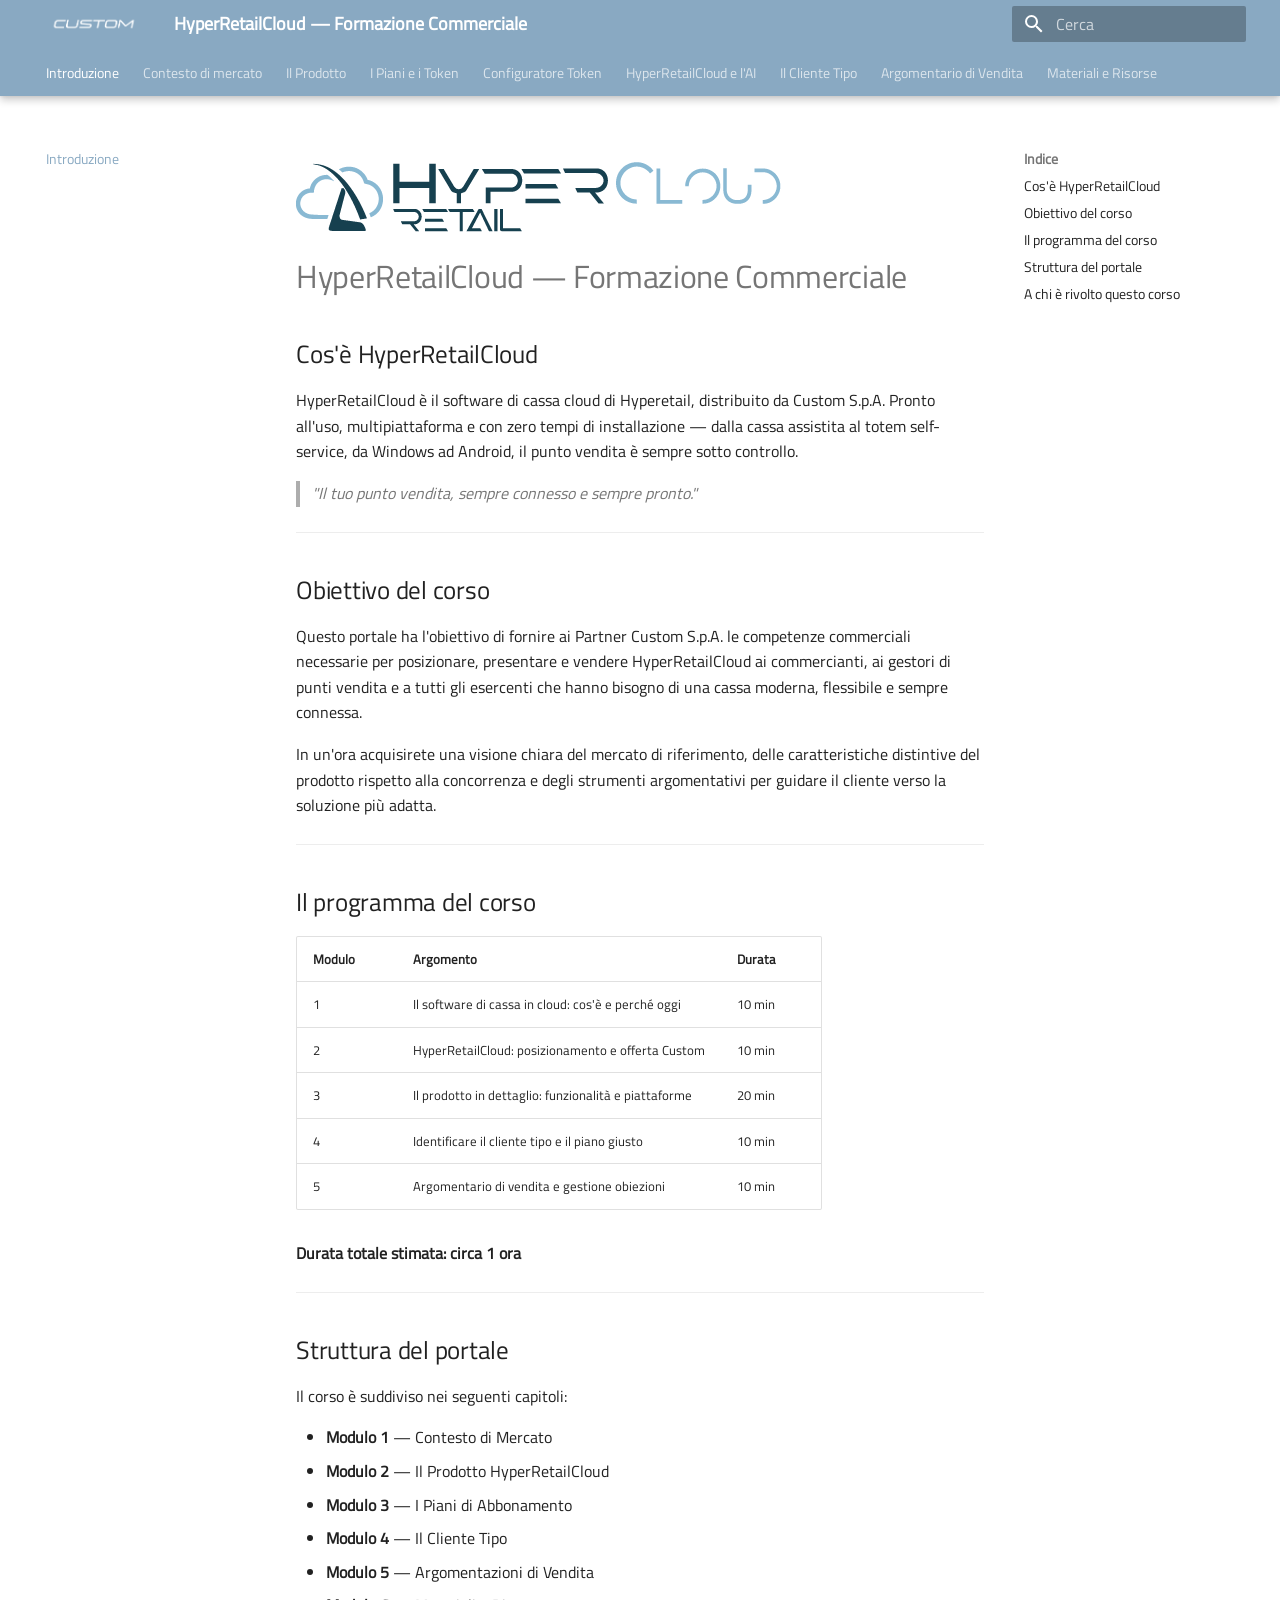
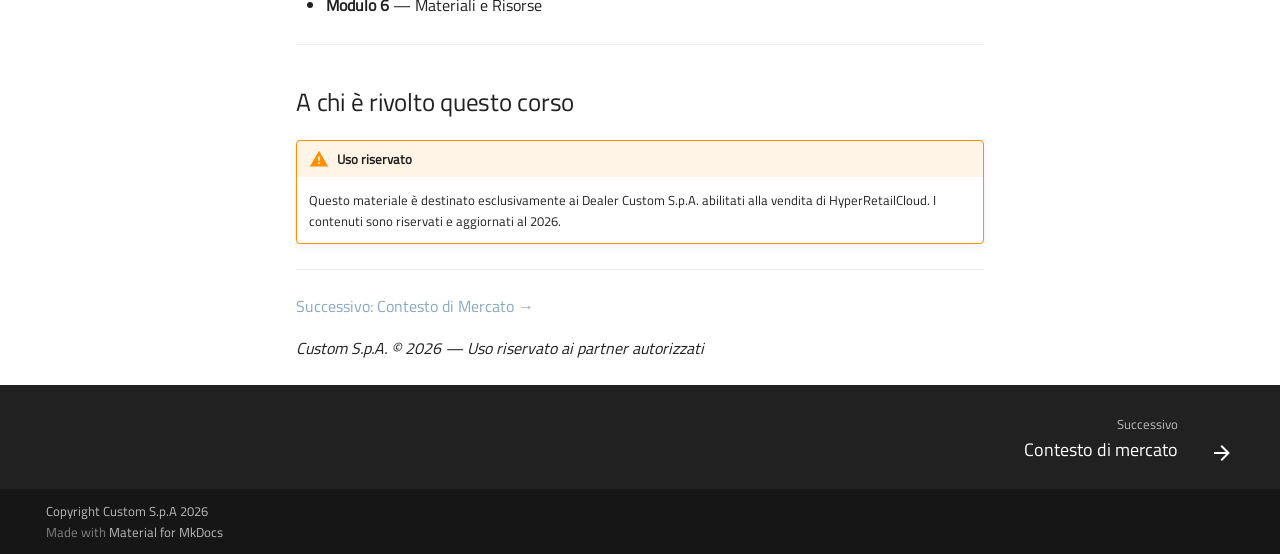
<file: index.html>
<!doctype html>
<html lang="it" class="no-js">
  <head>
    
      <meta charset="utf-8">
      <meta name="viewport" content="width=device-width,initial-scale=1">
      
      
        <meta name="author" content="Custom S.p.A.">
      
      
        <link rel="canonical" href="https://ivanrobuschi-custom.github.io/hypercloud-corso-commercial/">
      
      
      
      
        
      
      
      <link rel="icon" href="assets/icons/favicon.png">
      <meta name="generator" content="mkdocs-1.6.1, mkdocs-material-9.7.6">
    
    
      
        <title>HyperRetailCloud — Formazione Commerciale - HyperRetailCloud — Formazione Commerciale</title>
      
    
    
      <link rel="stylesheet" href="assets/stylesheets/main.484c7ddc.min.css">
      
        
        <link rel="stylesheet" href="assets/stylesheets/palette.ab4e12ef.min.css">
      
      


    
    
      
    
    
      
        
        
        <link rel="preconnect" href="https://fonts.gstatic.com" crossorigin>
        <link rel="stylesheet" href="https://fonts.googleapis.com/css?family=Roboto:300,300i,400,400i,700,700i%7CRoboto+Mono:400,400i,700,700i&display=fallback">
        <style>:root{--md-text-font:"Roboto";--md-code-font:"Roboto Mono"}</style>
      
    
    
      <link rel="stylesheet" href="stylesheets/extra.css">
    
    <script>__md_scope=new URL(".",location),__md_hash=e=>[...e].reduce(((e,_)=>(e<<5)-e+_.charCodeAt(0)),0),__md_get=(e,_=localStorage,t=__md_scope)=>JSON.parse(_.getItem(t.pathname+"."+e)),__md_set=(e,_,t=localStorage,a=__md_scope)=>{try{t.setItem(a.pathname+"."+e,JSON.stringify(_))}catch(e){}}</script>
    
      

    
    
  </head>
  
  
    
    
    
    
    
    <body dir="ltr" data-md-color-scheme="default" data-md-color-primary="custom" data-md-color-accent="indigo">
  
    
    <input class="md-toggle" data-md-toggle="drawer" type="checkbox" id="__drawer" autocomplete="off">
    <input class="md-toggle" data-md-toggle="search" type="checkbox" id="__search" autocomplete="off">
    <label class="md-overlay" for="__drawer"></label>
    <div data-md-component="skip">
      
    </div>
    <div data-md-component="announce">
      
    </div>
    
    
      

  

<header class="md-header md-header--shadow md-header--lifted" data-md-component="header">
  <nav class="md-header__inner md-grid" aria-label="Intestazione">
    <a href="." title="HyperRetailCloud — Formazione Commerciale" class="md-header__button md-logo" aria-label="HyperRetailCloud — Formazione Commerciale" data-md-component="logo">
      
  <img src="assets/icons/logo.png" alt="logo">

    </a>
    <label class="md-header__button md-icon" for="__drawer">
      
      <svg xmlns="http://www.w3.org/2000/svg" viewBox="0 0 24 24"><path d="M3 6h18v2H3zm0 5h18v2H3zm0 5h18v2H3z"/></svg>
    </label>
    <div class="md-header__title" data-md-component="header-title">
      <div class="md-header__ellipsis">
        <div class="md-header__topic">
          <span class="md-ellipsis">
            HyperRetailCloud — Formazione Commerciale
          </span>
        </div>
        <div class="md-header__topic" data-md-component="header-topic">
          <span class="md-ellipsis">
            
              HyperRetailCloud — Formazione Commerciale
            
          </span>
        </div>
      </div>
    </div>
    
      
    
    
    
    
      
      
        <label class="md-header__button md-icon" for="__search">
          
          <svg xmlns="http://www.w3.org/2000/svg" viewBox="0 0 24 24"><path d="M9.5 3A6.5 6.5 0 0 1 16 9.5c0 1.61-.59 3.09-1.56 4.23l.27.27h.79l5 5-1.5 1.5-5-5v-.79l-.27-.27A6.52 6.52 0 0 1 9.5 16 6.5 6.5 0 0 1 3 9.5 6.5 6.5 0 0 1 9.5 3m0 2C7 5 5 7 5 9.5S7 14 9.5 14 14 12 14 9.5 12 5 9.5 5"/></svg>
        </label>
        <div class="md-search" data-md-component="search" role="dialog">
  <label class="md-search__overlay" for="__search"></label>
  <div class="md-search__inner" role="search">
    <form class="md-search__form" name="search">
      <input type="text" class="md-search__input" name="query" aria-label="Cerca" placeholder="Cerca" autocapitalize="off" autocorrect="off" autocomplete="off" spellcheck="false" data-md-component="search-query" required>
      <label class="md-search__icon md-icon" for="__search">
        
        <svg xmlns="http://www.w3.org/2000/svg" viewBox="0 0 24 24"><path d="M9.5 3A6.5 6.5 0 0 1 16 9.5c0 1.61-.59 3.09-1.56 4.23l.27.27h.79l5 5-1.5 1.5-5-5v-.79l-.27-.27A6.52 6.52 0 0 1 9.5 16 6.5 6.5 0 0 1 3 9.5 6.5 6.5 0 0 1 9.5 3m0 2C7 5 5 7 5 9.5S7 14 9.5 14 14 12 14 9.5 12 5 9.5 5"/></svg>
        
        <svg xmlns="http://www.w3.org/2000/svg" viewBox="0 0 24 24"><path d="M20 11v2H8l5.5 5.5-1.42 1.42L4.16 12l7.92-7.92L13.5 5.5 8 11z"/></svg>
      </label>
      <nav class="md-search__options" aria-label="Cerca">
        
          <a href="javascript:void(0)" class="md-search__icon md-icon" title="Condividi" aria-label="Condividi" data-clipboard data-clipboard-text="" data-md-component="search-share" tabindex="-1">
            
            <svg xmlns="http://www.w3.org/2000/svg" viewBox="0 0 24 24"><path d="M18 16.08c-.76 0-1.44.3-1.96.77L8.91 12.7c.05-.23.09-.46.09-.7s-.04-.47-.09-.7l7.05-4.11c.54.5 1.25.81 2.04.81a3 3 0 0 0 3-3 3 3 0 0 0-3-3 3 3 0 0 0-3 3c0 .24.04.47.09.7L8.04 9.81C7.5 9.31 6.79 9 6 9a3 3 0 0 0-3 3 3 3 0 0 0 3 3c.79 0 1.5-.31 2.04-.81l7.12 4.15c-.05.21-.08.43-.08.66 0 1.61 1.31 2.91 2.92 2.91s2.92-1.3 2.92-2.91A2.92 2.92 0 0 0 18 16.08"/></svg>
          </a>
        
        <button type="reset" class="md-search__icon md-icon" title="Cancella" aria-label="Cancella" tabindex="-1">
          
          <svg xmlns="http://www.w3.org/2000/svg" viewBox="0 0 24 24"><path d="M19 6.41 17.59 5 12 10.59 6.41 5 5 6.41 10.59 12 5 17.59 6.41 19 12 13.41 17.59 19 19 17.59 13.41 12z"/></svg>
        </button>
      </nav>
      
        <div class="md-search__suggest" data-md-component="search-suggest"></div>
      
    </form>
    <div class="md-search__output">
      <div class="md-search__scrollwrap" tabindex="0" data-md-scrollfix>
        <div class="md-search-result" data-md-component="search-result">
          <div class="md-search-result__meta">
            Inizializza la ricerca
          </div>
          <ol class="md-search-result__list" role="presentation"></ol>
        </div>
      </div>
    </div>
  </div>
</div>
      
    
    
  </nav>
  
    
      
<nav class="md-tabs" aria-label="Tabs" data-md-component="tabs">
  <div class="md-grid">
    <ul class="md-tabs__list">
      
        
  
  
  
  
    <li class="md-tabs__item">
      <a href="introduzione/" class="md-tabs__link">
        
  
  
    
  
  Introduzione

      </a>
    </li>
  

      
        
  
  
  
  
    <li class="md-tabs__item">
      <a href="contesto_mercato/" class="md-tabs__link">
        
  
  
    
  
  Contesto di mercato

      </a>
    </li>
  

      
        
  
  
  
  
    <li class="md-tabs__item">
      <a href="il_prodotto/" class="md-tabs__link">
        
  
  
    
  
  Il Prodotto

      </a>
    </li>
  

      
        
  
  
  
  
    <li class="md-tabs__item">
      <a href="i_piani/" class="md-tabs__link">
        
  
  
    
  
  I Piani e i Token

      </a>
    </li>
  

      
        
  
  
  
  
    <li class="md-tabs__item">
      <a href="configuratore/" class="md-tabs__link">
        
  
  
    
  
  Configuratore Token

      </a>
    </li>
  

      
        
  
  
  
  
    <li class="md-tabs__item">
      <a href="ai/" class="md-tabs__link">
        
  
  
    
  
  HyperRetailCloud e l'AI

      </a>
    </li>
  

      
        
  
  
  
  
    <li class="md-tabs__item">
      <a href="il_cliente_tipo/" class="md-tabs__link">
        
  
  
    
  
  Il Cliente Tipo

      </a>
    </li>
  

      
        
  
  
  
  
    <li class="md-tabs__item">
      <a href="argomentazioni_di_vendita/" class="md-tabs__link">
        
  
  
    
  
  Argomentario di Vendita

      </a>
    </li>
  

      
        
  
  
  
  
    <li class="md-tabs__item">
      <a href="risorse_e_materiali/" class="md-tabs__link">
        
  
  
    
  
  Materiali e Risorse

      </a>
    </li>
  

      
    </ul>
  </div>
</nav>
    
  
</header>
    
    <div class="md-container" data-md-component="container">
      
      
        
      
      <main class="md-main" data-md-component="main">
        <div class="md-main__inner md-grid">
          
            
              
              <div class="md-sidebar md-sidebar--primary" data-md-component="sidebar" data-md-type="navigation" >
                <div class="md-sidebar__scrollwrap">
                  <div class="md-sidebar__inner">
                    


  


<nav class="md-nav md-nav--primary md-nav--lifted" aria-label="Navigazione" data-md-level="0">
  <label class="md-nav__title" for="__drawer">
    <a href="." title="HyperRetailCloud — Formazione Commerciale" class="md-nav__button md-logo" aria-label="HyperRetailCloud — Formazione Commerciale" data-md-component="logo">
      
  <img src="assets/icons/logo.png" alt="logo">

    </a>
    HyperRetailCloud — Formazione Commerciale
  </label>
  
  <ul class="md-nav__list" data-md-scrollfix>
    
      
      
  
  
  
  
    <li class="md-nav__item">
      <a href="introduzione/" class="md-nav__link">
        
  
  
  <span class="md-ellipsis">
    
  
    Introduzione
  

    
  </span>
  
  

      </a>
    </li>
  

    
      
      
  
  
  
  
    <li class="md-nav__item">
      <a href="contesto_mercato/" class="md-nav__link">
        
  
  
  <span class="md-ellipsis">
    
  
    Contesto di mercato
  

    
  </span>
  
  

      </a>
    </li>
  

    
      
      
  
  
  
  
    <li class="md-nav__item">
      <a href="il_prodotto/" class="md-nav__link">
        
  
  
  <span class="md-ellipsis">
    
  
    Il Prodotto
  

    
  </span>
  
  

      </a>
    </li>
  

    
      
      
  
  
  
  
    <li class="md-nav__item">
      <a href="i_piani/" class="md-nav__link">
        
  
  
  <span class="md-ellipsis">
    
  
    I Piani e i Token
  

    
  </span>
  
  

      </a>
    </li>
  

    
      
      
  
  
  
  
    <li class="md-nav__item">
      <a href="configuratore/" class="md-nav__link">
        
  
  
  <span class="md-ellipsis">
    
  
    Configuratore Token
  

    
  </span>
  
  

      </a>
    </li>
  

    
      
      
  
  
  
  
    <li class="md-nav__item">
      <a href="ai/" class="md-nav__link">
        
  
  
  <span class="md-ellipsis">
    
  
    HyperRetailCloud e l'AI
  

    
  </span>
  
  

      </a>
    </li>
  

    
      
      
  
  
  
  
    <li class="md-nav__item">
      <a href="il_cliente_tipo/" class="md-nav__link">
        
  
  
  <span class="md-ellipsis">
    
  
    Il Cliente Tipo
  

    
  </span>
  
  

      </a>
    </li>
  

    
      
      
  
  
  
  
    <li class="md-nav__item">
      <a href="argomentazioni_di_vendita/" class="md-nav__link">
        
  
  
  <span class="md-ellipsis">
    
  
    Argomentario di Vendita
  

    
  </span>
  
  

      </a>
    </li>
  

    
      
      
  
  
  
  
    <li class="md-nav__item">
      <a href="risorse_e_materiali/" class="md-nav__link">
        
  
  
  <span class="md-ellipsis">
    
  
    Materiali e Risorse
  

    
  </span>
  
  

      </a>
    </li>
  

    
  </ul>
</nav>
                  </div>
                </div>
              </div>
            
            
              
              <div class="md-sidebar md-sidebar--secondary" data-md-component="sidebar" data-md-type="toc" >
                <div class="md-sidebar__scrollwrap">
                  <div class="md-sidebar__inner">
                    

<nav class="md-nav md-nav--secondary" aria-label="Indice">
  
  
  
  
</nav>
                  </div>
                </div>
              </div>
            
          
          
            <div class="md-content" data-md-component="content">
              
                




              
              <article class="md-content__inner md-typeset">
                
                  



  <h1>HyperRetailCloud — Formazione Commerciale</h1>

<p><meta http-equiv="refresh" content="0; url=introduzione/"></p>







  
  






                
              </article>
            </div>
          
          
<script>var target=document.getElementById(location.hash.slice(1));target&&target.name&&(target.checked=target.name.startsWith("__tabbed_"))</script>
        </div>
        
          <button type="button" class="md-top md-icon" data-md-component="top" hidden>
  
  <svg xmlns="http://www.w3.org/2000/svg" viewBox="0 0 24 24"><path d="M13 20h-2V8l-5.5 5.5-1.42-1.42L12 4.16l7.92 7.92-1.42 1.42L13 8z"/></svg>
  Torna su
</button>
        
      </main>
      
        <footer class="md-footer">
  
    
  
  <div class="md-footer-meta md-typeset">
    <div class="md-footer-meta__inner md-grid">
      <div class="md-copyright">
  
    <div class="md-copyright__highlight">
      Copyright Custom S.p.A 2026
    </div>
  
  
    Made with
    <a href="https://squidfunk.github.io/mkdocs-material/" target="_blank" rel="noopener">
      Material for MkDocs
    </a>
  
</div>
      
    </div>
  </div>
</footer>
      
    </div>
    <div class="md-dialog" data-md-component="dialog">
      <div class="md-dialog__inner md-typeset"></div>
    </div>
    
      <div class="md-progress" data-md-component="progress" role="progressbar"></div>
    
    
    
      
      
      <script id="__config" type="application/json">{"annotate": null, "base": ".", "features": ["navigation.instant", "navigation.instant.prefetch", "navigation.instant.preview", "navigation.instant.progress", "navigation.tracking", "navigation.tabs", "navigation.tabs.sticky", "navigation.path", "navigation.sections", "navigation.prune", "navigation.indexes", "navigation.top", "search.suggest", "search.highlight", "search.share", "navigation.footer"], "search": "assets/javascripts/workers/search.2c215733.min.js", "tags": null, "translations": {"clipboard.copied": "Copiato", "clipboard.copy": "Copia", "search.result.more.one": "1 altro in questa pagina", "search.result.more.other": "# altri in questa pagina", "search.result.none": "Nessun documento trovato", "search.result.one": "1 documento trovato", "search.result.other": "# documenti trovati", "search.result.placeholder": "Scrivi per iniziare a cercare", "search.result.term.missing": "Non presente", "select.version": "Seleziona la versione"}, "version": null}</script>
    
    
      <script src="assets/javascripts/bundle.79ae519e.min.js"></script>
      
    
  </body>
</html>
</file>
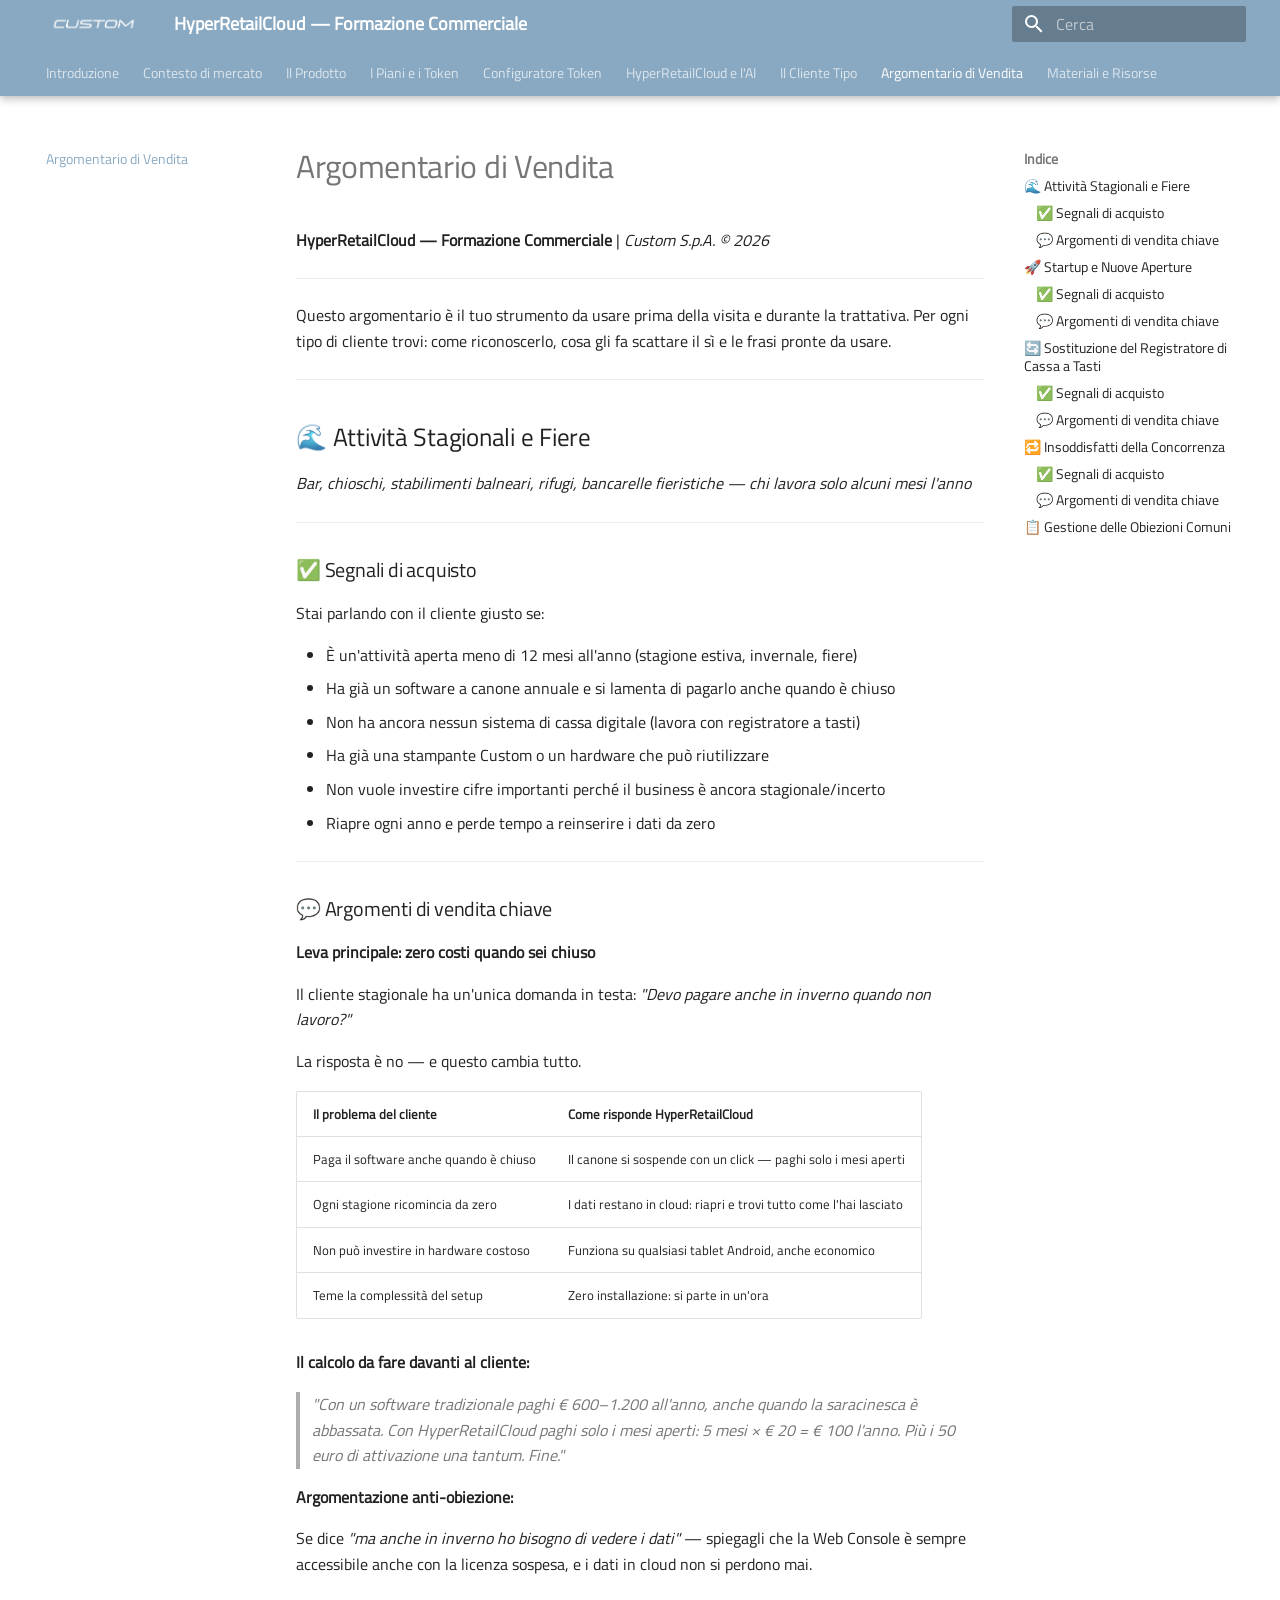
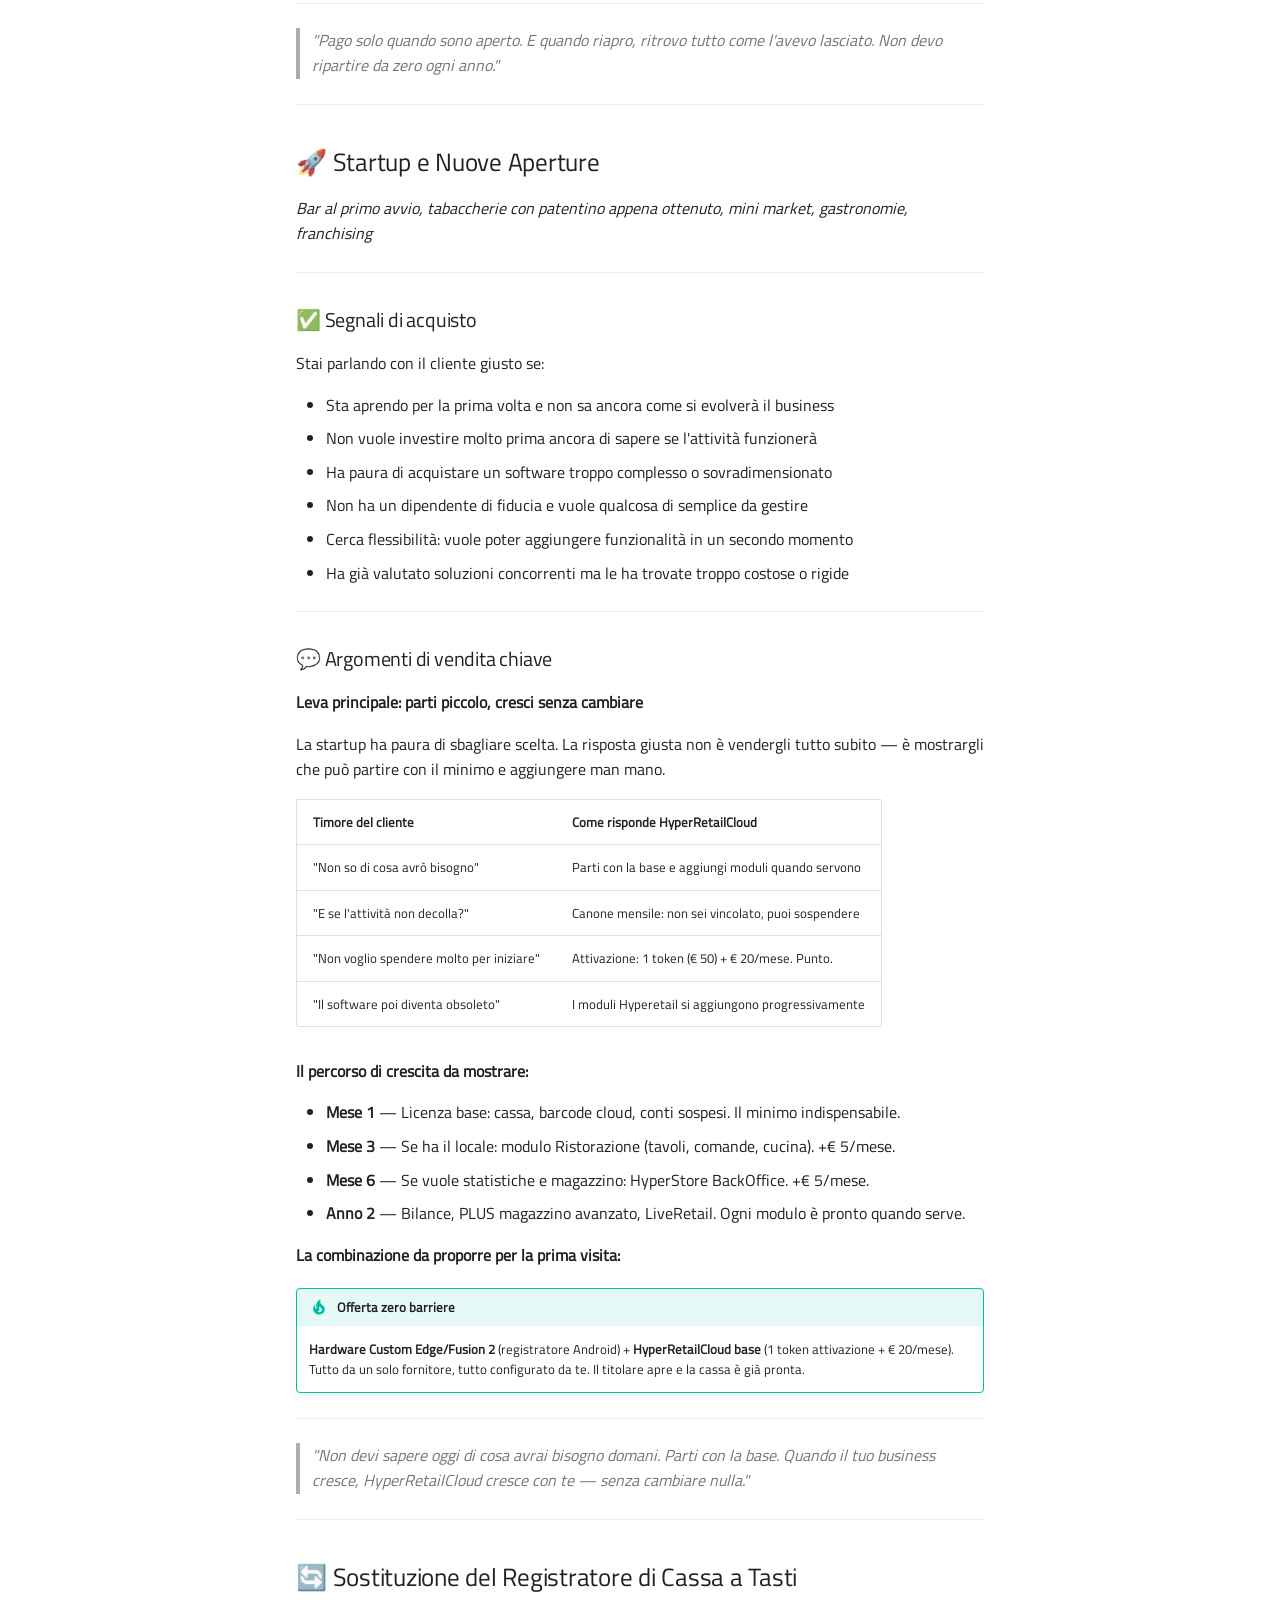
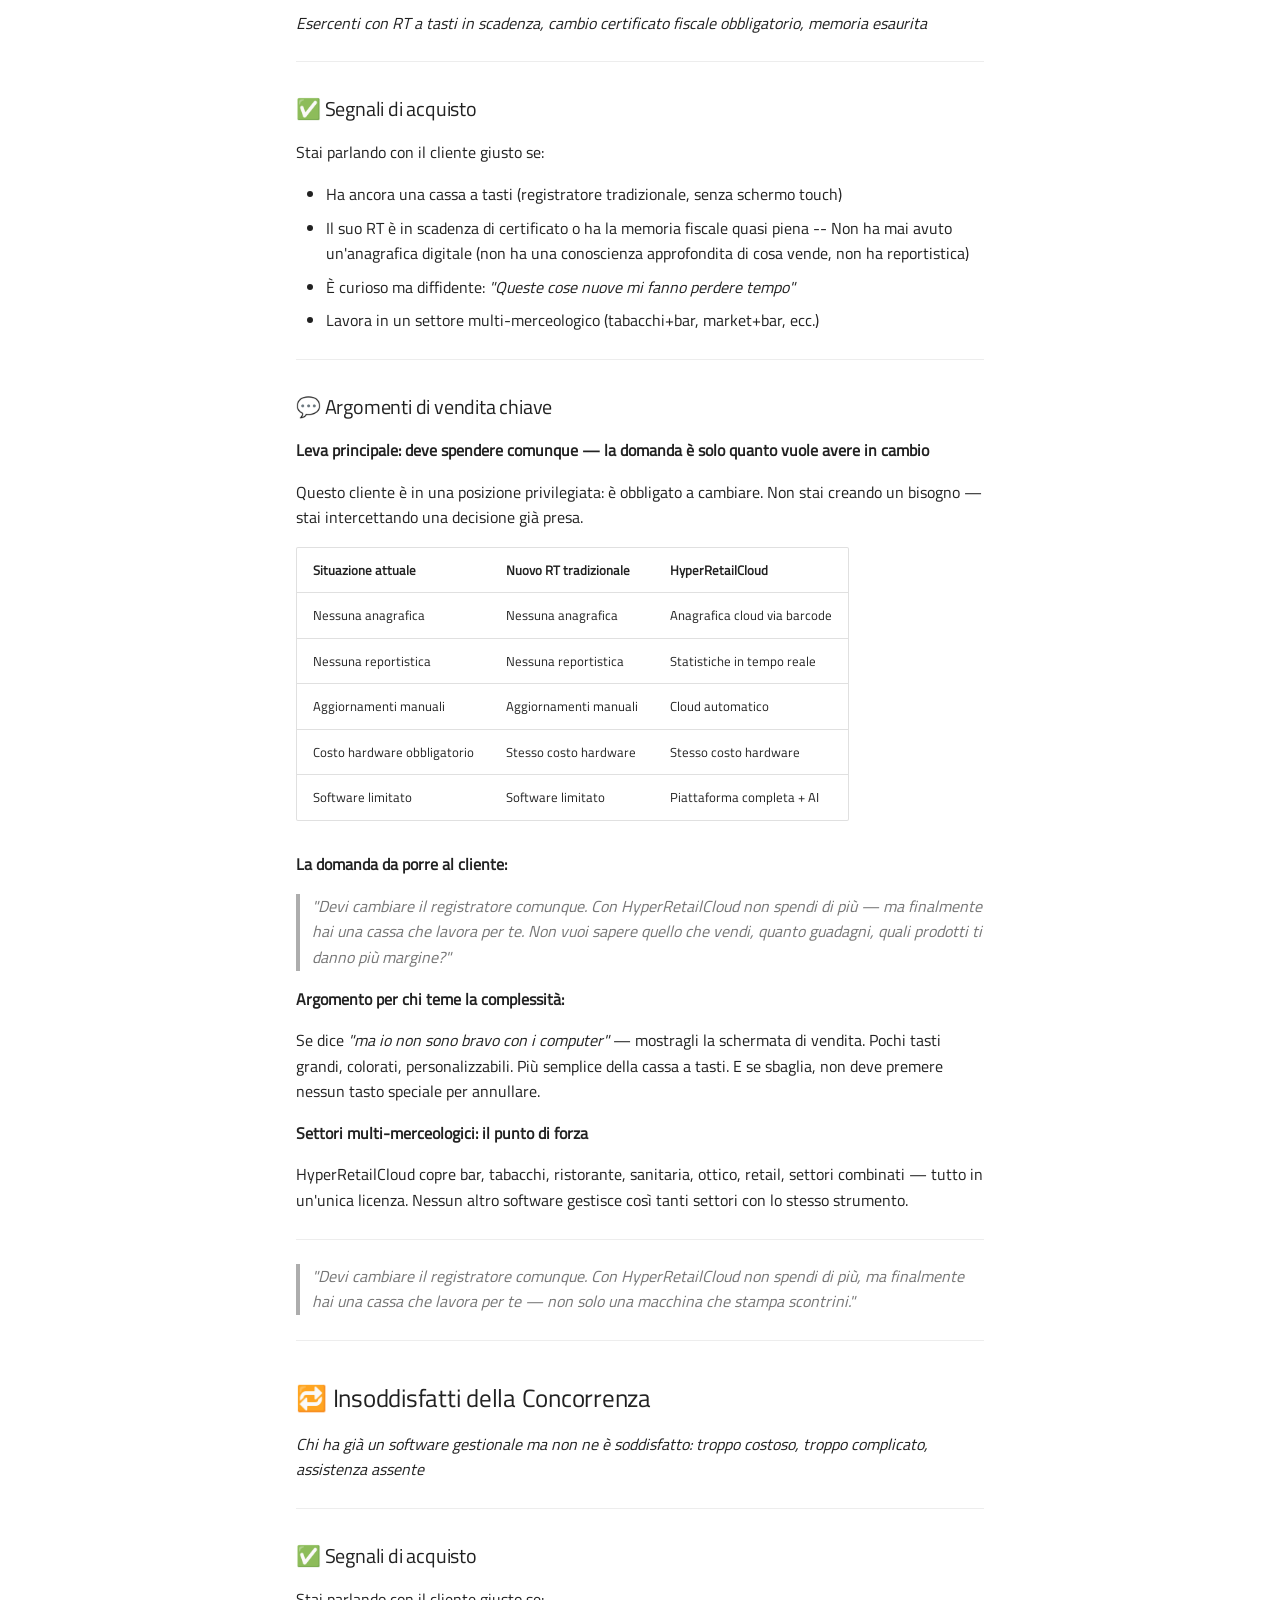
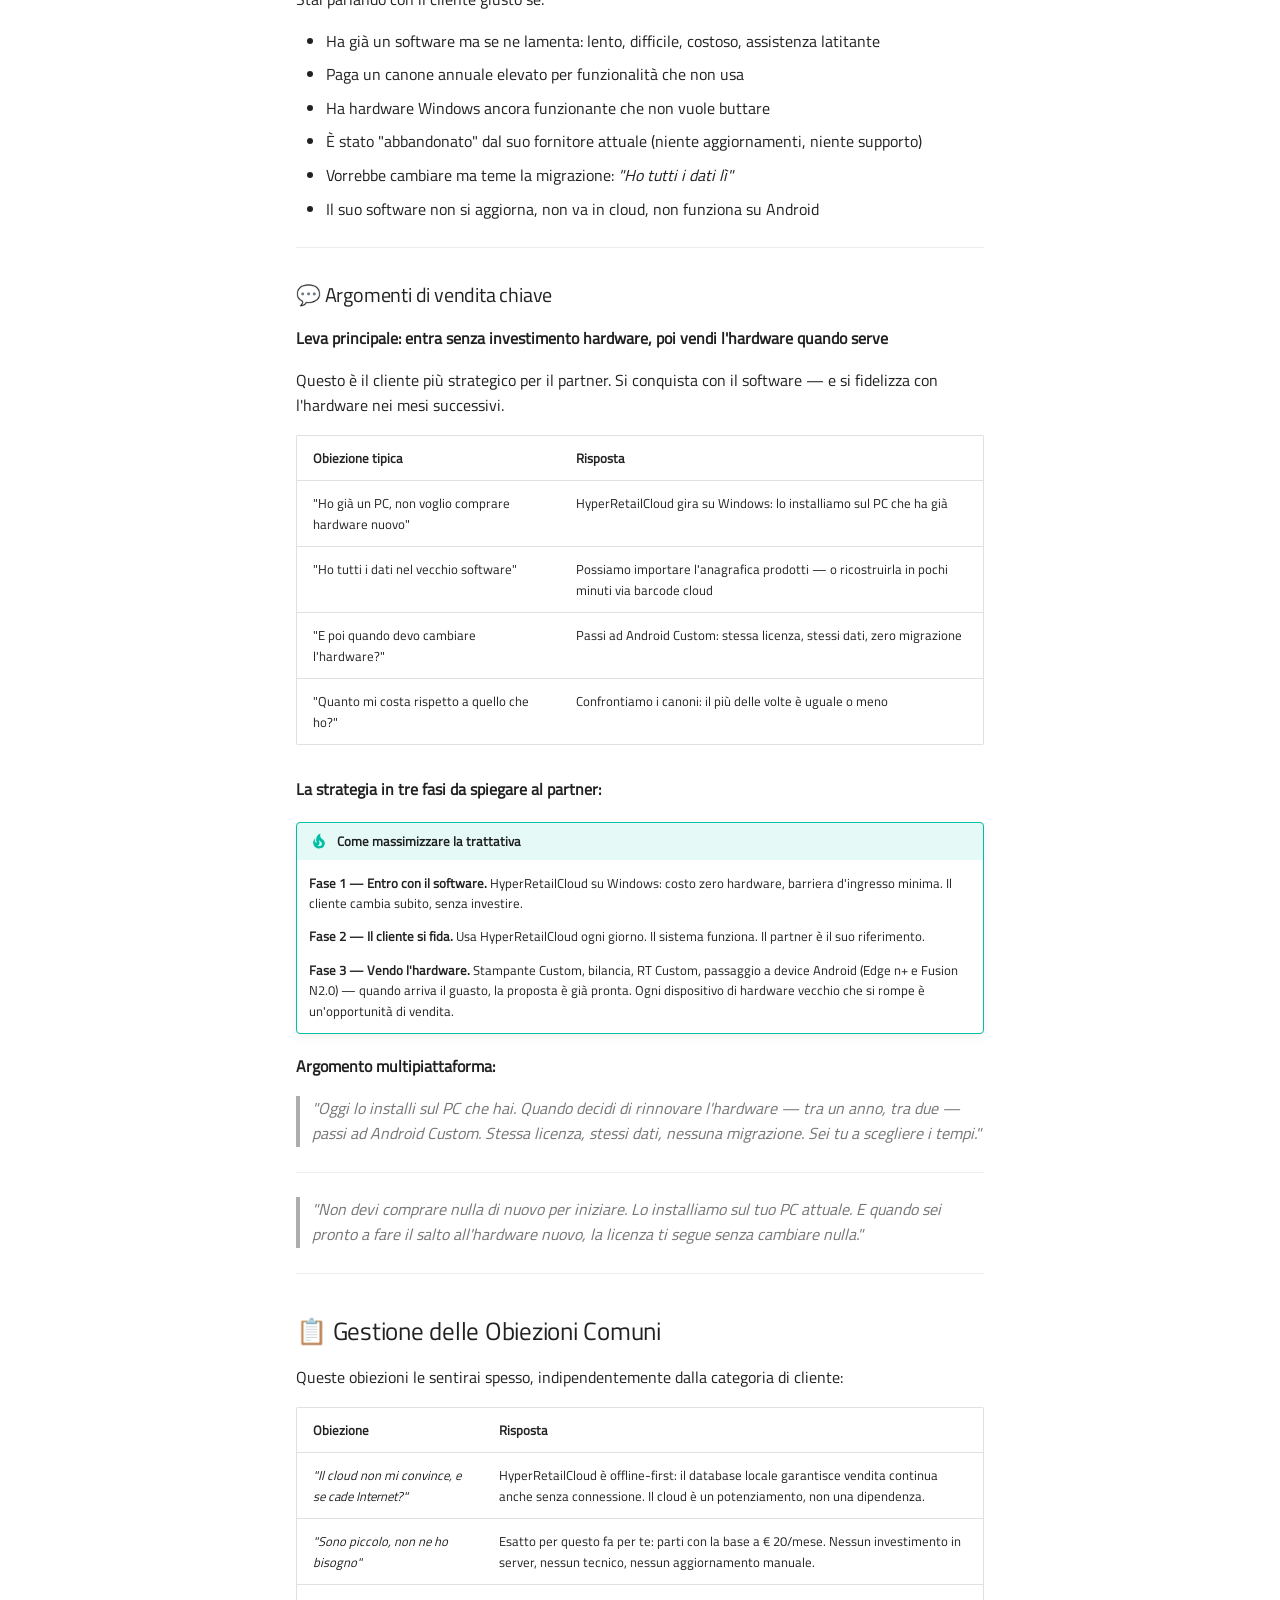
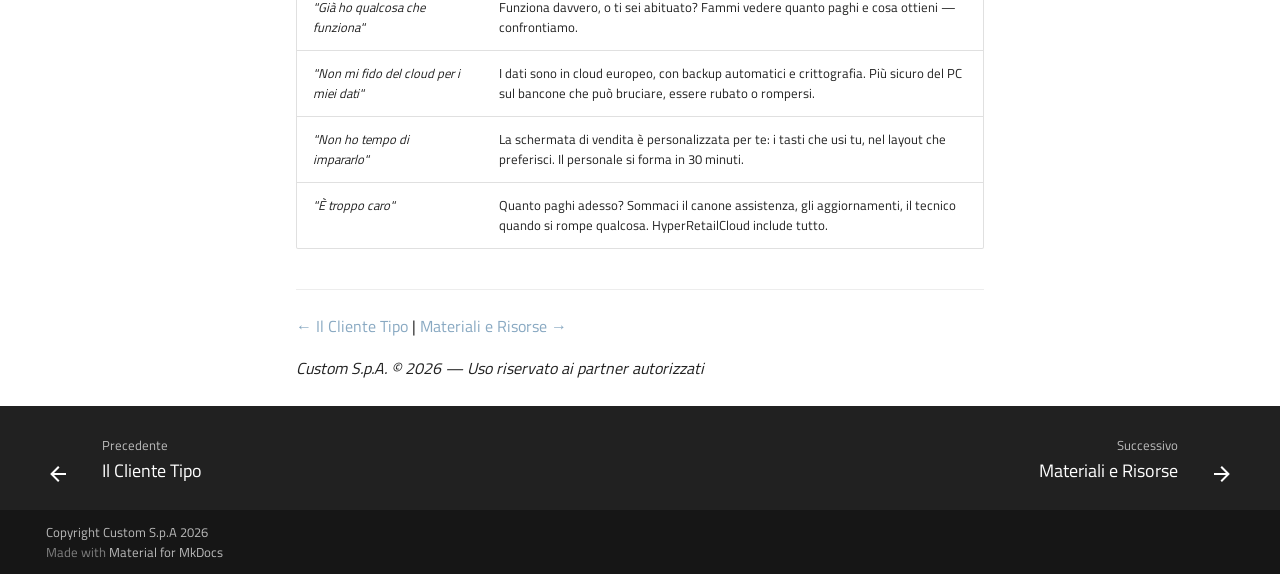
<file: argomentazioni_di_vendita/index.html>
<!doctype html>
<html lang="it" class="no-js">
  <head>
    
      <meta charset="utf-8">
      <meta name="viewport" content="width=device-width,initial-scale=1">
      
      
        <meta name="author" content="Custom S.p.A.">
      
      
        <link rel="canonical" href="https://ivanrobuschi-custom.github.io/hypercloud-corso-commercial/argomentazioni_di_vendita/">
      
      
        <link rel="prev" href="../il_cliente_tipo/">
      
      
        <link rel="next" href="../risorse_e_materiali/">
      
      
        
      
      
      <link rel="icon" href="../assets/icons/favicon.png">
      <meta name="generator" content="mkdocs-1.6.1, mkdocs-material-9.7.6">
    
    
      
        <title>Argomentario di Vendita HyperRetailCloud - HyperRetailCloud — Formazione Commerciale</title>
      
    
    
      <link rel="stylesheet" href="../assets/stylesheets/main.484c7ddc.min.css">
      
        
        <link rel="stylesheet" href="../assets/stylesheets/palette.ab4e12ef.min.css">
      
      


    
    
      
    
    
      
        
        
        <link rel="preconnect" href="https://fonts.gstatic.com" crossorigin>
        <link rel="stylesheet" href="https://fonts.googleapis.com/css?family=Roboto:300,300i,400,400i,700,700i%7CRoboto+Mono:400,400i,700,700i&display=fallback">
        <style>:root{--md-text-font:"Roboto";--md-code-font:"Roboto Mono"}</style>
      
    
    
      <link rel="stylesheet" href="../stylesheets/extra.css">
    
    <script>__md_scope=new URL("..",location),__md_hash=e=>[...e].reduce(((e,_)=>(e<<5)-e+_.charCodeAt(0)),0),__md_get=(e,_=localStorage,t=__md_scope)=>JSON.parse(_.getItem(t.pathname+"."+e)),__md_set=(e,_,t=localStorage,a=__md_scope)=>{try{t.setItem(a.pathname+"."+e,JSON.stringify(_))}catch(e){}}</script>
    
      

    
    
  </head>
  
  
    
    
    
    
    
    <body dir="ltr" data-md-color-scheme="default" data-md-color-primary="custom" data-md-color-accent="indigo">
  
    
    <input class="md-toggle" data-md-toggle="drawer" type="checkbox" id="__drawer" autocomplete="off">
    <input class="md-toggle" data-md-toggle="search" type="checkbox" id="__search" autocomplete="off">
    <label class="md-overlay" for="__drawer"></label>
    <div data-md-component="skip">
      
        
        <a href="#argomentario-di-vendita" class="md-skip">
          Vai al contenuto
        </a>
      
    </div>
    <div data-md-component="announce">
      
    </div>
    
    
      

  

<header class="md-header md-header--shadow md-header--lifted" data-md-component="header">
  <nav class="md-header__inner md-grid" aria-label="Intestazione">
    <a href=".." title="HyperRetailCloud — Formazione Commerciale" class="md-header__button md-logo" aria-label="HyperRetailCloud — Formazione Commerciale" data-md-component="logo">
      
  <img src="../assets/icons/logo.png" alt="logo">

    </a>
    <label class="md-header__button md-icon" for="__drawer">
      
      <svg xmlns="http://www.w3.org/2000/svg" viewBox="0 0 24 24"><path d="M3 6h18v2H3zm0 5h18v2H3zm0 5h18v2H3z"/></svg>
    </label>
    <div class="md-header__title" data-md-component="header-title">
      <div class="md-header__ellipsis">
        <div class="md-header__topic">
          <span class="md-ellipsis">
            HyperRetailCloud — Formazione Commerciale
          </span>
        </div>
        <div class="md-header__topic" data-md-component="header-topic">
          <span class="md-ellipsis">
            
              Argomentario di Vendita HyperRetailCloud
            
          </span>
        </div>
      </div>
    </div>
    
      
    
    
    
    
      
      
        <label class="md-header__button md-icon" for="__search">
          
          <svg xmlns="http://www.w3.org/2000/svg" viewBox="0 0 24 24"><path d="M9.5 3A6.5 6.5 0 0 1 16 9.5c0 1.61-.59 3.09-1.56 4.23l.27.27h.79l5 5-1.5 1.5-5-5v-.79l-.27-.27A6.52 6.52 0 0 1 9.5 16 6.5 6.5 0 0 1 3 9.5 6.5 6.5 0 0 1 9.5 3m0 2C7 5 5 7 5 9.5S7 14 9.5 14 14 12 14 9.5 12 5 9.5 5"/></svg>
        </label>
        <div class="md-search" data-md-component="search" role="dialog">
  <label class="md-search__overlay" for="__search"></label>
  <div class="md-search__inner" role="search">
    <form class="md-search__form" name="search">
      <input type="text" class="md-search__input" name="query" aria-label="Cerca" placeholder="Cerca" autocapitalize="off" autocorrect="off" autocomplete="off" spellcheck="false" data-md-component="search-query" required>
      <label class="md-search__icon md-icon" for="__search">
        
        <svg xmlns="http://www.w3.org/2000/svg" viewBox="0 0 24 24"><path d="M9.5 3A6.5 6.5 0 0 1 16 9.5c0 1.61-.59 3.09-1.56 4.23l.27.27h.79l5 5-1.5 1.5-5-5v-.79l-.27-.27A6.52 6.52 0 0 1 9.5 16 6.5 6.5 0 0 1 3 9.5 6.5 6.5 0 0 1 9.5 3m0 2C7 5 5 7 5 9.5S7 14 9.5 14 14 12 14 9.5 12 5 9.5 5"/></svg>
        
        <svg xmlns="http://www.w3.org/2000/svg" viewBox="0 0 24 24"><path d="M20 11v2H8l5.5 5.5-1.42 1.42L4.16 12l7.92-7.92L13.5 5.5 8 11z"/></svg>
      </label>
      <nav class="md-search__options" aria-label="Cerca">
        
          <a href="javascript:void(0)" class="md-search__icon md-icon" title="Condividi" aria-label="Condividi" data-clipboard data-clipboard-text="" data-md-component="search-share" tabindex="-1">
            
            <svg xmlns="http://www.w3.org/2000/svg" viewBox="0 0 24 24"><path d="M18 16.08c-.76 0-1.44.3-1.96.77L8.91 12.7c.05-.23.09-.46.09-.7s-.04-.47-.09-.7l7.05-4.11c.54.5 1.25.81 2.04.81a3 3 0 0 0 3-3 3 3 0 0 0-3-3 3 3 0 0 0-3 3c0 .24.04.47.09.7L8.04 9.81C7.5 9.31 6.79 9 6 9a3 3 0 0 0-3 3 3 3 0 0 0 3 3c.79 0 1.5-.31 2.04-.81l7.12 4.15c-.05.21-.08.43-.08.66 0 1.61 1.31 2.91 2.92 2.91s2.92-1.3 2.92-2.91A2.92 2.92 0 0 0 18 16.08"/></svg>
          </a>
        
        <button type="reset" class="md-search__icon md-icon" title="Cancella" aria-label="Cancella" tabindex="-1">
          
          <svg xmlns="http://www.w3.org/2000/svg" viewBox="0 0 24 24"><path d="M19 6.41 17.59 5 12 10.59 6.41 5 5 6.41 10.59 12 5 17.59 6.41 19 12 13.41 17.59 19 19 17.59 13.41 12z"/></svg>
        </button>
      </nav>
      
        <div class="md-search__suggest" data-md-component="search-suggest"></div>
      
    </form>
    <div class="md-search__output">
      <div class="md-search__scrollwrap" tabindex="0" data-md-scrollfix>
        <div class="md-search-result" data-md-component="search-result">
          <div class="md-search-result__meta">
            Inizializza la ricerca
          </div>
          <ol class="md-search-result__list" role="presentation"></ol>
        </div>
      </div>
    </div>
  </div>
</div>
      
    
    
  </nav>
  
    
      
<nav class="md-tabs" aria-label="Tabs" data-md-component="tabs">
  <div class="md-grid">
    <ul class="md-tabs__list">
      
        
  
  
  
  
    <li class="md-tabs__item">
      <a href="../introduzione/" class="md-tabs__link">
        
  
  
    
  
  Introduzione

      </a>
    </li>
  

      
        
  
  
  
  
    <li class="md-tabs__item">
      <a href="../contesto_mercato/" class="md-tabs__link">
        
  
  
    
  
  Contesto di mercato

      </a>
    </li>
  

      
        
  
  
  
  
    <li class="md-tabs__item">
      <a href="../il_prodotto/" class="md-tabs__link">
        
  
  
    
  
  Il Prodotto

      </a>
    </li>
  

      
        
  
  
  
  
    <li class="md-tabs__item">
      <a href="../i_piani/" class="md-tabs__link">
        
  
  
    
  
  I Piani e i Token

      </a>
    </li>
  

      
        
  
  
  
  
    <li class="md-tabs__item">
      <a href="../configuratore/" class="md-tabs__link">
        
  
  
    
  
  Configuratore Token

      </a>
    </li>
  

      
        
  
  
  
  
    <li class="md-tabs__item">
      <a href="../ai/" class="md-tabs__link">
        
  
  
    
  
  HyperRetailCloud e l'AI

      </a>
    </li>
  

      
        
  
  
  
  
    <li class="md-tabs__item">
      <a href="../il_cliente_tipo/" class="md-tabs__link">
        
  
  
    
  
  Il Cliente Tipo

      </a>
    </li>
  

      
        
  
  
  
    
  
  
    <li class="md-tabs__item md-tabs__item--active">
      <a href="./" class="md-tabs__link">
        
  
  
    
  
  Argomentario di Vendita

      </a>
    </li>
  

      
        
  
  
  
  
    <li class="md-tabs__item">
      <a href="../risorse_e_materiali/" class="md-tabs__link">
        
  
  
    
  
  Materiali e Risorse

      </a>
    </li>
  

      
    </ul>
  </div>
</nav>
    
  
</header>
    
    <div class="md-container" data-md-component="container">
      
      
        
      
      <main class="md-main" data-md-component="main">
        <div class="md-main__inner md-grid">
          
            
              
              <div class="md-sidebar md-sidebar--primary" data-md-component="sidebar" data-md-type="navigation" >
                <div class="md-sidebar__scrollwrap">
                  <div class="md-sidebar__inner">
                    


  


<nav class="md-nav md-nav--primary md-nav--lifted" aria-label="Navigazione" data-md-level="0">
  <label class="md-nav__title" for="__drawer">
    <a href=".." title="HyperRetailCloud — Formazione Commerciale" class="md-nav__button md-logo" aria-label="HyperRetailCloud — Formazione Commerciale" data-md-component="logo">
      
  <img src="../assets/icons/logo.png" alt="logo">

    </a>
    HyperRetailCloud — Formazione Commerciale
  </label>
  
  <ul class="md-nav__list" data-md-scrollfix>
    
      
      
  
  
  
  
    <li class="md-nav__item">
      <a href="../introduzione/" class="md-nav__link">
        
  
  
  <span class="md-ellipsis">
    
  
    Introduzione
  

    
  </span>
  
  

      </a>
    </li>
  

    
      
      
  
  
  
  
    <li class="md-nav__item">
      <a href="../contesto_mercato/" class="md-nav__link">
        
  
  
  <span class="md-ellipsis">
    
  
    Contesto di mercato
  

    
  </span>
  
  

      </a>
    </li>
  

    
      
      
  
  
  
  
    <li class="md-nav__item">
      <a href="../il_prodotto/" class="md-nav__link">
        
  
  
  <span class="md-ellipsis">
    
  
    Il Prodotto
  

    
  </span>
  
  

      </a>
    </li>
  

    
      
      
  
  
  
  
    <li class="md-nav__item">
      <a href="../i_piani/" class="md-nav__link">
        
  
  
  <span class="md-ellipsis">
    
  
    I Piani e i Token
  

    
  </span>
  
  

      </a>
    </li>
  

    
      
      
  
  
  
  
    <li class="md-nav__item">
      <a href="../configuratore/" class="md-nav__link">
        
  
  
  <span class="md-ellipsis">
    
  
    Configuratore Token
  

    
  </span>
  
  

      </a>
    </li>
  

    
      
      
  
  
  
  
    <li class="md-nav__item">
      <a href="../ai/" class="md-nav__link">
        
  
  
  <span class="md-ellipsis">
    
  
    HyperRetailCloud e l'AI
  

    
  </span>
  
  

      </a>
    </li>
  

    
      
      
  
  
  
  
    <li class="md-nav__item">
      <a href="../il_cliente_tipo/" class="md-nav__link">
        
  
  
  <span class="md-ellipsis">
    
  
    Il Cliente Tipo
  

    
  </span>
  
  

      </a>
    </li>
  

    
      
      
  
  
    
  
  
  
    <li class="md-nav__item md-nav__item--active">
      
      <input class="md-nav__toggle md-toggle" type="checkbox" id="__toc">
      
      
        
      
      
        <label class="md-nav__link md-nav__link--active" for="__toc">
          
  
  
  <span class="md-ellipsis">
    
  
    Argomentario di Vendita
  

    
  </span>
  
  

          <span class="md-nav__icon md-icon"></span>
        </label>
      
      <a href="./" class="md-nav__link md-nav__link--active">
        
  
  
  <span class="md-ellipsis">
    
  
    Argomentario di Vendita
  

    
  </span>
  
  

      </a>
      
        

<nav class="md-nav md-nav--secondary" aria-label="Indice">
  
  
  
    
  
  
    <label class="md-nav__title" for="__toc">
      <span class="md-nav__icon md-icon"></span>
      Indice
    </label>
    <ul class="md-nav__list" data-md-component="toc" data-md-scrollfix>
      
        <li class="md-nav__item">
  <a href="#attivita-stagionali-e-fiere" class="md-nav__link">
    <span class="md-ellipsis">
      
        🌊 Attività Stagionali e Fiere
      
    </span>
  </a>
  
    <nav class="md-nav" aria-label="🌊 Attività Stagionali e Fiere">
      <ul class="md-nav__list">
        
          <li class="md-nav__item">
  <a href="#segnali-di-acquisto" class="md-nav__link">
    <span class="md-ellipsis">
      
        ✅ Segnali di acquisto
      
    </span>
  </a>
  
</li>
        
          <li class="md-nav__item">
  <a href="#argomenti-di-vendita-chiave" class="md-nav__link">
    <span class="md-ellipsis">
      
        💬 Argomenti di vendita chiave
      
    </span>
  </a>
  
</li>
        
      </ul>
    </nav>
  
</li>
      
        <li class="md-nav__item">
  <a href="#startup-e-nuove-aperture" class="md-nav__link">
    <span class="md-ellipsis">
      
        🚀 Startup e Nuove Aperture
      
    </span>
  </a>
  
    <nav class="md-nav" aria-label="🚀 Startup e Nuove Aperture">
      <ul class="md-nav__list">
        
          <li class="md-nav__item">
  <a href="#segnali-di-acquisto_1" class="md-nav__link">
    <span class="md-ellipsis">
      
        ✅ Segnali di acquisto
      
    </span>
  </a>
  
</li>
        
          <li class="md-nav__item">
  <a href="#argomenti-di-vendita-chiave_1" class="md-nav__link">
    <span class="md-ellipsis">
      
        💬 Argomenti di vendita chiave
      
    </span>
  </a>
  
</li>
        
      </ul>
    </nav>
  
</li>
      
        <li class="md-nav__item">
  <a href="#sostituzione-del-registratore-di-cassa-a-tasti" class="md-nav__link">
    <span class="md-ellipsis">
      
        🔄 Sostituzione del Registratore di Cassa a Tasti
      
    </span>
  </a>
  
    <nav class="md-nav" aria-label="🔄 Sostituzione del Registratore di Cassa a Tasti">
      <ul class="md-nav__list">
        
          <li class="md-nav__item">
  <a href="#segnali-di-acquisto_2" class="md-nav__link">
    <span class="md-ellipsis">
      
        ✅ Segnali di acquisto
      
    </span>
  </a>
  
</li>
        
          <li class="md-nav__item">
  <a href="#argomenti-di-vendita-chiave_2" class="md-nav__link">
    <span class="md-ellipsis">
      
        💬 Argomenti di vendita chiave
      
    </span>
  </a>
  
</li>
        
      </ul>
    </nav>
  
</li>
      
        <li class="md-nav__item">
  <a href="#insoddisfatti-della-concorrenza" class="md-nav__link">
    <span class="md-ellipsis">
      
        🔁 Insoddisfatti della Concorrenza
      
    </span>
  </a>
  
    <nav class="md-nav" aria-label="🔁 Insoddisfatti della Concorrenza">
      <ul class="md-nav__list">
        
          <li class="md-nav__item">
  <a href="#segnali-di-acquisto_3" class="md-nav__link">
    <span class="md-ellipsis">
      
        ✅ Segnali di acquisto
      
    </span>
  </a>
  
</li>
        
          <li class="md-nav__item">
  <a href="#argomenti-di-vendita-chiave_3" class="md-nav__link">
    <span class="md-ellipsis">
      
        💬 Argomenti di vendita chiave
      
    </span>
  </a>
  
</li>
        
      </ul>
    </nav>
  
</li>
      
        <li class="md-nav__item">
  <a href="#gestione-delle-obiezioni-comuni" class="md-nav__link">
    <span class="md-ellipsis">
      
        📋 Gestione delle Obiezioni Comuni
      
    </span>
  </a>
  
</li>
      
    </ul>
  
</nav>
      
    </li>
  

    
      
      
  
  
  
  
    <li class="md-nav__item">
      <a href="../risorse_e_materiali/" class="md-nav__link">
        
  
  
  <span class="md-ellipsis">
    
  
    Materiali e Risorse
  

    
  </span>
  
  

      </a>
    </li>
  

    
  </ul>
</nav>
                  </div>
                </div>
              </div>
            
            
              
              <div class="md-sidebar md-sidebar--secondary" data-md-component="sidebar" data-md-type="toc" >
                <div class="md-sidebar__scrollwrap">
                  <div class="md-sidebar__inner">
                    

<nav class="md-nav md-nav--secondary" aria-label="Indice">
  
  
  
    
  
  
    <label class="md-nav__title" for="__toc">
      <span class="md-nav__icon md-icon"></span>
      Indice
    </label>
    <ul class="md-nav__list" data-md-component="toc" data-md-scrollfix>
      
        <li class="md-nav__item">
  <a href="#attivita-stagionali-e-fiere" class="md-nav__link">
    <span class="md-ellipsis">
      
        🌊 Attività Stagionali e Fiere
      
    </span>
  </a>
  
    <nav class="md-nav" aria-label="🌊 Attività Stagionali e Fiere">
      <ul class="md-nav__list">
        
          <li class="md-nav__item">
  <a href="#segnali-di-acquisto" class="md-nav__link">
    <span class="md-ellipsis">
      
        ✅ Segnali di acquisto
      
    </span>
  </a>
  
</li>
        
          <li class="md-nav__item">
  <a href="#argomenti-di-vendita-chiave" class="md-nav__link">
    <span class="md-ellipsis">
      
        💬 Argomenti di vendita chiave
      
    </span>
  </a>
  
</li>
        
      </ul>
    </nav>
  
</li>
      
        <li class="md-nav__item">
  <a href="#startup-e-nuove-aperture" class="md-nav__link">
    <span class="md-ellipsis">
      
        🚀 Startup e Nuove Aperture
      
    </span>
  </a>
  
    <nav class="md-nav" aria-label="🚀 Startup e Nuove Aperture">
      <ul class="md-nav__list">
        
          <li class="md-nav__item">
  <a href="#segnali-di-acquisto_1" class="md-nav__link">
    <span class="md-ellipsis">
      
        ✅ Segnali di acquisto
      
    </span>
  </a>
  
</li>
        
          <li class="md-nav__item">
  <a href="#argomenti-di-vendita-chiave_1" class="md-nav__link">
    <span class="md-ellipsis">
      
        💬 Argomenti di vendita chiave
      
    </span>
  </a>
  
</li>
        
      </ul>
    </nav>
  
</li>
      
        <li class="md-nav__item">
  <a href="#sostituzione-del-registratore-di-cassa-a-tasti" class="md-nav__link">
    <span class="md-ellipsis">
      
        🔄 Sostituzione del Registratore di Cassa a Tasti
      
    </span>
  </a>
  
    <nav class="md-nav" aria-label="🔄 Sostituzione del Registratore di Cassa a Tasti">
      <ul class="md-nav__list">
        
          <li class="md-nav__item">
  <a href="#segnali-di-acquisto_2" class="md-nav__link">
    <span class="md-ellipsis">
      
        ✅ Segnali di acquisto
      
    </span>
  </a>
  
</li>
        
          <li class="md-nav__item">
  <a href="#argomenti-di-vendita-chiave_2" class="md-nav__link">
    <span class="md-ellipsis">
      
        💬 Argomenti di vendita chiave
      
    </span>
  </a>
  
</li>
        
      </ul>
    </nav>
  
</li>
      
        <li class="md-nav__item">
  <a href="#insoddisfatti-della-concorrenza" class="md-nav__link">
    <span class="md-ellipsis">
      
        🔁 Insoddisfatti della Concorrenza
      
    </span>
  </a>
  
    <nav class="md-nav" aria-label="🔁 Insoddisfatti della Concorrenza">
      <ul class="md-nav__list">
        
          <li class="md-nav__item">
  <a href="#segnali-di-acquisto_3" class="md-nav__link">
    <span class="md-ellipsis">
      
        ✅ Segnali di acquisto
      
    </span>
  </a>
  
</li>
        
          <li class="md-nav__item">
  <a href="#argomenti-di-vendita-chiave_3" class="md-nav__link">
    <span class="md-ellipsis">
      
        💬 Argomenti di vendita chiave
      
    </span>
  </a>
  
</li>
        
      </ul>
    </nav>
  
</li>
      
        <li class="md-nav__item">
  <a href="#gestione-delle-obiezioni-comuni" class="md-nav__link">
    <span class="md-ellipsis">
      
        📋 Gestione delle Obiezioni Comuni
      
    </span>
  </a>
  
</li>
      
    </ul>
  
</nav>
                  </div>
                </div>
              </div>
            
          
          
            <div class="md-content" data-md-component="content">
              
                




              
              <article class="md-content__inner md-typeset">
                
                  



<h1 id="argomentario-di-vendita">Argomentario di Vendita</h1>
<p><strong>HyperRetailCloud — Formazione Commerciale</strong> | <em>Custom S.p.A. © 2026</em></p>
<hr />
<p>Questo argomentario è il tuo strumento da usare prima della visita e durante la trattativa. Per ogni tipo di cliente trovi: come riconoscerlo, cosa gli fa scattare il sì e le frasi pronte da usare.</p>
<hr />
<h2 id="attivita-stagionali-e-fiere">🌊 Attività Stagionali e Fiere</h2>
<p><em>Bar, chioschi, stabilimenti balneari, rifugi, bancarelle fieristiche — chi lavora solo alcuni mesi l'anno</em></p>
<hr />
<h3 id="segnali-di-acquisto">✅ Segnali di acquisto</h3>
<p>Stai parlando con il cliente giusto se:</p>
<ul>
<li>È un'attività aperta meno di 12 mesi all'anno (stagione estiva, invernale, fiere)</li>
<li>Ha già un software a canone annuale e si lamenta di pagarlo anche quando è chiuso</li>
<li>Non ha ancora nessun sistema di cassa digitale (lavora con registratore a tasti)</li>
<li>Ha già una stampante Custom o un hardware che può riutilizzare</li>
<li>Non vuole investire cifre importanti perché il business è ancora stagionale/incerto</li>
<li>Riapre ogni anno e perde tempo a reinserire i dati da zero</li>
</ul>
<hr />
<h3 id="argomenti-di-vendita-chiave">💬 Argomenti di vendita chiave</h3>
<p><strong>Leva principale: zero costi quando sei chiuso</strong></p>
<p>Il cliente stagionale ha un'unica domanda in testa: <em>"Devo pagare anche in inverno quando non lavoro?"</em></p>
<p>La risposta è no — e questo cambia tutto.</p>
<table>
<thead>
<tr>
<th>Il problema del cliente</th>
<th>Come risponde HyperRetailCloud</th>
</tr>
</thead>
<tbody>
<tr>
<td>Paga il software anche quando è chiuso</td>
<td>Il canone si sospende con un click — paghi solo i mesi aperti</td>
</tr>
<tr>
<td>Ogni stagione ricomincia da zero</td>
<td>I dati restano in cloud: riapri e trovi tutto come l'hai lasciato</td>
</tr>
<tr>
<td>Non può investire in hardware costoso</td>
<td>Funziona su qualsiasi tablet Android, anche economico</td>
</tr>
<tr>
<td>Teme la complessità del setup</td>
<td>Zero installazione: si parte in un'ora</td>
</tr>
</tbody>
</table>
<p><strong>Il calcolo da fare davanti al cliente:</strong></p>
<blockquote>
<p><em>"Con un software tradizionale paghi € 600–1.200 all'anno, anche quando la saracinesca è abbassata. Con HyperRetailCloud paghi solo i mesi aperti: 5 mesi × € 20 = € 100 l'anno. Più i 50 euro di attivazione una tantum. Fine."</em></p>
</blockquote>
<p><strong>Argomentazione anti-obiezione:</strong></p>
<p>Se dice <em>"ma anche in inverno ho bisogno di vedere i dati"</em> — spiegagli che la Web Console è sempre accessibile anche con la licenza sospesa, e i dati in cloud non si perdono mai.</p>
<hr />
<blockquote>
<p><em>"Pago solo quando sono aperto. E quando riapro, ritrovo tutto come l'avevo lasciato. Non devo ripartire da zero ogni anno."</em></p>
</blockquote>
<hr />
<h2 id="startup-e-nuove-aperture">🚀 Startup e Nuove Aperture</h2>
<p><em>Bar al primo avvio, tabaccherie con patentino appena ottenuto, mini market, gastronomie, franchising</em></p>
<hr />
<h3 id="segnali-di-acquisto_1">✅ Segnali di acquisto</h3>
<p>Stai parlando con il cliente giusto se:</p>
<ul>
<li>Sta aprendo per la prima volta e non sa ancora come si evolverà il business</li>
<li>Non vuole investire molto prima ancora di sapere se l'attività funzionerà</li>
<li>Ha paura di acquistare un software troppo complesso o sovradimensionato</li>
<li>Non ha un dipendente di fiducia e vuole qualcosa di semplice da gestire</li>
<li>Cerca flessibilità: vuole poter aggiungere funzionalità in un secondo momento</li>
<li>Ha già valutato soluzioni concorrenti ma le ha trovate troppo costose o rigide</li>
</ul>
<hr />
<h3 id="argomenti-di-vendita-chiave_1">💬 Argomenti di vendita chiave</h3>
<p><strong>Leva principale: parti piccolo, cresci senza cambiare</strong></p>
<p>La startup ha paura di sbagliare scelta. La risposta giusta non è vendergli tutto subito — è mostrargli che può partire con il minimo e aggiungere man mano.</p>
<table>
<thead>
<tr>
<th>Timore del cliente</th>
<th>Come risponde HyperRetailCloud</th>
</tr>
</thead>
<tbody>
<tr>
<td>"Non so di cosa avrò bisogno"</td>
<td>Parti con la base e aggiungi moduli quando servono</td>
</tr>
<tr>
<td>"E se l'attività non decolla?"</td>
<td>Canone mensile: non sei vincolato, puoi sospendere</td>
</tr>
<tr>
<td>"Non voglio spendere molto per iniziare"</td>
<td>Attivazione: 1 token (€ 50) + € 20/mese. Punto.</td>
</tr>
<tr>
<td>"Il software poi diventa obsoleto"</td>
<td>I moduli Hyperetail si aggiungono progressivamente</td>
</tr>
</tbody>
</table>
<p><strong>Il percorso di crescita da mostrare:</strong></p>
<ul>
<li><strong>Mese 1</strong> — Licenza base: cassa, barcode cloud, conti sospesi. Il minimo indispensabile.</li>
<li><strong>Mese 3</strong> — Se ha il locale: modulo Ristorazione (tavoli, comande, cucina). +€ 5/mese.</li>
<li><strong>Mese 6</strong> — Se vuole statistiche e magazzino: HyperStore BackOffice. +€ 5/mese.</li>
<li><strong>Anno 2</strong> — Bilance, PLUS magazzino avanzato, LiveRetail. Ogni modulo è pronto quando serve.</li>
</ul>
<p><strong>La combinazione da proporre per la prima visita:</strong></p>
<div class="admonition tip">
<p class="admonition-title">Offerta zero barriere</p>
<p><strong>Hardware Custom Edge/Fusion 2</strong> (registratore Android) + <strong>HyperRetailCloud base</strong> (1 token attivazione + € 20/mese). Tutto da un solo fornitore, tutto configurato da te. Il titolare apre e la cassa è già pronta.</p>
</div>
<hr />
<blockquote>
<p><em>"Non devi sapere oggi di cosa avrai bisogno domani. Parti con la base. Quando il tuo business cresce, HyperRetailCloud cresce con te — senza cambiare nulla."</em></p>
</blockquote>
<hr />
<h2 id="sostituzione-del-registratore-di-cassa-a-tasti">🔄 Sostituzione del Registratore di Cassa a Tasti</h2>
<p><em>Esercenti con RT a tasti in scadenza, cambio certificato fiscale obbligatorio, memoria esaurita</em></p>
<hr />
<h3 id="segnali-di-acquisto_2">✅ Segnali di acquisto</h3>
<p>Stai parlando con il cliente giusto se:</p>
<ul>
<li>Ha ancora una cassa a tasti (registratore tradizionale, senza schermo touch)</li>
<li>Il suo RT è in scadenza di certificato o ha la memoria fiscale quasi piena
-- Non ha mai avuto un'anagrafica digitale (non ha una conoscienza approfondita di cosa vende, non ha reportistica)</li>
<li>È curioso ma diffidente: <em>"Queste cose nuove mi fanno perdere tempo"</em></li>
<li>Lavora in un settore multi-merceologico (tabacchi+bar, market+bar, ecc.)</li>
</ul>
<hr />
<h3 id="argomenti-di-vendita-chiave_2">💬 Argomenti di vendita chiave</h3>
<p><strong>Leva principale: deve spendere comunque — la domanda è solo quanto vuole avere in cambio</strong></p>
<p>Questo cliente è in una posizione privilegiata: è obbligato a cambiare. Non stai creando un bisogno — stai intercettando una decisione già presa.</p>
<table>
<thead>
<tr>
<th>Situazione attuale</th>
<th>Nuovo RT tradizionale</th>
<th>HyperRetailCloud</th>
</tr>
</thead>
<tbody>
<tr>
<td>Nessuna anagrafica</td>
<td>Nessuna anagrafica</td>
<td>Anagrafica cloud via barcode</td>
</tr>
<tr>
<td>Nessuna reportistica</td>
<td>Nessuna reportistica</td>
<td>Statistiche in tempo reale</td>
</tr>
<tr>
<td>Aggiornamenti manuali</td>
<td>Aggiornamenti manuali</td>
<td>Cloud automatico</td>
</tr>
<tr>
<td>Costo hardware obbligatorio</td>
<td>Stesso costo hardware</td>
<td>Stesso costo hardware</td>
</tr>
<tr>
<td>Software limitato</td>
<td>Software limitato</td>
<td>Piattaforma completa + AI</td>
</tr>
</tbody>
</table>
<p><strong>La domanda da porre al cliente:</strong></p>
<blockquote>
<p><em>"Devi cambiare il registratore comunque. Con HyperRetailCloud non spendi di più — ma finalmente hai una cassa che lavora per te. Non vuoi sapere quello che vendi, quanto guadagni, quali prodotti ti danno più margine?"</em></p>
</blockquote>
<p><strong>Argomento per chi teme la complessità:</strong></p>
<p>Se dice <em>"ma io non sono bravo con i computer"</em> — mostragli la schermata di vendita. Pochi tasti grandi, colorati, personalizzabili. Più semplice della cassa a tasti. E se sbaglia, non deve premere nessun tasto speciale per annullare.</p>
<p><strong>Settori multi-merceologici: il punto di forza</strong></p>
<p>HyperRetailCloud copre bar, tabacchi, ristorante, sanitaria, ottico, retail, settori combinati — tutto in un'unica licenza. Nessun altro software gestisce così tanti settori con lo stesso strumento.</p>
<hr />
<blockquote>
<p><em>"Devi cambiare il registratore comunque. Con HyperRetailCloud non spendi di più, ma finalmente hai una cassa che lavora per te — non solo una macchina che stampa scontrini."</em></p>
</blockquote>
<hr />
<h2 id="insoddisfatti-della-concorrenza">🔁 Insoddisfatti della Concorrenza</h2>
<p><em>Chi ha già un software gestionale ma non ne è soddisfatto: troppo costoso, troppo complicato, assistenza assente</em></p>
<hr />
<h3 id="segnali-di-acquisto_3">✅ Segnali di acquisto</h3>
<p>Stai parlando con il cliente giusto se:</p>
<ul>
<li>Ha già un software ma se ne lamenta: lento, difficile, costoso, assistenza latitante</li>
<li>Paga un canone annuale elevato per funzionalità che non usa</li>
<li>Ha hardware Windows ancora funzionante che non vuole buttare</li>
<li>È stato "abbandonato" dal suo fornitore attuale (niente aggiornamenti, niente supporto)</li>
<li>Vorrebbe cambiare ma teme la migrazione: <em>"Ho tutti i dati lì"</em></li>
<li>Il suo software non si aggiorna, non va in cloud, non funziona su Android</li>
</ul>
<hr />
<h3 id="argomenti-di-vendita-chiave_3">💬 Argomenti di vendita chiave</h3>
<p><strong>Leva principale: entra senza investimento hardware, poi vendi l'hardware quando serve</strong></p>
<p>Questo è il cliente più strategico per il partner. Si conquista con il software — e si fidelizza con l'hardware nei mesi successivi.</p>
<table>
<thead>
<tr>
<th>Obiezione tipica</th>
<th>Risposta</th>
</tr>
</thead>
<tbody>
<tr>
<td>"Ho già un PC, non voglio comprare hardware nuovo"</td>
<td>HyperRetailCloud gira su Windows: lo installiamo sul PC che ha già</td>
</tr>
<tr>
<td>"Ho tutti i dati nel vecchio software"</td>
<td>Possiamo importare l'anagrafica prodotti — o ricostruirla in pochi minuti via barcode cloud</td>
</tr>
<tr>
<td>"E poi quando devo cambiare l'hardware?"</td>
<td>Passi ad Android Custom: stessa licenza, stessi dati, zero migrazione</td>
</tr>
<tr>
<td>"Quanto mi costa rispetto a quello che ho?"</td>
<td>Confrontiamo i canoni: il più delle volte è uguale o meno</td>
</tr>
</tbody>
</table>
<p><strong>La strategia in tre fasi da spiegare al partner:</strong></p>
<div class="admonition tip">
<p class="admonition-title">Come massimizzare la trattativa</p>
<p><strong>Fase 1 — Entro con il software.</strong> HyperRetailCloud su Windows: costo zero hardware, barriera d'ingresso minima. Il cliente cambia subito, senza investire.</p>
<p><strong>Fase 2 — Il cliente si fida.</strong> Usa HyperRetailCloud ogni giorno. Il sistema funziona. Il partner è il suo riferimento.</p>
<p><strong>Fase 3 — Vendo l'hardware.</strong> Stampante Custom, bilancia, RT Custom, passaggio a device Android (Edge n+ e Fusion N2.0)  — quando arriva il guasto, la proposta è già pronta. Ogni dispositivo di hardware vecchio che si rompe è un'opportunità di vendita.</p>
</div>
<p><strong>Argomento multipiattaforma:</strong></p>
<blockquote>
<p><em>"Oggi lo installi sul PC che hai. Quando decidi di rinnovare l'hardware — tra un anno, tra due — passi ad Android Custom. Stessa licenza, stessi dati, nessuna migrazione. Sei tu a scegliere i tempi."</em></p>
</blockquote>
<hr />
<blockquote>
<p><em>"Non devi comprare nulla di nuovo per iniziare. Lo installiamo sul tuo PC attuale. E quando sei pronto a fare il salto all'hardware nuovo, la licenza ti segue senza cambiare nulla."</em></p>
</blockquote>
<hr />
<h2 id="gestione-delle-obiezioni-comuni">📋 Gestione delle Obiezioni Comuni</h2>
<p>Queste obiezioni le sentirai spesso, indipendentemente dalla categoria di cliente:</p>
<table>
<thead>
<tr>
<th>Obiezione</th>
<th>Risposta</th>
</tr>
</thead>
<tbody>
<tr>
<td><em>"Il cloud non mi convince, e se cade Internet?"</em></td>
<td>HyperRetailCloud è offline-first: il database locale garantisce vendita continua anche senza connessione. Il cloud è un potenziamento, non una dipendenza.</td>
</tr>
<tr>
<td><em>"Sono piccolo, non ne ho bisogno"</em></td>
<td>Esatto per questo fa per te: parti con la base a € 20/mese. Nessun investimento in server, nessun tecnico, nessun aggiornamento manuale.</td>
</tr>
<tr>
<td><em>"Già ho qualcosa che funziona"</em></td>
<td>Funziona davvero, o ti sei abituato? Fammi vedere quanto paghi e cosa ottieni — confrontiamo.</td>
</tr>
<tr>
<td><em>"Non mi fido del cloud per i miei dati"</em></td>
<td>I dati sono in cloud europeo, con backup automatici e crittografia. Più sicuro del PC sul bancone che può bruciare, essere rubato o rompersi.</td>
</tr>
<tr>
<td><em>"Non ho tempo di impararlo"</em></td>
<td>La schermata di vendita è personalizzata per te: i tasti che usi tu, nel layout che preferisci. Il personale si forma in 30 minuti.</td>
</tr>
<tr>
<td><em>"È troppo caro"</em></td>
<td>Quanto paghi adesso? Sommaci il canone assistenza, gli aggiornamenti, il tecnico quando si rompe qualcosa. HyperRetailCloud include tutto.</td>
</tr>
</tbody>
</table>
<hr />
<p><a href="../il_cliente_tipo/">← Il Cliente Tipo</a> | <a href="../risorse_e_materiali/">Materiali e Risorse →</a></p>
<p><em>Custom S.p.A. © 2026 — Uso riservato ai partner autorizzati</em></p>







  
  






                
              </article>
            </div>
          
          
<script>var target=document.getElementById(location.hash.slice(1));target&&target.name&&(target.checked=target.name.startsWith("__tabbed_"))</script>
        </div>
        
          <button type="button" class="md-top md-icon" data-md-component="top" hidden>
  
  <svg xmlns="http://www.w3.org/2000/svg" viewBox="0 0 24 24"><path d="M13 20h-2V8l-5.5 5.5-1.42-1.42L12 4.16l7.92 7.92-1.42 1.42L13 8z"/></svg>
  Torna su
</button>
        
      </main>
      
        <footer class="md-footer">
  
    
      
      <nav class="md-footer__inner md-grid" aria-label="Piede" >
        
          
          <a href="../il_cliente_tipo/" class="md-footer__link md-footer__link--prev" aria-label="Precedente: Il Cliente Tipo">
            <div class="md-footer__button md-icon">
              
              <svg xmlns="http://www.w3.org/2000/svg" viewBox="0 0 24 24"><path d="M20 11v2H8l5.5 5.5-1.42 1.42L4.16 12l7.92-7.92L13.5 5.5 8 11z"/></svg>
            </div>
            <div class="md-footer__title">
              <span class="md-footer__direction">
                Precedente
              </span>
              <div class="md-ellipsis">
                Il Cliente Tipo
              </div>
            </div>
          </a>
        
        
          
          <a href="../risorse_e_materiali/" class="md-footer__link md-footer__link--next" aria-label="Successivo: Materiali e Risorse">
            <div class="md-footer__title">
              <span class="md-footer__direction">
                Successivo
              </span>
              <div class="md-ellipsis">
                Materiali e Risorse
              </div>
            </div>
            <div class="md-footer__button md-icon">
              
              <svg xmlns="http://www.w3.org/2000/svg" viewBox="0 0 24 24"><path d="M4 11v2h12l-5.5 5.5 1.42 1.42L19.84 12l-7.92-7.92L10.5 5.5 16 11z"/></svg>
            </div>
          </a>
        
      </nav>
    
  
  <div class="md-footer-meta md-typeset">
    <div class="md-footer-meta__inner md-grid">
      <div class="md-copyright">
  
    <div class="md-copyright__highlight">
      Copyright Custom S.p.A 2026
    </div>
  
  
    Made with
    <a href="https://squidfunk.github.io/mkdocs-material/" target="_blank" rel="noopener">
      Material for MkDocs
    </a>
  
</div>
      
    </div>
  </div>
</footer>
      
    </div>
    <div class="md-dialog" data-md-component="dialog">
      <div class="md-dialog__inner md-typeset"></div>
    </div>
    
      <div class="md-progress" data-md-component="progress" role="progressbar"></div>
    
    
    
      
      
      <script id="__config" type="application/json">{"annotate": null, "base": "..", "features": ["navigation.instant", "navigation.instant.prefetch", "navigation.instant.preview", "navigation.instant.progress", "navigation.tracking", "navigation.tabs", "navigation.tabs.sticky", "navigation.path", "navigation.sections", "navigation.prune", "navigation.indexes", "navigation.top", "search.suggest", "search.highlight", "search.share", "navigation.footer"], "search": "../assets/javascripts/workers/search.2c215733.min.js", "tags": null, "translations": {"clipboard.copied": "Copiato", "clipboard.copy": "Copia", "search.result.more.one": "1 altro in questa pagina", "search.result.more.other": "# altri in questa pagina", "search.result.none": "Nessun documento trovato", "search.result.one": "1 documento trovato", "search.result.other": "# documenti trovati", "search.result.placeholder": "Scrivi per iniziare a cercare", "search.result.term.missing": "Non presente", "select.version": "Seleziona la versione"}, "version": null}</script>
    
    
      <script src="../assets/javascripts/bundle.79ae519e.min.js"></script>
      
    
  </body>
</html>
</file>
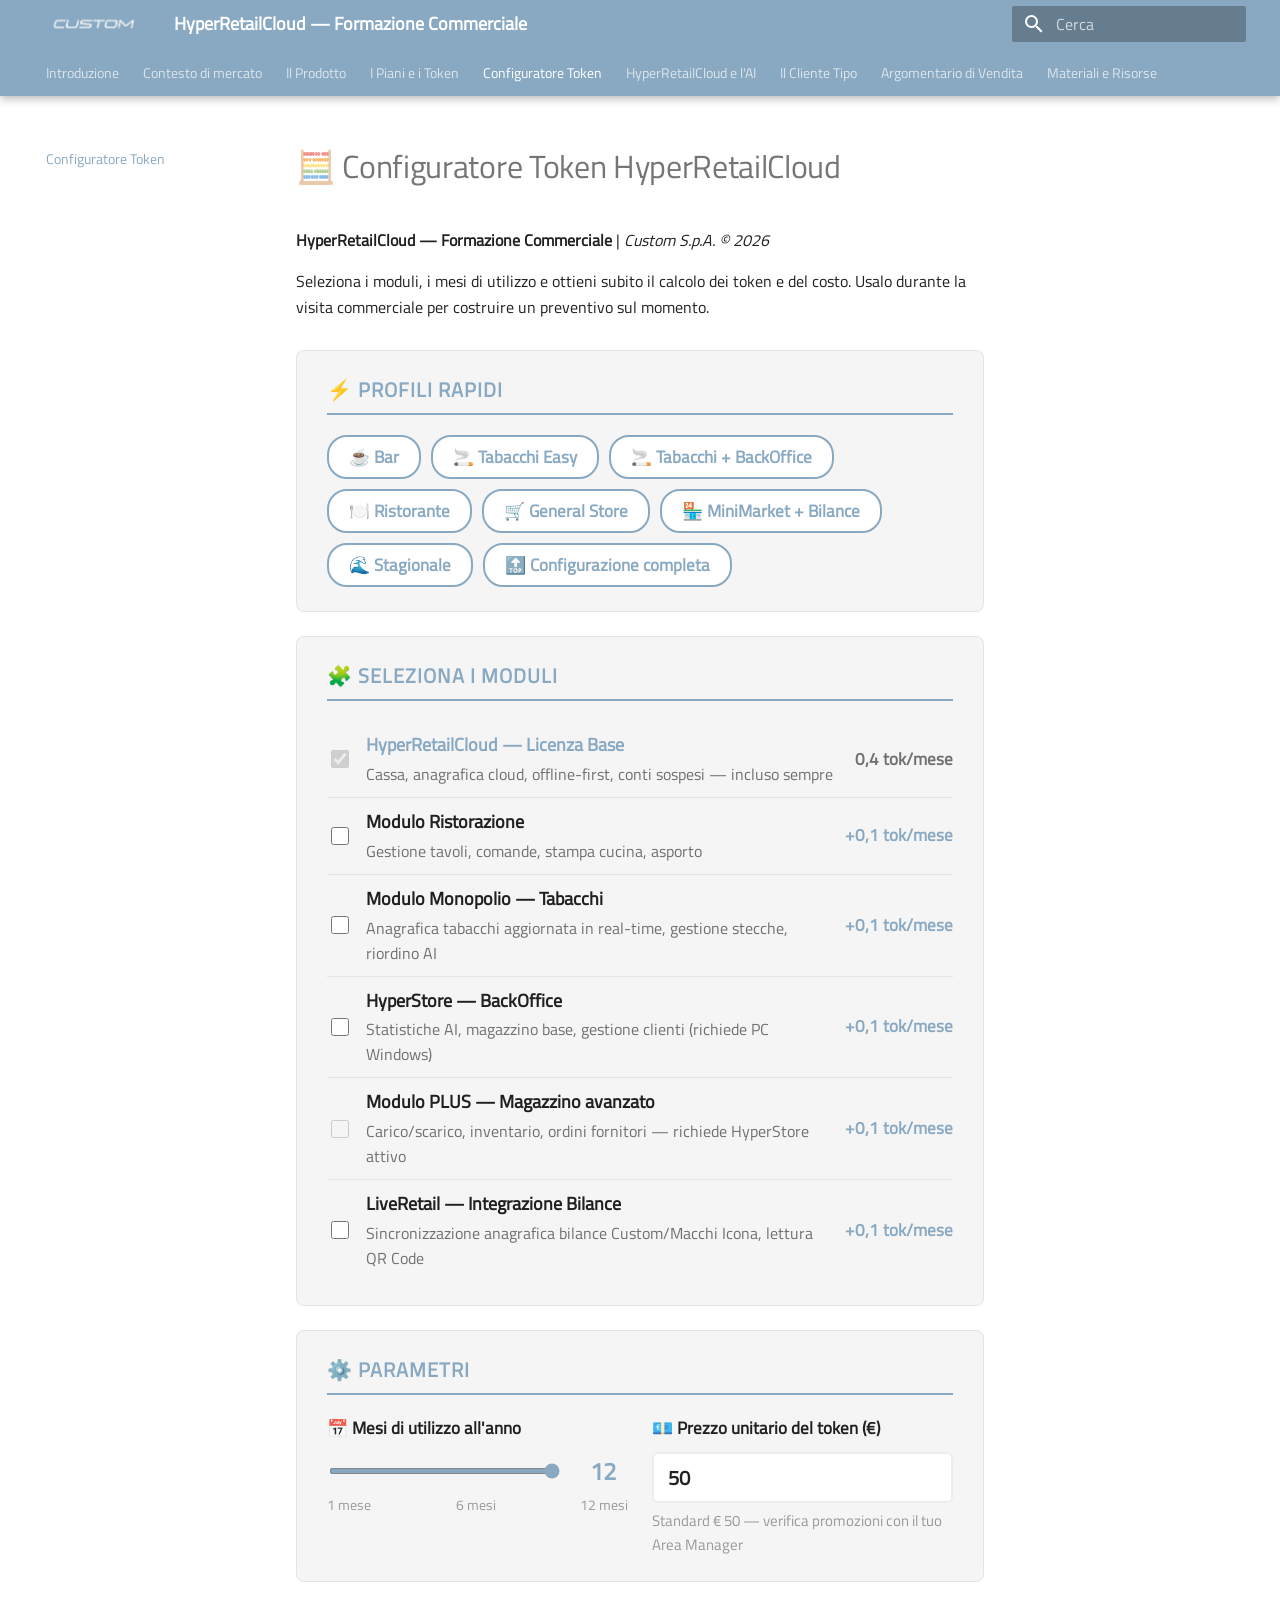
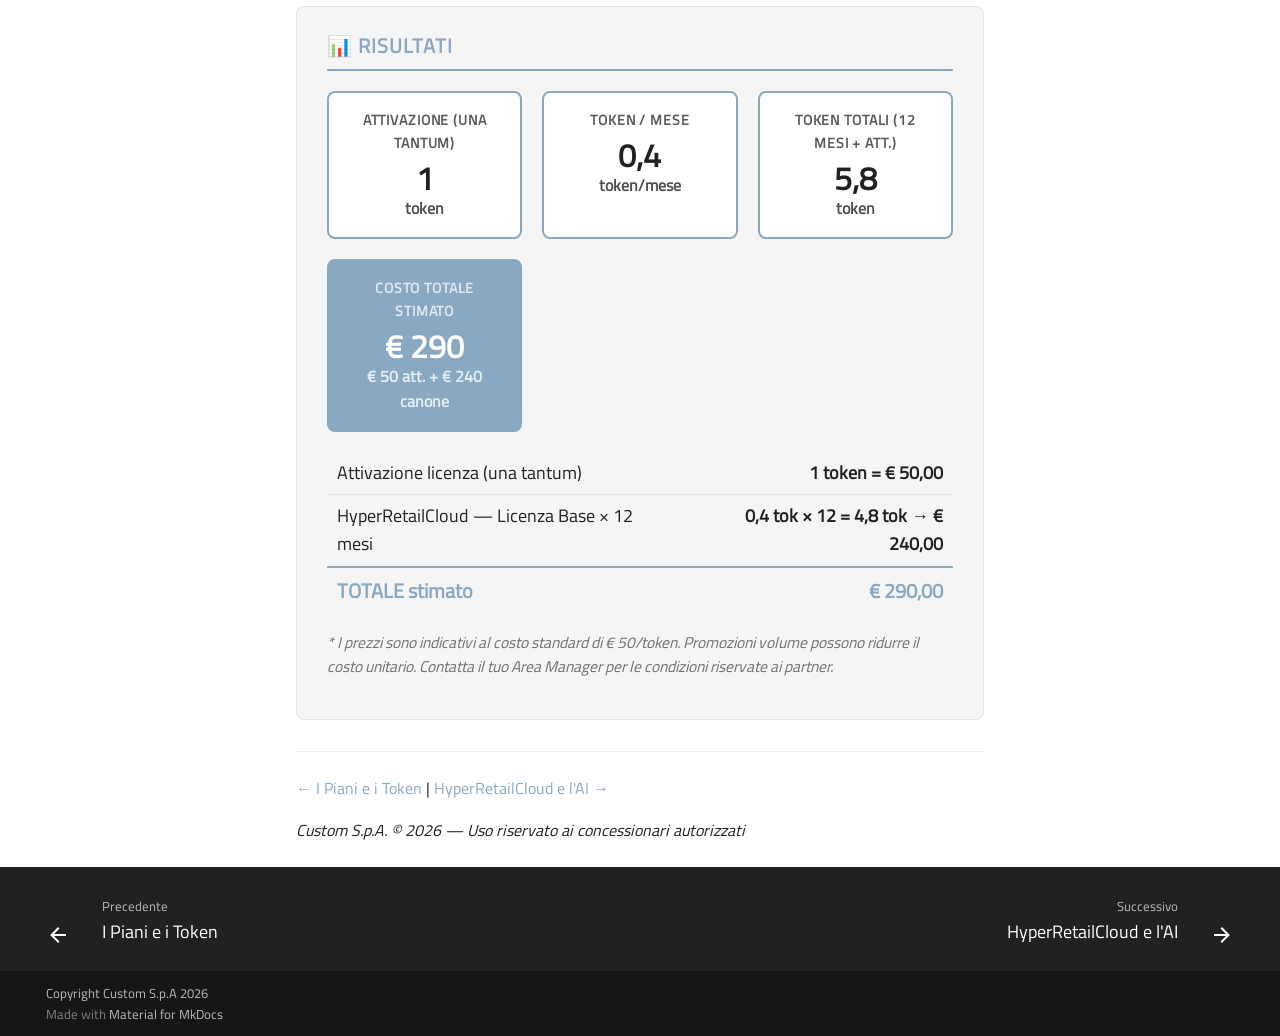
<file: configuratore/index.html>
<!doctype html>
<html lang="it" class="no-js">
  <head>
    
      <meta charset="utf-8">
      <meta name="viewport" content="width=device-width,initial-scale=1">
      
      
        <meta name="author" content="Custom S.p.A.">
      
      
        <link rel="canonical" href="https://ivanrobuschi-custom.github.io/hypercloud-corso-commercial/configuratore/">
      
      
        <link rel="prev" href="../i_piani/">
      
      
        <link rel="next" href="../ai/">
      
      
        
      
      
      <link rel="icon" href="../assets/icons/favicon.png">
      <meta name="generator" content="mkdocs-1.6.1, mkdocs-material-9.7.6">
    
    
      
        <title>Configuratore Token HyperRetailCloud - HyperRetailCloud — Formazione Commerciale</title>
      
    
    
      <link rel="stylesheet" href="../assets/stylesheets/main.484c7ddc.min.css">
      
        
        <link rel="stylesheet" href="../assets/stylesheets/palette.ab4e12ef.min.css">
      
      


    
    
      
    
    
      
        
        
        <link rel="preconnect" href="https://fonts.gstatic.com" crossorigin>
        <link rel="stylesheet" href="https://fonts.googleapis.com/css?family=Roboto:300,300i,400,400i,700,700i%7CRoboto+Mono:400,400i,700,700i&display=fallback">
        <style>:root{--md-text-font:"Roboto";--md-code-font:"Roboto Mono"}</style>
      
    
    
      <link rel="stylesheet" href="../stylesheets/extra.css">
    
    <script>__md_scope=new URL("..",location),__md_hash=e=>[...e].reduce(((e,_)=>(e<<5)-e+_.charCodeAt(0)),0),__md_get=(e,_=localStorage,t=__md_scope)=>JSON.parse(_.getItem(t.pathname+"."+e)),__md_set=(e,_,t=localStorage,a=__md_scope)=>{try{t.setItem(a.pathname+"."+e,JSON.stringify(_))}catch(e){}}</script>
    
      

    
    
  </head>
  
  
    
    
    
    
    
    <body dir="ltr" data-md-color-scheme="default" data-md-color-primary="custom" data-md-color-accent="indigo">
  
    
    <input class="md-toggle" data-md-toggle="drawer" type="checkbox" id="__drawer" autocomplete="off">
    <input class="md-toggle" data-md-toggle="search" type="checkbox" id="__search" autocomplete="off">
    <label class="md-overlay" for="__drawer"></label>
    <div data-md-component="skip">
      
        
        <a href="#configuratore-token-hyperretailcloud" class="md-skip">
          Vai al contenuto
        </a>
      
    </div>
    <div data-md-component="announce">
      
    </div>
    
    
      

  

<header class="md-header md-header--shadow md-header--lifted" data-md-component="header">
  <nav class="md-header__inner md-grid" aria-label="Intestazione">
    <a href=".." title="HyperRetailCloud — Formazione Commerciale" class="md-header__button md-logo" aria-label="HyperRetailCloud — Formazione Commerciale" data-md-component="logo">
      
  <img src="../assets/icons/logo.png" alt="logo">

    </a>
    <label class="md-header__button md-icon" for="__drawer">
      
      <svg xmlns="http://www.w3.org/2000/svg" viewBox="0 0 24 24"><path d="M3 6h18v2H3zm0 5h18v2H3zm0 5h18v2H3z"/></svg>
    </label>
    <div class="md-header__title" data-md-component="header-title">
      <div class="md-header__ellipsis">
        <div class="md-header__topic">
          <span class="md-ellipsis">
            HyperRetailCloud — Formazione Commerciale
          </span>
        </div>
        <div class="md-header__topic" data-md-component="header-topic">
          <span class="md-ellipsis">
            
              Configuratore Token HyperRetailCloud
            
          </span>
        </div>
      </div>
    </div>
    
      
    
    
    
    
      
      
        <label class="md-header__button md-icon" for="__search">
          
          <svg xmlns="http://www.w3.org/2000/svg" viewBox="0 0 24 24"><path d="M9.5 3A6.5 6.5 0 0 1 16 9.5c0 1.61-.59 3.09-1.56 4.23l.27.27h.79l5 5-1.5 1.5-5-5v-.79l-.27-.27A6.52 6.52 0 0 1 9.5 16 6.5 6.5 0 0 1 3 9.5 6.5 6.5 0 0 1 9.5 3m0 2C7 5 5 7 5 9.5S7 14 9.5 14 14 12 14 9.5 12 5 9.5 5"/></svg>
        </label>
        <div class="md-search" data-md-component="search" role="dialog">
  <label class="md-search__overlay" for="__search"></label>
  <div class="md-search__inner" role="search">
    <form class="md-search__form" name="search">
      <input type="text" class="md-search__input" name="query" aria-label="Cerca" placeholder="Cerca" autocapitalize="off" autocorrect="off" autocomplete="off" spellcheck="false" data-md-component="search-query" required>
      <label class="md-search__icon md-icon" for="__search">
        
        <svg xmlns="http://www.w3.org/2000/svg" viewBox="0 0 24 24"><path d="M9.5 3A6.5 6.5 0 0 1 16 9.5c0 1.61-.59 3.09-1.56 4.23l.27.27h.79l5 5-1.5 1.5-5-5v-.79l-.27-.27A6.52 6.52 0 0 1 9.5 16 6.5 6.5 0 0 1 3 9.5 6.5 6.5 0 0 1 9.5 3m0 2C7 5 5 7 5 9.5S7 14 9.5 14 14 12 14 9.5 12 5 9.5 5"/></svg>
        
        <svg xmlns="http://www.w3.org/2000/svg" viewBox="0 0 24 24"><path d="M20 11v2H8l5.5 5.5-1.42 1.42L4.16 12l7.92-7.92L13.5 5.5 8 11z"/></svg>
      </label>
      <nav class="md-search__options" aria-label="Cerca">
        
          <a href="javascript:void(0)" class="md-search__icon md-icon" title="Condividi" aria-label="Condividi" data-clipboard data-clipboard-text="" data-md-component="search-share" tabindex="-1">
            
            <svg xmlns="http://www.w3.org/2000/svg" viewBox="0 0 24 24"><path d="M18 16.08c-.76 0-1.44.3-1.96.77L8.91 12.7c.05-.23.09-.46.09-.7s-.04-.47-.09-.7l7.05-4.11c.54.5 1.25.81 2.04.81a3 3 0 0 0 3-3 3 3 0 0 0-3-3 3 3 0 0 0-3 3c0 .24.04.47.09.7L8.04 9.81C7.5 9.31 6.79 9 6 9a3 3 0 0 0-3 3 3 3 0 0 0 3 3c.79 0 1.5-.31 2.04-.81l7.12 4.15c-.05.21-.08.43-.08.66 0 1.61 1.31 2.91 2.92 2.91s2.92-1.3 2.92-2.91A2.92 2.92 0 0 0 18 16.08"/></svg>
          </a>
        
        <button type="reset" class="md-search__icon md-icon" title="Cancella" aria-label="Cancella" tabindex="-1">
          
          <svg xmlns="http://www.w3.org/2000/svg" viewBox="0 0 24 24"><path d="M19 6.41 17.59 5 12 10.59 6.41 5 5 6.41 10.59 12 5 17.59 6.41 19 12 13.41 17.59 19 19 17.59 13.41 12z"/></svg>
        </button>
      </nav>
      
        <div class="md-search__suggest" data-md-component="search-suggest"></div>
      
    </form>
    <div class="md-search__output">
      <div class="md-search__scrollwrap" tabindex="0" data-md-scrollfix>
        <div class="md-search-result" data-md-component="search-result">
          <div class="md-search-result__meta">
            Inizializza la ricerca
          </div>
          <ol class="md-search-result__list" role="presentation"></ol>
        </div>
      </div>
    </div>
  </div>
</div>
      
    
    
  </nav>
  
    
      
<nav class="md-tabs" aria-label="Tabs" data-md-component="tabs">
  <div class="md-grid">
    <ul class="md-tabs__list">
      
        
  
  
  
  
    <li class="md-tabs__item">
      <a href="../introduzione/" class="md-tabs__link">
        
  
  
    
  
  Introduzione

      </a>
    </li>
  

      
        
  
  
  
  
    <li class="md-tabs__item">
      <a href="../contesto_mercato/" class="md-tabs__link">
        
  
  
    
  
  Contesto di mercato

      </a>
    </li>
  

      
        
  
  
  
  
    <li class="md-tabs__item">
      <a href="../il_prodotto/" class="md-tabs__link">
        
  
  
    
  
  Il Prodotto

      </a>
    </li>
  

      
        
  
  
  
  
    <li class="md-tabs__item">
      <a href="../i_piani/" class="md-tabs__link">
        
  
  
    
  
  I Piani e i Token

      </a>
    </li>
  

      
        
  
  
  
    
  
  
    <li class="md-tabs__item md-tabs__item--active">
      <a href="./" class="md-tabs__link">
        
  
  
    
  
  Configuratore Token

      </a>
    </li>
  

      
        
  
  
  
  
    <li class="md-tabs__item">
      <a href="../ai/" class="md-tabs__link">
        
  
  
    
  
  HyperRetailCloud e l'AI

      </a>
    </li>
  

      
        
  
  
  
  
    <li class="md-tabs__item">
      <a href="../il_cliente_tipo/" class="md-tabs__link">
        
  
  
    
  
  Il Cliente Tipo

      </a>
    </li>
  

      
        
  
  
  
  
    <li class="md-tabs__item">
      <a href="../argomentazioni_di_vendita/" class="md-tabs__link">
        
  
  
    
  
  Argomentario di Vendita

      </a>
    </li>
  

      
        
  
  
  
  
    <li class="md-tabs__item">
      <a href="../risorse_e_materiali/" class="md-tabs__link">
        
  
  
    
  
  Materiali e Risorse

      </a>
    </li>
  

      
    </ul>
  </div>
</nav>
    
  
</header>
    
    <div class="md-container" data-md-component="container">
      
      
        
      
      <main class="md-main" data-md-component="main">
        <div class="md-main__inner md-grid">
          
            
              
              <div class="md-sidebar md-sidebar--primary" data-md-component="sidebar" data-md-type="navigation" >
                <div class="md-sidebar__scrollwrap">
                  <div class="md-sidebar__inner">
                    


  


<nav class="md-nav md-nav--primary md-nav--lifted" aria-label="Navigazione" data-md-level="0">
  <label class="md-nav__title" for="__drawer">
    <a href=".." title="HyperRetailCloud — Formazione Commerciale" class="md-nav__button md-logo" aria-label="HyperRetailCloud — Formazione Commerciale" data-md-component="logo">
      
  <img src="../assets/icons/logo.png" alt="logo">

    </a>
    HyperRetailCloud — Formazione Commerciale
  </label>
  
  <ul class="md-nav__list" data-md-scrollfix>
    
      
      
  
  
  
  
    <li class="md-nav__item">
      <a href="../introduzione/" class="md-nav__link">
        
  
  
  <span class="md-ellipsis">
    
  
    Introduzione
  

    
  </span>
  
  

      </a>
    </li>
  

    
      
      
  
  
  
  
    <li class="md-nav__item">
      <a href="../contesto_mercato/" class="md-nav__link">
        
  
  
  <span class="md-ellipsis">
    
  
    Contesto di mercato
  

    
  </span>
  
  

      </a>
    </li>
  

    
      
      
  
  
  
  
    <li class="md-nav__item">
      <a href="../il_prodotto/" class="md-nav__link">
        
  
  
  <span class="md-ellipsis">
    
  
    Il Prodotto
  

    
  </span>
  
  

      </a>
    </li>
  

    
      
      
  
  
  
  
    <li class="md-nav__item">
      <a href="../i_piani/" class="md-nav__link">
        
  
  
  <span class="md-ellipsis">
    
  
    I Piani e i Token
  

    
  </span>
  
  

      </a>
    </li>
  

    
      
      
  
  
    
  
  
  
    <li class="md-nav__item md-nav__item--active">
      
      <input class="md-nav__toggle md-toggle" type="checkbox" id="__toc">
      
      
        
      
      
      <a href="./" class="md-nav__link md-nav__link--active">
        
  
  
  <span class="md-ellipsis">
    
  
    Configuratore Token
  

    
  </span>
  
  

      </a>
      
    </li>
  

    
      
      
  
  
  
  
    <li class="md-nav__item">
      <a href="../ai/" class="md-nav__link">
        
  
  
  <span class="md-ellipsis">
    
  
    HyperRetailCloud e l'AI
  

    
  </span>
  
  

      </a>
    </li>
  

    
      
      
  
  
  
  
    <li class="md-nav__item">
      <a href="../il_cliente_tipo/" class="md-nav__link">
        
  
  
  <span class="md-ellipsis">
    
  
    Il Cliente Tipo
  

    
  </span>
  
  

      </a>
    </li>
  

    
      
      
  
  
  
  
    <li class="md-nav__item">
      <a href="../argomentazioni_di_vendita/" class="md-nav__link">
        
  
  
  <span class="md-ellipsis">
    
  
    Argomentario di Vendita
  

    
  </span>
  
  

      </a>
    </li>
  

    
      
      
  
  
  
  
    <li class="md-nav__item">
      <a href="../risorse_e_materiali/" class="md-nav__link">
        
  
  
  <span class="md-ellipsis">
    
  
    Materiali e Risorse
  

    
  </span>
  
  

      </a>
    </li>
  

    
  </ul>
</nav>
                  </div>
                </div>
              </div>
            
            
              
              <div class="md-sidebar md-sidebar--secondary" data-md-component="sidebar" data-md-type="toc" >
                <div class="md-sidebar__scrollwrap">
                  <div class="md-sidebar__inner">
                    

<nav class="md-nav md-nav--secondary" aria-label="Indice">
  
  
  
    
  
  
</nav>
                  </div>
                </div>
              </div>
            
          
          
            <div class="md-content" data-md-component="content">
              
                




              
              <article class="md-content__inner md-typeset">
                
                  



<h1 id="configuratore-token-hyperretailcloud">🧮 Configuratore Token HyperRetailCloud</h1>
<p><strong>HyperRetailCloud — Formazione Commerciale</strong> | <em>Custom S.p.A. © 2026</em></p>
<p>Seleziona i moduli, i mesi di utilizzo e ottieni subito il calcolo dei token e del costo. Usalo durante la visita commerciale per costruire un preventivo sul momento.</p>
<div id="configuratore-hrc">
<style>
  #configuratore-hrc {
    font-family: var(--md-text-font, 'Titillium Web', sans-serif);
    margin: 1.5rem 0;
  }
  .cfg-card {
    background: var(--md-code-bg-color, #f5f5f5);
    border: 1px solid var(--md-default-fg-color--lightest, #ddd);
    border-radius: 8px;
    padding: 1.2rem 1.5rem;
    margin-bottom: 1.2rem;
  }
  .cfg-card h3 {
    margin: 0 0 1rem 0;
    font-size: 1rem;
    font-weight: 700;
    color: var(--md-primary-fg-color, #89A9C2);
    border-bottom: 2px solid var(--md-primary-fg-color, #89A9C2);
    padding-bottom: 0.4rem;
    text-transform: uppercase;
    letter-spacing: 0.05em;
  }
  .profili-grid {
    display: flex;
    flex-wrap: wrap;
    gap: 0.5rem;
  }
  .profilo-btn {
    background: var(--md-default-bg-color, #fff);
    border: 2px solid var(--md-primary-fg-color, #89A9C2);
    color: var(--md-primary-fg-color, #89A9C2);
    border-radius: 20px;
    padding: 0.35rem 1rem;
    font-size: 0.85rem;
    font-weight: 600;
    cursor: pointer;
    transition: all 0.15s ease;
  }
  .profilo-btn:hover, .profilo-btn.active {
    background: var(--md-primary-fg-color, #89A9C2);
    color: #fff;
  }
  .modulo-row {
    display: flex;
    align-items: center;
    justify-content: space-between;
    padding: 0.5rem 0;
    border-bottom: 1px solid var(--md-default-fg-color--lightest, #eee);
    gap: 1rem;
  }
  .modulo-row:last-child { border-bottom: none; }
  .modulo-left {
    display: flex;
    align-items: center;
    gap: 0.7rem;
    flex: 1;
  }
  .modulo-left input[type="checkbox"] {
    width: 18px;
    height: 18px;
    accent-color: var(--md-primary-fg-color, #89A9C2);
    cursor: pointer;
    flex-shrink: 0;
  }
  .modulo-info { flex: 1; }
  .modulo-nome {
    font-weight: 600;
    font-size: 0.9rem;
    color: var(--md-default-fg-color, #333);
  }
  .modulo-nome.base { color: var(--md-primary-fg-color, #89A9C2); }
  .modulo-desc {
    font-size: 0.78rem;
    color: var(--md-default-fg-color--light, #666);
    margin-top: 0.1rem;
  }
  .modulo-costo {
    font-size: 0.85rem;
    font-weight: 700;
    color: var(--md-primary-fg-color, #89A9C2);
    white-space: nowrap;
    min-width: 90px;
    text-align: right;
  }
  .modulo-costo.base { color: var(--md-default-fg-color--light, #888); }
  .modulo-row.disabled { opacity: 0.45; }
  .cfg-row-2col {
    display: grid;
    grid-template-columns: 1fr 1fr;
    gap: 1.2rem;
  }
  @media (max-width: 600px) { .cfg-row-2col { grid-template-columns: 1fr; } }
  .cfg-label {
    font-size: 0.85rem;
    font-weight: 600;
    color: var(--md-default-fg-color, #333);
    margin-bottom: 0.5rem;
    display: block;
  }
  .cfg-slider-wrap {
    display: flex;
    align-items: center;
    gap: 0.8rem;
  }
  .cfg-slider {
    flex: 1;
    accent-color: var(--md-primary-fg-color, #89A9C2);
    height: 6px;
    cursor: pointer;
  }
  .cfg-slider-val {
    font-size: 1.2rem;
    font-weight: 800;
    color: var(--md-primary-fg-color, #89A9C2);
    min-width: 2.5rem;
    text-align: center;
  }
  .cfg-input {
    width: 100%;
    padding: 0.4rem 0.7rem;
    border: 2px solid var(--md-default-fg-color--lightest, #ddd);
    border-radius: 6px;
    font-size: 1rem;
    font-weight: 700;
    color: var(--md-default-fg-color, #333);
    background: var(--md-default-bg-color, #fff);
    box-sizing: border-box;
  }
  .cfg-input:focus {
    outline: none;
    border-color: var(--md-primary-fg-color, #89A9C2);
  }
  .risultati-grid {
    display: grid;
    grid-template-columns: repeat(auto-fit, minmax(160px, 1fr));
    gap: 1rem;
    margin-bottom: 1rem;
  }
  .ris-box {
    background: var(--md-default-bg-color, #fff);
    border: 2px solid var(--md-primary-fg-color, #89A9C2);
    border-radius: 8px;
    padding: 0.8rem 1rem;
    text-align: center;
  }
  .ris-box.highlight {
    background: var(--md-primary-fg-color, #89A9C2);
    color: #fff;
  }
  .ris-label {
    font-size: 0.72rem;
    text-transform: uppercase;
    letter-spacing: 0.06em;
    font-weight: 600;
    opacity: 0.75;
    margin-bottom: 0.3rem;
  }
  .ris-val {
    font-size: 1.6rem;
    font-weight: 900;
    line-height: 1.1;
  }
  .ris-unit {
    font-size: 0.78rem;
    font-weight: 600;
    opacity: 0.8;
  }
  .riepilogo-table {
    width: 100%;
    border-collapse: collapse;
    font-size: 0.88rem;
    margin-top: 0.5rem;
  }
  .riepilogo-table td {
    padding: 0.35rem 0.5rem;
    border-bottom: 1px solid var(--md-default-fg-color--lightest, #eee);
    color: var(--md-default-fg-color, #333);
  }
  .riepilogo-table td:last-child {
    text-align: right;
    font-weight: 700;
  }
  .riepilogo-table tr.totale td {
    border-top: 2px solid var(--md-primary-fg-color, #89A9C2);
    border-bottom: none;
    font-weight: 800;
    font-size: 1rem;
    color: var(--md-primary-fg-color, #89A9C2);
  }
  .cfg-note {
    font-size: 0.78rem;
    color: var(--md-default-fg-color--light, #888);
    margin-top: 0.8rem;
    font-style: italic;
  }
</style>

<!-- PROFILI RAPIDI -->
<div class="cfg-card">
  <h3>⚡ Profili rapidi</h3>
  <div class="profili-grid">
    <button class="profilo-btn" onclick="applicaProfilo('bar')">☕ Bar</button>
    <button class="profilo-btn" onclick="applicaProfilo('tabacchi')">🚬 Tabacchi Easy</button>
    <button class="profilo-btn" onclick="applicaProfilo('tabacchi_adv')">🚬 Tabacchi + BackOffice</button>
    <button class="profilo-btn" onclick="applicaProfilo('ristorante')">🍽️ Ristorante</button>
    <button class="profilo-btn" onclick="applicaProfilo('general')">🛒 General Store</button>
    <button class="profilo-btn" onclick="applicaProfilo('minimarket')">🏪 MiniMarket + Bilance</button>
    <button class="profilo-btn" onclick="applicaProfilo('stagionale')">🌊 Stagionale</button>
    <button class="profilo-btn" onclick="applicaProfilo('full')">🔝 Configurazione completa</button>
  </div>
</div>

<!-- MODULI -->
<div class="cfg-card">
  <h3>🧩 Seleziona i moduli</h3>

  <div class="modulo-row">
    <div class="modulo-left">
      <input type="checkbox" id="mod_base" checked disabled>
      <div class="modulo-info">
        <div class="modulo-nome base">HyperRetailCloud — Licenza Base</div>
        <div class="modulo-desc">Cassa, anagrafica cloud, offline-first, conti sospesi — incluso sempre</div>
      </div>
    </div>
    <div class="modulo-costo base">0,4 tok/mese</div>
  </div>

  <div class="modulo-row">
    <div class="modulo-left">
      <input type="checkbox" id="mod_ristorazione" onchange="aggiorna()">
      <div class="modulo-info">
        <div class="modulo-nome">Modulo Ristorazione</div>
        <div class="modulo-desc">Gestione tavoli, comande, stampa cucina, asporto</div>
      </div>
    </div>
    <div class="modulo-costo">+0,1 tok/mese</div>
  </div>

  <div class="modulo-row">
    <div class="modulo-left">
      <input type="checkbox" id="mod_monopolio" onchange="aggiorna()">
      <div class="modulo-info">
        <div class="modulo-nome">Modulo Monopolio — Tabacchi</div>
        <div class="modulo-desc">Anagrafica tabacchi aggiornata in real-time, gestione stecche, riordino AI</div>
      </div>
    </div>
    <div class="modulo-costo">+0,1 tok/mese</div>
  </div>

  <div class="modulo-row">
    <div class="modulo-left">
      <input type="checkbox" id="mod_hyperstore" onchange="onHyperstoreChange()">
      <div class="modulo-info">
        <div class="modulo-nome">HyperStore — BackOffice</div>
        <div class="modulo-desc">Statistiche AI, magazzino base, gestione clienti (richiede PC Windows)</div>
      </div>
    </div>
    <div class="modulo-costo">+0,1 tok/mese</div>
  </div>

  <div class="modulo-row" id="row_plus">
    <div class="modulo-left">
      <input type="checkbox" id="mod_plus" onchange="aggiorna()" disabled>
      <div class="modulo-info">
        <div class="modulo-nome">Modulo PLUS — Magazzino avanzato</div>
        <div class="modulo-desc">Carico/scarico, inventario, ordini fornitori — richiede HyperStore attivo</div>
      </div>
    </div>
    <div class="modulo-costo">+0,1 tok/mese</div>
  </div>

  <div class="modulo-row">
    <div class="modulo-left">
      <input type="checkbox" id="mod_liveretail" onchange="aggiorna()">
      <div class="modulo-info">
        <div class="modulo-nome">LiveRetail — Integrazione Bilance</div>
        <div class="modulo-desc">Sincronizzazione anagrafica bilance Custom/Macchi Icona, lettura QR Code</div>
      </div>
    </div>
    <div class="modulo-costo">+0,1 tok/mese</div>
  </div>
</div>

<!-- PARAMETRI -->
<div class="cfg-card">
  <h3>⚙️ Parametri</h3>
  <div class="cfg-row-2col">
    <div>
      <span class="cfg-label">📅 Mesi di utilizzo all'anno</span>
      <div class="cfg-slider-wrap">
        <input type="range" class="cfg-slider" id="slider_mesi" min="1" max="12" value="12" oninput="aggiornaMesi(this.value)">
        <div class="cfg-slider-val" id="val_mesi">12</div>
      </div>
      <div style="display:flex;justify-content:space-between;font-size:0.72rem;color:#999;margin-top:0.2rem;">
        <span>1 mese</span><span>6 mesi</span><span>12 mesi</span>
      </div>
    </div>
    <div>
      <span class="cfg-label">💶 Prezzo unitario del token (€)</span>
      <input type="number" class="cfg-input" id="input_prezzo" value="50" min="1" step="1" oninput="aggiorna()">
      <div style="font-size:0.75rem;color:#999;margin-top:0.3rem;">Standard € 50 — verifica promozioni con il tuo Area Manager</div>
    </div>
  </div>
</div>

<!-- RISULTATI -->
<div class="cfg-card">
  <h3>📊 Risultati</h3>
  <div class="risultati-grid">
    <div class="ris-box">
      <div class="ris-label">Attivazione (una tantum)</div>
      <div class="ris-val">1</div>
      <div class="ris-unit">token</div>
    </div>
    <div class="ris-box">
      <div class="ris-label">Token / mese</div>
      <div class="ris-val" id="out_tok_mese">0,4</div>
      <div class="ris-unit">token/mese</div>
    </div>
    <div class="ris-box">
      <div class="ris-label">Token totali (<span id="out_mesi_label">12</span> mesi + att.)</div>
      <div class="ris-val" id="out_tok_tot">5,8</div>
      <div class="ris-unit">token</div>
    </div>
    <div class="ris-box highlight">
      <div class="ris-label">Costo totale stimato</div>
      <div class="ris-val" id="out_costo_tot">€ 290</div>
      <div class="ris-unit" id="out_costo_detail">€ 50 att. + € 240 canone</div>
    </div>
  </div>

  <table class="riepilogo-table">
    <tbody id="riepilogo_body">
    </tbody>
    <tr class="totale">
      <td>TOTALE stimato</td>
      <td id="out_totale_riga">€ 290,00</td>
    </tr>
  </table>

  <p class="cfg-note">* I prezzi sono indicativi al costo standard di € 50/token. Promozioni volume possono ridurre il costo unitario. Contatta il tuo Area Manager per le condizioni riservate ai partner.</p>
</div>

<script>
function aggiornaMesi(val) {
  document.getElementById('val_mesi').textContent = val;
  aggiorna();
}

function onHyperstoreChange() {
  const hs = document.getElementById('mod_hyperstore').checked;
  const plusCb = document.getElementById('mod_plus');
  const plusRow = document.getElementById('row_plus');
  if (!hs) {
    plusCb.checked = false;
    plusCb.disabled = true;
    plusRow.classList.add('disabled');
  } else {
    plusCb.disabled = false;
    plusRow.classList.remove('disabled');
  }
  aggiorna();
}

function aggiorna() {
  const prezzoToken = parseFloat(document.getElementById('input_prezzo').value) || 50;
  const mesi = parseInt(document.getElementById('slider_mesi').value);

  let tokMese = 0.4;
  const moduli = [];
  moduli.push({ nome: 'HyperRetailCloud — Licenza Base', tok: 0.4 });

  if (document.getElementById('mod_ristorazione').checked) {
    tokMese += 0.1;
    moduli.push({ nome: 'Modulo Ristorazione', tok: 0.1 });
  }
  if (document.getElementById('mod_monopolio').checked) {
    tokMese += 0.1;
    moduli.push({ nome: 'Modulo Monopolio — Tabacchi', tok: 0.1 });
  }
  if (document.getElementById('mod_hyperstore').checked) {
    tokMese += 0.1;
    moduli.push({ nome: 'HyperStore — BackOffice', tok: 0.1 });
  }
  if (document.getElementById('mod_plus').checked) {
    tokMese += 0.1;
    moduli.push({ nome: 'Modulo PLUS — Magazzino avanzato', tok: 0.1 });
  }
  if (document.getElementById('mod_liveretail').checked) {
    tokMese += 0.1;
    moduli.push({ nome: 'LiveRetail — Bilance', tok: 0.1 });
  }

  const tokTot = 1 + (tokMese * mesi);
  const costoAtt = prezzoToken;
  const costoCanone = tokMese * mesi * prezzoToken;
  const costoTot = costoAtt + costoCanone;

  // Aggiorna valori
  document.getElementById('out_tok_mese').textContent = tokMese.toFixed(1).replace('.', ',');
  document.getElementById('out_tok_tot').textContent = tokTot.toFixed(1).replace('.', ',');
  document.getElementById('out_mesi_label').textContent = mesi;
  document.getElementById('out_costo_tot').textContent = '€ ' + Math.round(costoTot).toLocaleString('it-IT');
  document.getElementById('out_costo_detail').textContent = '€ ' + Math.round(costoAtt) + ' att. + € ' + Math.round(costoCanone) + ' canone';
  document.getElementById('out_totale_riga').textContent = '€ ' + costoTot.toFixed(2).replace('.', ',');

  // Riepilogo tabella
  let html = '';
  html += '<tr><td>Attivazione licenza (una tantum)</td><td>1 token = € ' + costoAtt.toFixed(2).replace('.', ',') + '</td></tr>';
  moduli.forEach(m => {
    const euroMese = (m.tok * prezzoToken).toFixed(2).replace('.', ',');
    const euroTot = (m.tok * mesi * prezzoToken).toFixed(2).replace('.', ',');
    html += '<tr><td>' + m.nome + ' × ' + mesi + ' mesi</td><td>' + m.tok.toFixed(1).replace('.', ',') + ' tok × ' + mesi + ' = ' + (m.tok * mesi).toFixed(1).replace('.', ',') + ' tok → € ' + euroTot + '</td></tr>';
  });
  document.getElementById('riepilogo_body').innerHTML = html;
}

function applicaProfilo(profilo) {
  // Reset tutti i moduli
  ['mod_ristorazione','mod_monopolio','mod_hyperstore','mod_plus','mod_liveretail'].forEach(id => {
    document.getElementById(id).checked = false;
  });
  document.getElementById('mod_plus').disabled = true;
  document.getElementById('row_plus').classList.add('disabled');

  // Reset profili attivi
  document.querySelectorAll('.profilo-btn').forEach(b => b.classList.remove('active'));
  event.target.classList.add('active');

  switch(profilo) {
    case 'bar':
      document.getElementById('mod_ristorazione').checked = true;
      document.getElementById('slider_mesi').value = 12;
      document.getElementById('val_mesi').textContent = 12;
      break;
    case 'tabacchi':
      document.getElementById('mod_monopolio').checked = true;
      document.getElementById('slider_mesi').value = 12;
      document.getElementById('val_mesi').textContent = 12;
      break;
    case 'tabacchi_adv':
      document.getElementById('mod_monopolio').checked = true;
      document.getElementById('mod_hyperstore').checked = true;
      document.getElementById('mod_plus').disabled = false;
      document.getElementById('row_plus').classList.remove('disabled');
      document.getElementById('slider_mesi').value = 12;
      document.getElementById('val_mesi').textContent = 12;
      break;
    case 'ristorante':
      document.getElementById('mod_ristorazione').checked = true;
      document.getElementById('mod_hyperstore').checked = true;
      document.getElementById('mod_plus').disabled = false;
      document.getElementById('row_plus').classList.remove('disabled');
      document.getElementById('slider_mesi').value = 12;
      document.getElementById('val_mesi').textContent = 12;
      break;
    case 'general':
      document.getElementById('slider_mesi').value = 12;
      document.getElementById('val_mesi').textContent = 12;
      break;
    case 'minimarket':
      document.getElementById('mod_hyperstore').checked = true;
      document.getElementById('mod_plus').disabled = false;
      document.getElementById('row_plus').classList.remove('disabled');
      document.getElementById('mod_liveretail').checked = true;
      document.getElementById('slider_mesi').value = 12;
      document.getElementById('val_mesi').textContent = 12;
      break;
    case 'stagionale':
      document.getElementById('mod_ristorazione').checked = true;
      document.getElementById('slider_mesi').value = 5;
      document.getElementById('val_mesi').textContent = 5;
      break;
    case 'full':
      ['mod_ristorazione','mod_monopolio','mod_hyperstore','mod_liveretail'].forEach(id => {
        document.getElementById(id).checked = true;
      });
      document.getElementById('mod_plus').disabled = false;
      document.getElementById('mod_plus').checked = true;
      document.getElementById('row_plus').classList.remove('disabled');
      document.getElementById('slider_mesi').value = 12;
      document.getElementById('val_mesi').textContent = 12;
      break;
  }
  aggiorna();
}

// Init
aggiorna();
</script>
</div>

<hr />
<p><a href="../i_piani/">← I Piani e i Token</a> | <a href="../ai/">HyperRetailCloud e l'AI →</a></p>
<p><em>Custom S.p.A. © 2026 — Uso riservato ai concessionari autorizzati</em></p>







  
  






                
              </article>
            </div>
          
          
<script>var target=document.getElementById(location.hash.slice(1));target&&target.name&&(target.checked=target.name.startsWith("__tabbed_"))</script>
        </div>
        
          <button type="button" class="md-top md-icon" data-md-component="top" hidden>
  
  <svg xmlns="http://www.w3.org/2000/svg" viewBox="0 0 24 24"><path d="M13 20h-2V8l-5.5 5.5-1.42-1.42L12 4.16l7.92 7.92-1.42 1.42L13 8z"/></svg>
  Torna su
</button>
        
      </main>
      
        <footer class="md-footer">
  
    
      
      <nav class="md-footer__inner md-grid" aria-label="Piede" >
        
          
          <a href="../i_piani/" class="md-footer__link md-footer__link--prev" aria-label="Precedente: I Piani e i Token">
            <div class="md-footer__button md-icon">
              
              <svg xmlns="http://www.w3.org/2000/svg" viewBox="0 0 24 24"><path d="M20 11v2H8l5.5 5.5-1.42 1.42L4.16 12l7.92-7.92L13.5 5.5 8 11z"/></svg>
            </div>
            <div class="md-footer__title">
              <span class="md-footer__direction">
                Precedente
              </span>
              <div class="md-ellipsis">
                I Piani e i Token
              </div>
            </div>
          </a>
        
        
          
          <a href="../ai/" class="md-footer__link md-footer__link--next" aria-label="Successivo: HyperRetailCloud e l&#39;AI">
            <div class="md-footer__title">
              <span class="md-footer__direction">
                Successivo
              </span>
              <div class="md-ellipsis">
                HyperRetailCloud e l'AI
              </div>
            </div>
            <div class="md-footer__button md-icon">
              
              <svg xmlns="http://www.w3.org/2000/svg" viewBox="0 0 24 24"><path d="M4 11v2h12l-5.5 5.5 1.42 1.42L19.84 12l-7.92-7.92L10.5 5.5 16 11z"/></svg>
            </div>
          </a>
        
      </nav>
    
  
  <div class="md-footer-meta md-typeset">
    <div class="md-footer-meta__inner md-grid">
      <div class="md-copyright">
  
    <div class="md-copyright__highlight">
      Copyright Custom S.p.A 2026
    </div>
  
  
    Made with
    <a href="https://squidfunk.github.io/mkdocs-material/" target="_blank" rel="noopener">
      Material for MkDocs
    </a>
  
</div>
      
    </div>
  </div>
</footer>
      
    </div>
    <div class="md-dialog" data-md-component="dialog">
      <div class="md-dialog__inner md-typeset"></div>
    </div>
    
      <div class="md-progress" data-md-component="progress" role="progressbar"></div>
    
    
    
      
      
      <script id="__config" type="application/json">{"annotate": null, "base": "..", "features": ["navigation.instant", "navigation.instant.prefetch", "navigation.instant.preview", "navigation.instant.progress", "navigation.tracking", "navigation.tabs", "navigation.tabs.sticky", "navigation.path", "navigation.sections", "navigation.prune", "navigation.indexes", "navigation.top", "search.suggest", "search.highlight", "search.share", "navigation.footer"], "search": "../assets/javascripts/workers/search.2c215733.min.js", "tags": null, "translations": {"clipboard.copied": "Copiato", "clipboard.copy": "Copia", "search.result.more.one": "1 altro in questa pagina", "search.result.more.other": "# altri in questa pagina", "search.result.none": "Nessun documento trovato", "search.result.one": "1 documento trovato", "search.result.other": "# documenti trovati", "search.result.placeholder": "Scrivi per iniziare a cercare", "search.result.term.missing": "Non presente", "select.version": "Seleziona la versione"}, "version": null}</script>
    
    
      <script src="../assets/javascripts/bundle.79ae519e.min.js"></script>
      
    
  </body>
</html>
</file>
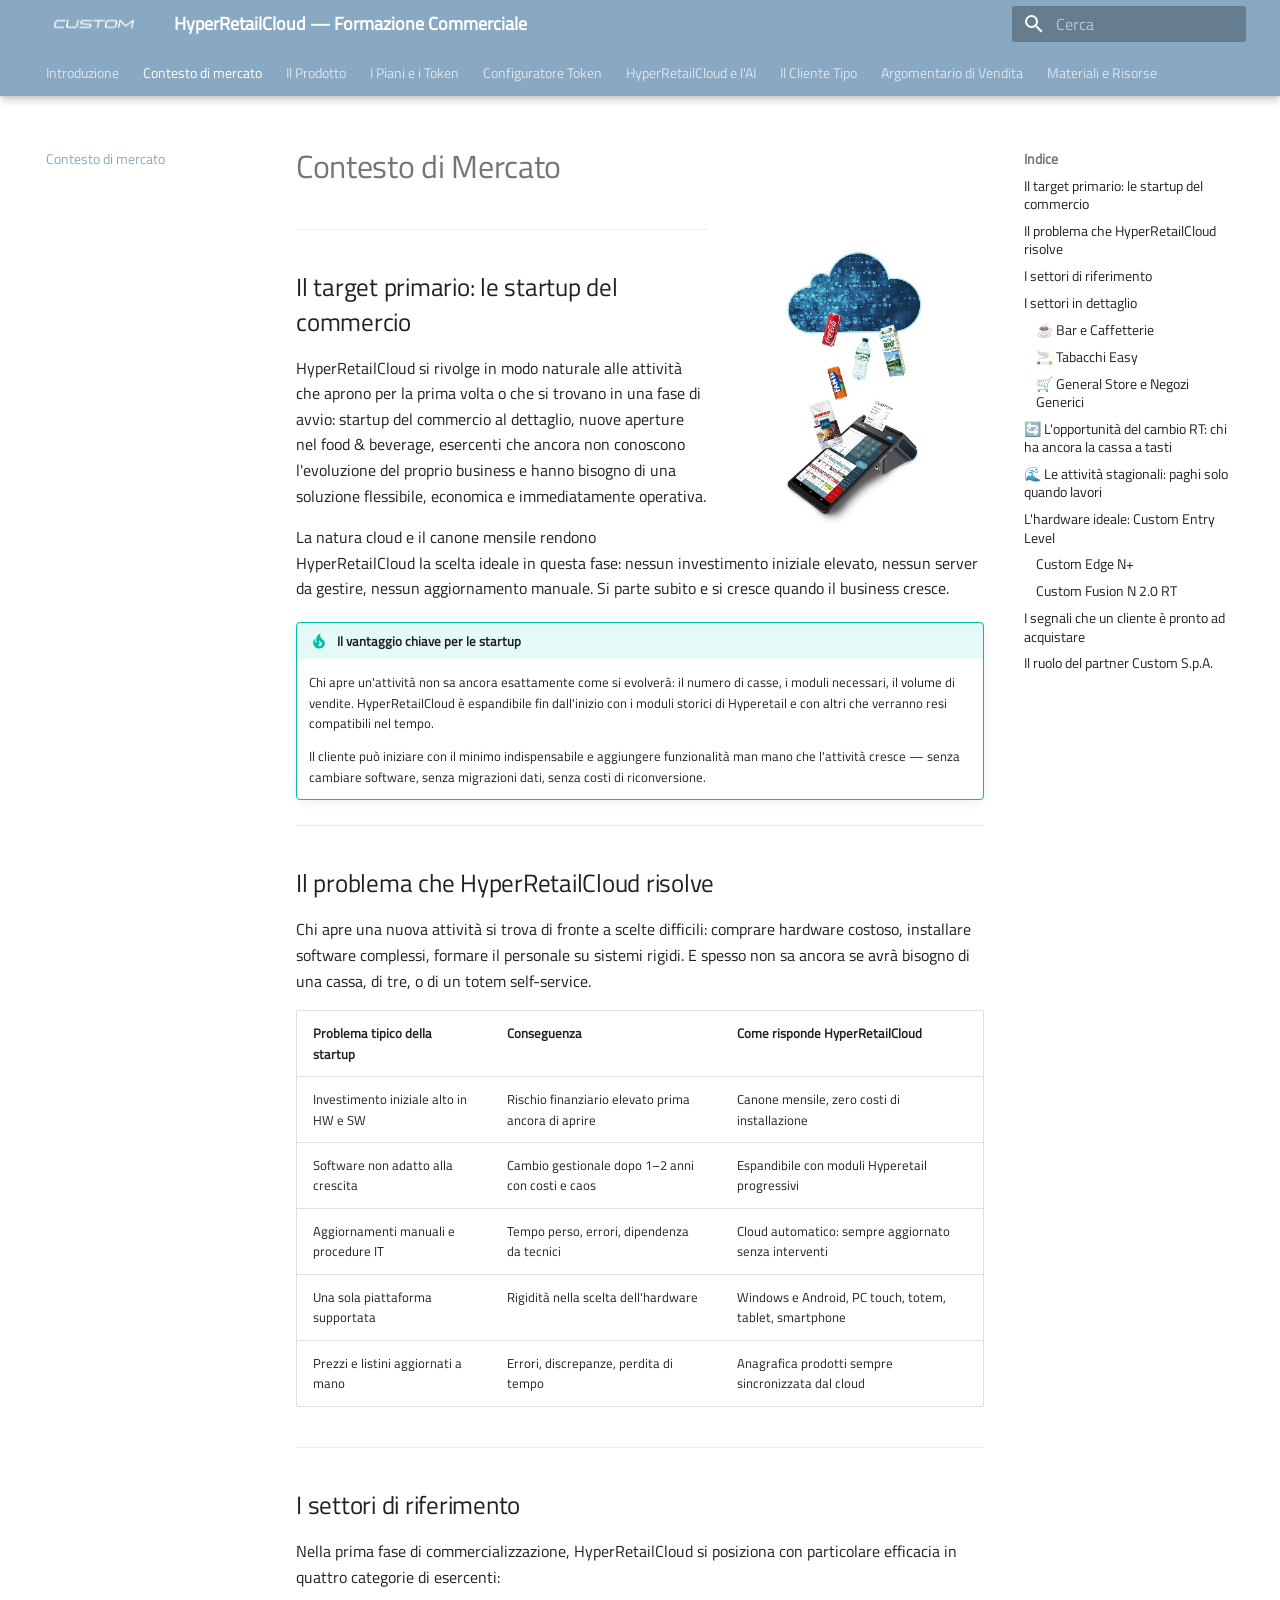
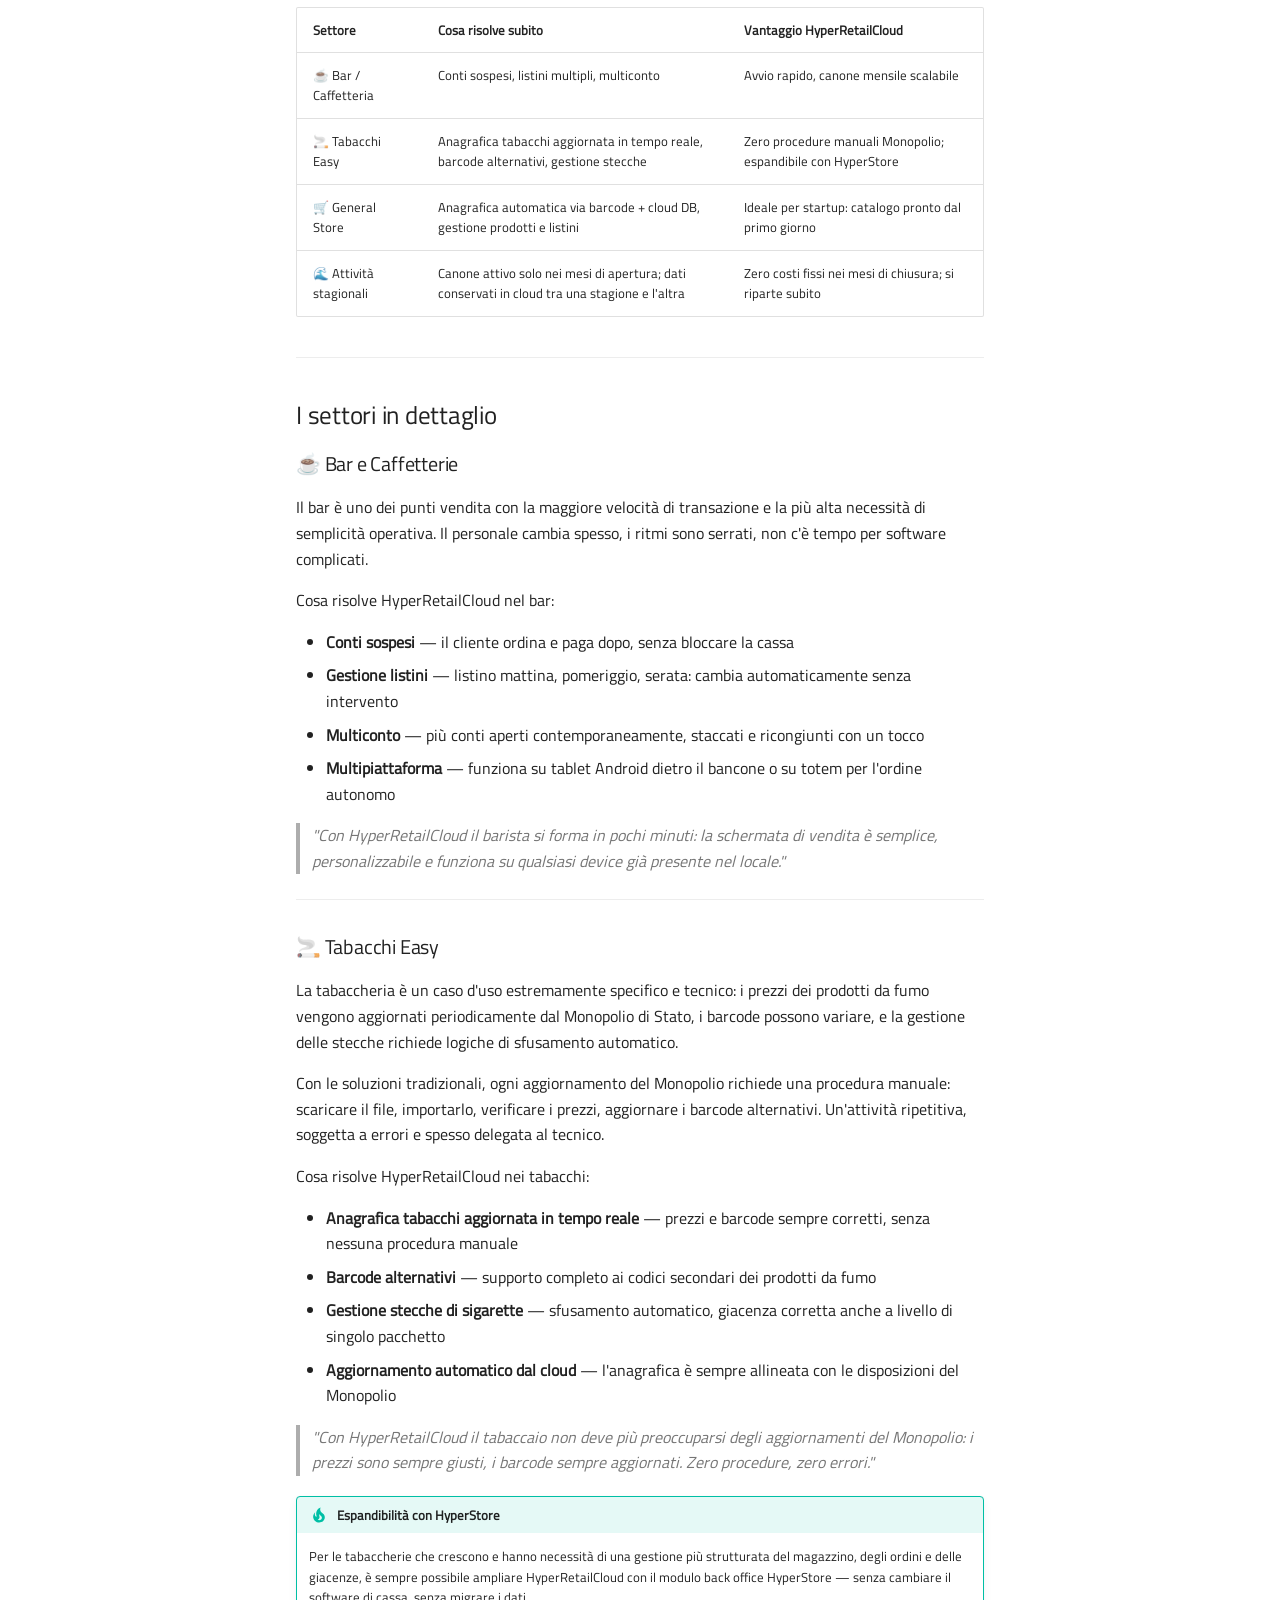
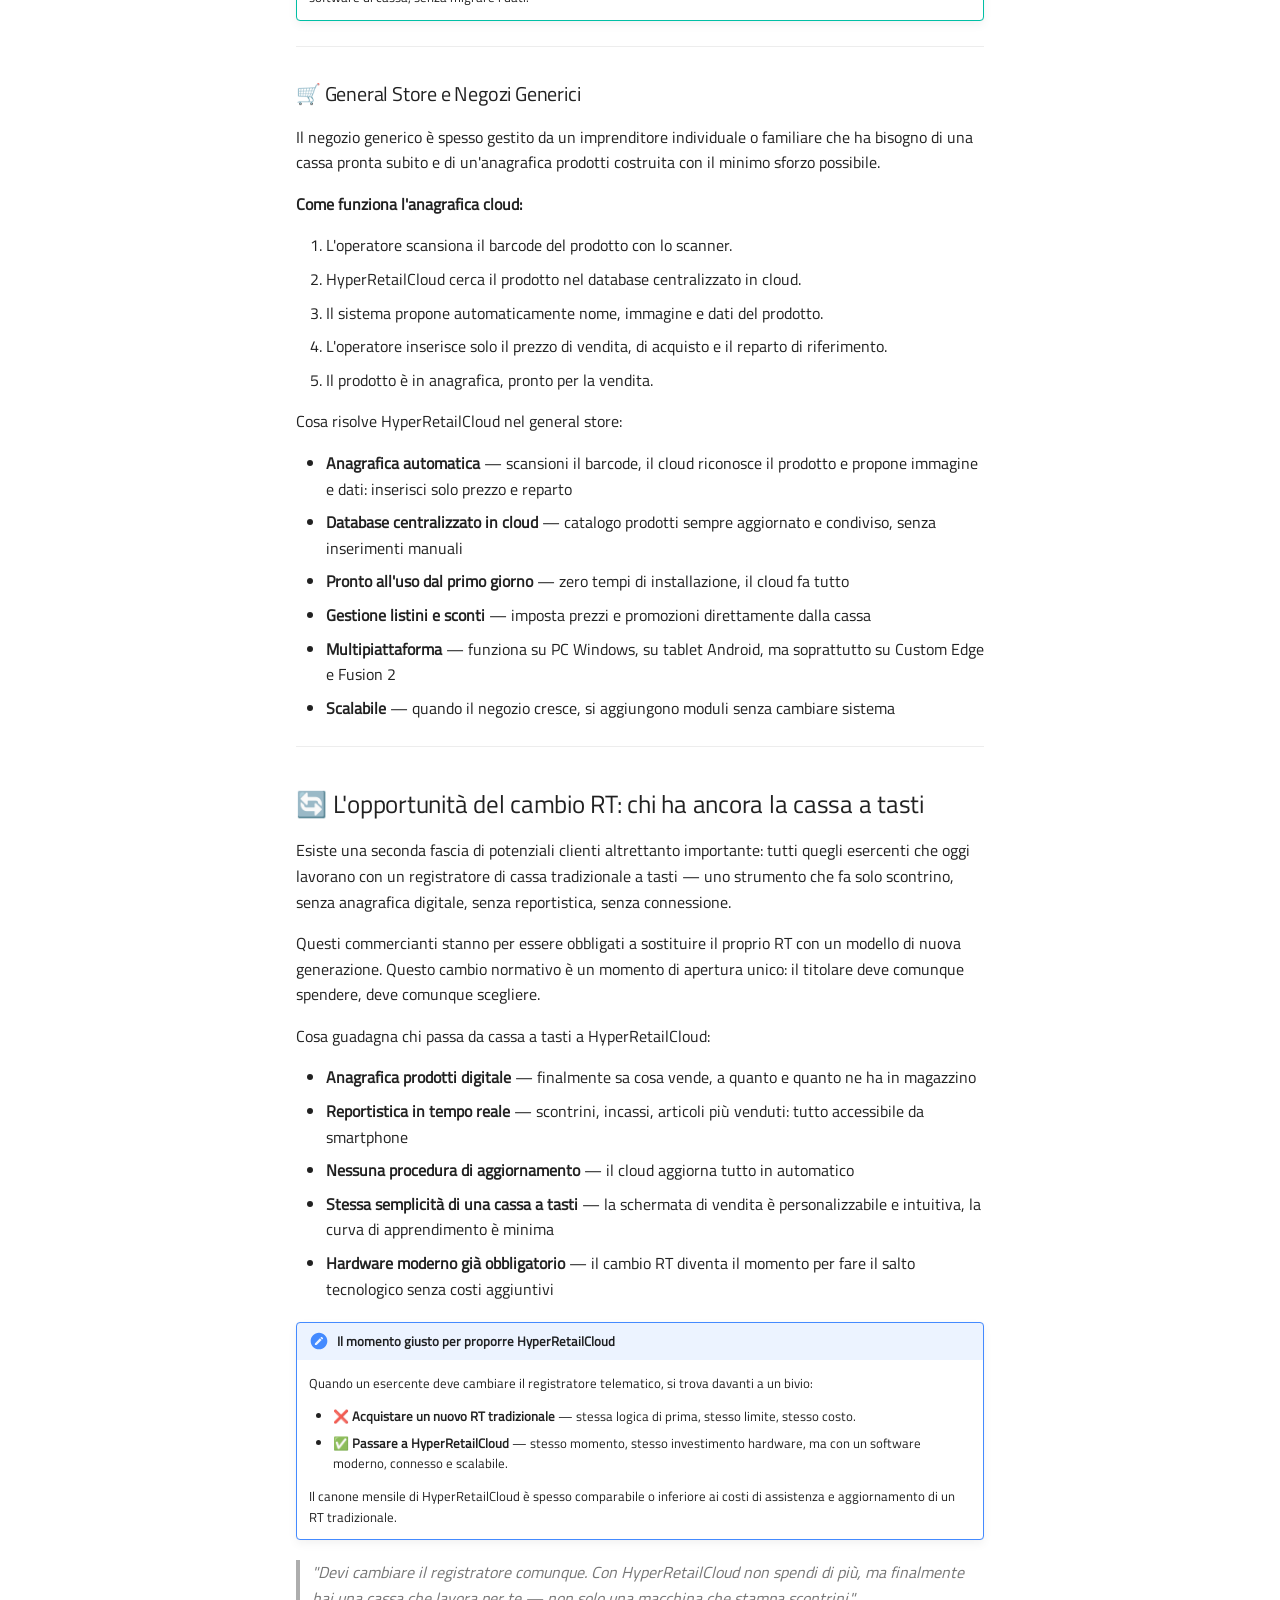
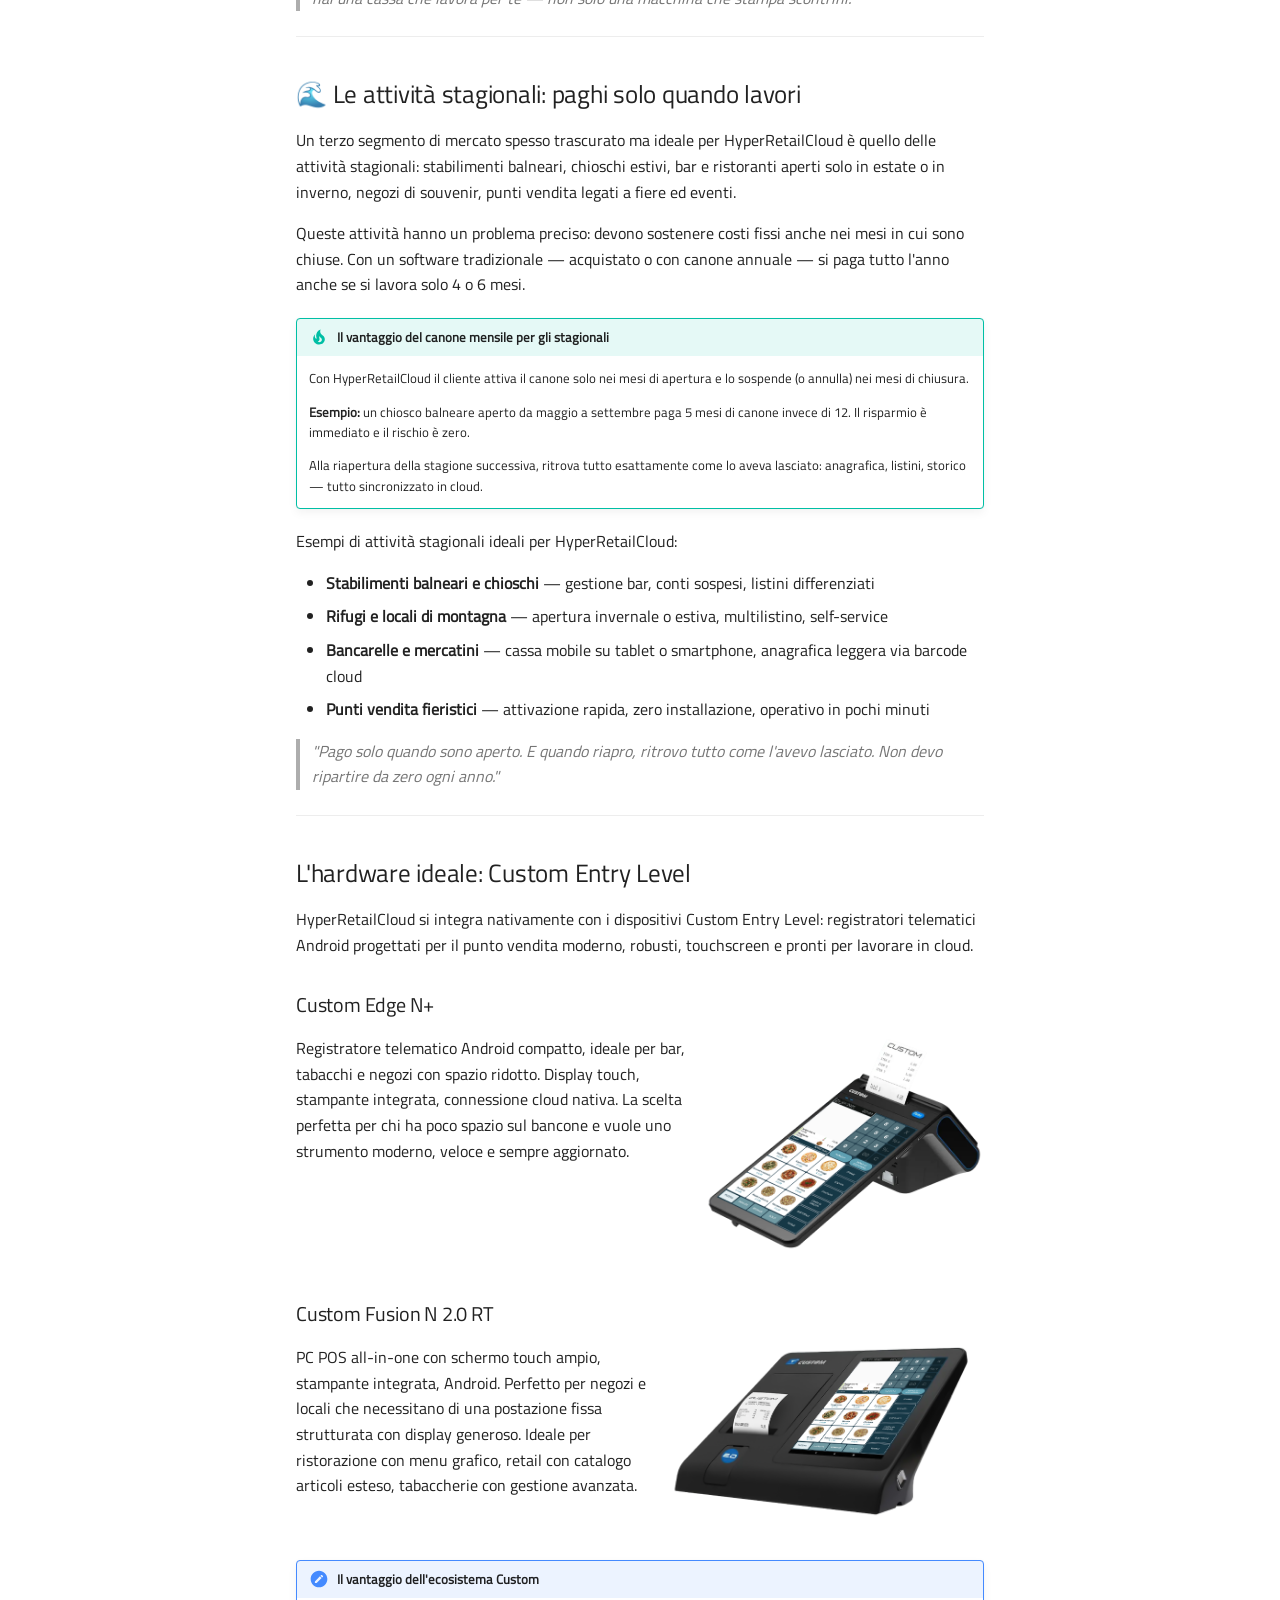
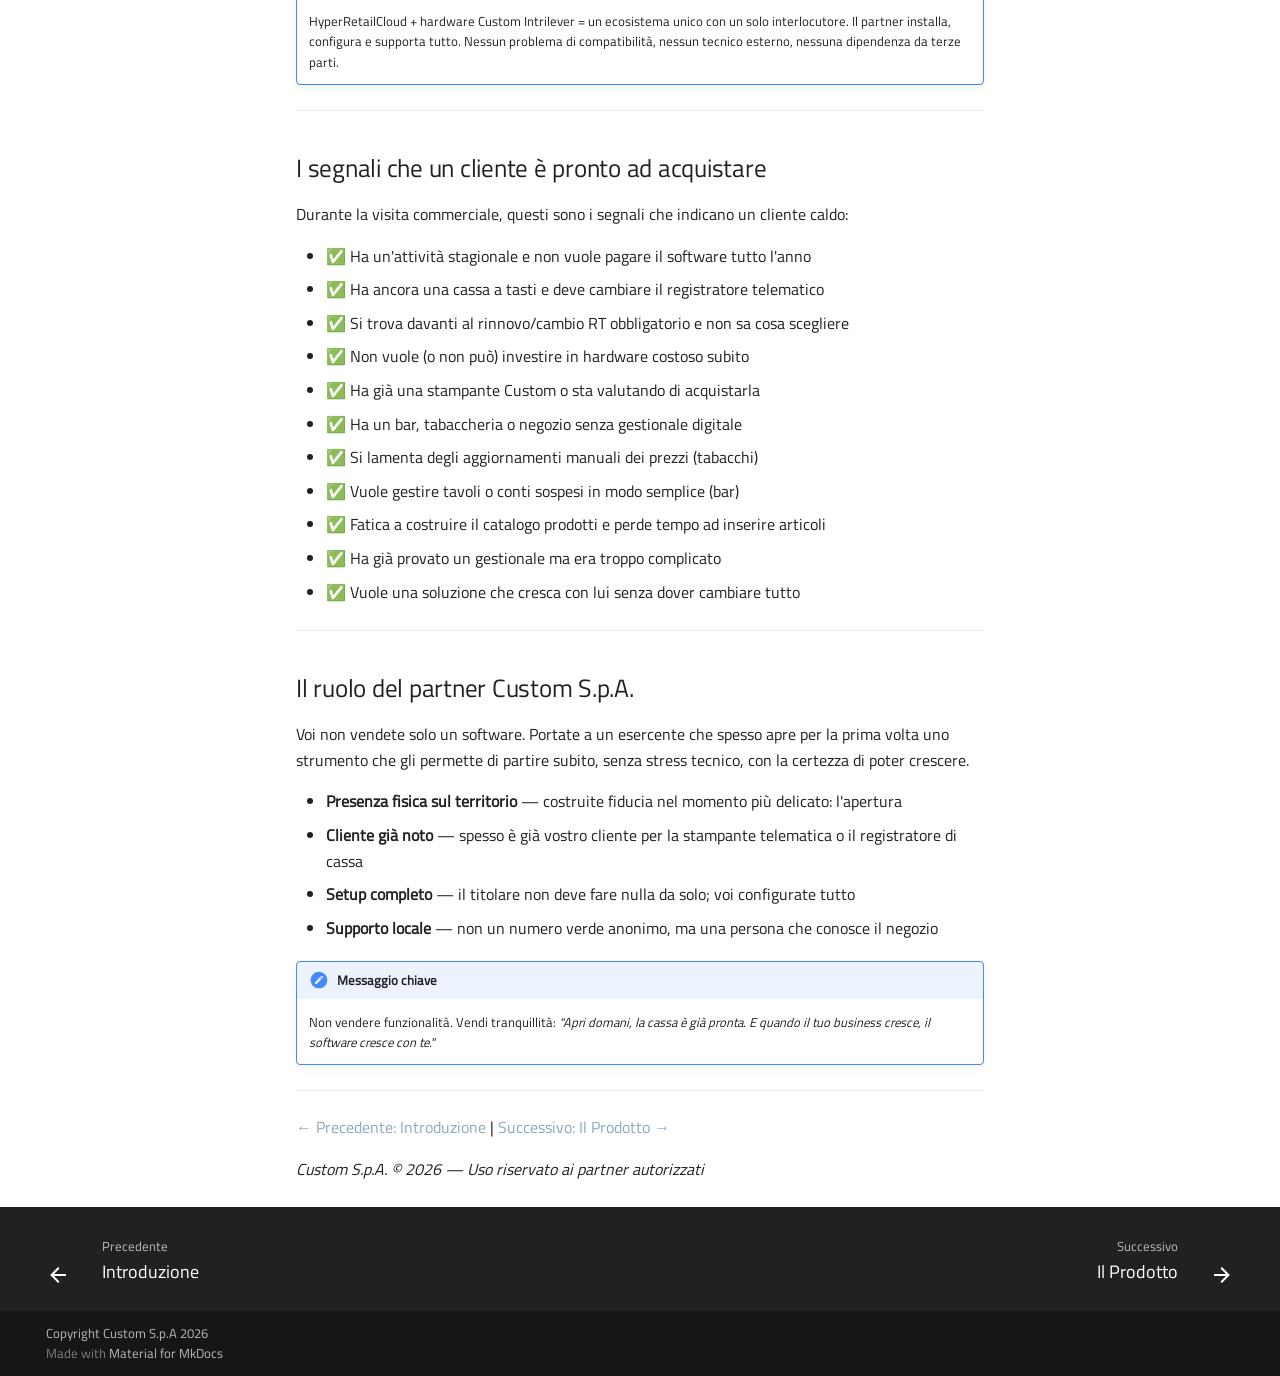
<file: contesto_mercato/index.html>
<!doctype html>
<html lang="it" class="no-js">
  <head>
    
      <meta charset="utf-8">
      <meta name="viewport" content="width=device-width,initial-scale=1">
      
      
        <meta name="author" content="Custom S.p.A.">
      
      
        <link rel="canonical" href="https://ivanrobuschi-custom.github.io/hypercloud-corso-commercial/contesto_mercato/">
      
      
        <link rel="prev" href="../introduzione/">
      
      
        <link rel="next" href="../il_prodotto/">
      
      
        
      
      
      <link rel="icon" href="../assets/icons/favicon.png">
      <meta name="generator" content="mkdocs-1.6.1, mkdocs-material-9.7.6">
    
    
      
        <title>Il contesto di mercato HyperRetailCloud - HyperRetailCloud — Formazione Commerciale</title>
      
    
    
      <link rel="stylesheet" href="../assets/stylesheets/main.484c7ddc.min.css">
      
        
        <link rel="stylesheet" href="../assets/stylesheets/palette.ab4e12ef.min.css">
      
      


    
    
      
    
    
      
        
        
        <link rel="preconnect" href="https://fonts.gstatic.com" crossorigin>
        <link rel="stylesheet" href="https://fonts.googleapis.com/css?family=Roboto:300,300i,400,400i,700,700i%7CRoboto+Mono:400,400i,700,700i&display=fallback">
        <style>:root{--md-text-font:"Roboto";--md-code-font:"Roboto Mono"}</style>
      
    
    
      <link rel="stylesheet" href="../stylesheets/extra.css">
    
    <script>__md_scope=new URL("..",location),__md_hash=e=>[...e].reduce(((e,_)=>(e<<5)-e+_.charCodeAt(0)),0),__md_get=(e,_=localStorage,t=__md_scope)=>JSON.parse(_.getItem(t.pathname+"."+e)),__md_set=(e,_,t=localStorage,a=__md_scope)=>{try{t.setItem(a.pathname+"."+e,JSON.stringify(_))}catch(e){}}</script>
    
      

    
    
  </head>
  
  
    
    
    
    
    
    <body dir="ltr" data-md-color-scheme="default" data-md-color-primary="custom" data-md-color-accent="indigo">
  
    
    <input class="md-toggle" data-md-toggle="drawer" type="checkbox" id="__drawer" autocomplete="off">
    <input class="md-toggle" data-md-toggle="search" type="checkbox" id="__search" autocomplete="off">
    <label class="md-overlay" for="__drawer"></label>
    <div data-md-component="skip">
      
        
        <a href="#contesto-di-mercato" class="md-skip">
          Vai al contenuto
        </a>
      
    </div>
    <div data-md-component="announce">
      
    </div>
    
    
      

  

<header class="md-header md-header--shadow md-header--lifted" data-md-component="header">
  <nav class="md-header__inner md-grid" aria-label="Intestazione">
    <a href=".." title="HyperRetailCloud — Formazione Commerciale" class="md-header__button md-logo" aria-label="HyperRetailCloud — Formazione Commerciale" data-md-component="logo">
      
  <img src="../assets/icons/logo.png" alt="logo">

    </a>
    <label class="md-header__button md-icon" for="__drawer">
      
      <svg xmlns="http://www.w3.org/2000/svg" viewBox="0 0 24 24"><path d="M3 6h18v2H3zm0 5h18v2H3zm0 5h18v2H3z"/></svg>
    </label>
    <div class="md-header__title" data-md-component="header-title">
      <div class="md-header__ellipsis">
        <div class="md-header__topic">
          <span class="md-ellipsis">
            HyperRetailCloud — Formazione Commerciale
          </span>
        </div>
        <div class="md-header__topic" data-md-component="header-topic">
          <span class="md-ellipsis">
            
              Il contesto di mercato HyperRetailCloud
            
          </span>
        </div>
      </div>
    </div>
    
      
    
    
    
    
      
      
        <label class="md-header__button md-icon" for="__search">
          
          <svg xmlns="http://www.w3.org/2000/svg" viewBox="0 0 24 24"><path d="M9.5 3A6.5 6.5 0 0 1 16 9.5c0 1.61-.59 3.09-1.56 4.23l.27.27h.79l5 5-1.5 1.5-5-5v-.79l-.27-.27A6.52 6.52 0 0 1 9.5 16 6.5 6.5 0 0 1 3 9.5 6.5 6.5 0 0 1 9.5 3m0 2C7 5 5 7 5 9.5S7 14 9.5 14 14 12 14 9.5 12 5 9.5 5"/></svg>
        </label>
        <div class="md-search" data-md-component="search" role="dialog">
  <label class="md-search__overlay" for="__search"></label>
  <div class="md-search__inner" role="search">
    <form class="md-search__form" name="search">
      <input type="text" class="md-search__input" name="query" aria-label="Cerca" placeholder="Cerca" autocapitalize="off" autocorrect="off" autocomplete="off" spellcheck="false" data-md-component="search-query" required>
      <label class="md-search__icon md-icon" for="__search">
        
        <svg xmlns="http://www.w3.org/2000/svg" viewBox="0 0 24 24"><path d="M9.5 3A6.5 6.5 0 0 1 16 9.5c0 1.61-.59 3.09-1.56 4.23l.27.27h.79l5 5-1.5 1.5-5-5v-.79l-.27-.27A6.52 6.52 0 0 1 9.5 16 6.5 6.5 0 0 1 3 9.5 6.5 6.5 0 0 1 9.5 3m0 2C7 5 5 7 5 9.5S7 14 9.5 14 14 12 14 9.5 12 5 9.5 5"/></svg>
        
        <svg xmlns="http://www.w3.org/2000/svg" viewBox="0 0 24 24"><path d="M20 11v2H8l5.5 5.5-1.42 1.42L4.16 12l7.92-7.92L13.5 5.5 8 11z"/></svg>
      </label>
      <nav class="md-search__options" aria-label="Cerca">
        
          <a href="javascript:void(0)" class="md-search__icon md-icon" title="Condividi" aria-label="Condividi" data-clipboard data-clipboard-text="" data-md-component="search-share" tabindex="-1">
            
            <svg xmlns="http://www.w3.org/2000/svg" viewBox="0 0 24 24"><path d="M18 16.08c-.76 0-1.44.3-1.96.77L8.91 12.7c.05-.23.09-.46.09-.7s-.04-.47-.09-.7l7.05-4.11c.54.5 1.25.81 2.04.81a3 3 0 0 0 3-3 3 3 0 0 0-3-3 3 3 0 0 0-3 3c0 .24.04.47.09.7L8.04 9.81C7.5 9.31 6.79 9 6 9a3 3 0 0 0-3 3 3 3 0 0 0 3 3c.79 0 1.5-.31 2.04-.81l7.12 4.15c-.05.21-.08.43-.08.66 0 1.61 1.31 2.91 2.92 2.91s2.92-1.3 2.92-2.91A2.92 2.92 0 0 0 18 16.08"/></svg>
          </a>
        
        <button type="reset" class="md-search__icon md-icon" title="Cancella" aria-label="Cancella" tabindex="-1">
          
          <svg xmlns="http://www.w3.org/2000/svg" viewBox="0 0 24 24"><path d="M19 6.41 17.59 5 12 10.59 6.41 5 5 6.41 10.59 12 5 17.59 6.41 19 12 13.41 17.59 19 19 17.59 13.41 12z"/></svg>
        </button>
      </nav>
      
        <div class="md-search__suggest" data-md-component="search-suggest"></div>
      
    </form>
    <div class="md-search__output">
      <div class="md-search__scrollwrap" tabindex="0" data-md-scrollfix>
        <div class="md-search-result" data-md-component="search-result">
          <div class="md-search-result__meta">
            Inizializza la ricerca
          </div>
          <ol class="md-search-result__list" role="presentation"></ol>
        </div>
      </div>
    </div>
  </div>
</div>
      
    
    
  </nav>
  
    
      
<nav class="md-tabs" aria-label="Tabs" data-md-component="tabs">
  <div class="md-grid">
    <ul class="md-tabs__list">
      
        
  
  
  
  
    <li class="md-tabs__item">
      <a href="../introduzione/" class="md-tabs__link">
        
  
  
    
  
  Introduzione

      </a>
    </li>
  

      
        
  
  
  
    
  
  
    <li class="md-tabs__item md-tabs__item--active">
      <a href="./" class="md-tabs__link">
        
  
  
    
  
  Contesto di mercato

      </a>
    </li>
  

      
        
  
  
  
  
    <li class="md-tabs__item">
      <a href="../il_prodotto/" class="md-tabs__link">
        
  
  
    
  
  Il Prodotto

      </a>
    </li>
  

      
        
  
  
  
  
    <li class="md-tabs__item">
      <a href="../i_piani/" class="md-tabs__link">
        
  
  
    
  
  I Piani e i Token

      </a>
    </li>
  

      
        
  
  
  
  
    <li class="md-tabs__item">
      <a href="../configuratore/" class="md-tabs__link">
        
  
  
    
  
  Configuratore Token

      </a>
    </li>
  

      
        
  
  
  
  
    <li class="md-tabs__item">
      <a href="../ai/" class="md-tabs__link">
        
  
  
    
  
  HyperRetailCloud e l'AI

      </a>
    </li>
  

      
        
  
  
  
  
    <li class="md-tabs__item">
      <a href="../il_cliente_tipo/" class="md-tabs__link">
        
  
  
    
  
  Il Cliente Tipo

      </a>
    </li>
  

      
        
  
  
  
  
    <li class="md-tabs__item">
      <a href="../argomentazioni_di_vendita/" class="md-tabs__link">
        
  
  
    
  
  Argomentario di Vendita

      </a>
    </li>
  

      
        
  
  
  
  
    <li class="md-tabs__item">
      <a href="../risorse_e_materiali/" class="md-tabs__link">
        
  
  
    
  
  Materiali e Risorse

      </a>
    </li>
  

      
    </ul>
  </div>
</nav>
    
  
</header>
    
    <div class="md-container" data-md-component="container">
      
      
        
      
      <main class="md-main" data-md-component="main">
        <div class="md-main__inner md-grid">
          
            
              
              <div class="md-sidebar md-sidebar--primary" data-md-component="sidebar" data-md-type="navigation" >
                <div class="md-sidebar__scrollwrap">
                  <div class="md-sidebar__inner">
                    


  


<nav class="md-nav md-nav--primary md-nav--lifted" aria-label="Navigazione" data-md-level="0">
  <label class="md-nav__title" for="__drawer">
    <a href=".." title="HyperRetailCloud — Formazione Commerciale" class="md-nav__button md-logo" aria-label="HyperRetailCloud — Formazione Commerciale" data-md-component="logo">
      
  <img src="../assets/icons/logo.png" alt="logo">

    </a>
    HyperRetailCloud — Formazione Commerciale
  </label>
  
  <ul class="md-nav__list" data-md-scrollfix>
    
      
      
  
  
  
  
    <li class="md-nav__item">
      <a href="../introduzione/" class="md-nav__link">
        
  
  
  <span class="md-ellipsis">
    
  
    Introduzione
  

    
  </span>
  
  

      </a>
    </li>
  

    
      
      
  
  
    
  
  
  
    <li class="md-nav__item md-nav__item--active">
      
      <input class="md-nav__toggle md-toggle" type="checkbox" id="__toc">
      
      
        
      
      
        <label class="md-nav__link md-nav__link--active" for="__toc">
          
  
  
  <span class="md-ellipsis">
    
  
    Contesto di mercato
  

    
  </span>
  
  

          <span class="md-nav__icon md-icon"></span>
        </label>
      
      <a href="./" class="md-nav__link md-nav__link--active">
        
  
  
  <span class="md-ellipsis">
    
  
    Contesto di mercato
  

    
  </span>
  
  

      </a>
      
        

<nav class="md-nav md-nav--secondary" aria-label="Indice">
  
  
  
    
  
  
    <label class="md-nav__title" for="__toc">
      <span class="md-nav__icon md-icon"></span>
      Indice
    </label>
    <ul class="md-nav__list" data-md-component="toc" data-md-scrollfix>
      
        <li class="md-nav__item">
  <a href="#il-target-primario-le-startup-del-commercio" class="md-nav__link">
    <span class="md-ellipsis">
      
        Il target primario: le startup del commercio
      
    </span>
  </a>
  
</li>
      
        <li class="md-nav__item">
  <a href="#il-problema-che-hyperretailcloud-risolve" class="md-nav__link">
    <span class="md-ellipsis">
      
        Il problema che HyperRetailCloud risolve
      
    </span>
  </a>
  
</li>
      
        <li class="md-nav__item">
  <a href="#i-settori-di-riferimento" class="md-nav__link">
    <span class="md-ellipsis">
      
        I settori di riferimento
      
    </span>
  </a>
  
</li>
      
        <li class="md-nav__item">
  <a href="#i-settori-in-dettaglio" class="md-nav__link">
    <span class="md-ellipsis">
      
        I settori in dettaglio
      
    </span>
  </a>
  
    <nav class="md-nav" aria-label="I settori in dettaglio">
      <ul class="md-nav__list">
        
          <li class="md-nav__item">
  <a href="#bar-e-caffetterie" class="md-nav__link">
    <span class="md-ellipsis">
      
        ☕ Bar e Caffetterie
      
    </span>
  </a>
  
</li>
        
          <li class="md-nav__item">
  <a href="#tabacchi-easy" class="md-nav__link">
    <span class="md-ellipsis">
      
        🚬 Tabacchi Easy
      
    </span>
  </a>
  
</li>
        
          <li class="md-nav__item">
  <a href="#general-store-e-negozi-generici" class="md-nav__link">
    <span class="md-ellipsis">
      
        🛒 General Store e Negozi Generici
      
    </span>
  </a>
  
</li>
        
      </ul>
    </nav>
  
</li>
      
        <li class="md-nav__item">
  <a href="#lopportunita-del-cambio-rt-chi-ha-ancora-la-cassa-a-tasti" class="md-nav__link">
    <span class="md-ellipsis">
      
        🔄 L'opportunità del cambio RT: chi ha ancora la cassa a tasti
      
    </span>
  </a>
  
</li>
      
        <li class="md-nav__item">
  <a href="#le-attivita-stagionali-paghi-solo-quando-lavori" class="md-nav__link">
    <span class="md-ellipsis">
      
        🌊 Le attività stagionali: paghi solo quando lavori
      
    </span>
  </a>
  
</li>
      
        <li class="md-nav__item">
  <a href="#lhardware-ideale-custom-entry-level" class="md-nav__link">
    <span class="md-ellipsis">
      
        L'hardware ideale: Custom Entry Level
      
    </span>
  </a>
  
    <nav class="md-nav" aria-label="L&#39;hardware ideale: Custom Entry Level">
      <ul class="md-nav__list">
        
          <li class="md-nav__item">
  <a href="#custom-edge-n" class="md-nav__link">
    <span class="md-ellipsis">
      
        Custom Edge N+
      
    </span>
  </a>
  
</li>
        
          <li class="md-nav__item">
  <a href="#custom-fusion-n-20-rt" class="md-nav__link">
    <span class="md-ellipsis">
      
        Custom Fusion N 2.0 RT
      
    </span>
  </a>
  
</li>
        
      </ul>
    </nav>
  
</li>
      
        <li class="md-nav__item">
  <a href="#i-segnali-che-un-cliente-e-pronto-ad-acquistare" class="md-nav__link">
    <span class="md-ellipsis">
      
        I segnali che un cliente è pronto ad acquistare
      
    </span>
  </a>
  
</li>
      
        <li class="md-nav__item">
  <a href="#il-ruolo-del-partner-custom-spa" class="md-nav__link">
    <span class="md-ellipsis">
      
        Il ruolo del partner Custom S.p.A.
      
    </span>
  </a>
  
</li>
      
    </ul>
  
</nav>
      
    </li>
  

    
      
      
  
  
  
  
    <li class="md-nav__item">
      <a href="../il_prodotto/" class="md-nav__link">
        
  
  
  <span class="md-ellipsis">
    
  
    Il Prodotto
  

    
  </span>
  
  

      </a>
    </li>
  

    
      
      
  
  
  
  
    <li class="md-nav__item">
      <a href="../i_piani/" class="md-nav__link">
        
  
  
  <span class="md-ellipsis">
    
  
    I Piani e i Token
  

    
  </span>
  
  

      </a>
    </li>
  

    
      
      
  
  
  
  
    <li class="md-nav__item">
      <a href="../configuratore/" class="md-nav__link">
        
  
  
  <span class="md-ellipsis">
    
  
    Configuratore Token
  

    
  </span>
  
  

      </a>
    </li>
  

    
      
      
  
  
  
  
    <li class="md-nav__item">
      <a href="../ai/" class="md-nav__link">
        
  
  
  <span class="md-ellipsis">
    
  
    HyperRetailCloud e l'AI
  

    
  </span>
  
  

      </a>
    </li>
  

    
      
      
  
  
  
  
    <li class="md-nav__item">
      <a href="../il_cliente_tipo/" class="md-nav__link">
        
  
  
  <span class="md-ellipsis">
    
  
    Il Cliente Tipo
  

    
  </span>
  
  

      </a>
    </li>
  

    
      
      
  
  
  
  
    <li class="md-nav__item">
      <a href="../argomentazioni_di_vendita/" class="md-nav__link">
        
  
  
  <span class="md-ellipsis">
    
  
    Argomentario di Vendita
  

    
  </span>
  
  

      </a>
    </li>
  

    
      
      
  
  
  
  
    <li class="md-nav__item">
      <a href="../risorse_e_materiali/" class="md-nav__link">
        
  
  
  <span class="md-ellipsis">
    
  
    Materiali e Risorse
  

    
  </span>
  
  

      </a>
    </li>
  

    
  </ul>
</nav>
                  </div>
                </div>
              </div>
            
            
              
              <div class="md-sidebar md-sidebar--secondary" data-md-component="sidebar" data-md-type="toc" >
                <div class="md-sidebar__scrollwrap">
                  <div class="md-sidebar__inner">
                    

<nav class="md-nav md-nav--secondary" aria-label="Indice">
  
  
  
    
  
  
    <label class="md-nav__title" for="__toc">
      <span class="md-nav__icon md-icon"></span>
      Indice
    </label>
    <ul class="md-nav__list" data-md-component="toc" data-md-scrollfix>
      
        <li class="md-nav__item">
  <a href="#il-target-primario-le-startup-del-commercio" class="md-nav__link">
    <span class="md-ellipsis">
      
        Il target primario: le startup del commercio
      
    </span>
  </a>
  
</li>
      
        <li class="md-nav__item">
  <a href="#il-problema-che-hyperretailcloud-risolve" class="md-nav__link">
    <span class="md-ellipsis">
      
        Il problema che HyperRetailCloud risolve
      
    </span>
  </a>
  
</li>
      
        <li class="md-nav__item">
  <a href="#i-settori-di-riferimento" class="md-nav__link">
    <span class="md-ellipsis">
      
        I settori di riferimento
      
    </span>
  </a>
  
</li>
      
        <li class="md-nav__item">
  <a href="#i-settori-in-dettaglio" class="md-nav__link">
    <span class="md-ellipsis">
      
        I settori in dettaglio
      
    </span>
  </a>
  
    <nav class="md-nav" aria-label="I settori in dettaglio">
      <ul class="md-nav__list">
        
          <li class="md-nav__item">
  <a href="#bar-e-caffetterie" class="md-nav__link">
    <span class="md-ellipsis">
      
        ☕ Bar e Caffetterie
      
    </span>
  </a>
  
</li>
        
          <li class="md-nav__item">
  <a href="#tabacchi-easy" class="md-nav__link">
    <span class="md-ellipsis">
      
        🚬 Tabacchi Easy
      
    </span>
  </a>
  
</li>
        
          <li class="md-nav__item">
  <a href="#general-store-e-negozi-generici" class="md-nav__link">
    <span class="md-ellipsis">
      
        🛒 General Store e Negozi Generici
      
    </span>
  </a>
  
</li>
        
      </ul>
    </nav>
  
</li>
      
        <li class="md-nav__item">
  <a href="#lopportunita-del-cambio-rt-chi-ha-ancora-la-cassa-a-tasti" class="md-nav__link">
    <span class="md-ellipsis">
      
        🔄 L'opportunità del cambio RT: chi ha ancora la cassa a tasti
      
    </span>
  </a>
  
</li>
      
        <li class="md-nav__item">
  <a href="#le-attivita-stagionali-paghi-solo-quando-lavori" class="md-nav__link">
    <span class="md-ellipsis">
      
        🌊 Le attività stagionali: paghi solo quando lavori
      
    </span>
  </a>
  
</li>
      
        <li class="md-nav__item">
  <a href="#lhardware-ideale-custom-entry-level" class="md-nav__link">
    <span class="md-ellipsis">
      
        L'hardware ideale: Custom Entry Level
      
    </span>
  </a>
  
    <nav class="md-nav" aria-label="L&#39;hardware ideale: Custom Entry Level">
      <ul class="md-nav__list">
        
          <li class="md-nav__item">
  <a href="#custom-edge-n" class="md-nav__link">
    <span class="md-ellipsis">
      
        Custom Edge N+
      
    </span>
  </a>
  
</li>
        
          <li class="md-nav__item">
  <a href="#custom-fusion-n-20-rt" class="md-nav__link">
    <span class="md-ellipsis">
      
        Custom Fusion N 2.0 RT
      
    </span>
  </a>
  
</li>
        
      </ul>
    </nav>
  
</li>
      
        <li class="md-nav__item">
  <a href="#i-segnali-che-un-cliente-e-pronto-ad-acquistare" class="md-nav__link">
    <span class="md-ellipsis">
      
        I segnali che un cliente è pronto ad acquistare
      
    </span>
  </a>
  
</li>
      
        <li class="md-nav__item">
  <a href="#il-ruolo-del-partner-custom-spa" class="md-nav__link">
    <span class="md-ellipsis">
      
        Il ruolo del partner Custom S.p.A.
      
    </span>
  </a>
  
</li>
      
    </ul>
  
</nav>
                  </div>
                </div>
              </div>
            
          
          
            <div class="md-content" data-md-component="content">
              
                




              
              <article class="md-content__inner md-typeset">
                
                  



<h1 id="contesto-di-mercato">Contesto di Mercato</h1>
<p><img align="right" alt="Prodotti sincronizzati dal cloud al POS Custom" src="../assets/images/contesto_mercato_img1.jpeg" width="260" /></p>
<hr />
<h2 id="il-target-primario-le-startup-del-commercio">Il target primario: le startup del commercio</h2>
<p>HyperRetailCloud si rivolge in modo naturale alle attività che aprono per la prima volta o che si trovano in una fase di avvio: startup del commercio al dettaglio, nuove aperture nel food &amp; beverage, esercenti che ancora non conoscono l'evoluzione del proprio business e hanno bisogno di una soluzione flessibile, economica e immediatamente operativa.</p>
<p>La natura cloud e il canone mensile rendono HyperRetailCloud la scelta ideale in questa fase: nessun investimento iniziale elevato, nessun server da gestire, nessun aggiornamento manuale. Si parte subito e si cresce quando il business cresce.</p>
<div class="admonition tip">
<p class="admonition-title">Il vantaggio chiave per le startup</p>
<p>Chi apre un'attività non sa ancora esattamente come si evolverà: il numero di casse, i moduli necessari, il volume di vendite. HyperRetailCloud è espandibile fin dall'inizio con i moduli storici di Hyperetail e con altri che verranno resi compatibili nel tempo.</p>
<p>Il cliente può iniziare con il minimo indispensabile e aggiungere funzionalità man mano che l'attività cresce — senza cambiare software, senza migrazioni dati, senza costi di riconversione.</p>
</div>
<hr />
<h2 id="il-problema-che-hyperretailcloud-risolve">Il problema che HyperRetailCloud risolve</h2>
<p>Chi apre una nuova attività si trova di fronte a scelte difficili: comprare hardware costoso, installare software complessi, formare il personale su sistemi rigidi. E spesso non sa ancora se avrà bisogno di una cassa, di tre, o di un totem self-service.</p>
<table>
<thead>
<tr>
<th>Problema tipico della startup</th>
<th>Conseguenza</th>
<th>Come risponde HyperRetailCloud</th>
</tr>
</thead>
<tbody>
<tr>
<td>Investimento iniziale alto in HW e SW</td>
<td>Rischio finanziario elevato prima ancora di aprire</td>
<td>Canone mensile, zero costi di installazione</td>
</tr>
<tr>
<td>Software non adatto alla crescita</td>
<td>Cambio gestionale dopo 1–2 anni con costi e caos</td>
<td>Espandibile con moduli Hyperetail progressivi</td>
</tr>
<tr>
<td>Aggiornamenti manuali e procedure IT</td>
<td>Tempo perso, errori, dipendenza da tecnici</td>
<td>Cloud automatico: sempre aggiornato senza interventi</td>
</tr>
<tr>
<td>Una sola piattaforma supportata</td>
<td>Rigidità nella scelta dell'hardware</td>
<td>Windows e Android, PC touch, totem, tablet, smartphone</td>
</tr>
<tr>
<td>Prezzi e listini aggiornati a mano</td>
<td>Errori, discrepanze, perdita di tempo</td>
<td>Anagrafica prodotti sempre sincronizzata dal cloud</td>
</tr>
</tbody>
</table>
<hr />
<h2 id="i-settori-di-riferimento">I settori di riferimento</h2>
<p>Nella prima fase di commercializzazione, HyperRetailCloud si posiziona con particolare efficacia in quattro categorie di esercenti:</p>
<table>
<thead>
<tr>
<th>Settore</th>
<th>Cosa risolve subito</th>
<th>Vantaggio HyperRetailCloud</th>
</tr>
</thead>
<tbody>
<tr>
<td>☕ Bar / Caffetteria</td>
<td>Conti sospesi, listini multipli, multiconto</td>
<td>Avvio rapido, canone mensile scalabile</td>
</tr>
<tr>
<td>🚬 Tabacchi Easy</td>
<td>Anagrafica tabacchi aggiornata in tempo reale, barcode alternativi, gestione stecche</td>
<td>Zero procedure manuali Monopolio; espandibile con HyperStore</td>
</tr>
<tr>
<td>🛒 General Store</td>
<td>Anagrafica automatica via barcode + cloud DB, gestione prodotti e listini</td>
<td>Ideale per startup: catalogo pronto dal primo giorno</td>
</tr>
<tr>
<td>🌊 Attività stagionali</td>
<td>Canone attivo solo nei mesi di apertura; dati conservati in cloud tra una stagione e l'altra</td>
<td>Zero costi fissi nei mesi di chiusura; si riparte subito</td>
</tr>
</tbody>
</table>
<hr />
<h2 id="i-settori-in-dettaglio">I settori in dettaglio</h2>
<h3 id="bar-e-caffetterie">☕ Bar e Caffetterie</h3>
<p>Il bar è uno dei punti vendita con la maggiore velocità di transazione e la più alta necessità di semplicità operativa. Il personale cambia spesso, i ritmi sono serrati, non c'è tempo per software complicati.</p>
<p>Cosa risolve HyperRetailCloud nel bar:</p>
<ul>
<li><strong>Conti sospesi</strong> — il cliente ordina e paga dopo, senza bloccare la cassa</li>
<li><strong>Gestione listini</strong> — listino mattina, pomeriggio, serata: cambia automaticamente senza intervento</li>
<li><strong>Multiconto</strong> — più conti aperti contemporaneamente, staccati e ricongiunti con un tocco</li>
<li><strong>Multipiattaforma</strong> — funziona su tablet Android dietro il bancone o su totem per l'ordine autonomo</li>
</ul>
<blockquote>
<p><em>"Con HyperRetailCloud il barista si forma in pochi minuti: la schermata di vendita è semplice, personalizzabile e funziona su qualsiasi device già presente nel locale."</em></p>
</blockquote>
<hr />
<h3 id="tabacchi-easy">🚬 Tabacchi Easy</h3>
<p>La tabaccheria è un caso d'uso estremamente specifico e tecnico: i prezzi dei prodotti da fumo vengono aggiornati periodicamente dal Monopolio di Stato, i barcode possono variare, e la gestione delle stecche richiede logiche di sfusamento automatico.</p>
<p>Con le soluzioni tradizionali, ogni aggiornamento del Monopolio richiede una procedura manuale: scaricare il file, importarlo, verificare i prezzi, aggiornare i barcode alternativi. Un'attività ripetitiva, soggetta a errori e spesso delegata al tecnico.</p>
<p>Cosa risolve HyperRetailCloud nei tabacchi:</p>
<ul>
<li><strong>Anagrafica tabacchi aggiornata in tempo reale</strong> — prezzi e barcode sempre corretti, senza nessuna procedura manuale</li>
<li><strong>Barcode alternativi</strong> — supporto completo ai codici secondari dei prodotti da fumo</li>
<li><strong>Gestione stecche di sigarette</strong> — sfusamento automatico, giacenza corretta anche a livello di singolo pacchetto</li>
<li><strong>Aggiornamento automatico dal cloud</strong> — l'anagrafica è sempre allineata con le disposizioni del Monopolio</li>
</ul>
<blockquote>
<p><em>"Con HyperRetailCloud il tabaccaio non deve più preoccuparsi degli aggiornamenti del Monopolio: i prezzi sono sempre giusti, i barcode sempre aggiornati. Zero procedure, zero errori."</em></p>
</blockquote>
<div class="admonition tip">
<p class="admonition-title">Espandibilità con HyperStore</p>
<p>Per le tabaccherie che crescono e hanno necessità di una gestione più strutturata del magazzino, degli ordini e delle giacenze, è sempre possibile ampliare HyperRetailCloud con il modulo back office HyperStore — senza cambiare il software di cassa, senza migrare i dati.</p>
</div>
<hr />
<h3 id="general-store-e-negozi-generici">🛒 General Store e Negozi Generici</h3>
<p>Il negozio generico è spesso gestito da un imprenditore individuale o familiare che ha bisogno di una cassa pronta subito e di un'anagrafica prodotti costruita con il minimo sforzo possibile.</p>
<p><strong>Come funziona l'anagrafica cloud:</strong></p>
<ol>
<li>L'operatore scansiona il barcode del prodotto con lo scanner.</li>
<li>HyperRetailCloud cerca il prodotto nel database centralizzato in cloud.</li>
<li>Il sistema propone automaticamente nome, immagine e dati del prodotto.</li>
<li>L'operatore inserisce solo il prezzo di vendita, di acquisto e il reparto di riferimento.</li>
<li>Il prodotto è in anagrafica, pronto per la vendita.</li>
</ol>
<p>Cosa risolve HyperRetailCloud nel general store:</p>
<ul>
<li><strong>Anagrafica automatica</strong> — scansioni il barcode, il cloud riconosce il prodotto e propone immagine e dati: inserisci solo prezzo e reparto</li>
<li><strong>Database centralizzato in cloud</strong> — catalogo prodotti sempre aggiornato e condiviso, senza inserimenti manuali</li>
<li><strong>Pronto all'uso dal primo giorno</strong> — zero tempi di installazione, il cloud fa tutto</li>
<li><strong>Gestione listini e sconti</strong> — imposta prezzi e promozioni direttamente dalla cassa</li>
<li><strong>Multipiattaforma</strong> — funziona su PC Windows, su tablet Android, ma soprattutto su Custom Edge e Fusion 2</li>
<li><strong>Scalabile</strong> — quando il negozio cresce, si aggiungono moduli senza cambiare sistema</li>
</ul>
<hr />
<h2 id="lopportunita-del-cambio-rt-chi-ha-ancora-la-cassa-a-tasti">🔄 L'opportunità del cambio RT: chi ha ancora la cassa a tasti</h2>
<p>Esiste una seconda fascia di potenziali clienti altrettanto importante: tutti quegli esercenti che oggi lavorano con un registratore di cassa tradizionale a tasti — uno strumento che fa solo scontrino, senza anagrafica digitale, senza reportistica, senza connessione.</p>
<p>Questi commercianti stanno per essere obbligati a sostituire il proprio RT con un modello di nuova generazione. Questo cambio normativo è un momento di apertura unico: il titolare deve comunque spendere, deve comunque scegliere.</p>
<p>Cosa guadagna chi passa da cassa a tasti a HyperRetailCloud:</p>
<ul>
<li><strong>Anagrafica prodotti digitale</strong> — finalmente sa cosa vende, a quanto e quanto ne ha in magazzino</li>
<li><strong>Reportistica in tempo reale</strong> — scontrini, incassi, articoli più venduti: tutto accessibile da smartphone</li>
<li><strong>Nessuna procedura di aggiornamento</strong> — il cloud aggiorna tutto in automatico</li>
<li><strong>Stessa semplicità di una cassa a tasti</strong> — la schermata di vendita è personalizzabile e intuitiva, la curva di apprendimento è minima</li>
<li><strong>Hardware moderno già obbligatorio</strong> — il cambio RT diventa il momento per fare il salto tecnologico senza costi aggiuntivi</li>
</ul>
<div class="admonition note">
<p class="admonition-title">Il momento giusto per proporre HyperRetailCloud</p>
<p>Quando un esercente deve cambiare il registratore telematico, si trova davanti a un bivio:</p>
<ul>
<li>❌ <strong>Acquistare un nuovo RT tradizionale</strong> — stessa logica di prima, stesso limite, stesso costo.</li>
<li>✅ <strong>Passare a HyperRetailCloud</strong> — stesso momento, stesso investimento hardware, ma con un software moderno, connesso e scalabile.</li>
</ul>
<p>Il canone mensile di HyperRetailCloud è spesso comparabile o inferiore ai costi di assistenza e aggiornamento di un RT tradizionale.</p>
</div>
<blockquote>
<p><em>"Devi cambiare il registratore comunque. Con HyperRetailCloud non spendi di più, ma finalmente hai una cassa che lavora per te — non solo una macchina che stampa scontrini."</em></p>
</blockquote>
<hr />
<h2 id="le-attivita-stagionali-paghi-solo-quando-lavori">🌊 Le attività stagionali: paghi solo quando lavori</h2>
<p>Un terzo segmento di mercato spesso trascurato ma ideale per HyperRetailCloud è quello delle attività stagionali: stabilimenti balneari, chioschi estivi, bar e ristoranti aperti solo in estate o in inverno, negozi di souvenir, punti vendita legati a fiere ed eventi.</p>
<p>Queste attività hanno un problema preciso: devono sostenere costi fissi anche nei mesi in cui sono chiuse. Con un software tradizionale — acquistato o con canone annuale — si paga tutto l'anno anche se si lavora solo 4 o 6 mesi.</p>
<div class="admonition tip">
<p class="admonition-title">Il vantaggio del canone mensile per gli stagionali</p>
<p>Con HyperRetailCloud il cliente attiva il canone solo nei mesi di apertura e lo sospende (o annulla) nei mesi di chiusura.</p>
<p><strong>Esempio:</strong> un chiosco balneare aperto da maggio a settembre paga 5 mesi di canone invece di 12. Il risparmio è immediato e il rischio è zero.</p>
<p>Alla riapertura della stagione successiva, ritrova tutto esattamente come lo aveva lasciato: anagrafica, listini, storico — tutto sincronizzato in cloud.</p>
</div>
<p>Esempi di attività stagionali ideali per HyperRetailCloud:</p>
<ul>
<li><strong>Stabilimenti balneari e chioschi</strong> — gestione bar, conti sospesi, listini differenziati</li>
<li><strong>Rifugi e locali di montagna</strong> — apertura invernale o estiva, multilistino, self-service</li>
<li><strong>Bancarelle e mercatini</strong> — cassa mobile su tablet o smartphone, anagrafica leggera via barcode cloud</li>
<li><strong>Punti vendita fieristici</strong> — attivazione rapida, zero installazione, operativo in pochi minuti</li>
</ul>
<blockquote>
<p><em>"Pago solo quando sono aperto. E quando riapro, ritrovo tutto come l'avevo lasciato. Non devo ripartire da zero ogni anno."</em></p>
</blockquote>
<hr />
<h2 id="lhardware-ideale-custom-entry-level">L'hardware ideale: Custom Entry Level</h2>
<p>HyperRetailCloud si integra nativamente con i dispositivi Custom Entry Level: registratori telematici Android progettati per il punto vendita moderno, robusti, touchscreen e pronti per lavorare in cloud.</p>
<h3 id="custom-edge-n">Custom Edge N+</h3>
<p><img align="right" alt="Custom Edge N+ — registratore telematico Android compatto" src="../assets/images/contesto_mercato_img2.png" width="280" /></p>
<p>Registratore telematico Android compatto, ideale per bar, tabacchi e negozi con spazio ridotto. Display touch, stampante integrata, connessione cloud nativa. La scelta perfetta per chi ha poco spazio sul bancone e vuole uno strumento moderno, veloce e sempre aggiornato.</p>
<p><br clear="right"/></p>
<h3 id="custom-fusion-n-20-rt">Custom Fusion N 2.0 RT</h3>
<p><img align="right" alt="Custom Fusion N 2.0 RT — PC POS all-in-one Android" src="../assets/images/contesto_mercato_img3.png" width="320" /></p>
<p>PC POS all-in-one con schermo touch ampio, stampante integrata, Android. Perfetto per negozi e locali che necessitano di una postazione fissa strutturata con display generoso. Ideale per ristorazione con menu grafico, retail con catalogo articoli esteso, tabaccherie con gestione avanzata.</p>
<p><br clear="right"/></p>
<div class="admonition note">
<p class="admonition-title">Il vantaggio dell'ecosistema Custom</p>
<p>HyperRetailCloud + hardware Custom Intrilever = un ecosistema unico con un solo interlocutore. Il partner installa, configura e supporta tutto. Nessun problema di compatibilità, nessun tecnico esterno, nessuna dipendenza da terze parti.</p>
</div>
<hr />
<h2 id="i-segnali-che-un-cliente-e-pronto-ad-acquistare">I segnali che un cliente è pronto ad acquistare</h2>
<p>Durante la visita commerciale, questi sono i segnali che indicano un cliente caldo:</p>
<ul>
<li>✅ Ha un'attività stagionale e non vuole pagare il software tutto l'anno</li>
<li>✅ Ha ancora una cassa a tasti e deve cambiare il registratore telematico</li>
<li>✅ Si trova davanti al rinnovo/cambio RT obbligatorio e non sa cosa scegliere</li>
<li>✅ Non vuole (o non può) investire in hardware costoso subito</li>
<li>✅ Ha già una stampante Custom o sta valutando di acquistarla</li>
<li>✅ Ha un bar, tabaccheria o negozio senza gestionale digitale</li>
<li>✅ Si lamenta degli aggiornamenti manuali dei prezzi (tabacchi)</li>
<li>✅ Vuole gestire tavoli o conti sospesi in modo semplice (bar)</li>
<li>✅ Fatica a costruire il catalogo prodotti e perde tempo ad inserire articoli</li>
<li>✅ Ha già provato un gestionale ma era troppo complicato</li>
<li>✅ Vuole una soluzione che cresca con lui senza dover cambiare tutto</li>
</ul>
<hr />
<h2 id="il-ruolo-del-partner-custom-spa">Il ruolo del partner Custom S.p.A.</h2>
<p>Voi non vendete solo un software. Portate a un esercente che spesso apre per la prima volta uno strumento che gli permette di partire subito, senza stress tecnico, con la certezza di poter crescere.</p>
<ul>
<li><strong>Presenza fisica sul territorio</strong> — costruite fiducia nel momento più delicato: l'apertura</li>
<li><strong>Cliente già noto</strong> — spesso è già vostro cliente per la stampante telematica o il registratore di cassa</li>
<li><strong>Setup completo</strong> — il titolare non deve fare nulla da solo; voi configurate tutto</li>
<li><strong>Supporto locale</strong> — non un numero verde anonimo, ma una persona che conosce il negozio</li>
</ul>
<div class="admonition note">
<p class="admonition-title">Messaggio chiave</p>
<p>Non vendere funzionalità. Vendi tranquillità: <em>"Apri domani, la cassa è già pronta. E quando il tuo business cresce, il software cresce con te."</em></p>
</div>
<hr />
<p><a href="../introduzione/">← Precedente: Introduzione</a> | <a href="../il_prodotto/">Successivo: Il Prodotto →</a></p>
<p><em>Custom S.p.A. © 2026 — Uso riservato ai partner autorizzati</em></p>







  
  






                
              </article>
            </div>
          
          
<script>var target=document.getElementById(location.hash.slice(1));target&&target.name&&(target.checked=target.name.startsWith("__tabbed_"))</script>
        </div>
        
          <button type="button" class="md-top md-icon" data-md-component="top" hidden>
  
  <svg xmlns="http://www.w3.org/2000/svg" viewBox="0 0 24 24"><path d="M13 20h-2V8l-5.5 5.5-1.42-1.42L12 4.16l7.92 7.92-1.42 1.42L13 8z"/></svg>
  Torna su
</button>
        
      </main>
      
        <footer class="md-footer">
  
    
      
      <nav class="md-footer__inner md-grid" aria-label="Piede" >
        
          
          <a href="../introduzione/" class="md-footer__link md-footer__link--prev" aria-label="Precedente: Introduzione">
            <div class="md-footer__button md-icon">
              
              <svg xmlns="http://www.w3.org/2000/svg" viewBox="0 0 24 24"><path d="M20 11v2H8l5.5 5.5-1.42 1.42L4.16 12l7.92-7.92L13.5 5.5 8 11z"/></svg>
            </div>
            <div class="md-footer__title">
              <span class="md-footer__direction">
                Precedente
              </span>
              <div class="md-ellipsis">
                Introduzione
              </div>
            </div>
          </a>
        
        
          
          <a href="../il_prodotto/" class="md-footer__link md-footer__link--next" aria-label="Successivo: Il Prodotto">
            <div class="md-footer__title">
              <span class="md-footer__direction">
                Successivo
              </span>
              <div class="md-ellipsis">
                Il Prodotto
              </div>
            </div>
            <div class="md-footer__button md-icon">
              
              <svg xmlns="http://www.w3.org/2000/svg" viewBox="0 0 24 24"><path d="M4 11v2h12l-5.5 5.5 1.42 1.42L19.84 12l-7.92-7.92L10.5 5.5 16 11z"/></svg>
            </div>
          </a>
        
      </nav>
    
  
  <div class="md-footer-meta md-typeset">
    <div class="md-footer-meta__inner md-grid">
      <div class="md-copyright">
  
    <div class="md-copyright__highlight">
      Copyright Custom S.p.A 2026
    </div>
  
  
    Made with
    <a href="https://squidfunk.github.io/mkdocs-material/" target="_blank" rel="noopener">
      Material for MkDocs
    </a>
  
</div>
      
    </div>
  </div>
</footer>
      
    </div>
    <div class="md-dialog" data-md-component="dialog">
      <div class="md-dialog__inner md-typeset"></div>
    </div>
    
      <div class="md-progress" data-md-component="progress" role="progressbar"></div>
    
    
    
      
      
      <script id="__config" type="application/json">{"annotate": null, "base": "..", "features": ["navigation.instant", "navigation.instant.prefetch", "navigation.instant.preview", "navigation.instant.progress", "navigation.tracking", "navigation.tabs", "navigation.tabs.sticky", "navigation.path", "navigation.sections", "navigation.prune", "navigation.indexes", "navigation.top", "search.suggest", "search.highlight", "search.share", "navigation.footer"], "search": "../assets/javascripts/workers/search.2c215733.min.js", "tags": null, "translations": {"clipboard.copied": "Copiato", "clipboard.copy": "Copia", "search.result.more.one": "1 altro in questa pagina", "search.result.more.other": "# altri in questa pagina", "search.result.none": "Nessun documento trovato", "search.result.one": "1 documento trovato", "search.result.other": "# documenti trovati", "search.result.placeholder": "Scrivi per iniziare a cercare", "search.result.term.missing": "Non presente", "select.version": "Seleziona la versione"}, "version": null}</script>
    
    
      <script src="../assets/javascripts/bundle.79ae519e.min.js"></script>
      
    
  </body>
</html>
</file>
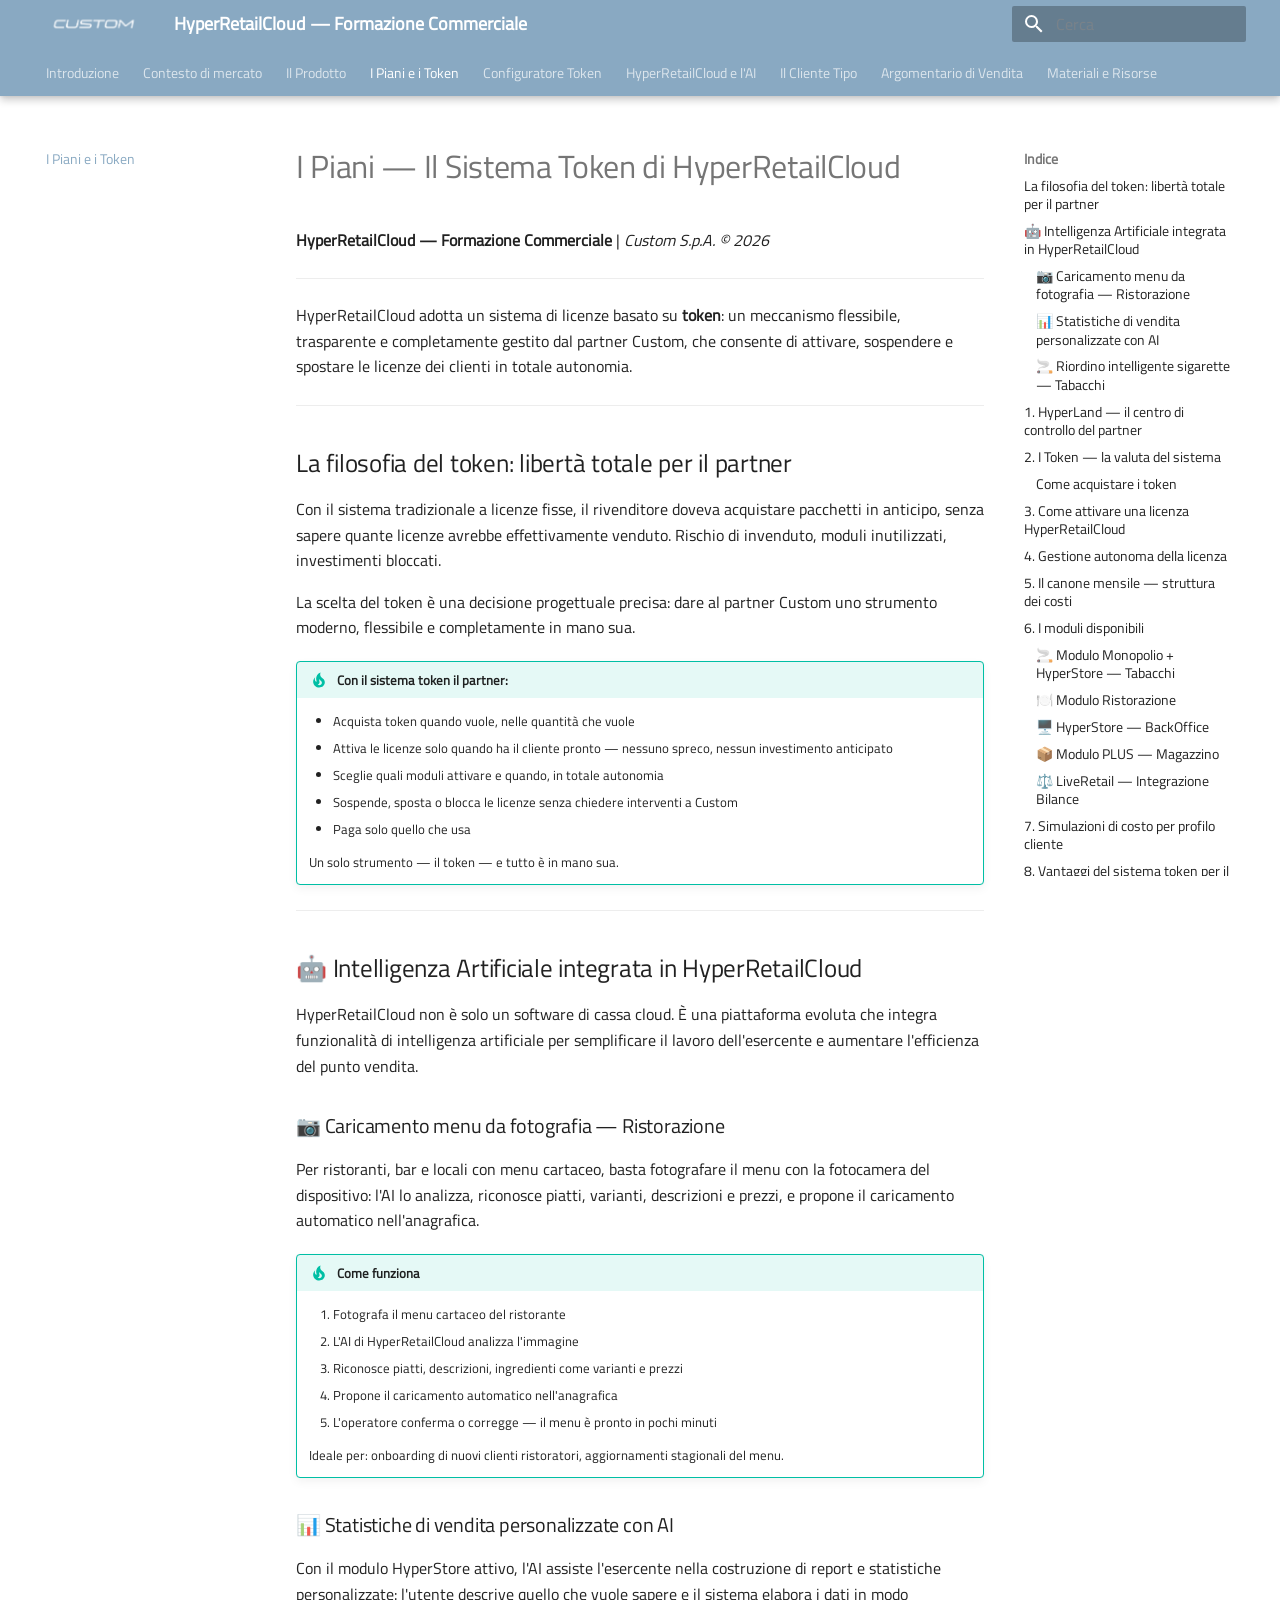
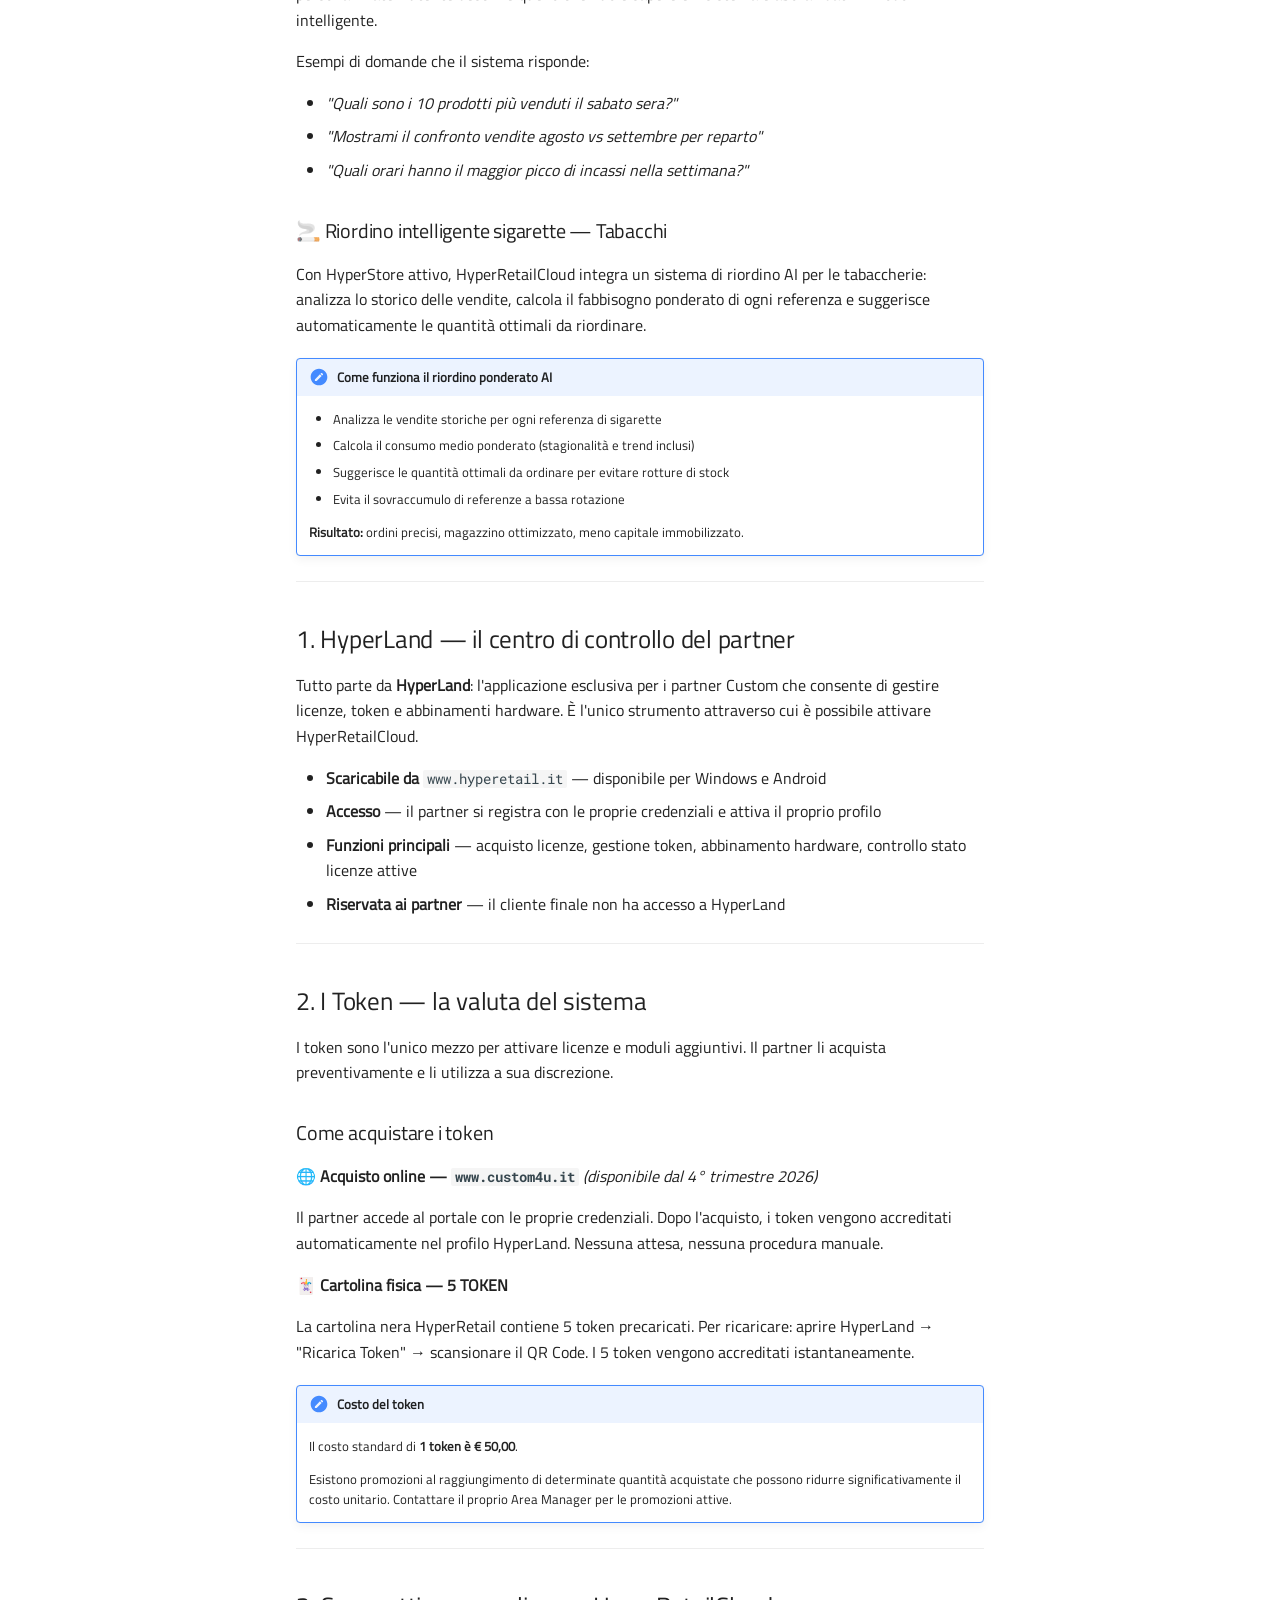
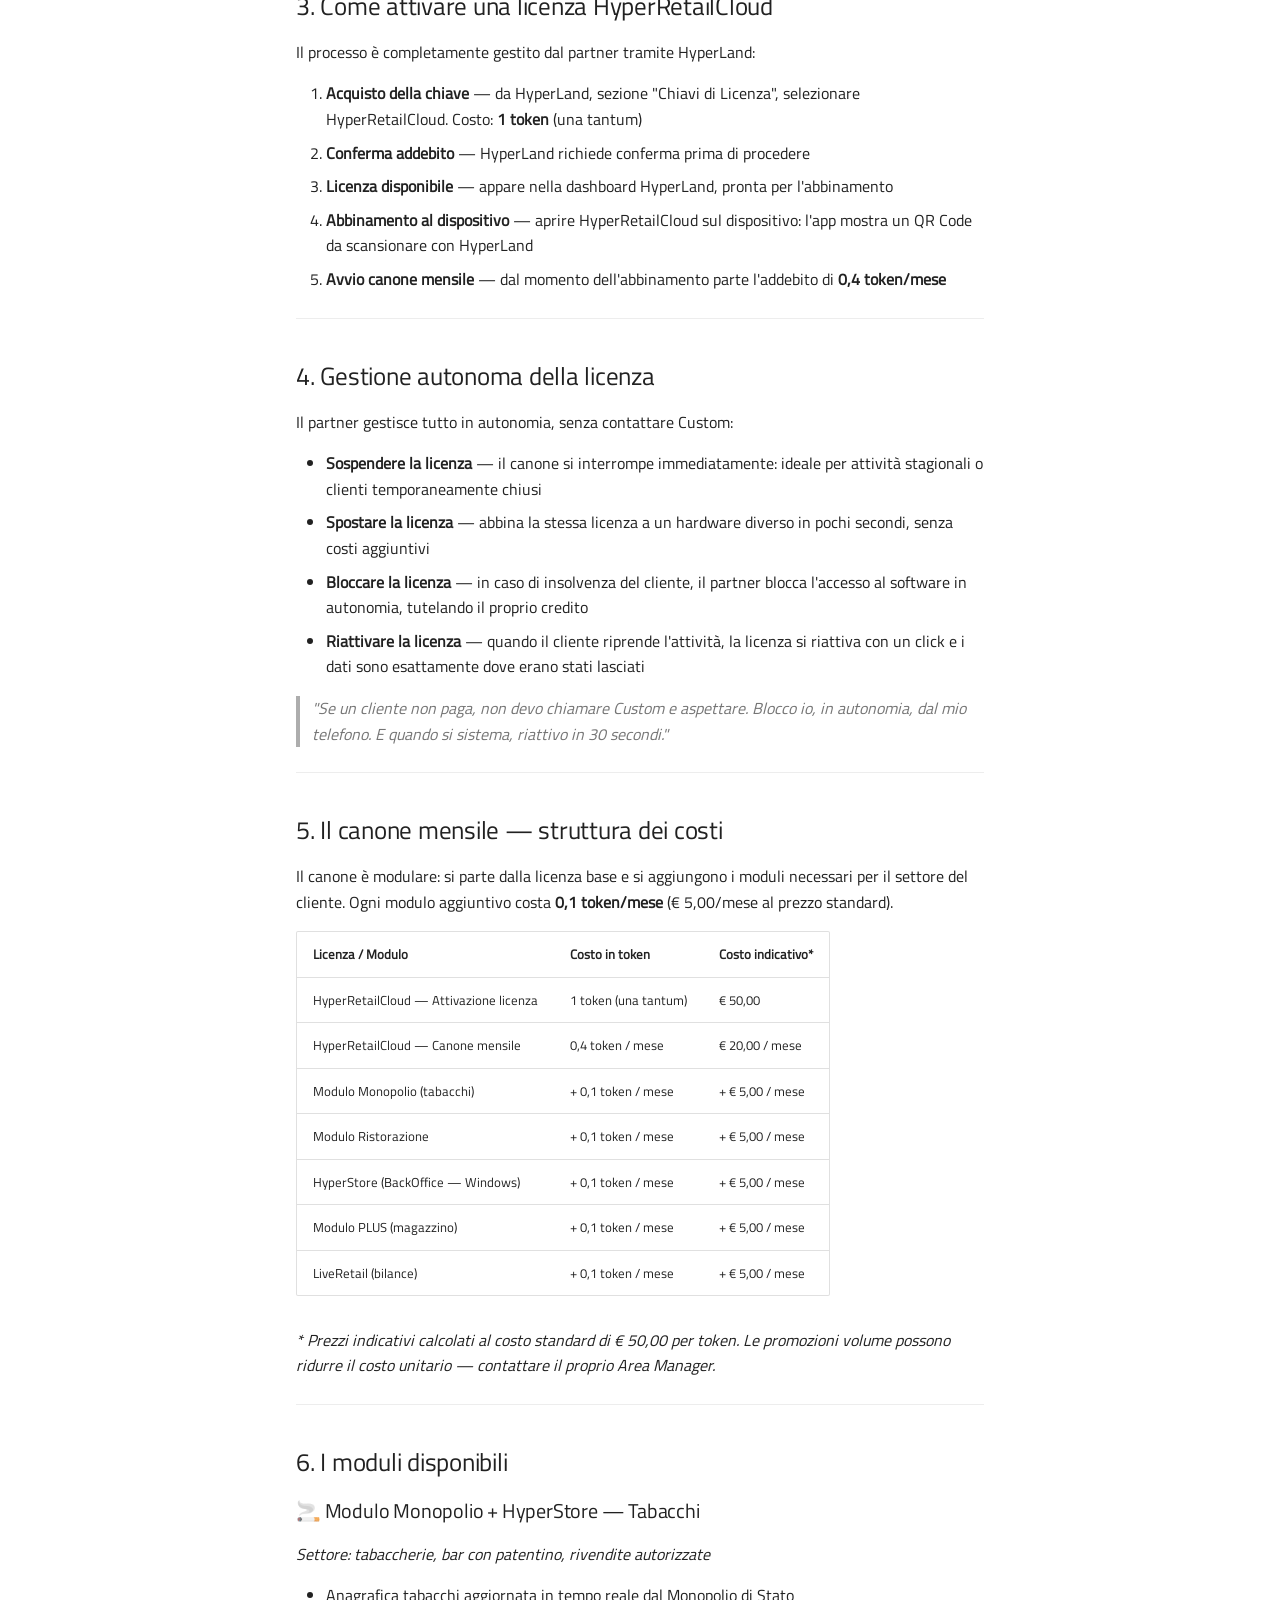
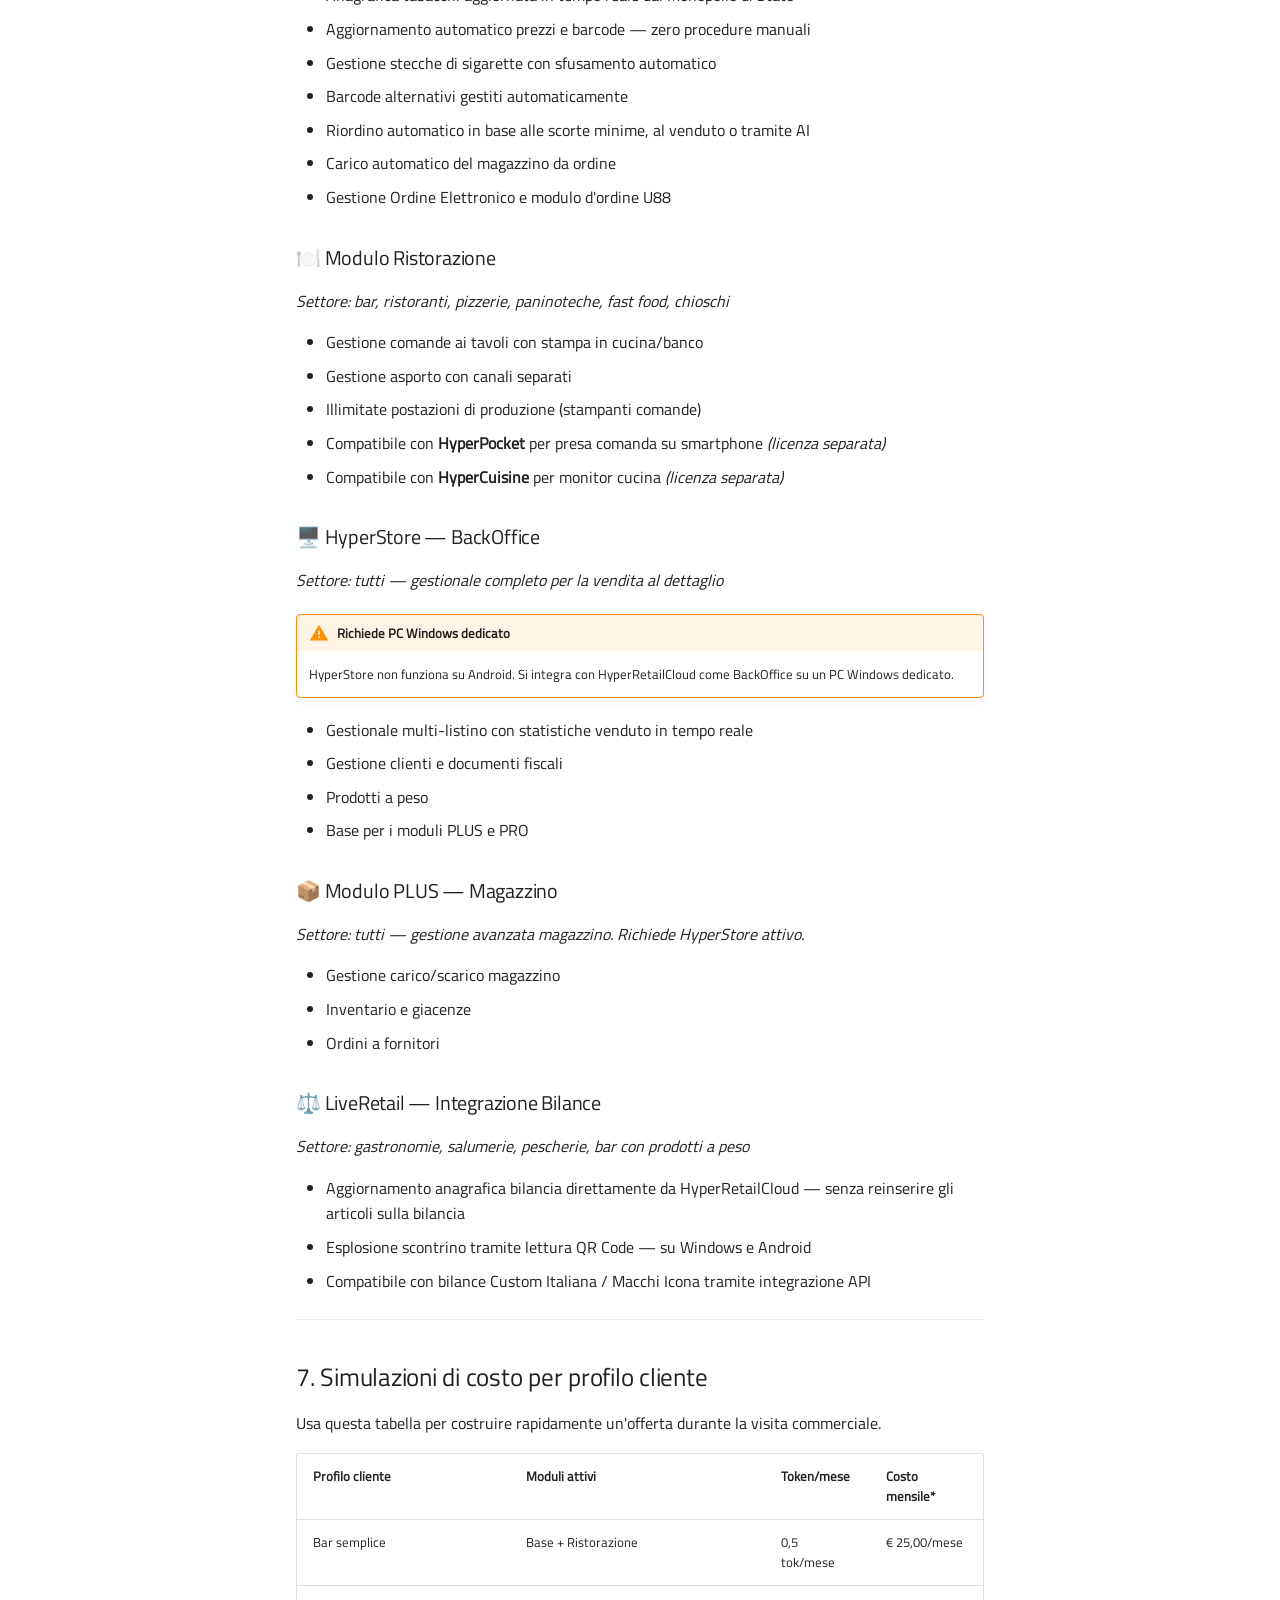
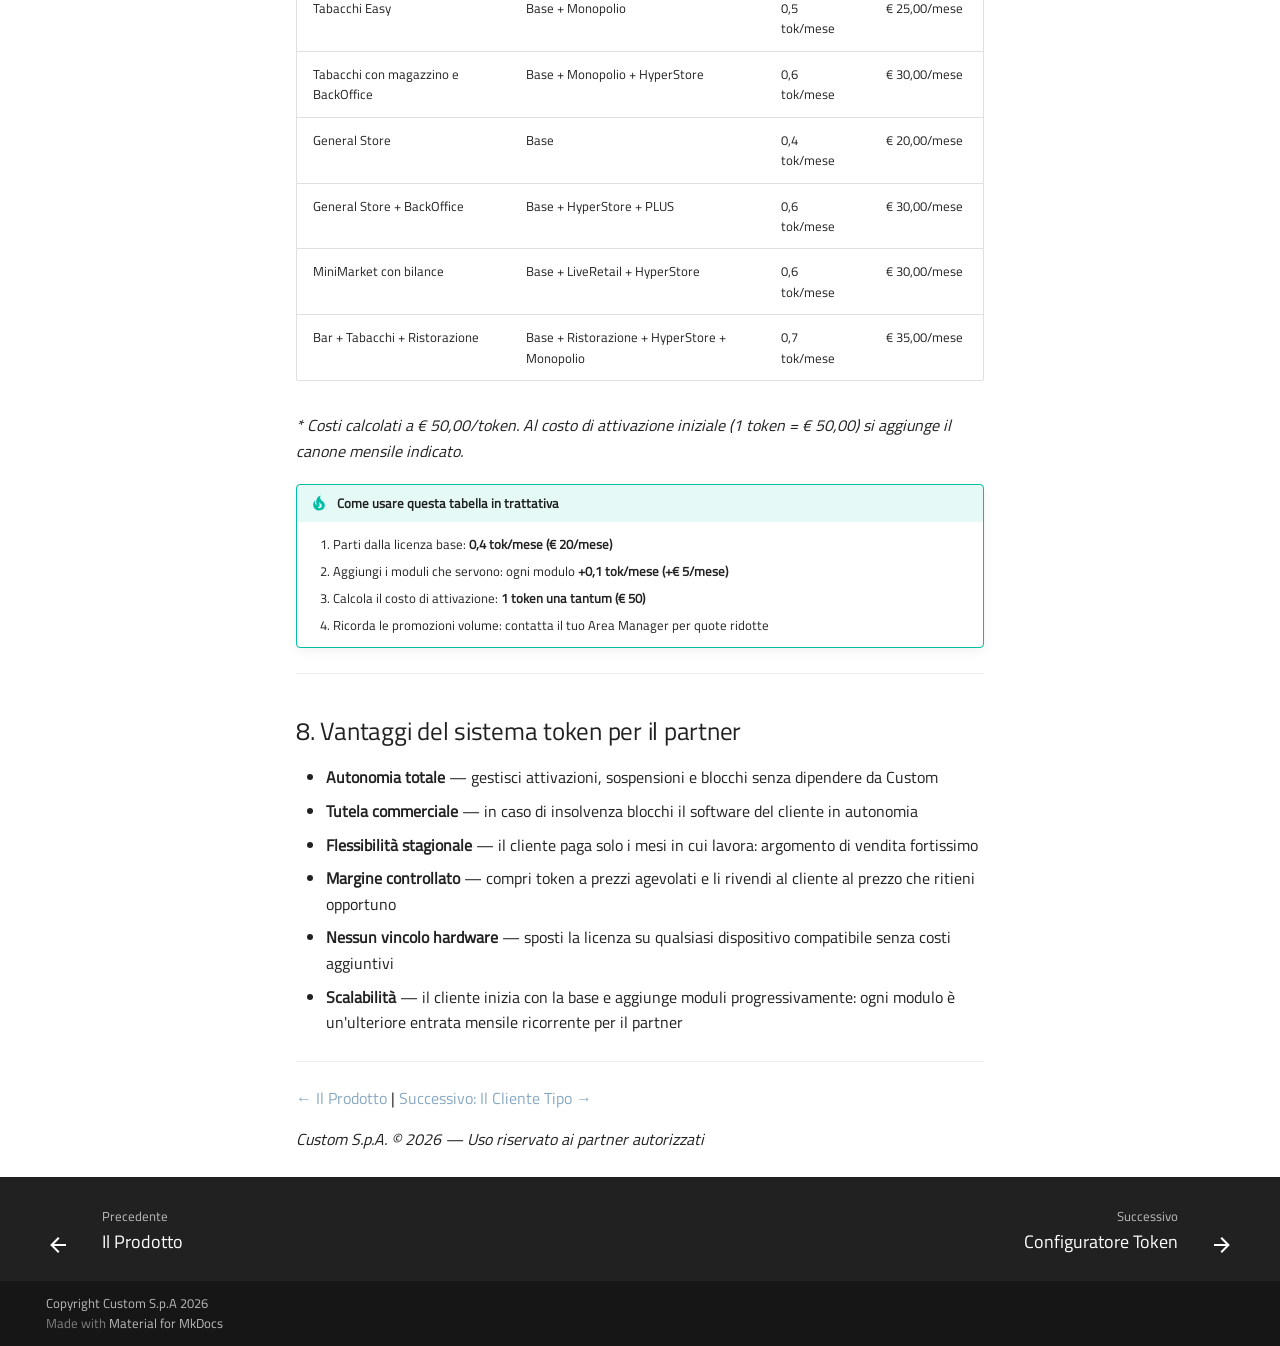
<file: i_piani/index.html>
<!doctype html>
<html lang="it" class="no-js">
  <head>
    
      <meta charset="utf-8">
      <meta name="viewport" content="width=device-width,initial-scale=1">
      
      
        <meta name="author" content="Custom S.p.A.">
      
      
        <link rel="canonical" href="https://ivanrobuschi-custom.github.io/hypercloud-corso-commercial/i_piani/">
      
      
        <link rel="prev" href="../il_prodotto/">
      
      
        <link rel="next" href="../configuratore/">
      
      
        
      
      
      <link rel="icon" href="../assets/icons/favicon.png">
      <meta name="generator" content="mkdocs-1.6.1, mkdocs-material-9.7.6">
    
    
      
        <title>I Piani e il Sistema Token HyperRetailCloud - HyperRetailCloud — Formazione Commerciale</title>
      
    
    
      <link rel="stylesheet" href="../assets/stylesheets/main.484c7ddc.min.css">
      
        
        <link rel="stylesheet" href="../assets/stylesheets/palette.ab4e12ef.min.css">
      
      


    
    
      
    
    
      
        
        
        <link rel="preconnect" href="https://fonts.gstatic.com" crossorigin>
        <link rel="stylesheet" href="https://fonts.googleapis.com/css?family=Roboto:300,300i,400,400i,700,700i%7CRoboto+Mono:400,400i,700,700i&display=fallback">
        <style>:root{--md-text-font:"Roboto";--md-code-font:"Roboto Mono"}</style>
      
    
    
      <link rel="stylesheet" href="../stylesheets/extra.css">
    
    <script>__md_scope=new URL("..",location),__md_hash=e=>[...e].reduce(((e,_)=>(e<<5)-e+_.charCodeAt(0)),0),__md_get=(e,_=localStorage,t=__md_scope)=>JSON.parse(_.getItem(t.pathname+"."+e)),__md_set=(e,_,t=localStorage,a=__md_scope)=>{try{t.setItem(a.pathname+"."+e,JSON.stringify(_))}catch(e){}}</script>
    
      

    
    
  </head>
  
  
    
    
    
    
    
    <body dir="ltr" data-md-color-scheme="default" data-md-color-primary="custom" data-md-color-accent="indigo">
  
    
    <input class="md-toggle" data-md-toggle="drawer" type="checkbox" id="__drawer" autocomplete="off">
    <input class="md-toggle" data-md-toggle="search" type="checkbox" id="__search" autocomplete="off">
    <label class="md-overlay" for="__drawer"></label>
    <div data-md-component="skip">
      
        
        <a href="#i-piani-il-sistema-token-di-hyperretailcloud" class="md-skip">
          Vai al contenuto
        </a>
      
    </div>
    <div data-md-component="announce">
      
    </div>
    
    
      

  

<header class="md-header md-header--shadow md-header--lifted" data-md-component="header">
  <nav class="md-header__inner md-grid" aria-label="Intestazione">
    <a href=".." title="HyperRetailCloud — Formazione Commerciale" class="md-header__button md-logo" aria-label="HyperRetailCloud — Formazione Commerciale" data-md-component="logo">
      
  <img src="../assets/icons/logo.png" alt="logo">

    </a>
    <label class="md-header__button md-icon" for="__drawer">
      
      <svg xmlns="http://www.w3.org/2000/svg" viewBox="0 0 24 24"><path d="M3 6h18v2H3zm0 5h18v2H3zm0 5h18v2H3z"/></svg>
    </label>
    <div class="md-header__title" data-md-component="header-title">
      <div class="md-header__ellipsis">
        <div class="md-header__topic">
          <span class="md-ellipsis">
            HyperRetailCloud — Formazione Commerciale
          </span>
        </div>
        <div class="md-header__topic" data-md-component="header-topic">
          <span class="md-ellipsis">
            
              I Piani e il Sistema Token HyperRetailCloud
            
          </span>
        </div>
      </div>
    </div>
    
      
    
    
    
    
      
      
        <label class="md-header__button md-icon" for="__search">
          
          <svg xmlns="http://www.w3.org/2000/svg" viewBox="0 0 24 24"><path d="M9.5 3A6.5 6.5 0 0 1 16 9.5c0 1.61-.59 3.09-1.56 4.23l.27.27h.79l5 5-1.5 1.5-5-5v-.79l-.27-.27A6.52 6.52 0 0 1 9.5 16 6.5 6.5 0 0 1 3 9.5 6.5 6.5 0 0 1 9.5 3m0 2C7 5 5 7 5 9.5S7 14 9.5 14 14 12 14 9.5 12 5 9.5 5"/></svg>
        </label>
        <div class="md-search" data-md-component="search" role="dialog">
  <label class="md-search__overlay" for="__search"></label>
  <div class="md-search__inner" role="search">
    <form class="md-search__form" name="search">
      <input type="text" class="md-search__input" name="query" aria-label="Cerca" placeholder="Cerca" autocapitalize="off" autocorrect="off" autocomplete="off" spellcheck="false" data-md-component="search-query" required>
      <label class="md-search__icon md-icon" for="__search">
        
        <svg xmlns="http://www.w3.org/2000/svg" viewBox="0 0 24 24"><path d="M9.5 3A6.5 6.5 0 0 1 16 9.5c0 1.61-.59 3.09-1.56 4.23l.27.27h.79l5 5-1.5 1.5-5-5v-.79l-.27-.27A6.52 6.52 0 0 1 9.5 16 6.5 6.5 0 0 1 3 9.5 6.5 6.5 0 0 1 9.5 3m0 2C7 5 5 7 5 9.5S7 14 9.5 14 14 12 14 9.5 12 5 9.5 5"/></svg>
        
        <svg xmlns="http://www.w3.org/2000/svg" viewBox="0 0 24 24"><path d="M20 11v2H8l5.5 5.5-1.42 1.42L4.16 12l7.92-7.92L13.5 5.5 8 11z"/></svg>
      </label>
      <nav class="md-search__options" aria-label="Cerca">
        
          <a href="javascript:void(0)" class="md-search__icon md-icon" title="Condividi" aria-label="Condividi" data-clipboard data-clipboard-text="" data-md-component="search-share" tabindex="-1">
            
            <svg xmlns="http://www.w3.org/2000/svg" viewBox="0 0 24 24"><path d="M18 16.08c-.76 0-1.44.3-1.96.77L8.91 12.7c.05-.23.09-.46.09-.7s-.04-.47-.09-.7l7.05-4.11c.54.5 1.25.81 2.04.81a3 3 0 0 0 3-3 3 3 0 0 0-3-3 3 3 0 0 0-3 3c0 .24.04.47.09.7L8.04 9.81C7.5 9.31 6.79 9 6 9a3 3 0 0 0-3 3 3 3 0 0 0 3 3c.79 0 1.5-.31 2.04-.81l7.12 4.15c-.05.21-.08.43-.08.66 0 1.61 1.31 2.91 2.92 2.91s2.92-1.3 2.92-2.91A2.92 2.92 0 0 0 18 16.08"/></svg>
          </a>
        
        <button type="reset" class="md-search__icon md-icon" title="Cancella" aria-label="Cancella" tabindex="-1">
          
          <svg xmlns="http://www.w3.org/2000/svg" viewBox="0 0 24 24"><path d="M19 6.41 17.59 5 12 10.59 6.41 5 5 6.41 10.59 12 5 17.59 6.41 19 12 13.41 17.59 19 19 17.59 13.41 12z"/></svg>
        </button>
      </nav>
      
        <div class="md-search__suggest" data-md-component="search-suggest"></div>
      
    </form>
    <div class="md-search__output">
      <div class="md-search__scrollwrap" tabindex="0" data-md-scrollfix>
        <div class="md-search-result" data-md-component="search-result">
          <div class="md-search-result__meta">
            Inizializza la ricerca
          </div>
          <ol class="md-search-result__list" role="presentation"></ol>
        </div>
      </div>
    </div>
  </div>
</div>
      
    
    
  </nav>
  
    
      
<nav class="md-tabs" aria-label="Tabs" data-md-component="tabs">
  <div class="md-grid">
    <ul class="md-tabs__list">
      
        
  
  
  
  
    <li class="md-tabs__item">
      <a href="../introduzione/" class="md-tabs__link">
        
  
  
    
  
  Introduzione

      </a>
    </li>
  

      
        
  
  
  
  
    <li class="md-tabs__item">
      <a href="../contesto_mercato/" class="md-tabs__link">
        
  
  
    
  
  Contesto di mercato

      </a>
    </li>
  

      
        
  
  
  
  
    <li class="md-tabs__item">
      <a href="../il_prodotto/" class="md-tabs__link">
        
  
  
    
  
  Il Prodotto

      </a>
    </li>
  

      
        
  
  
  
    
  
  
    <li class="md-tabs__item md-tabs__item--active">
      <a href="./" class="md-tabs__link">
        
  
  
    
  
  I Piani e i Token

      </a>
    </li>
  

      
        
  
  
  
  
    <li class="md-tabs__item">
      <a href="../configuratore/" class="md-tabs__link">
        
  
  
    
  
  Configuratore Token

      </a>
    </li>
  

      
        
  
  
  
  
    <li class="md-tabs__item">
      <a href="../ai/" class="md-tabs__link">
        
  
  
    
  
  HyperRetailCloud e l'AI

      </a>
    </li>
  

      
        
  
  
  
  
    <li class="md-tabs__item">
      <a href="../il_cliente_tipo/" class="md-tabs__link">
        
  
  
    
  
  Il Cliente Tipo

      </a>
    </li>
  

      
        
  
  
  
  
    <li class="md-tabs__item">
      <a href="../argomentazioni_di_vendita/" class="md-tabs__link">
        
  
  
    
  
  Argomentario di Vendita

      </a>
    </li>
  

      
        
  
  
  
  
    <li class="md-tabs__item">
      <a href="../risorse_e_materiali/" class="md-tabs__link">
        
  
  
    
  
  Materiali e Risorse

      </a>
    </li>
  

      
    </ul>
  </div>
</nav>
    
  
</header>
    
    <div class="md-container" data-md-component="container">
      
      
        
      
      <main class="md-main" data-md-component="main">
        <div class="md-main__inner md-grid">
          
            
              
              <div class="md-sidebar md-sidebar--primary" data-md-component="sidebar" data-md-type="navigation" >
                <div class="md-sidebar__scrollwrap">
                  <div class="md-sidebar__inner">
                    


  


<nav class="md-nav md-nav--primary md-nav--lifted" aria-label="Navigazione" data-md-level="0">
  <label class="md-nav__title" for="__drawer">
    <a href=".." title="HyperRetailCloud — Formazione Commerciale" class="md-nav__button md-logo" aria-label="HyperRetailCloud — Formazione Commerciale" data-md-component="logo">
      
  <img src="../assets/icons/logo.png" alt="logo">

    </a>
    HyperRetailCloud — Formazione Commerciale
  </label>
  
  <ul class="md-nav__list" data-md-scrollfix>
    
      
      
  
  
  
  
    <li class="md-nav__item">
      <a href="../introduzione/" class="md-nav__link">
        
  
  
  <span class="md-ellipsis">
    
  
    Introduzione
  

    
  </span>
  
  

      </a>
    </li>
  

    
      
      
  
  
  
  
    <li class="md-nav__item">
      <a href="../contesto_mercato/" class="md-nav__link">
        
  
  
  <span class="md-ellipsis">
    
  
    Contesto di mercato
  

    
  </span>
  
  

      </a>
    </li>
  

    
      
      
  
  
  
  
    <li class="md-nav__item">
      <a href="../il_prodotto/" class="md-nav__link">
        
  
  
  <span class="md-ellipsis">
    
  
    Il Prodotto
  

    
  </span>
  
  

      </a>
    </li>
  

    
      
      
  
  
    
  
  
  
    <li class="md-nav__item md-nav__item--active">
      
      <input class="md-nav__toggle md-toggle" type="checkbox" id="__toc">
      
      
        
      
      
        <label class="md-nav__link md-nav__link--active" for="__toc">
          
  
  
  <span class="md-ellipsis">
    
  
    I Piani e i Token
  

    
  </span>
  
  

          <span class="md-nav__icon md-icon"></span>
        </label>
      
      <a href="./" class="md-nav__link md-nav__link--active">
        
  
  
  <span class="md-ellipsis">
    
  
    I Piani e i Token
  

    
  </span>
  
  

      </a>
      
        

<nav class="md-nav md-nav--secondary" aria-label="Indice">
  
  
  
    
  
  
    <label class="md-nav__title" for="__toc">
      <span class="md-nav__icon md-icon"></span>
      Indice
    </label>
    <ul class="md-nav__list" data-md-component="toc" data-md-scrollfix>
      
        <li class="md-nav__item">
  <a href="#la-filosofia-del-token-liberta-totale-per-il-partner" class="md-nav__link">
    <span class="md-ellipsis">
      
        La filosofia del token: libertà totale per il partner
      
    </span>
  </a>
  
</li>
      
        <li class="md-nav__item">
  <a href="#intelligenza-artificiale-integrata-in-hyperretailcloud" class="md-nav__link">
    <span class="md-ellipsis">
      
        🤖 Intelligenza Artificiale integrata in HyperRetailCloud
      
    </span>
  </a>
  
    <nav class="md-nav" aria-label="🤖 Intelligenza Artificiale integrata in HyperRetailCloud">
      <ul class="md-nav__list">
        
          <li class="md-nav__item">
  <a href="#caricamento-menu-da-fotografia-ristorazione" class="md-nav__link">
    <span class="md-ellipsis">
      
        📷 Caricamento menu da fotografia — Ristorazione
      
    </span>
  </a>
  
</li>
        
          <li class="md-nav__item">
  <a href="#statistiche-di-vendita-personalizzate-con-ai" class="md-nav__link">
    <span class="md-ellipsis">
      
        📊 Statistiche di vendita personalizzate con AI
      
    </span>
  </a>
  
</li>
        
          <li class="md-nav__item">
  <a href="#riordino-intelligente-sigarette-tabacchi" class="md-nav__link">
    <span class="md-ellipsis">
      
        🚬 Riordino intelligente sigarette — Tabacchi
      
    </span>
  </a>
  
</li>
        
      </ul>
    </nav>
  
</li>
      
        <li class="md-nav__item">
  <a href="#1-hyperland-il-centro-di-controllo-del-partner" class="md-nav__link">
    <span class="md-ellipsis">
      
        1. HyperLand — il centro di controllo del partner
      
    </span>
  </a>
  
</li>
      
        <li class="md-nav__item">
  <a href="#2-i-token-la-valuta-del-sistema" class="md-nav__link">
    <span class="md-ellipsis">
      
        2. I Token — la valuta del sistema
      
    </span>
  </a>
  
    <nav class="md-nav" aria-label="2. I Token — la valuta del sistema">
      <ul class="md-nav__list">
        
          <li class="md-nav__item">
  <a href="#come-acquistare-i-token" class="md-nav__link">
    <span class="md-ellipsis">
      
        Come acquistare i token
      
    </span>
  </a>
  
</li>
        
      </ul>
    </nav>
  
</li>
      
        <li class="md-nav__item">
  <a href="#3-come-attivare-una-licenza-hyperretailcloud" class="md-nav__link">
    <span class="md-ellipsis">
      
        3. Come attivare una licenza HyperRetailCloud
      
    </span>
  </a>
  
</li>
      
        <li class="md-nav__item">
  <a href="#4-gestione-autonoma-della-licenza" class="md-nav__link">
    <span class="md-ellipsis">
      
        4. Gestione autonoma della licenza
      
    </span>
  </a>
  
</li>
      
        <li class="md-nav__item">
  <a href="#5-il-canone-mensile-struttura-dei-costi" class="md-nav__link">
    <span class="md-ellipsis">
      
        5. Il canone mensile — struttura dei costi
      
    </span>
  </a>
  
</li>
      
        <li class="md-nav__item">
  <a href="#6-i-moduli-disponibili" class="md-nav__link">
    <span class="md-ellipsis">
      
        6. I moduli disponibili
      
    </span>
  </a>
  
    <nav class="md-nav" aria-label="6. I moduli disponibili">
      <ul class="md-nav__list">
        
          <li class="md-nav__item">
  <a href="#modulo-monopolio-hyperstore-tabacchi" class="md-nav__link">
    <span class="md-ellipsis">
      
        🚬 Modulo Monopolio + HyperStore — Tabacchi
      
    </span>
  </a>
  
</li>
        
          <li class="md-nav__item">
  <a href="#modulo-ristorazione" class="md-nav__link">
    <span class="md-ellipsis">
      
        🍽️ Modulo Ristorazione
      
    </span>
  </a>
  
</li>
        
          <li class="md-nav__item">
  <a href="#hyperstore-backoffice" class="md-nav__link">
    <span class="md-ellipsis">
      
        🖥️ HyperStore — BackOffice
      
    </span>
  </a>
  
</li>
        
          <li class="md-nav__item">
  <a href="#modulo-plus-magazzino" class="md-nav__link">
    <span class="md-ellipsis">
      
        📦 Modulo PLUS — Magazzino
      
    </span>
  </a>
  
</li>
        
          <li class="md-nav__item">
  <a href="#liveretail-integrazione-bilance" class="md-nav__link">
    <span class="md-ellipsis">
      
        ⚖️ LiveRetail — Integrazione Bilance
      
    </span>
  </a>
  
</li>
        
      </ul>
    </nav>
  
</li>
      
        <li class="md-nav__item">
  <a href="#7-simulazioni-di-costo-per-profilo-cliente" class="md-nav__link">
    <span class="md-ellipsis">
      
        7. Simulazioni di costo per profilo cliente
      
    </span>
  </a>
  
</li>
      
        <li class="md-nav__item">
  <a href="#8-vantaggi-del-sistema-token-per-il-partner" class="md-nav__link">
    <span class="md-ellipsis">
      
        8. Vantaggi del sistema token per il partner
      
    </span>
  </a>
  
</li>
      
    </ul>
  
</nav>
      
    </li>
  

    
      
      
  
  
  
  
    <li class="md-nav__item">
      <a href="../configuratore/" class="md-nav__link">
        
  
  
  <span class="md-ellipsis">
    
  
    Configuratore Token
  

    
  </span>
  
  

      </a>
    </li>
  

    
      
      
  
  
  
  
    <li class="md-nav__item">
      <a href="../ai/" class="md-nav__link">
        
  
  
  <span class="md-ellipsis">
    
  
    HyperRetailCloud e l'AI
  

    
  </span>
  
  

      </a>
    </li>
  

    
      
      
  
  
  
  
    <li class="md-nav__item">
      <a href="../il_cliente_tipo/" class="md-nav__link">
        
  
  
  <span class="md-ellipsis">
    
  
    Il Cliente Tipo
  

    
  </span>
  
  

      </a>
    </li>
  

    
      
      
  
  
  
  
    <li class="md-nav__item">
      <a href="../argomentazioni_di_vendita/" class="md-nav__link">
        
  
  
  <span class="md-ellipsis">
    
  
    Argomentario di Vendita
  

    
  </span>
  
  

      </a>
    </li>
  

    
      
      
  
  
  
  
    <li class="md-nav__item">
      <a href="../risorse_e_materiali/" class="md-nav__link">
        
  
  
  <span class="md-ellipsis">
    
  
    Materiali e Risorse
  

    
  </span>
  
  

      </a>
    </li>
  

    
  </ul>
</nav>
                  </div>
                </div>
              </div>
            
            
              
              <div class="md-sidebar md-sidebar--secondary" data-md-component="sidebar" data-md-type="toc" >
                <div class="md-sidebar__scrollwrap">
                  <div class="md-sidebar__inner">
                    

<nav class="md-nav md-nav--secondary" aria-label="Indice">
  
  
  
    
  
  
    <label class="md-nav__title" for="__toc">
      <span class="md-nav__icon md-icon"></span>
      Indice
    </label>
    <ul class="md-nav__list" data-md-component="toc" data-md-scrollfix>
      
        <li class="md-nav__item">
  <a href="#la-filosofia-del-token-liberta-totale-per-il-partner" class="md-nav__link">
    <span class="md-ellipsis">
      
        La filosofia del token: libertà totale per il partner
      
    </span>
  </a>
  
</li>
      
        <li class="md-nav__item">
  <a href="#intelligenza-artificiale-integrata-in-hyperretailcloud" class="md-nav__link">
    <span class="md-ellipsis">
      
        🤖 Intelligenza Artificiale integrata in HyperRetailCloud
      
    </span>
  </a>
  
    <nav class="md-nav" aria-label="🤖 Intelligenza Artificiale integrata in HyperRetailCloud">
      <ul class="md-nav__list">
        
          <li class="md-nav__item">
  <a href="#caricamento-menu-da-fotografia-ristorazione" class="md-nav__link">
    <span class="md-ellipsis">
      
        📷 Caricamento menu da fotografia — Ristorazione
      
    </span>
  </a>
  
</li>
        
          <li class="md-nav__item">
  <a href="#statistiche-di-vendita-personalizzate-con-ai" class="md-nav__link">
    <span class="md-ellipsis">
      
        📊 Statistiche di vendita personalizzate con AI
      
    </span>
  </a>
  
</li>
        
          <li class="md-nav__item">
  <a href="#riordino-intelligente-sigarette-tabacchi" class="md-nav__link">
    <span class="md-ellipsis">
      
        🚬 Riordino intelligente sigarette — Tabacchi
      
    </span>
  </a>
  
</li>
        
      </ul>
    </nav>
  
</li>
      
        <li class="md-nav__item">
  <a href="#1-hyperland-il-centro-di-controllo-del-partner" class="md-nav__link">
    <span class="md-ellipsis">
      
        1. HyperLand — il centro di controllo del partner
      
    </span>
  </a>
  
</li>
      
        <li class="md-nav__item">
  <a href="#2-i-token-la-valuta-del-sistema" class="md-nav__link">
    <span class="md-ellipsis">
      
        2. I Token — la valuta del sistema
      
    </span>
  </a>
  
    <nav class="md-nav" aria-label="2. I Token — la valuta del sistema">
      <ul class="md-nav__list">
        
          <li class="md-nav__item">
  <a href="#come-acquistare-i-token" class="md-nav__link">
    <span class="md-ellipsis">
      
        Come acquistare i token
      
    </span>
  </a>
  
</li>
        
      </ul>
    </nav>
  
</li>
      
        <li class="md-nav__item">
  <a href="#3-come-attivare-una-licenza-hyperretailcloud" class="md-nav__link">
    <span class="md-ellipsis">
      
        3. Come attivare una licenza HyperRetailCloud
      
    </span>
  </a>
  
</li>
      
        <li class="md-nav__item">
  <a href="#4-gestione-autonoma-della-licenza" class="md-nav__link">
    <span class="md-ellipsis">
      
        4. Gestione autonoma della licenza
      
    </span>
  </a>
  
</li>
      
        <li class="md-nav__item">
  <a href="#5-il-canone-mensile-struttura-dei-costi" class="md-nav__link">
    <span class="md-ellipsis">
      
        5. Il canone mensile — struttura dei costi
      
    </span>
  </a>
  
</li>
      
        <li class="md-nav__item">
  <a href="#6-i-moduli-disponibili" class="md-nav__link">
    <span class="md-ellipsis">
      
        6. I moduli disponibili
      
    </span>
  </a>
  
    <nav class="md-nav" aria-label="6. I moduli disponibili">
      <ul class="md-nav__list">
        
          <li class="md-nav__item">
  <a href="#modulo-monopolio-hyperstore-tabacchi" class="md-nav__link">
    <span class="md-ellipsis">
      
        🚬 Modulo Monopolio + HyperStore — Tabacchi
      
    </span>
  </a>
  
</li>
        
          <li class="md-nav__item">
  <a href="#modulo-ristorazione" class="md-nav__link">
    <span class="md-ellipsis">
      
        🍽️ Modulo Ristorazione
      
    </span>
  </a>
  
</li>
        
          <li class="md-nav__item">
  <a href="#hyperstore-backoffice" class="md-nav__link">
    <span class="md-ellipsis">
      
        🖥️ HyperStore — BackOffice
      
    </span>
  </a>
  
</li>
        
          <li class="md-nav__item">
  <a href="#modulo-plus-magazzino" class="md-nav__link">
    <span class="md-ellipsis">
      
        📦 Modulo PLUS — Magazzino
      
    </span>
  </a>
  
</li>
        
          <li class="md-nav__item">
  <a href="#liveretail-integrazione-bilance" class="md-nav__link">
    <span class="md-ellipsis">
      
        ⚖️ LiveRetail — Integrazione Bilance
      
    </span>
  </a>
  
</li>
        
      </ul>
    </nav>
  
</li>
      
        <li class="md-nav__item">
  <a href="#7-simulazioni-di-costo-per-profilo-cliente" class="md-nav__link">
    <span class="md-ellipsis">
      
        7. Simulazioni di costo per profilo cliente
      
    </span>
  </a>
  
</li>
      
        <li class="md-nav__item">
  <a href="#8-vantaggi-del-sistema-token-per-il-partner" class="md-nav__link">
    <span class="md-ellipsis">
      
        8. Vantaggi del sistema token per il partner
      
    </span>
  </a>
  
</li>
      
    </ul>
  
</nav>
                  </div>
                </div>
              </div>
            
          
          
            <div class="md-content" data-md-component="content">
              
                




              
              <article class="md-content__inner md-typeset">
                
                  



<h1 id="i-piani-il-sistema-token-di-hyperretailcloud">I Piani — Il Sistema Token di HyperRetailCloud</h1>
<p><strong>HyperRetailCloud — Formazione Commerciale</strong> | <em>Custom S.p.A. © 2026</em></p>
<hr />
<p>HyperRetailCloud adotta un sistema di licenze basato su <strong>token</strong>: un meccanismo flessibile, trasparente e completamente gestito dal partner Custom, che consente di attivare, sospendere e spostare le licenze dei clienti in totale autonomia.</p>
<hr />
<h2 id="la-filosofia-del-token-liberta-totale-per-il-partner">La filosofia del token: libertà totale per il partner</h2>
<p>Con il sistema tradizionale a licenze fisse, il rivenditore doveva acquistare pacchetti in anticipo, senza sapere quante licenze avrebbe effettivamente venduto. Rischio di invenduto, moduli inutilizzati, investimenti bloccati.</p>
<p>La scelta del token è una decisione progettuale precisa: dare al partner Custom uno strumento moderno, flessibile e completamente in mano sua.</p>
<div class="admonition tip">
<p class="admonition-title">Con il sistema token il partner:</p>
<ul>
<li>Acquista token quando vuole, nelle quantità che vuole</li>
<li>Attiva le licenze solo quando ha il cliente pronto — nessuno spreco, nessun investimento anticipato</li>
<li>Sceglie quali moduli attivare e quando, in totale autonomia</li>
<li>Sospende, sposta o blocca le licenze senza chiedere interventi a Custom</li>
<li>Paga solo quello che usa</li>
</ul>
<p>Un solo strumento — il token — e tutto è in mano sua.</p>
</div>
<hr />
<h2 id="intelligenza-artificiale-integrata-in-hyperretailcloud">🤖 Intelligenza Artificiale integrata in HyperRetailCloud</h2>
<p>HyperRetailCloud non è solo un software di cassa cloud. È una piattaforma evoluta che integra funzionalità di intelligenza artificiale per semplificare il lavoro dell'esercente e aumentare l'efficienza del punto vendita.</p>
<h3 id="caricamento-menu-da-fotografia-ristorazione">📷 Caricamento menu da fotografia — Ristorazione</h3>
<p>Per ristoranti, bar e locali con menu cartaceo, basta fotografare il menu con la fotocamera del dispositivo: l'AI lo analizza, riconosce piatti, varianti, descrizioni e prezzi, e propone il caricamento automatico nell'anagrafica.</p>
<div class="admonition tip">
<p class="admonition-title">Come funziona</p>
<ol>
<li>Fotografa il menu cartaceo del ristorante</li>
<li>L'AI di HyperRetailCloud analizza l'immagine</li>
<li>Riconosce piatti, descrizioni, ingredienti come varianti e prezzi</li>
<li>Propone il caricamento automatico nell'anagrafica</li>
<li>L'operatore conferma o corregge — il menu è pronto in pochi minuti</li>
</ol>
<p>Ideale per: onboarding di nuovi clienti ristoratori, aggiornamenti stagionali del menu.</p>
</div>
<h3 id="statistiche-di-vendita-personalizzate-con-ai">📊 Statistiche di vendita personalizzate con AI</h3>
<p>Con il modulo HyperStore attivo, l'AI assiste l'esercente nella costruzione di report e statistiche personalizzate: l'utente descrive quello che vuole sapere e il sistema elabora i dati in modo intelligente.</p>
<p>Esempi di domande che il sistema risponde:</p>
<ul>
<li><em>"Quali sono i 10 prodotti più venduti il sabato sera?"</em></li>
<li><em>"Mostrami il confronto vendite agosto vs settembre per reparto"</em></li>
<li><em>"Quali orari hanno il maggior picco di incassi nella settimana?"</em></li>
</ul>
<h3 id="riordino-intelligente-sigarette-tabacchi">🚬 Riordino intelligente sigarette — Tabacchi</h3>
<p>Con HyperStore attivo, HyperRetailCloud integra un sistema di riordino AI per le tabaccherie: analizza lo storico delle vendite, calcola il fabbisogno ponderato di ogni referenza e suggerisce automaticamente le quantità ottimali da riordinare.</p>
<div class="admonition note">
<p class="admonition-title">Come funziona il riordino ponderato AI</p>
<ul>
<li>Analizza le vendite storiche per ogni referenza di sigarette</li>
<li>Calcola il consumo medio ponderato (stagionalità e trend inclusi)</li>
<li>Suggerisce le quantità ottimali da ordinare per evitare rotture di stock</li>
<li>Evita il sovraccumulo di referenze a bassa rotazione</li>
</ul>
<p><strong>Risultato:</strong> ordini precisi, magazzino ottimizzato, meno capitale immobilizzato.</p>
</div>
<hr />
<h2 id="1-hyperland-il-centro-di-controllo-del-partner">1. HyperLand — il centro di controllo del partner</h2>
<p>Tutto parte da <strong>HyperLand</strong>: l'applicazione esclusiva per i partner Custom che consente di gestire licenze, token e abbinamenti hardware. È l'unico strumento attraverso cui è possibile attivare HyperRetailCloud.</p>
<ul>
<li><strong>Scaricabile da</strong> <code>www.hyperetail.it</code> — disponibile per Windows e Android</li>
<li><strong>Accesso</strong> — il partner si registra con le proprie credenziali e attiva il proprio profilo</li>
<li><strong>Funzioni principali</strong> — acquisto licenze, gestione token, abbinamento hardware, controllo stato licenze attive</li>
<li><strong>Riservata ai partner</strong> — il cliente finale non ha accesso a HyperLand</li>
</ul>
<hr />
<h2 id="2-i-token-la-valuta-del-sistema">2. I Token — la valuta del sistema</h2>
<p>I token sono l'unico mezzo per attivare licenze e moduli aggiuntivi. Il partner li acquista preventivamente e li utilizza a sua discrezione.</p>
<h3 id="come-acquistare-i-token">Come acquistare i token</h3>
<p><strong>🌐 Acquisto online — <code>www.custom4u.it</code></strong> <em>(disponibile dal 4° trimestre 2026)</em></p>
<p>Il partner accede al portale con le proprie credenziali. Dopo l'acquisto, i token vengono accreditati automaticamente nel profilo HyperLand. Nessuna attesa, nessuna procedura manuale.</p>
<p><strong>🃏 Cartolina fisica — 5 TOKEN</strong></p>
<p>La cartolina nera HyperRetail contiene 5 token precaricati. Per ricaricare: aprire HyperLand → "Ricarica Token" → scansionare il QR Code. I 5 token vengono accreditati istantaneamente.</p>
<div class="admonition note">
<p class="admonition-title">Costo del token</p>
<p>Il costo standard di <strong>1 token è € 50,00</strong>.</p>
<p>Esistono promozioni al raggiungimento di determinate quantità acquistate che possono ridurre significativamente il costo unitario. Contattare il proprio Area Manager per le promozioni attive.</p>
</div>
<hr />
<h2 id="3-come-attivare-una-licenza-hyperretailcloud">3. Come attivare una licenza HyperRetailCloud</h2>
<p>Il processo è completamente gestito dal partner tramite HyperLand:</p>
<ol>
<li><strong>Acquisto della chiave</strong> — da HyperLand, sezione "Chiavi di Licenza", selezionare HyperRetailCloud. Costo: <strong>1 token</strong> (una tantum)</li>
<li><strong>Conferma addebito</strong> — HyperLand richiede conferma prima di procedere</li>
<li><strong>Licenza disponibile</strong> — appare nella dashboard HyperLand, pronta per l'abbinamento</li>
<li><strong>Abbinamento al dispositivo</strong> — aprire HyperRetailCloud sul dispositivo: l'app mostra un QR Code da scansionare con HyperLand</li>
<li><strong>Avvio canone mensile</strong> — dal momento dell'abbinamento parte l'addebito di <strong>0,4 token/mese</strong></li>
</ol>
<hr />
<h2 id="4-gestione-autonoma-della-licenza">4. Gestione autonoma della licenza</h2>
<p>Il partner gestisce tutto in autonomia, senza contattare Custom:</p>
<ul>
<li><strong>Sospendere la licenza</strong> — il canone si interrompe immediatamente: ideale per attività stagionali o clienti temporaneamente chiusi</li>
<li><strong>Spostare la licenza</strong> — abbina la stessa licenza a un hardware diverso in pochi secondi, senza costi aggiuntivi</li>
<li><strong>Bloccare la licenza</strong> — in caso di insolvenza del cliente, il partner blocca l'accesso al software in autonomia, tutelando il proprio credito</li>
<li><strong>Riattivare la licenza</strong> — quando il cliente riprende l'attività, la licenza si riattiva con un click e i dati sono esattamente dove erano stati lasciati</li>
</ul>
<blockquote>
<p><em>"Se un cliente non paga, non devo chiamare Custom e aspettare. Blocco io, in autonomia, dal mio telefono. E quando si sistema, riattivo in 30 secondi."</em></p>
</blockquote>
<hr />
<h2 id="5-il-canone-mensile-struttura-dei-costi">5. Il canone mensile — struttura dei costi</h2>
<p>Il canone è modulare: si parte dalla licenza base e si aggiungono i moduli necessari per il settore del cliente. Ogni modulo aggiuntivo costa <strong>0,1 token/mese</strong> (€ 5,00/mese al prezzo standard).</p>
<table>
<thead>
<tr>
<th>Licenza / Modulo</th>
<th>Costo in token</th>
<th>Costo indicativo*</th>
</tr>
</thead>
<tbody>
<tr>
<td>HyperRetailCloud — Attivazione licenza</td>
<td>1 token (una tantum)</td>
<td>€ 50,00</td>
</tr>
<tr>
<td>HyperRetailCloud — Canone mensile</td>
<td>0,4 token / mese</td>
<td>€ 20,00 / mese</td>
</tr>
<tr>
<td>Modulo Monopolio (tabacchi)</td>
<td>+ 0,1 token / mese</td>
<td>+ € 5,00 / mese</td>
</tr>
<tr>
<td>Modulo Ristorazione</td>
<td>+ 0,1 token / mese</td>
<td>+ € 5,00 / mese</td>
</tr>
<tr>
<td>HyperStore (BackOffice — Windows)</td>
<td>+ 0,1 token / mese</td>
<td>+ € 5,00 / mese</td>
</tr>
<tr>
<td>Modulo PLUS (magazzino)</td>
<td>+ 0,1 token / mese</td>
<td>+ € 5,00 / mese</td>
</tr>
<tr>
<td>LiveRetail (bilance)</td>
<td>+ 0,1 token / mese</td>
<td>+ € 5,00 / mese</td>
</tr>
</tbody>
</table>
<p><em>* Prezzi indicativi calcolati al costo standard di € 50,00 per token. Le promozioni volume possono ridurre il costo unitario — contattare il proprio Area Manager.</em></p>
<hr />
<h2 id="6-i-moduli-disponibili">6. I moduli disponibili</h2>
<h3 id="modulo-monopolio-hyperstore-tabacchi">🚬 Modulo Monopolio + HyperStore — Tabacchi</h3>
<p><em>Settore: tabaccherie, bar con patentino, rivendite autorizzate</em></p>
<ul>
<li>Anagrafica tabacchi aggiornata in tempo reale dal Monopolio di Stato</li>
<li>Aggiornamento automatico prezzi e barcode — zero procedure manuali</li>
<li>Gestione stecche di sigarette con sfusamento automatico</li>
<li>Barcode alternativi gestiti automaticamente</li>
<li>Riordino automatico in base alle scorte minime, al venduto o tramite AI</li>
<li>Carico automatico del magazzino da ordine</li>
<li>Gestione Ordine Elettronico e modulo d'ordine U88</li>
</ul>
<h3 id="modulo-ristorazione">🍽️ Modulo Ristorazione</h3>
<p><em>Settore: bar, ristoranti, pizzerie, paninoteche, fast food, chioschi</em></p>
<ul>
<li>Gestione comande ai tavoli con stampa in cucina/banco</li>
<li>Gestione asporto con canali separati</li>
<li>Illimitate postazioni di produzione (stampanti comande)</li>
<li>Compatibile con <strong>HyperPocket</strong> per presa comanda su smartphone <em>(licenza separata)</em></li>
<li>Compatibile con <strong>HyperCuisine</strong> per monitor cucina <em>(licenza separata)</em></li>
</ul>
<h3 id="hyperstore-backoffice">🖥️ HyperStore — BackOffice</h3>
<p><em>Settore: tutti — gestionale completo per la vendita al dettaglio</em></p>
<div class="admonition warning">
<p class="admonition-title">Richiede PC Windows dedicato</p>
<p>HyperStore non funziona su Android. Si integra con HyperRetailCloud come BackOffice su un PC Windows dedicato.</p>
</div>
<ul>
<li>Gestionale multi-listino con statistiche venduto in tempo reale</li>
<li>Gestione clienti e documenti fiscali</li>
<li>Prodotti a peso</li>
<li>Base per i moduli PLUS e PRO</li>
</ul>
<h3 id="modulo-plus-magazzino">📦 Modulo PLUS — Magazzino</h3>
<p><em>Settore: tutti — gestione avanzata magazzino. Richiede HyperStore attivo.</em></p>
<ul>
<li>Gestione carico/scarico magazzino</li>
<li>Inventario e giacenze</li>
<li>Ordini a fornitori</li>
</ul>
<h3 id="liveretail-integrazione-bilance">⚖️ LiveRetail — Integrazione Bilance</h3>
<p><em>Settore: gastronomie, salumerie, pescherie, bar con prodotti a peso</em></p>
<ul>
<li>Aggiornamento anagrafica bilancia direttamente da HyperRetailCloud — senza reinserire gli articoli sulla bilancia</li>
<li>Esplosione scontrino tramite lettura QR Code — su Windows e Android</li>
<li>Compatibile con bilance Custom Italiana / Macchi Icona tramite integrazione API</li>
</ul>
<hr />
<h2 id="7-simulazioni-di-costo-per-profilo-cliente">7. Simulazioni di costo per profilo cliente</h2>
<p>Usa questa tabella per costruire rapidamente un'offerta durante la visita commerciale.</p>
<table>
<thead>
<tr>
<th>Profilo cliente</th>
<th>Moduli attivi</th>
<th>Token/mese</th>
<th>Costo mensile*</th>
</tr>
</thead>
<tbody>
<tr>
<td>Bar semplice</td>
<td>Base + Ristorazione</td>
<td>0,5 tok/mese</td>
<td>€ 25,00/mese</td>
</tr>
<tr>
<td>Tabacchi Easy</td>
<td>Base + Monopolio</td>
<td>0,5 tok/mese</td>
<td>€ 25,00/mese</td>
</tr>
<tr>
<td>Tabacchi con magazzino e BackOffice</td>
<td>Base + Monopolio + HyperStore</td>
<td>0,6 tok/mese</td>
<td>€ 30,00/mese</td>
</tr>
<tr>
<td>General Store</td>
<td>Base</td>
<td>0,4 tok/mese</td>
<td>€ 20,00/mese</td>
</tr>
<tr>
<td>General Store + BackOffice</td>
<td>Base + HyperStore + PLUS</td>
<td>0,6 tok/mese</td>
<td>€ 30,00/mese</td>
</tr>
<tr>
<td>MiniMarket con bilance</td>
<td>Base + LiveRetail + HyperStore</td>
<td>0,6 tok/mese</td>
<td>€ 30,00/mese</td>
</tr>
<tr>
<td>Bar + Tabacchi + Ristorazione</td>
<td>Base + Ristorazione + HyperStore + Monopolio</td>
<td>0,7 tok/mese</td>
<td>€ 35,00/mese</td>
</tr>
</tbody>
</table>
<p><em>* Costi calcolati a € 50,00/token. Al costo di attivazione iniziale (1 token = € 50,00) si aggiunge il canone mensile indicato.</em></p>
<div class="admonition tip">
<p class="admonition-title">Come usare questa tabella in trattativa</p>
<ol>
<li>Parti dalla licenza base: <strong>0,4 tok/mese (€ 20/mese)</strong></li>
<li>Aggiungi i moduli che servono: ogni modulo <strong>+0,1 tok/mese (+€ 5/mese)</strong></li>
<li>Calcola il costo di attivazione: <strong>1 token una tantum (€ 50)</strong></li>
<li>Ricorda le promozioni volume: contatta il tuo Area Manager per quote ridotte</li>
</ol>
</div>
<hr />
<h2 id="8-vantaggi-del-sistema-token-per-il-partner">8. Vantaggi del sistema token per il partner</h2>
<ul>
<li><strong>Autonomia totale</strong> — gestisci attivazioni, sospensioni e blocchi senza dipendere da Custom</li>
<li><strong>Tutela commerciale</strong> — in caso di insolvenza blocchi il software del cliente in autonomia</li>
<li><strong>Flessibilità stagionale</strong> — il cliente paga solo i mesi in cui lavora: argomento di vendita fortissimo</li>
<li><strong>Margine controllato</strong> — compri token a prezzi agevolati e li rivendi al cliente al prezzo che ritieni opportuno</li>
<li><strong>Nessun vincolo hardware</strong> — sposti la licenza su qualsiasi dispositivo compatibile senza costi aggiuntivi</li>
<li><strong>Scalabilità</strong> — il cliente inizia con la base e aggiunge moduli progressivamente: ogni modulo è un'ulteriore entrata mensile ricorrente per il partner</li>
</ul>
<hr />
<p><a href="../il_prodotto/">← Il Prodotto</a> | <a href="../il_cliente_tipo/">Successivo: Il Cliente Tipo →</a></p>
<p><em>Custom S.p.A. © 2026 — Uso riservato ai partner autorizzati</em></p>







  
  






                
              </article>
            </div>
          
          
<script>var target=document.getElementById(location.hash.slice(1));target&&target.name&&(target.checked=target.name.startsWith("__tabbed_"))</script>
        </div>
        
          <button type="button" class="md-top md-icon" data-md-component="top" hidden>
  
  <svg xmlns="http://www.w3.org/2000/svg" viewBox="0 0 24 24"><path d="M13 20h-2V8l-5.5 5.5-1.42-1.42L12 4.16l7.92 7.92-1.42 1.42L13 8z"/></svg>
  Torna su
</button>
        
      </main>
      
        <footer class="md-footer">
  
    
      
      <nav class="md-footer__inner md-grid" aria-label="Piede" >
        
          
          <a href="../il_prodotto/" class="md-footer__link md-footer__link--prev" aria-label="Precedente: Il Prodotto">
            <div class="md-footer__button md-icon">
              
              <svg xmlns="http://www.w3.org/2000/svg" viewBox="0 0 24 24"><path d="M20 11v2H8l5.5 5.5-1.42 1.42L4.16 12l7.92-7.92L13.5 5.5 8 11z"/></svg>
            </div>
            <div class="md-footer__title">
              <span class="md-footer__direction">
                Precedente
              </span>
              <div class="md-ellipsis">
                Il Prodotto
              </div>
            </div>
          </a>
        
        
          
          <a href="../configuratore/" class="md-footer__link md-footer__link--next" aria-label="Successivo: Configuratore Token">
            <div class="md-footer__title">
              <span class="md-footer__direction">
                Successivo
              </span>
              <div class="md-ellipsis">
                Configuratore Token
              </div>
            </div>
            <div class="md-footer__button md-icon">
              
              <svg xmlns="http://www.w3.org/2000/svg" viewBox="0 0 24 24"><path d="M4 11v2h12l-5.5 5.5 1.42 1.42L19.84 12l-7.92-7.92L10.5 5.5 16 11z"/></svg>
            </div>
          </a>
        
      </nav>
    
  
  <div class="md-footer-meta md-typeset">
    <div class="md-footer-meta__inner md-grid">
      <div class="md-copyright">
  
    <div class="md-copyright__highlight">
      Copyright Custom S.p.A 2026
    </div>
  
  
    Made with
    <a href="https://squidfunk.github.io/mkdocs-material/" target="_blank" rel="noopener">
      Material for MkDocs
    </a>
  
</div>
      
    </div>
  </div>
</footer>
      
    </div>
    <div class="md-dialog" data-md-component="dialog">
      <div class="md-dialog__inner md-typeset"></div>
    </div>
    
      <div class="md-progress" data-md-component="progress" role="progressbar"></div>
    
    
    
      
      
      <script id="__config" type="application/json">{"annotate": null, "base": "..", "features": ["navigation.instant", "navigation.instant.prefetch", "navigation.instant.preview", "navigation.instant.progress", "navigation.tracking", "navigation.tabs", "navigation.tabs.sticky", "navigation.path", "navigation.sections", "navigation.prune", "navigation.indexes", "navigation.top", "search.suggest", "search.highlight", "search.share", "navigation.footer"], "search": "../assets/javascripts/workers/search.2c215733.min.js", "tags": null, "translations": {"clipboard.copied": "Copiato", "clipboard.copy": "Copia", "search.result.more.one": "1 altro in questa pagina", "search.result.more.other": "# altri in questa pagina", "search.result.none": "Nessun documento trovato", "search.result.one": "1 documento trovato", "search.result.other": "# documenti trovati", "search.result.placeholder": "Scrivi per iniziare a cercare", "search.result.term.missing": "Non presente", "select.version": "Seleziona la versione"}, "version": null}</script>
    
    
      <script src="../assets/javascripts/bundle.79ae519e.min.js"></script>
      
    
  </body>
</html>
</file>
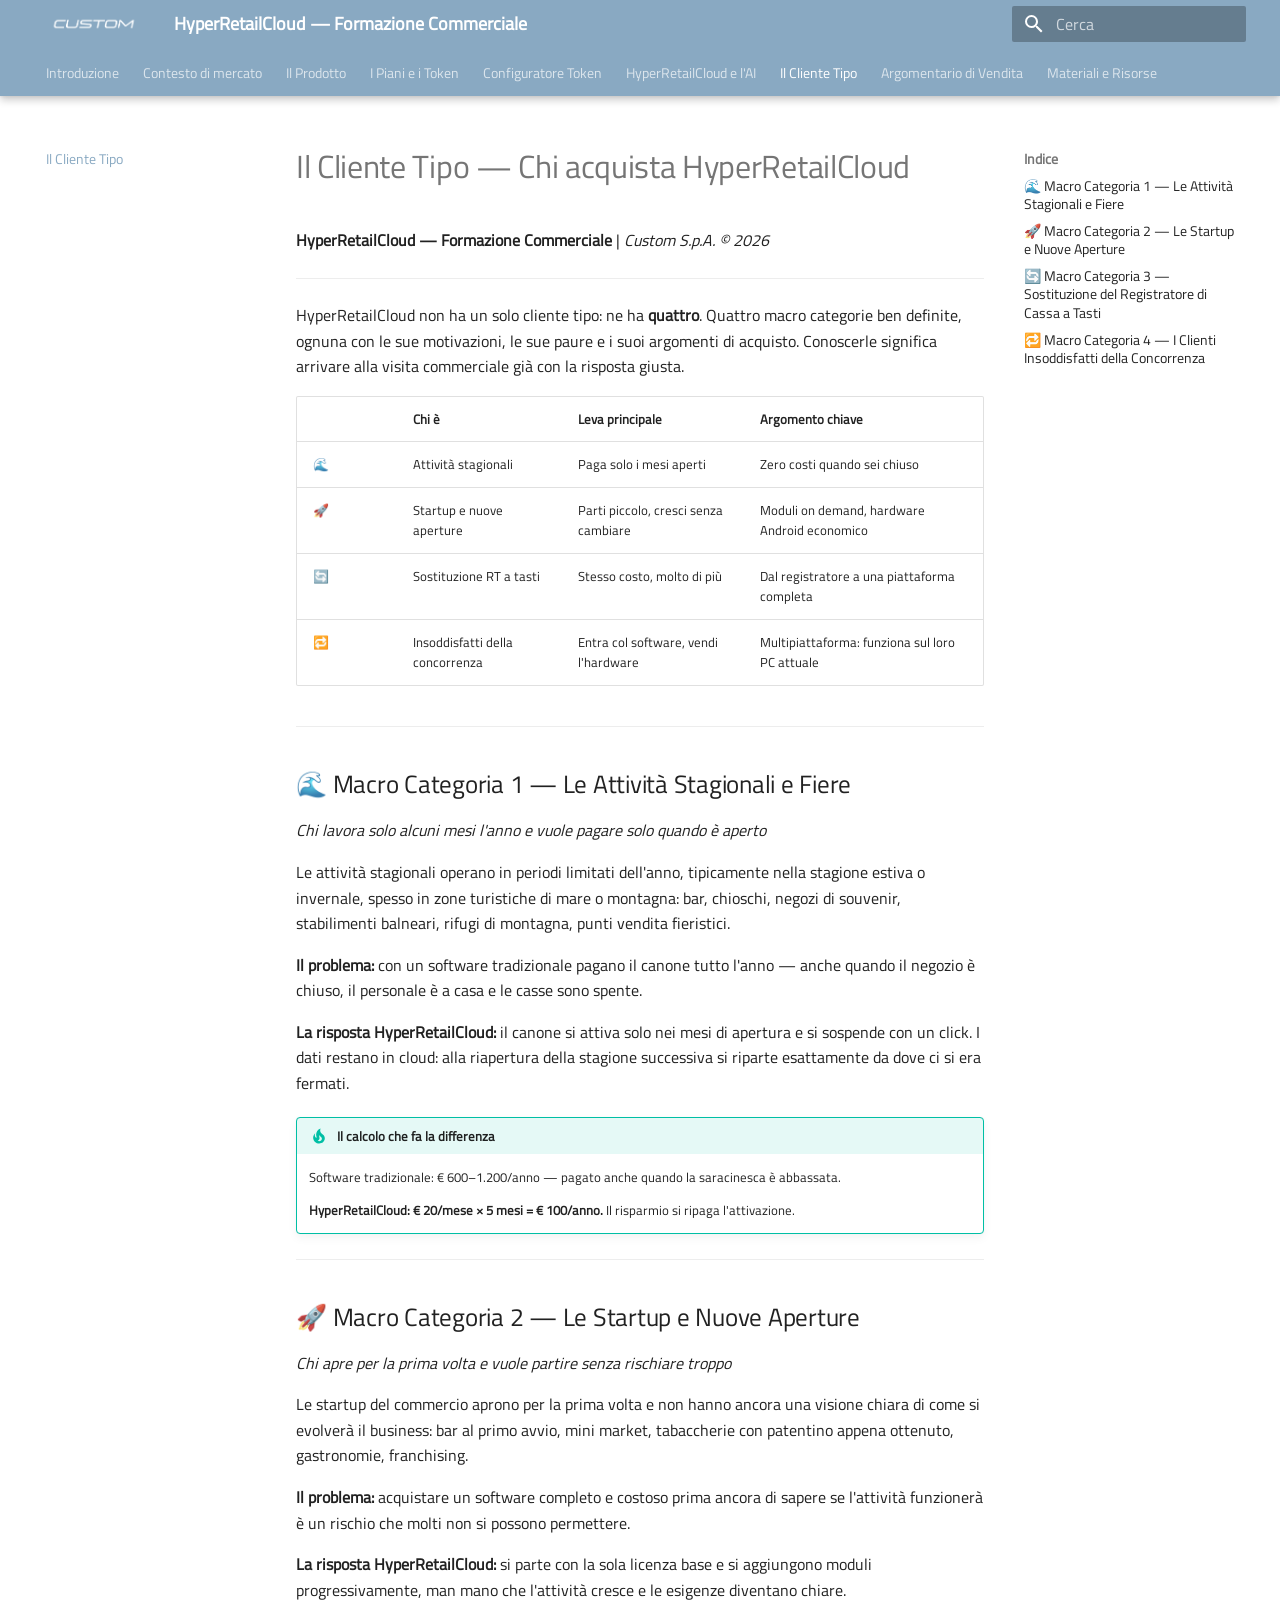
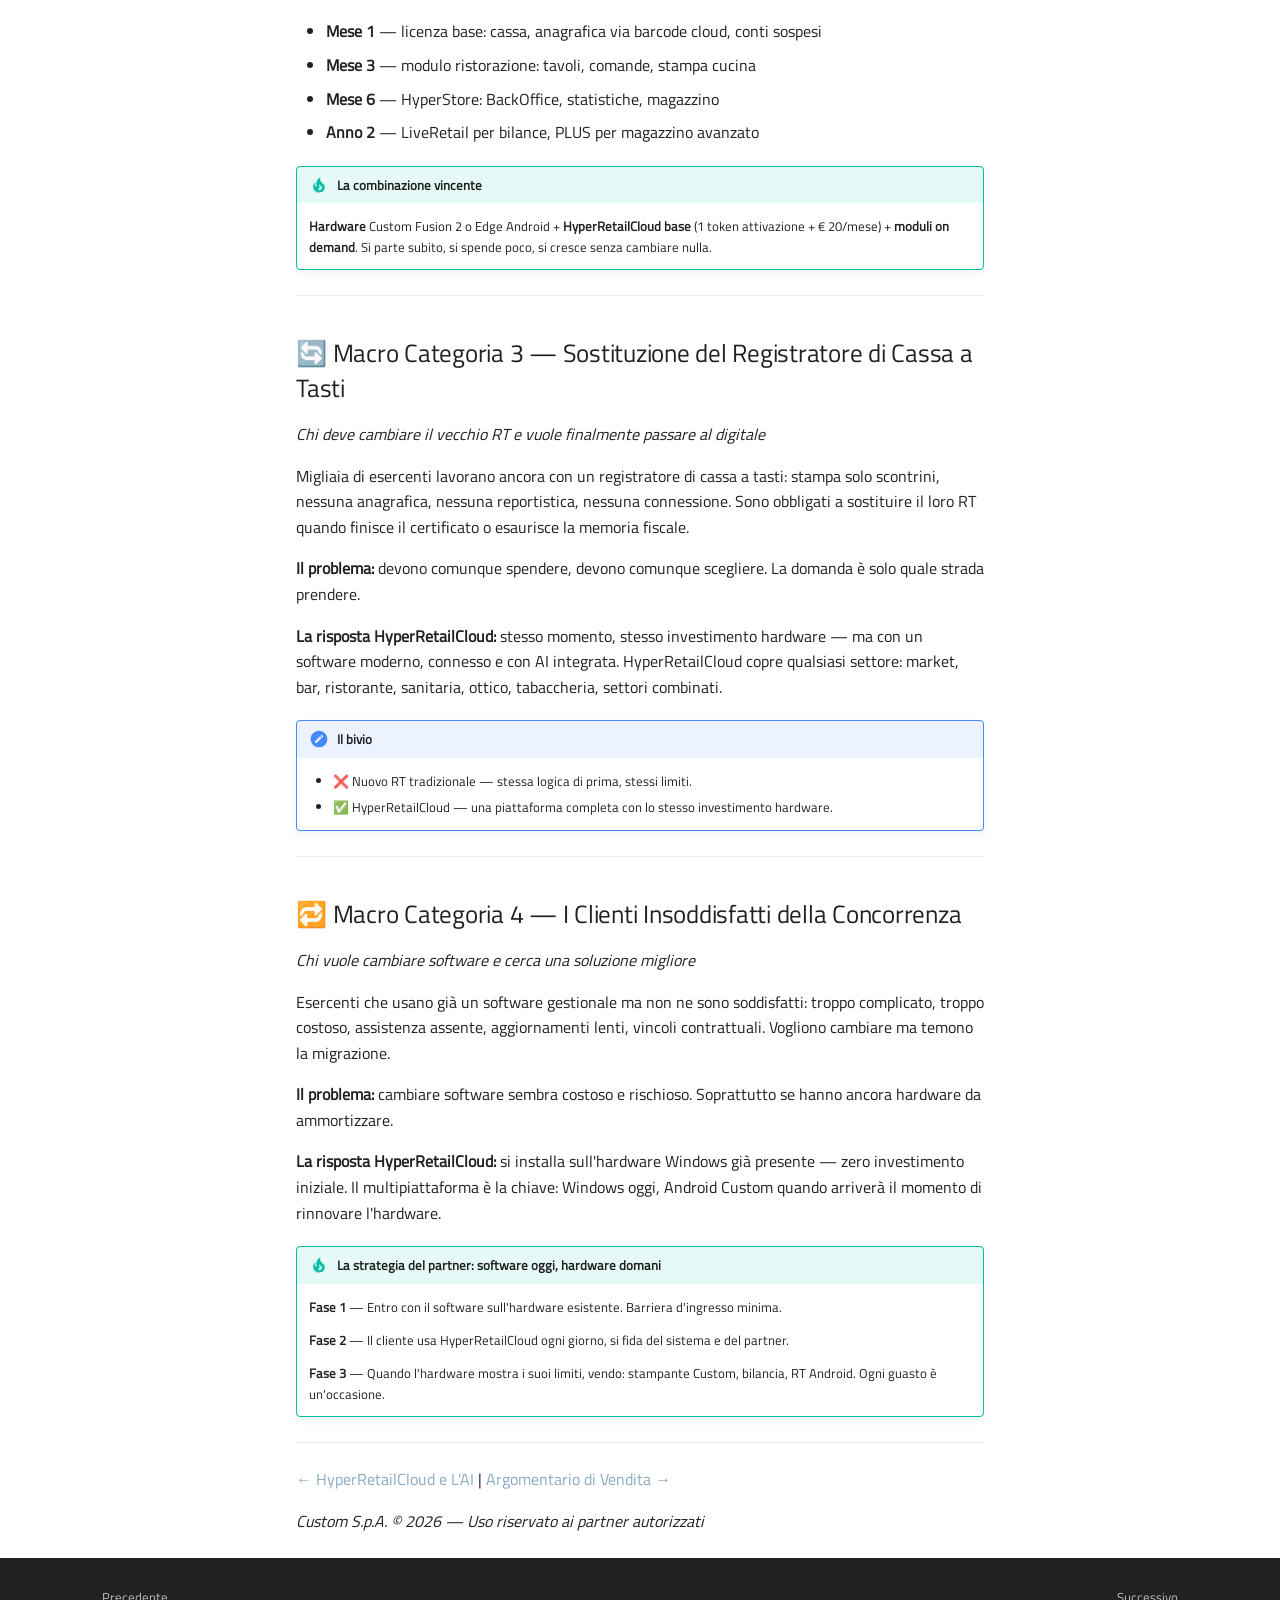
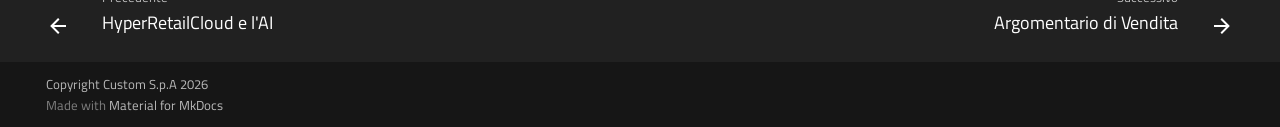
<file: il_cliente_tipo/index.html>
<!doctype html>
<html lang="it" class="no-js">
  <head>
    
      <meta charset="utf-8">
      <meta name="viewport" content="width=device-width,initial-scale=1">
      
      
        <meta name="author" content="Custom S.p.A.">
      
      
        <link rel="canonical" href="https://ivanrobuschi-custom.github.io/hypercloud-corso-commercial/il_cliente_tipo/">
      
      
        <link rel="prev" href="../ai/">
      
      
        <link rel="next" href="../argomentazioni_di_vendita/">
      
      
        
      
      
      <link rel="icon" href="../assets/icons/favicon.png">
      <meta name="generator" content="mkdocs-1.6.1, mkdocs-material-9.7.6">
    
    
      
        <title>Il Cliente Tipo HyperRetailCloud - HyperRetailCloud — Formazione Commerciale</title>
      
    
    
      <link rel="stylesheet" href="../assets/stylesheets/main.484c7ddc.min.css">
      
        
        <link rel="stylesheet" href="../assets/stylesheets/palette.ab4e12ef.min.css">
      
      


    
    
      
    
    
      
        
        
        <link rel="preconnect" href="https://fonts.gstatic.com" crossorigin>
        <link rel="stylesheet" href="https://fonts.googleapis.com/css?family=Roboto:300,300i,400,400i,700,700i%7CRoboto+Mono:400,400i,700,700i&display=fallback">
        <style>:root{--md-text-font:"Roboto";--md-code-font:"Roboto Mono"}</style>
      
    
    
      <link rel="stylesheet" href="../stylesheets/extra.css">
    
    <script>__md_scope=new URL("..",location),__md_hash=e=>[...e].reduce(((e,_)=>(e<<5)-e+_.charCodeAt(0)),0),__md_get=(e,_=localStorage,t=__md_scope)=>JSON.parse(_.getItem(t.pathname+"."+e)),__md_set=(e,_,t=localStorage,a=__md_scope)=>{try{t.setItem(a.pathname+"."+e,JSON.stringify(_))}catch(e){}}</script>
    
      

    
    
  </head>
  
  
    
    
    
    
    
    <body dir="ltr" data-md-color-scheme="default" data-md-color-primary="custom" data-md-color-accent="indigo">
  
    
    <input class="md-toggle" data-md-toggle="drawer" type="checkbox" id="__drawer" autocomplete="off">
    <input class="md-toggle" data-md-toggle="search" type="checkbox" id="__search" autocomplete="off">
    <label class="md-overlay" for="__drawer"></label>
    <div data-md-component="skip">
      
        
        <a href="#il-cliente-tipo-chi-acquista-hyperretailcloud" class="md-skip">
          Vai al contenuto
        </a>
      
    </div>
    <div data-md-component="announce">
      
    </div>
    
    
      

  

<header class="md-header md-header--shadow md-header--lifted" data-md-component="header">
  <nav class="md-header__inner md-grid" aria-label="Intestazione">
    <a href=".." title="HyperRetailCloud — Formazione Commerciale" class="md-header__button md-logo" aria-label="HyperRetailCloud — Formazione Commerciale" data-md-component="logo">
      
  <img src="../assets/icons/logo.png" alt="logo">

    </a>
    <label class="md-header__button md-icon" for="__drawer">
      
      <svg xmlns="http://www.w3.org/2000/svg" viewBox="0 0 24 24"><path d="M3 6h18v2H3zm0 5h18v2H3zm0 5h18v2H3z"/></svg>
    </label>
    <div class="md-header__title" data-md-component="header-title">
      <div class="md-header__ellipsis">
        <div class="md-header__topic">
          <span class="md-ellipsis">
            HyperRetailCloud — Formazione Commerciale
          </span>
        </div>
        <div class="md-header__topic" data-md-component="header-topic">
          <span class="md-ellipsis">
            
              Il Cliente Tipo HyperRetailCloud
            
          </span>
        </div>
      </div>
    </div>
    
      
    
    
    
    
      
      
        <label class="md-header__button md-icon" for="__search">
          
          <svg xmlns="http://www.w3.org/2000/svg" viewBox="0 0 24 24"><path d="M9.5 3A6.5 6.5 0 0 1 16 9.5c0 1.61-.59 3.09-1.56 4.23l.27.27h.79l5 5-1.5 1.5-5-5v-.79l-.27-.27A6.52 6.52 0 0 1 9.5 16 6.5 6.5 0 0 1 3 9.5 6.5 6.5 0 0 1 9.5 3m0 2C7 5 5 7 5 9.5S7 14 9.5 14 14 12 14 9.5 12 5 9.5 5"/></svg>
        </label>
        <div class="md-search" data-md-component="search" role="dialog">
  <label class="md-search__overlay" for="__search"></label>
  <div class="md-search__inner" role="search">
    <form class="md-search__form" name="search">
      <input type="text" class="md-search__input" name="query" aria-label="Cerca" placeholder="Cerca" autocapitalize="off" autocorrect="off" autocomplete="off" spellcheck="false" data-md-component="search-query" required>
      <label class="md-search__icon md-icon" for="__search">
        
        <svg xmlns="http://www.w3.org/2000/svg" viewBox="0 0 24 24"><path d="M9.5 3A6.5 6.5 0 0 1 16 9.5c0 1.61-.59 3.09-1.56 4.23l.27.27h.79l5 5-1.5 1.5-5-5v-.79l-.27-.27A6.52 6.52 0 0 1 9.5 16 6.5 6.5 0 0 1 3 9.5 6.5 6.5 0 0 1 9.5 3m0 2C7 5 5 7 5 9.5S7 14 9.5 14 14 12 14 9.5 12 5 9.5 5"/></svg>
        
        <svg xmlns="http://www.w3.org/2000/svg" viewBox="0 0 24 24"><path d="M20 11v2H8l5.5 5.5-1.42 1.42L4.16 12l7.92-7.92L13.5 5.5 8 11z"/></svg>
      </label>
      <nav class="md-search__options" aria-label="Cerca">
        
          <a href="javascript:void(0)" class="md-search__icon md-icon" title="Condividi" aria-label="Condividi" data-clipboard data-clipboard-text="" data-md-component="search-share" tabindex="-1">
            
            <svg xmlns="http://www.w3.org/2000/svg" viewBox="0 0 24 24"><path d="M18 16.08c-.76 0-1.44.3-1.96.77L8.91 12.7c.05-.23.09-.46.09-.7s-.04-.47-.09-.7l7.05-4.11c.54.5 1.25.81 2.04.81a3 3 0 0 0 3-3 3 3 0 0 0-3-3 3 3 0 0 0-3 3c0 .24.04.47.09.7L8.04 9.81C7.5 9.31 6.79 9 6 9a3 3 0 0 0-3 3 3 3 0 0 0 3 3c.79 0 1.5-.31 2.04-.81l7.12 4.15c-.05.21-.08.43-.08.66 0 1.61 1.31 2.91 2.92 2.91s2.92-1.3 2.92-2.91A2.92 2.92 0 0 0 18 16.08"/></svg>
          </a>
        
        <button type="reset" class="md-search__icon md-icon" title="Cancella" aria-label="Cancella" tabindex="-1">
          
          <svg xmlns="http://www.w3.org/2000/svg" viewBox="0 0 24 24"><path d="M19 6.41 17.59 5 12 10.59 6.41 5 5 6.41 10.59 12 5 17.59 6.41 19 12 13.41 17.59 19 19 17.59 13.41 12z"/></svg>
        </button>
      </nav>
      
        <div class="md-search__suggest" data-md-component="search-suggest"></div>
      
    </form>
    <div class="md-search__output">
      <div class="md-search__scrollwrap" tabindex="0" data-md-scrollfix>
        <div class="md-search-result" data-md-component="search-result">
          <div class="md-search-result__meta">
            Inizializza la ricerca
          </div>
          <ol class="md-search-result__list" role="presentation"></ol>
        </div>
      </div>
    </div>
  </div>
</div>
      
    
    
  </nav>
  
    
      
<nav class="md-tabs" aria-label="Tabs" data-md-component="tabs">
  <div class="md-grid">
    <ul class="md-tabs__list">
      
        
  
  
  
  
    <li class="md-tabs__item">
      <a href="../introduzione/" class="md-tabs__link">
        
  
  
    
  
  Introduzione

      </a>
    </li>
  

      
        
  
  
  
  
    <li class="md-tabs__item">
      <a href="../contesto_mercato/" class="md-tabs__link">
        
  
  
    
  
  Contesto di mercato

      </a>
    </li>
  

      
        
  
  
  
  
    <li class="md-tabs__item">
      <a href="../il_prodotto/" class="md-tabs__link">
        
  
  
    
  
  Il Prodotto

      </a>
    </li>
  

      
        
  
  
  
  
    <li class="md-tabs__item">
      <a href="../i_piani/" class="md-tabs__link">
        
  
  
    
  
  I Piani e i Token

      </a>
    </li>
  

      
        
  
  
  
  
    <li class="md-tabs__item">
      <a href="../configuratore/" class="md-tabs__link">
        
  
  
    
  
  Configuratore Token

      </a>
    </li>
  

      
        
  
  
  
  
    <li class="md-tabs__item">
      <a href="../ai/" class="md-tabs__link">
        
  
  
    
  
  HyperRetailCloud e l'AI

      </a>
    </li>
  

      
        
  
  
  
    
  
  
    <li class="md-tabs__item md-tabs__item--active">
      <a href="./" class="md-tabs__link">
        
  
  
    
  
  Il Cliente Tipo

      </a>
    </li>
  

      
        
  
  
  
  
    <li class="md-tabs__item">
      <a href="../argomentazioni_di_vendita/" class="md-tabs__link">
        
  
  
    
  
  Argomentario di Vendita

      </a>
    </li>
  

      
        
  
  
  
  
    <li class="md-tabs__item">
      <a href="../risorse_e_materiali/" class="md-tabs__link">
        
  
  
    
  
  Materiali e Risorse

      </a>
    </li>
  

      
    </ul>
  </div>
</nav>
    
  
</header>
    
    <div class="md-container" data-md-component="container">
      
      
        
      
      <main class="md-main" data-md-component="main">
        <div class="md-main__inner md-grid">
          
            
              
              <div class="md-sidebar md-sidebar--primary" data-md-component="sidebar" data-md-type="navigation" >
                <div class="md-sidebar__scrollwrap">
                  <div class="md-sidebar__inner">
                    


  


<nav class="md-nav md-nav--primary md-nav--lifted" aria-label="Navigazione" data-md-level="0">
  <label class="md-nav__title" for="__drawer">
    <a href=".." title="HyperRetailCloud — Formazione Commerciale" class="md-nav__button md-logo" aria-label="HyperRetailCloud — Formazione Commerciale" data-md-component="logo">
      
  <img src="../assets/icons/logo.png" alt="logo">

    </a>
    HyperRetailCloud — Formazione Commerciale
  </label>
  
  <ul class="md-nav__list" data-md-scrollfix>
    
      
      
  
  
  
  
    <li class="md-nav__item">
      <a href="../introduzione/" class="md-nav__link">
        
  
  
  <span class="md-ellipsis">
    
  
    Introduzione
  

    
  </span>
  
  

      </a>
    </li>
  

    
      
      
  
  
  
  
    <li class="md-nav__item">
      <a href="../contesto_mercato/" class="md-nav__link">
        
  
  
  <span class="md-ellipsis">
    
  
    Contesto di mercato
  

    
  </span>
  
  

      </a>
    </li>
  

    
      
      
  
  
  
  
    <li class="md-nav__item">
      <a href="../il_prodotto/" class="md-nav__link">
        
  
  
  <span class="md-ellipsis">
    
  
    Il Prodotto
  

    
  </span>
  
  

      </a>
    </li>
  

    
      
      
  
  
  
  
    <li class="md-nav__item">
      <a href="../i_piani/" class="md-nav__link">
        
  
  
  <span class="md-ellipsis">
    
  
    I Piani e i Token
  

    
  </span>
  
  

      </a>
    </li>
  

    
      
      
  
  
  
  
    <li class="md-nav__item">
      <a href="../configuratore/" class="md-nav__link">
        
  
  
  <span class="md-ellipsis">
    
  
    Configuratore Token
  

    
  </span>
  
  

      </a>
    </li>
  

    
      
      
  
  
  
  
    <li class="md-nav__item">
      <a href="../ai/" class="md-nav__link">
        
  
  
  <span class="md-ellipsis">
    
  
    HyperRetailCloud e l'AI
  

    
  </span>
  
  

      </a>
    </li>
  

    
      
      
  
  
    
  
  
  
    <li class="md-nav__item md-nav__item--active">
      
      <input class="md-nav__toggle md-toggle" type="checkbox" id="__toc">
      
      
        
      
      
        <label class="md-nav__link md-nav__link--active" for="__toc">
          
  
  
  <span class="md-ellipsis">
    
  
    Il Cliente Tipo
  

    
  </span>
  
  

          <span class="md-nav__icon md-icon"></span>
        </label>
      
      <a href="./" class="md-nav__link md-nav__link--active">
        
  
  
  <span class="md-ellipsis">
    
  
    Il Cliente Tipo
  

    
  </span>
  
  

      </a>
      
        

<nav class="md-nav md-nav--secondary" aria-label="Indice">
  
  
  
    
  
  
    <label class="md-nav__title" for="__toc">
      <span class="md-nav__icon md-icon"></span>
      Indice
    </label>
    <ul class="md-nav__list" data-md-component="toc" data-md-scrollfix>
      
        <li class="md-nav__item">
  <a href="#macro-categoria-1-le-attivita-stagionali-e-fiere" class="md-nav__link">
    <span class="md-ellipsis">
      
        🌊 Macro Categoria 1 — Le Attività Stagionali e Fiere
      
    </span>
  </a>
  
</li>
      
        <li class="md-nav__item">
  <a href="#macro-categoria-2-le-startup-e-nuove-aperture" class="md-nav__link">
    <span class="md-ellipsis">
      
        🚀 Macro Categoria 2 — Le Startup e Nuove Aperture
      
    </span>
  </a>
  
</li>
      
        <li class="md-nav__item">
  <a href="#macro-categoria-3-sostituzione-del-registratore-di-cassa-a-tasti" class="md-nav__link">
    <span class="md-ellipsis">
      
        🔄 Macro Categoria 3 — Sostituzione del Registratore di Cassa a Tasti
      
    </span>
  </a>
  
</li>
      
        <li class="md-nav__item">
  <a href="#macro-categoria-4-i-clienti-insoddisfatti-della-concorrenza" class="md-nav__link">
    <span class="md-ellipsis">
      
        🔁 Macro Categoria 4 — I Clienti Insoddisfatti della Concorrenza
      
    </span>
  </a>
  
</li>
      
    </ul>
  
</nav>
      
    </li>
  

    
      
      
  
  
  
  
    <li class="md-nav__item">
      <a href="../argomentazioni_di_vendita/" class="md-nav__link">
        
  
  
  <span class="md-ellipsis">
    
  
    Argomentario di Vendita
  

    
  </span>
  
  

      </a>
    </li>
  

    
      
      
  
  
  
  
    <li class="md-nav__item">
      <a href="../risorse_e_materiali/" class="md-nav__link">
        
  
  
  <span class="md-ellipsis">
    
  
    Materiali e Risorse
  

    
  </span>
  
  

      </a>
    </li>
  

    
  </ul>
</nav>
                  </div>
                </div>
              </div>
            
            
              
              <div class="md-sidebar md-sidebar--secondary" data-md-component="sidebar" data-md-type="toc" >
                <div class="md-sidebar__scrollwrap">
                  <div class="md-sidebar__inner">
                    

<nav class="md-nav md-nav--secondary" aria-label="Indice">
  
  
  
    
  
  
    <label class="md-nav__title" for="__toc">
      <span class="md-nav__icon md-icon"></span>
      Indice
    </label>
    <ul class="md-nav__list" data-md-component="toc" data-md-scrollfix>
      
        <li class="md-nav__item">
  <a href="#macro-categoria-1-le-attivita-stagionali-e-fiere" class="md-nav__link">
    <span class="md-ellipsis">
      
        🌊 Macro Categoria 1 — Le Attività Stagionali e Fiere
      
    </span>
  </a>
  
</li>
      
        <li class="md-nav__item">
  <a href="#macro-categoria-2-le-startup-e-nuove-aperture" class="md-nav__link">
    <span class="md-ellipsis">
      
        🚀 Macro Categoria 2 — Le Startup e Nuove Aperture
      
    </span>
  </a>
  
</li>
      
        <li class="md-nav__item">
  <a href="#macro-categoria-3-sostituzione-del-registratore-di-cassa-a-tasti" class="md-nav__link">
    <span class="md-ellipsis">
      
        🔄 Macro Categoria 3 — Sostituzione del Registratore di Cassa a Tasti
      
    </span>
  </a>
  
</li>
      
        <li class="md-nav__item">
  <a href="#macro-categoria-4-i-clienti-insoddisfatti-della-concorrenza" class="md-nav__link">
    <span class="md-ellipsis">
      
        🔁 Macro Categoria 4 — I Clienti Insoddisfatti della Concorrenza
      
    </span>
  </a>
  
</li>
      
    </ul>
  
</nav>
                  </div>
                </div>
              </div>
            
          
          
            <div class="md-content" data-md-component="content">
              
                




              
              <article class="md-content__inner md-typeset">
                
                  



<h1 id="il-cliente-tipo-chi-acquista-hyperretailcloud">Il Cliente Tipo — Chi acquista HyperRetailCloud</h1>
<p><strong>HyperRetailCloud — Formazione Commerciale</strong> | <em>Custom S.p.A. © 2026</em></p>
<hr />
<p>HyperRetailCloud non ha un solo cliente tipo: ne ha <strong>quattro</strong>. Quattro macro categorie ben definite, ognuna con le sue motivazioni, le sue paure e i suoi argomenti di acquisto. Conoscerle significa arrivare alla visita commerciale già con la risposta giusta.</p>
<table>
<thead>
<tr>
<th></th>
<th>Chi è</th>
<th>Leva principale</th>
<th>Argomento chiave</th>
</tr>
</thead>
<tbody>
<tr>
<td>🌊</td>
<td>Attività stagionali</td>
<td>Paga solo i mesi aperti</td>
<td>Zero costi quando sei chiuso</td>
</tr>
<tr>
<td>🚀</td>
<td>Startup e nuove aperture</td>
<td>Parti piccolo, cresci senza cambiare</td>
<td>Moduli on demand, hardware Android economico</td>
</tr>
<tr>
<td>🔄</td>
<td>Sostituzione RT a tasti</td>
<td>Stesso costo, molto di più</td>
<td>Dal registratore a una piattaforma completa</td>
</tr>
<tr>
<td>🔁</td>
<td>Insoddisfatti della concorrenza</td>
<td>Entra col software, vendi l'hardware</td>
<td>Multipiattaforma: funziona sul loro PC attuale</td>
</tr>
</tbody>
</table>
<hr />
<h2 id="macro-categoria-1-le-attivita-stagionali-e-fiere">🌊 Macro Categoria 1 — Le Attività Stagionali e Fiere</h2>
<p><em>Chi lavora solo alcuni mesi l'anno e vuole pagare solo quando è aperto</em></p>
<p>Le attività stagionali operano in periodi limitati dell'anno, tipicamente nella stagione estiva o invernale, spesso in zone turistiche di mare o montagna: bar, chioschi, negozi di souvenir, stabilimenti balneari, rifugi di montagna, punti vendita fieristici.</p>
<p><strong>Il problema:</strong> con un software tradizionale pagano il canone tutto l'anno — anche quando il negozio è chiuso, il personale è a casa e le casse sono spente.</p>
<p><strong>La risposta HyperRetailCloud:</strong> il canone si attiva solo nei mesi di apertura e si sospende con un click. I dati restano in cloud: alla riapertura della stagione successiva si riparte esattamente da dove ci si era fermati.</p>
<div class="admonition tip">
<p class="admonition-title">Il calcolo che fa la differenza</p>
<p>Software tradizionale: € 600–1.200/anno — pagato anche quando la saracinesca è abbassata.</p>
<p><strong>HyperRetailCloud: € 20/mese × 5 mesi = € 100/anno.</strong> Il risparmio si ripaga l'attivazione.</p>
</div>
<hr />
<h2 id="macro-categoria-2-le-startup-e-nuove-aperture">🚀 Macro Categoria 2 — Le Startup e Nuove Aperture</h2>
<p><em>Chi apre per la prima volta e vuole partire senza rischiare troppo</em></p>
<p>Le startup del commercio aprono per la prima volta e non hanno ancora una visione chiara di come si evolverà il business: bar al primo avvio, mini market, tabaccherie con patentino appena ottenuto, gastronomie, franchising.</p>
<p><strong>Il problema:</strong> acquistare un software completo e costoso prima ancora di sapere se l'attività funzionerà è un rischio che molti non si possono permettere.</p>
<p><strong>La risposta HyperRetailCloud:</strong> si parte con la sola licenza base e si aggiungono moduli progressivamente, man mano che l'attività cresce e le esigenze diventano chiare.</p>
<ul>
<li><strong>Mese 1</strong> — licenza base: cassa, anagrafica via barcode cloud, conti sospesi</li>
<li><strong>Mese 3</strong> — modulo ristorazione: tavoli, comande, stampa cucina</li>
<li><strong>Mese 6</strong> — HyperStore: BackOffice, statistiche, magazzino</li>
<li><strong>Anno 2</strong> — LiveRetail per bilance, PLUS per magazzino avanzato</li>
</ul>
<div class="admonition tip">
<p class="admonition-title">La combinazione vincente</p>
<p><strong>Hardware</strong> Custom Fusion 2 o Edge Android + <strong>HyperRetailCloud base</strong> (1 token attivazione + € 20/mese) + <strong>moduli on demand</strong>.
Si parte subito, si spende poco, si cresce senza cambiare nulla.</p>
</div>
<hr />
<h2 id="macro-categoria-3-sostituzione-del-registratore-di-cassa-a-tasti">🔄 Macro Categoria 3 — Sostituzione del Registratore di Cassa a Tasti</h2>
<p><em>Chi deve cambiare il vecchio RT e vuole finalmente passare al digitale</em></p>
<p>Migliaia di esercenti lavorano ancora con un registratore di cassa a tasti: stampa solo scontrini, nessuna anagrafica, nessuna reportistica, nessuna connessione. Sono obbligati a sostituire il loro RT quando finisce il certificato o esaurisce la memoria fiscale.</p>
<p><strong>Il problema:</strong> devono comunque spendere, devono comunque scegliere. La domanda è solo quale strada prendere.</p>
<p><strong>La risposta HyperRetailCloud:</strong> stesso momento, stesso investimento hardware — ma con un software moderno, connesso e con AI integrata. HyperRetailCloud copre qualsiasi settore: market, bar, ristorante, sanitaria, ottico, tabaccheria, settori combinati.</p>
<div class="admonition note">
<p class="admonition-title">Il bivio</p>
<ul>
<li>❌ Nuovo RT tradizionale — stessa logica di prima, stessi limiti.</li>
<li>✅ HyperRetailCloud — una piattaforma completa con lo stesso investimento hardware.</li>
</ul>
</div>
<hr />
<h2 id="macro-categoria-4-i-clienti-insoddisfatti-della-concorrenza">🔁 Macro Categoria 4 — I Clienti Insoddisfatti della Concorrenza</h2>
<p><em>Chi vuole cambiare software e cerca una soluzione migliore</em></p>
<p>Esercenti che usano già un software gestionale ma non ne sono soddisfatti: troppo complicato, troppo costoso, assistenza assente, aggiornamenti lenti, vincoli contrattuali. Vogliono cambiare ma temono la migrazione.</p>
<p><strong>Il problema:</strong> cambiare software sembra costoso e rischioso. Soprattutto se hanno ancora hardware da ammortizzare.</p>
<p><strong>La risposta HyperRetailCloud:</strong> si installa sull'hardware Windows già presente — zero investimento iniziale. Il multipiattaforma è la chiave: Windows oggi, Android Custom quando arriverà il momento di rinnovare l'hardware.</p>
<div class="admonition tip">
<p class="admonition-title">La strategia del partner: software oggi, hardware domani</p>
<p><strong>Fase 1</strong> — Entro con il software sull'hardware esistente. Barriera d'ingresso minima.</p>
<p><strong>Fase 2</strong> — Il cliente usa HyperRetailCloud ogni giorno, si fida del sistema e del partner.</p>
<p><strong>Fase 3</strong> — Quando l'hardware mostra i suoi limiti, vendo: stampante Custom, bilancia, RT Android. Ogni guasto è un'occasione.</p>
</div>
<hr />
<p><a href="../ai/">← HyperRetailCloud e L'AI</a> | <a href="../argomentazioni_di_vendita/">Argomentario di Vendita →</a></p>
<p><em>Custom S.p.A. © 2026 — Uso riservato ai partner autorizzati</em></p>







  
  






                
              </article>
            </div>
          
          
<script>var target=document.getElementById(location.hash.slice(1));target&&target.name&&(target.checked=target.name.startsWith("__tabbed_"))</script>
        </div>
        
          <button type="button" class="md-top md-icon" data-md-component="top" hidden>
  
  <svg xmlns="http://www.w3.org/2000/svg" viewBox="0 0 24 24"><path d="M13 20h-2V8l-5.5 5.5-1.42-1.42L12 4.16l7.92 7.92-1.42 1.42L13 8z"/></svg>
  Torna su
</button>
        
      </main>
      
        <footer class="md-footer">
  
    
      
      <nav class="md-footer__inner md-grid" aria-label="Piede" >
        
          
          <a href="../ai/" class="md-footer__link md-footer__link--prev" aria-label="Precedente: HyperRetailCloud e l&#39;AI">
            <div class="md-footer__button md-icon">
              
              <svg xmlns="http://www.w3.org/2000/svg" viewBox="0 0 24 24"><path d="M20 11v2H8l5.5 5.5-1.42 1.42L4.16 12l7.92-7.92L13.5 5.5 8 11z"/></svg>
            </div>
            <div class="md-footer__title">
              <span class="md-footer__direction">
                Precedente
              </span>
              <div class="md-ellipsis">
                HyperRetailCloud e l'AI
              </div>
            </div>
          </a>
        
        
          
          <a href="../argomentazioni_di_vendita/" class="md-footer__link md-footer__link--next" aria-label="Successivo: Argomentario di Vendita">
            <div class="md-footer__title">
              <span class="md-footer__direction">
                Successivo
              </span>
              <div class="md-ellipsis">
                Argomentario di Vendita
              </div>
            </div>
            <div class="md-footer__button md-icon">
              
              <svg xmlns="http://www.w3.org/2000/svg" viewBox="0 0 24 24"><path d="M4 11v2h12l-5.5 5.5 1.42 1.42L19.84 12l-7.92-7.92L10.5 5.5 16 11z"/></svg>
            </div>
          </a>
        
      </nav>
    
  
  <div class="md-footer-meta md-typeset">
    <div class="md-footer-meta__inner md-grid">
      <div class="md-copyright">
  
    <div class="md-copyright__highlight">
      Copyright Custom S.p.A 2026
    </div>
  
  
    Made with
    <a href="https://squidfunk.github.io/mkdocs-material/" target="_blank" rel="noopener">
      Material for MkDocs
    </a>
  
</div>
      
    </div>
  </div>
</footer>
      
    </div>
    <div class="md-dialog" data-md-component="dialog">
      <div class="md-dialog__inner md-typeset"></div>
    </div>
    
      <div class="md-progress" data-md-component="progress" role="progressbar"></div>
    
    
    
      
      
      <script id="__config" type="application/json">{"annotate": null, "base": "..", "features": ["navigation.instant", "navigation.instant.prefetch", "navigation.instant.preview", "navigation.instant.progress", "navigation.tracking", "navigation.tabs", "navigation.tabs.sticky", "navigation.path", "navigation.sections", "navigation.prune", "navigation.indexes", "navigation.top", "search.suggest", "search.highlight", "search.share", "navigation.footer"], "search": "../assets/javascripts/workers/search.2c215733.min.js", "tags": null, "translations": {"clipboard.copied": "Copiato", "clipboard.copy": "Copia", "search.result.more.one": "1 altro in questa pagina", "search.result.more.other": "# altri in questa pagina", "search.result.none": "Nessun documento trovato", "search.result.one": "1 documento trovato", "search.result.other": "# documenti trovati", "search.result.placeholder": "Scrivi per iniziare a cercare", "search.result.term.missing": "Non presente", "select.version": "Seleziona la versione"}, "version": null}</script>
    
    
      <script src="../assets/javascripts/bundle.79ae519e.min.js"></script>
      
    
  </body>
</html>
</file>
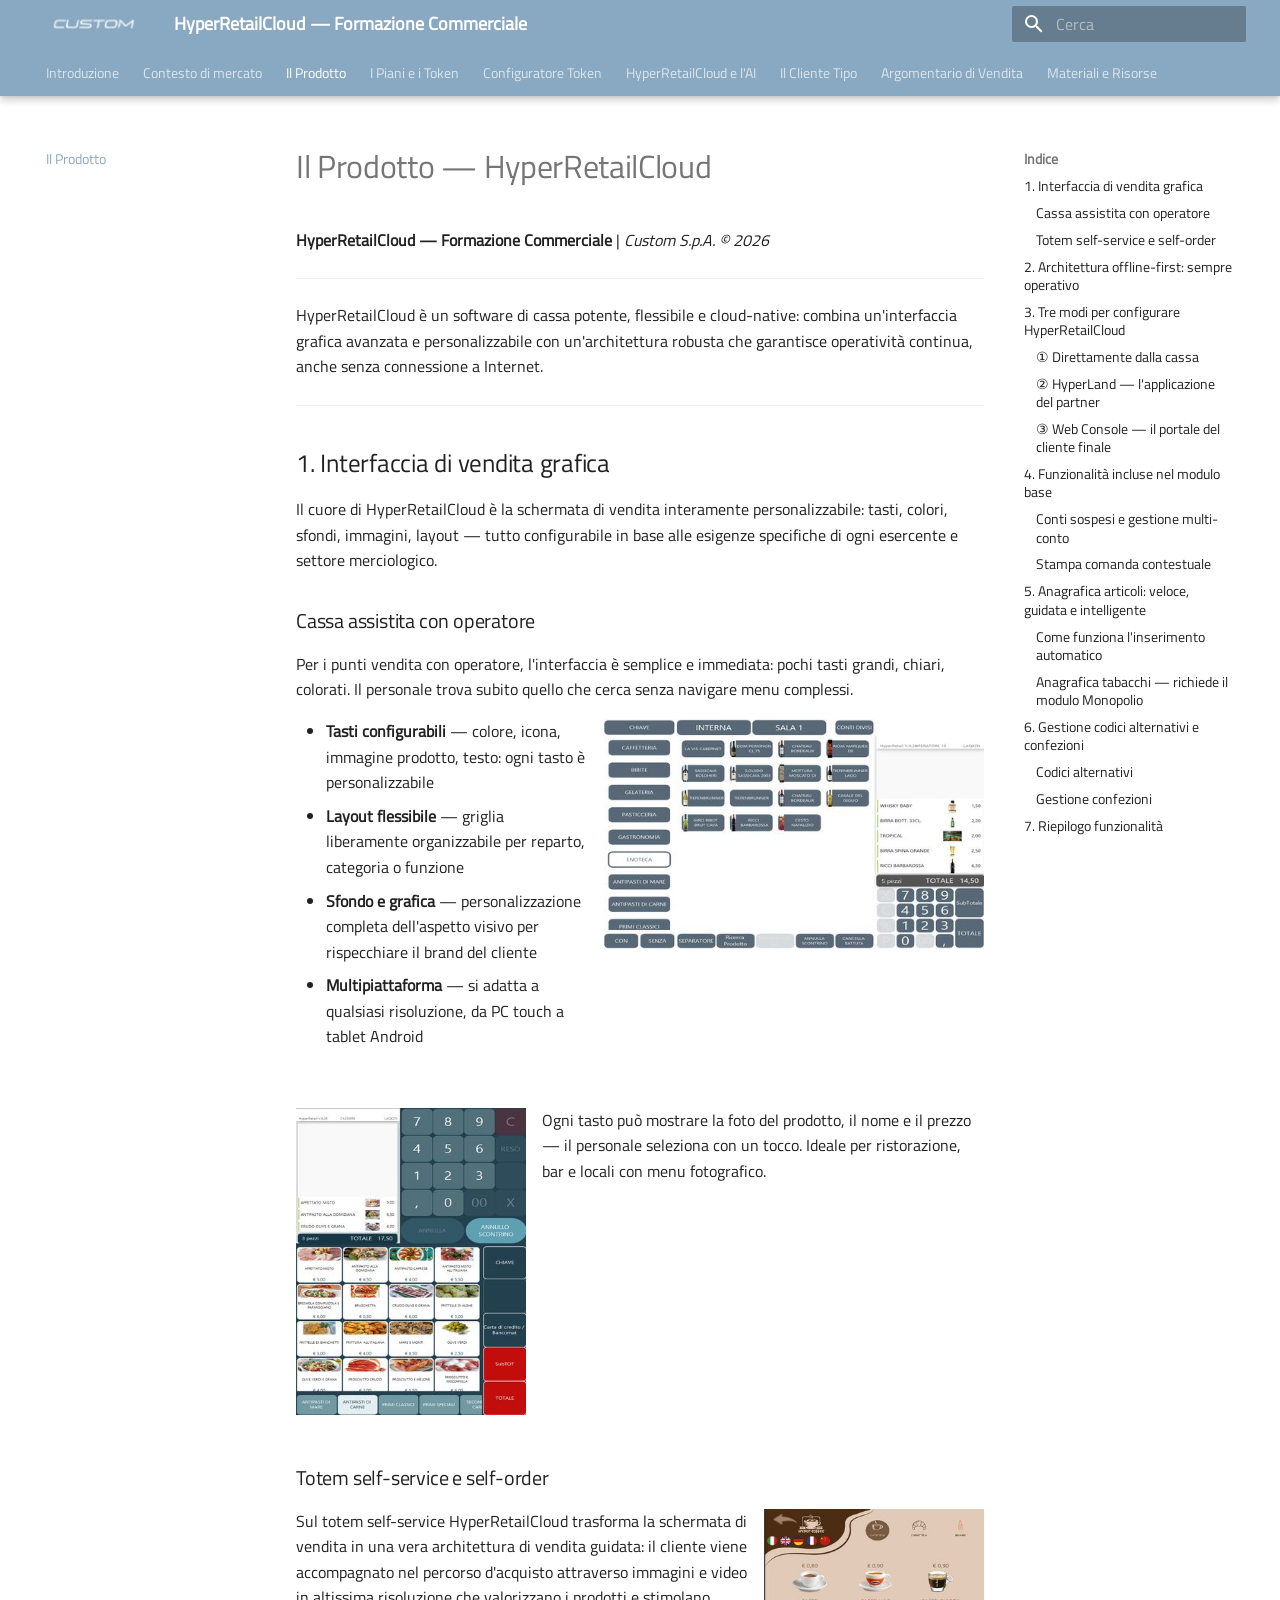
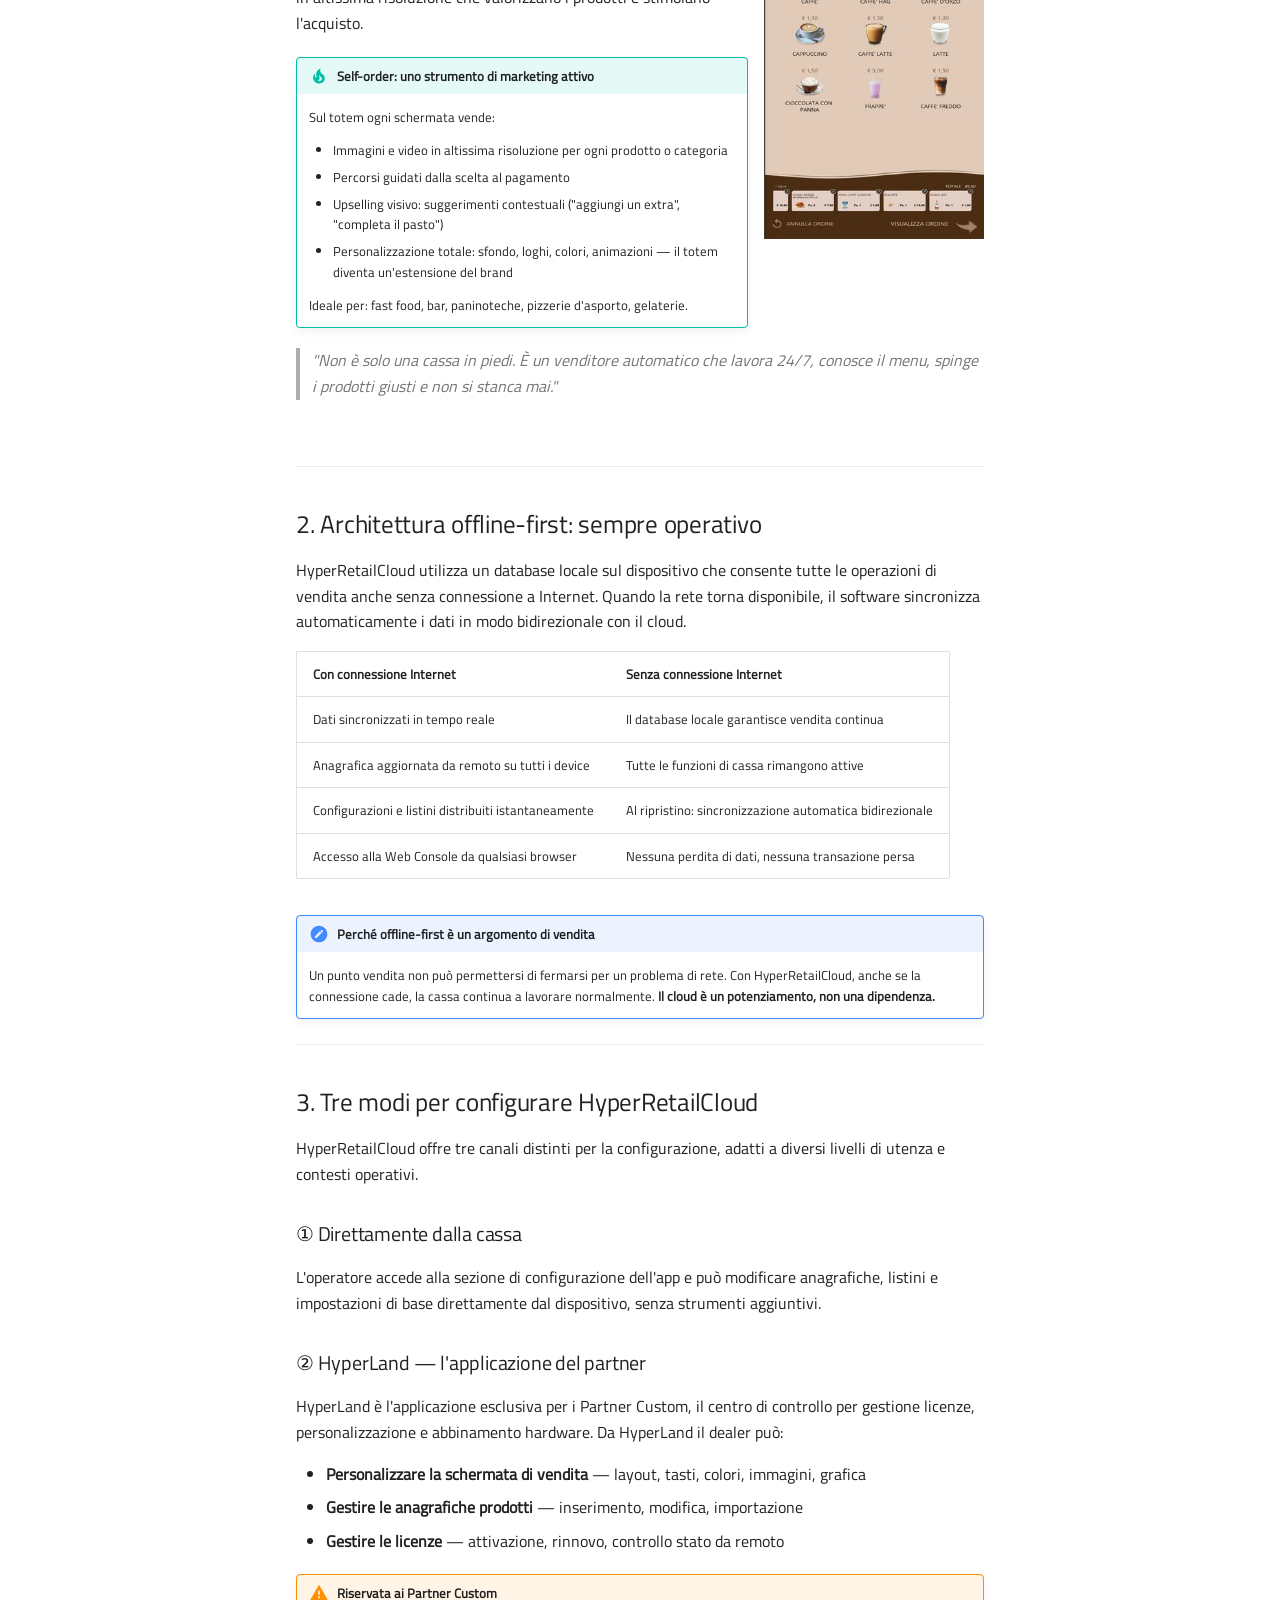
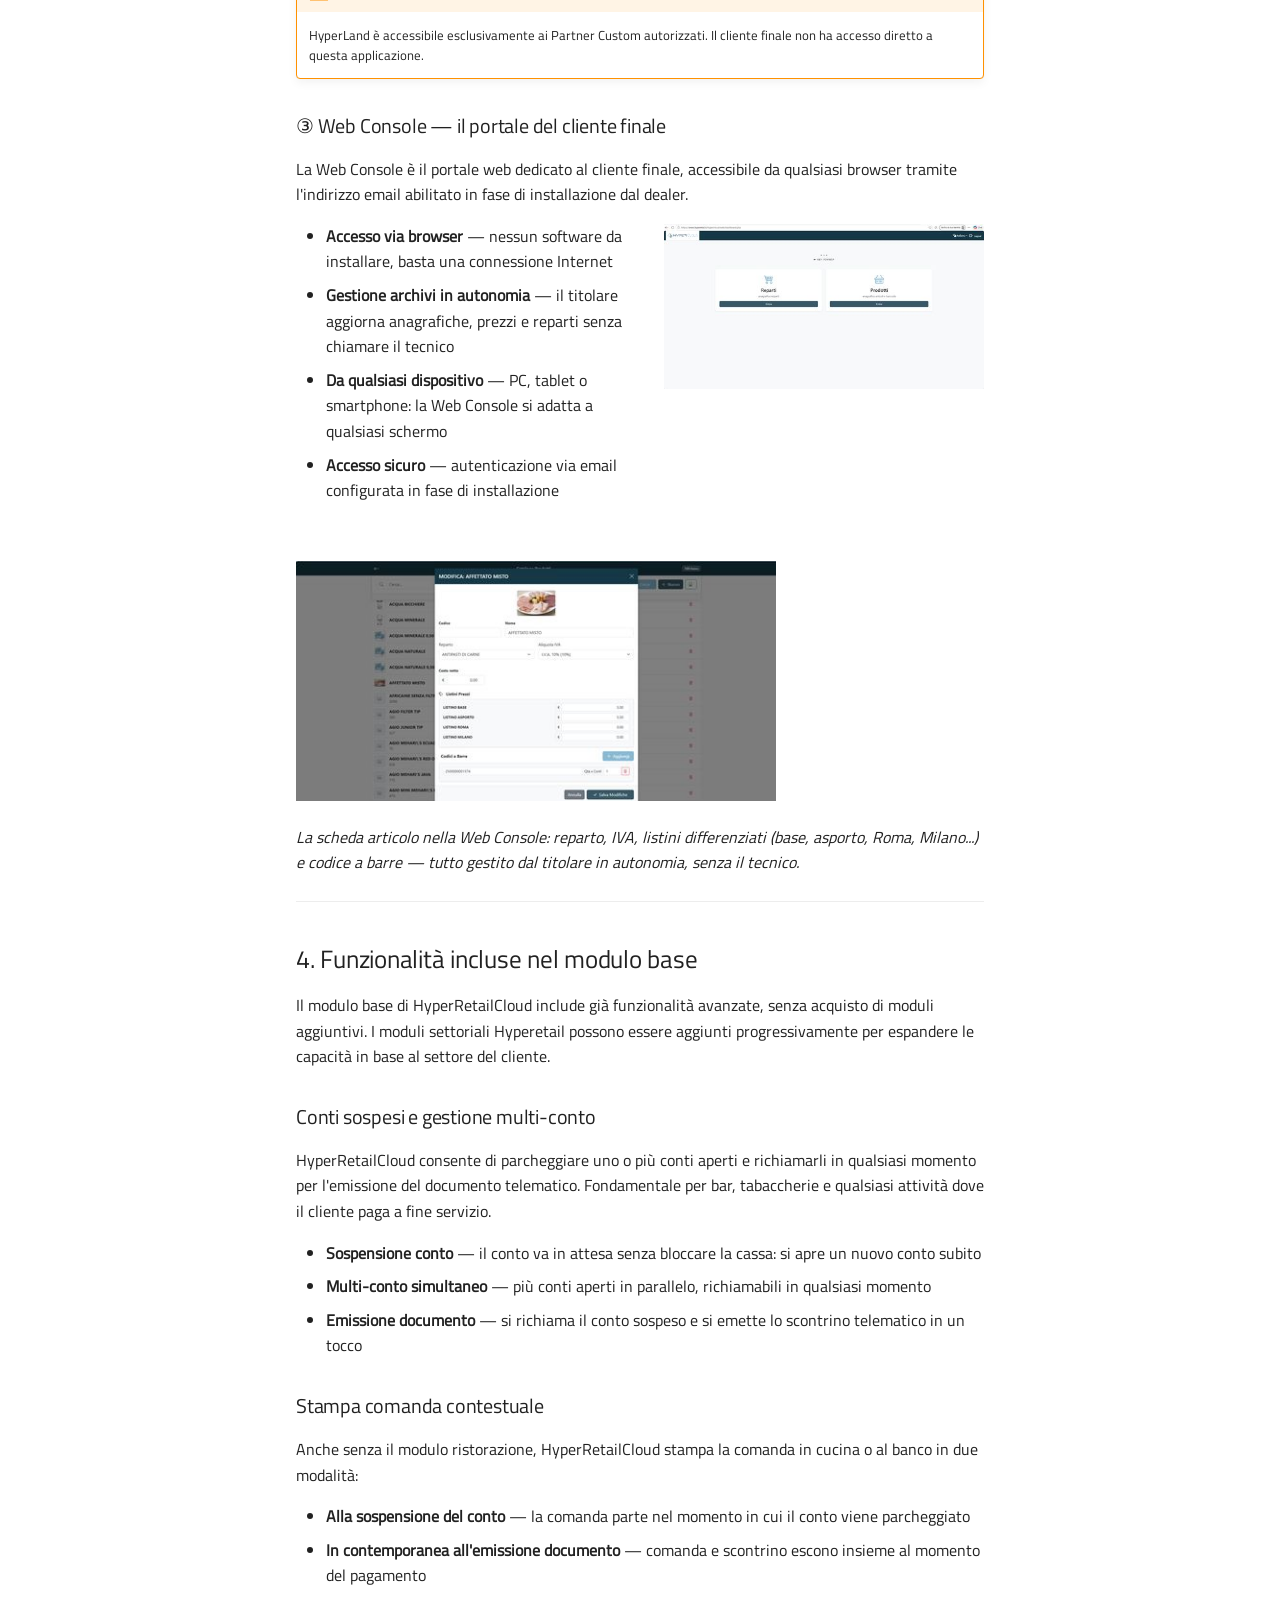
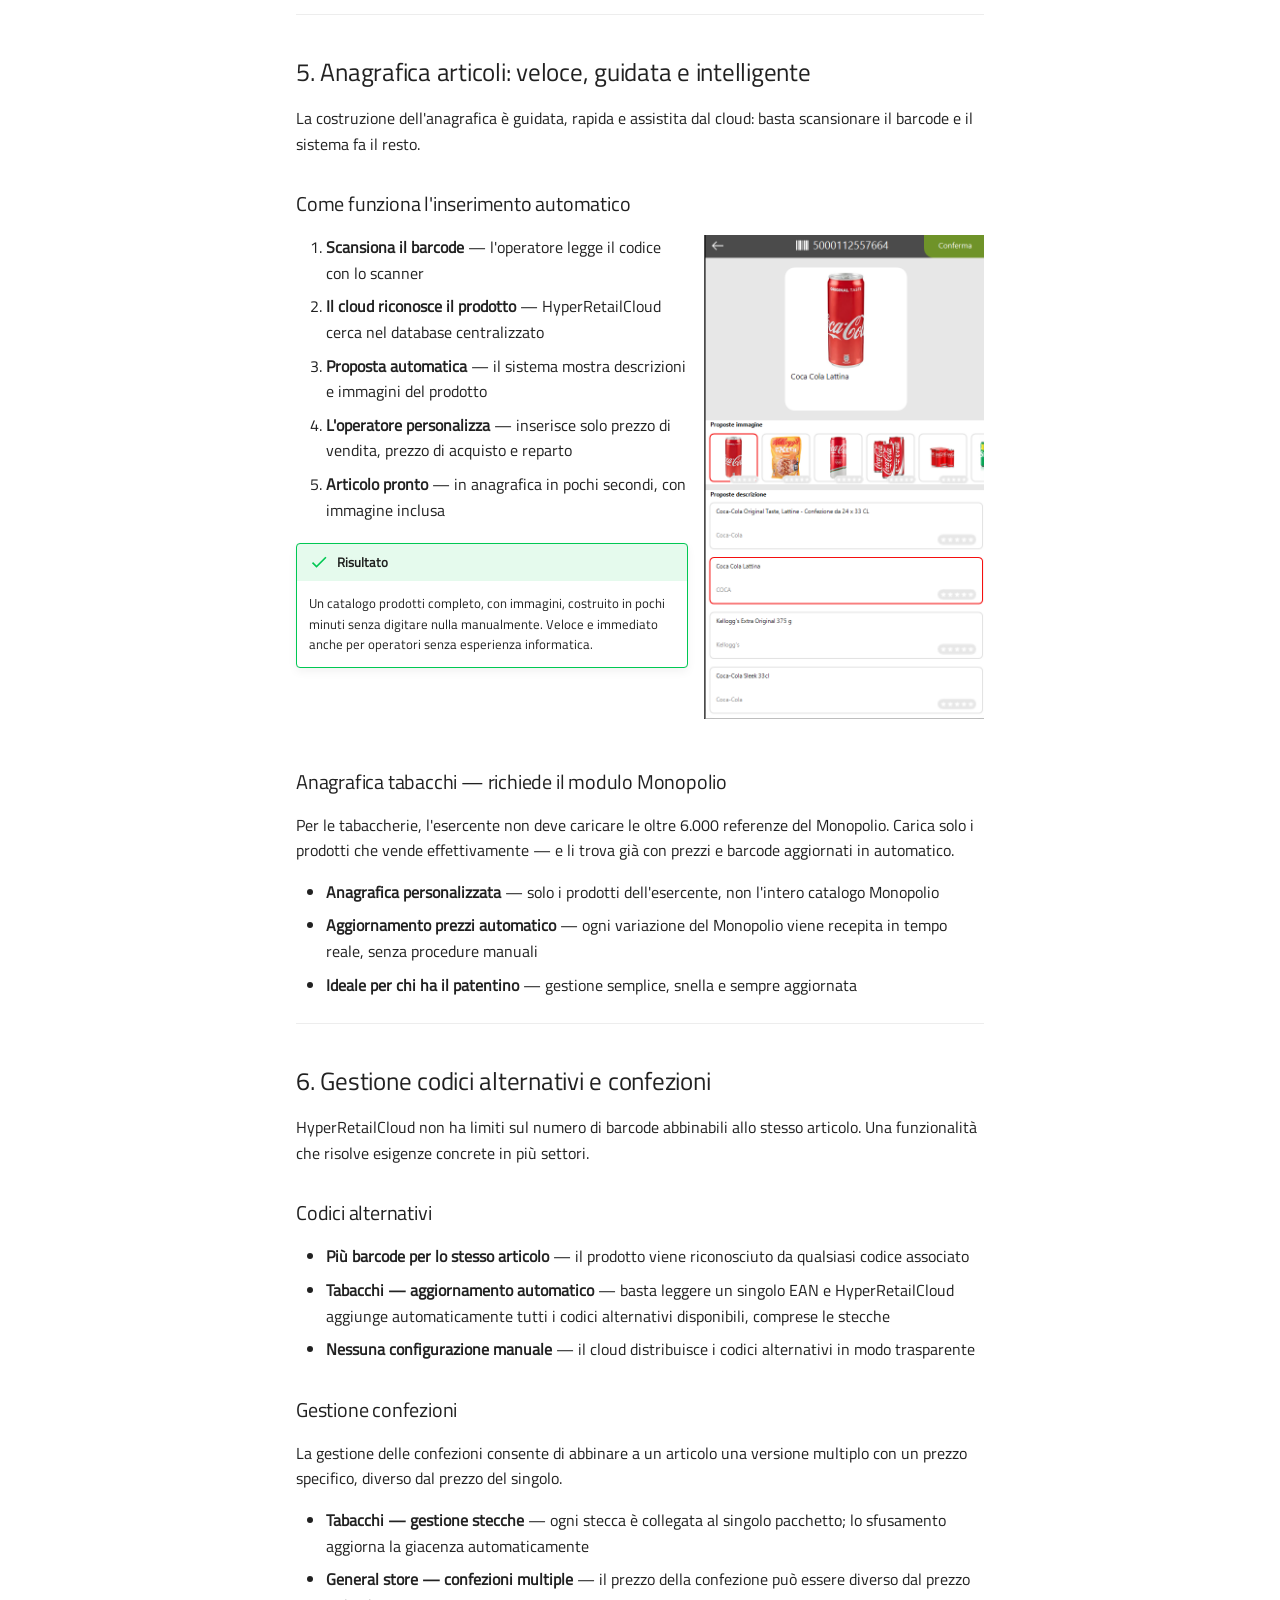
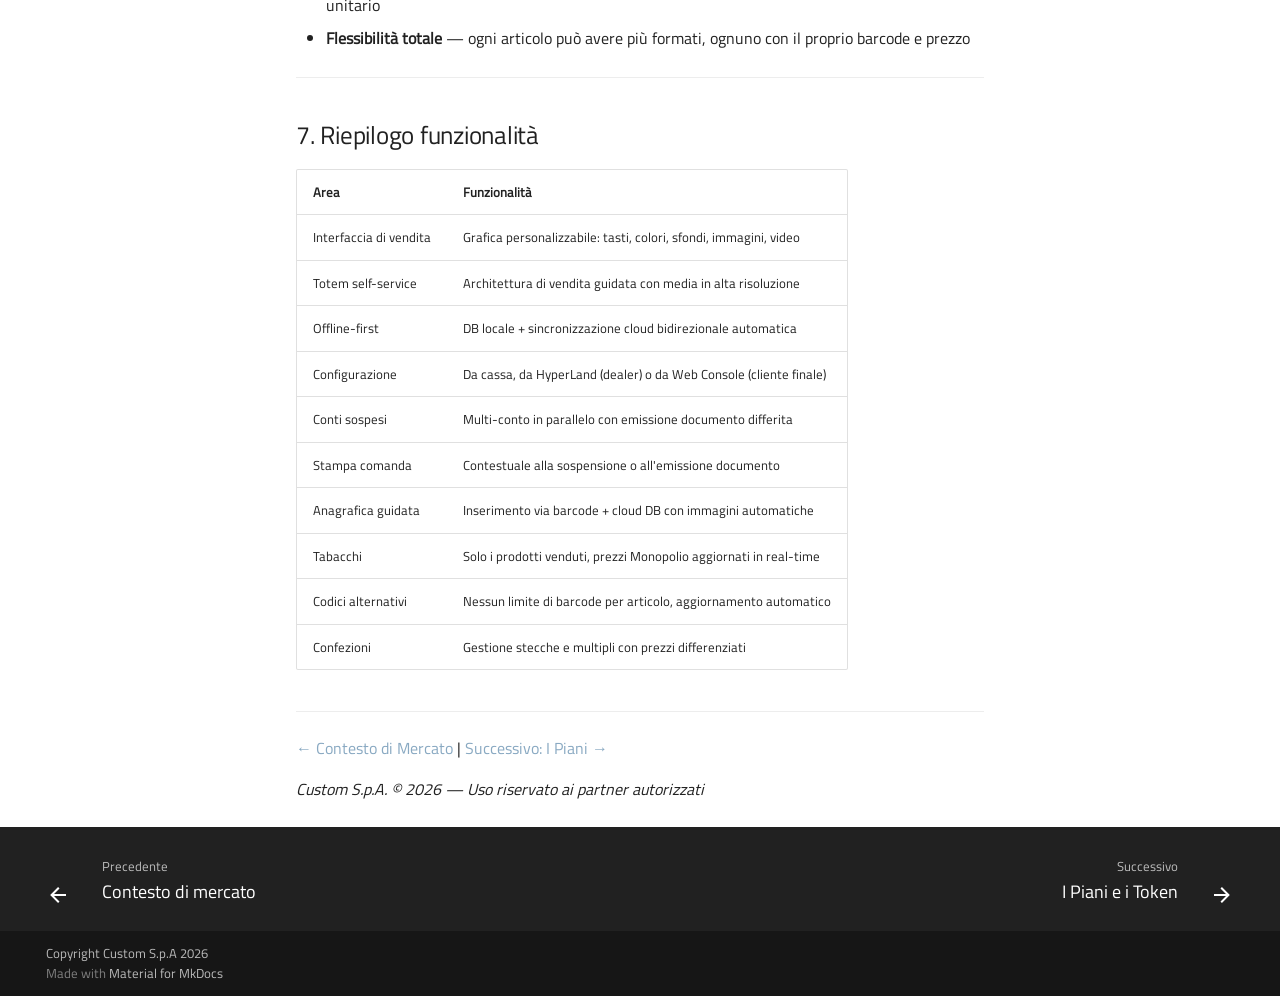
<file: il_prodotto/index.html>
<!doctype html>
<html lang="it" class="no-js">
  <head>
    
      <meta charset="utf-8">
      <meta name="viewport" content="width=device-width,initial-scale=1">
      
      
        <meta name="author" content="Custom S.p.A.">
      
      
        <link rel="canonical" href="https://ivanrobuschi-custom.github.io/hypercloud-corso-commercial/il_prodotto/">
      
      
        <link rel="prev" href="../contesto_mercato/">
      
      
        <link rel="next" href="../i_piani/">
      
      
        
      
      
      <link rel="icon" href="../assets/icons/favicon.png">
      <meta name="generator" content="mkdocs-1.6.1, mkdocs-material-9.7.6">
    
    
      
        <title>Il Prodotto HyperRetailCloud - HyperRetailCloud — Formazione Commerciale</title>
      
    
    
      <link rel="stylesheet" href="../assets/stylesheets/main.484c7ddc.min.css">
      
        
        <link rel="stylesheet" href="../assets/stylesheets/palette.ab4e12ef.min.css">
      
      


    
    
      
    
    
      
        
        
        <link rel="preconnect" href="https://fonts.gstatic.com" crossorigin>
        <link rel="stylesheet" href="https://fonts.googleapis.com/css?family=Roboto:300,300i,400,400i,700,700i%7CRoboto+Mono:400,400i,700,700i&display=fallback">
        <style>:root{--md-text-font:"Roboto";--md-code-font:"Roboto Mono"}</style>
      
    
    
      <link rel="stylesheet" href="../stylesheets/extra.css">
    
    <script>__md_scope=new URL("..",location),__md_hash=e=>[...e].reduce(((e,_)=>(e<<5)-e+_.charCodeAt(0)),0),__md_get=(e,_=localStorage,t=__md_scope)=>JSON.parse(_.getItem(t.pathname+"."+e)),__md_set=(e,_,t=localStorage,a=__md_scope)=>{try{t.setItem(a.pathname+"."+e,JSON.stringify(_))}catch(e){}}</script>
    
      

    
    
  </head>
  
  
    
    
    
    
    
    <body dir="ltr" data-md-color-scheme="default" data-md-color-primary="custom" data-md-color-accent="indigo">
  
    
    <input class="md-toggle" data-md-toggle="drawer" type="checkbox" id="__drawer" autocomplete="off">
    <input class="md-toggle" data-md-toggle="search" type="checkbox" id="__search" autocomplete="off">
    <label class="md-overlay" for="__drawer"></label>
    <div data-md-component="skip">
      
        
        <a href="#il-prodotto-hyperretailcloud" class="md-skip">
          Vai al contenuto
        </a>
      
    </div>
    <div data-md-component="announce">
      
    </div>
    
    
      

  

<header class="md-header md-header--shadow md-header--lifted" data-md-component="header">
  <nav class="md-header__inner md-grid" aria-label="Intestazione">
    <a href=".." title="HyperRetailCloud — Formazione Commerciale" class="md-header__button md-logo" aria-label="HyperRetailCloud — Formazione Commerciale" data-md-component="logo">
      
  <img src="../assets/icons/logo.png" alt="logo">

    </a>
    <label class="md-header__button md-icon" for="__drawer">
      
      <svg xmlns="http://www.w3.org/2000/svg" viewBox="0 0 24 24"><path d="M3 6h18v2H3zm0 5h18v2H3zm0 5h18v2H3z"/></svg>
    </label>
    <div class="md-header__title" data-md-component="header-title">
      <div class="md-header__ellipsis">
        <div class="md-header__topic">
          <span class="md-ellipsis">
            HyperRetailCloud — Formazione Commerciale
          </span>
        </div>
        <div class="md-header__topic" data-md-component="header-topic">
          <span class="md-ellipsis">
            
              Il Prodotto HyperRetailCloud
            
          </span>
        </div>
      </div>
    </div>
    
      
    
    
    
    
      
      
        <label class="md-header__button md-icon" for="__search">
          
          <svg xmlns="http://www.w3.org/2000/svg" viewBox="0 0 24 24"><path d="M9.5 3A6.5 6.5 0 0 1 16 9.5c0 1.61-.59 3.09-1.56 4.23l.27.27h.79l5 5-1.5 1.5-5-5v-.79l-.27-.27A6.52 6.52 0 0 1 9.5 16 6.5 6.5 0 0 1 3 9.5 6.5 6.5 0 0 1 9.5 3m0 2C7 5 5 7 5 9.5S7 14 9.5 14 14 12 14 9.5 12 5 9.5 5"/></svg>
        </label>
        <div class="md-search" data-md-component="search" role="dialog">
  <label class="md-search__overlay" for="__search"></label>
  <div class="md-search__inner" role="search">
    <form class="md-search__form" name="search">
      <input type="text" class="md-search__input" name="query" aria-label="Cerca" placeholder="Cerca" autocapitalize="off" autocorrect="off" autocomplete="off" spellcheck="false" data-md-component="search-query" required>
      <label class="md-search__icon md-icon" for="__search">
        
        <svg xmlns="http://www.w3.org/2000/svg" viewBox="0 0 24 24"><path d="M9.5 3A6.5 6.5 0 0 1 16 9.5c0 1.61-.59 3.09-1.56 4.23l.27.27h.79l5 5-1.5 1.5-5-5v-.79l-.27-.27A6.52 6.52 0 0 1 9.5 16 6.5 6.5 0 0 1 3 9.5 6.5 6.5 0 0 1 9.5 3m0 2C7 5 5 7 5 9.5S7 14 9.5 14 14 12 14 9.5 12 5 9.5 5"/></svg>
        
        <svg xmlns="http://www.w3.org/2000/svg" viewBox="0 0 24 24"><path d="M20 11v2H8l5.5 5.5-1.42 1.42L4.16 12l7.92-7.92L13.5 5.5 8 11z"/></svg>
      </label>
      <nav class="md-search__options" aria-label="Cerca">
        
          <a href="javascript:void(0)" class="md-search__icon md-icon" title="Condividi" aria-label="Condividi" data-clipboard data-clipboard-text="" data-md-component="search-share" tabindex="-1">
            
            <svg xmlns="http://www.w3.org/2000/svg" viewBox="0 0 24 24"><path d="M18 16.08c-.76 0-1.44.3-1.96.77L8.91 12.7c.05-.23.09-.46.09-.7s-.04-.47-.09-.7l7.05-4.11c.54.5 1.25.81 2.04.81a3 3 0 0 0 3-3 3 3 0 0 0-3-3 3 3 0 0 0-3 3c0 .24.04.47.09.7L8.04 9.81C7.5 9.31 6.79 9 6 9a3 3 0 0 0-3 3 3 3 0 0 0 3 3c.79 0 1.5-.31 2.04-.81l7.12 4.15c-.05.21-.08.43-.08.66 0 1.61 1.31 2.91 2.92 2.91s2.92-1.3 2.92-2.91A2.92 2.92 0 0 0 18 16.08"/></svg>
          </a>
        
        <button type="reset" class="md-search__icon md-icon" title="Cancella" aria-label="Cancella" tabindex="-1">
          
          <svg xmlns="http://www.w3.org/2000/svg" viewBox="0 0 24 24"><path d="M19 6.41 17.59 5 12 10.59 6.41 5 5 6.41 10.59 12 5 17.59 6.41 19 12 13.41 17.59 19 19 17.59 13.41 12z"/></svg>
        </button>
      </nav>
      
        <div class="md-search__suggest" data-md-component="search-suggest"></div>
      
    </form>
    <div class="md-search__output">
      <div class="md-search__scrollwrap" tabindex="0" data-md-scrollfix>
        <div class="md-search-result" data-md-component="search-result">
          <div class="md-search-result__meta">
            Inizializza la ricerca
          </div>
          <ol class="md-search-result__list" role="presentation"></ol>
        </div>
      </div>
    </div>
  </div>
</div>
      
    
    
  </nav>
  
    
      
<nav class="md-tabs" aria-label="Tabs" data-md-component="tabs">
  <div class="md-grid">
    <ul class="md-tabs__list">
      
        
  
  
  
  
    <li class="md-tabs__item">
      <a href="../introduzione/" class="md-tabs__link">
        
  
  
    
  
  Introduzione

      </a>
    </li>
  

      
        
  
  
  
  
    <li class="md-tabs__item">
      <a href="../contesto_mercato/" class="md-tabs__link">
        
  
  
    
  
  Contesto di mercato

      </a>
    </li>
  

      
        
  
  
  
    
  
  
    <li class="md-tabs__item md-tabs__item--active">
      <a href="./" class="md-tabs__link">
        
  
  
    
  
  Il Prodotto

      </a>
    </li>
  

      
        
  
  
  
  
    <li class="md-tabs__item">
      <a href="../i_piani/" class="md-tabs__link">
        
  
  
    
  
  I Piani e i Token

      </a>
    </li>
  

      
        
  
  
  
  
    <li class="md-tabs__item">
      <a href="../configuratore/" class="md-tabs__link">
        
  
  
    
  
  Configuratore Token

      </a>
    </li>
  

      
        
  
  
  
  
    <li class="md-tabs__item">
      <a href="../ai/" class="md-tabs__link">
        
  
  
    
  
  HyperRetailCloud e l'AI

      </a>
    </li>
  

      
        
  
  
  
  
    <li class="md-tabs__item">
      <a href="../il_cliente_tipo/" class="md-tabs__link">
        
  
  
    
  
  Il Cliente Tipo

      </a>
    </li>
  

      
        
  
  
  
  
    <li class="md-tabs__item">
      <a href="../argomentazioni_di_vendita/" class="md-tabs__link">
        
  
  
    
  
  Argomentario di Vendita

      </a>
    </li>
  

      
        
  
  
  
  
    <li class="md-tabs__item">
      <a href="../risorse_e_materiali/" class="md-tabs__link">
        
  
  
    
  
  Materiali e Risorse

      </a>
    </li>
  

      
    </ul>
  </div>
</nav>
    
  
</header>
    
    <div class="md-container" data-md-component="container">
      
      
        
      
      <main class="md-main" data-md-component="main">
        <div class="md-main__inner md-grid">
          
            
              
              <div class="md-sidebar md-sidebar--primary" data-md-component="sidebar" data-md-type="navigation" >
                <div class="md-sidebar__scrollwrap">
                  <div class="md-sidebar__inner">
                    


  


<nav class="md-nav md-nav--primary md-nav--lifted" aria-label="Navigazione" data-md-level="0">
  <label class="md-nav__title" for="__drawer">
    <a href=".." title="HyperRetailCloud — Formazione Commerciale" class="md-nav__button md-logo" aria-label="HyperRetailCloud — Formazione Commerciale" data-md-component="logo">
      
  <img src="../assets/icons/logo.png" alt="logo">

    </a>
    HyperRetailCloud — Formazione Commerciale
  </label>
  
  <ul class="md-nav__list" data-md-scrollfix>
    
      
      
  
  
  
  
    <li class="md-nav__item">
      <a href="../introduzione/" class="md-nav__link">
        
  
  
  <span class="md-ellipsis">
    
  
    Introduzione
  

    
  </span>
  
  

      </a>
    </li>
  

    
      
      
  
  
  
  
    <li class="md-nav__item">
      <a href="../contesto_mercato/" class="md-nav__link">
        
  
  
  <span class="md-ellipsis">
    
  
    Contesto di mercato
  

    
  </span>
  
  

      </a>
    </li>
  

    
      
      
  
  
    
  
  
  
    <li class="md-nav__item md-nav__item--active">
      
      <input class="md-nav__toggle md-toggle" type="checkbox" id="__toc">
      
      
        
      
      
        <label class="md-nav__link md-nav__link--active" for="__toc">
          
  
  
  <span class="md-ellipsis">
    
  
    Il Prodotto
  

    
  </span>
  
  

          <span class="md-nav__icon md-icon"></span>
        </label>
      
      <a href="./" class="md-nav__link md-nav__link--active">
        
  
  
  <span class="md-ellipsis">
    
  
    Il Prodotto
  

    
  </span>
  
  

      </a>
      
        

<nav class="md-nav md-nav--secondary" aria-label="Indice">
  
  
  
    
  
  
    <label class="md-nav__title" for="__toc">
      <span class="md-nav__icon md-icon"></span>
      Indice
    </label>
    <ul class="md-nav__list" data-md-component="toc" data-md-scrollfix>
      
        <li class="md-nav__item">
  <a href="#1-interfaccia-di-vendita-grafica" class="md-nav__link">
    <span class="md-ellipsis">
      
        1. Interfaccia di vendita grafica
      
    </span>
  </a>
  
    <nav class="md-nav" aria-label="1. Interfaccia di vendita grafica">
      <ul class="md-nav__list">
        
          <li class="md-nav__item">
  <a href="#cassa-assistita-con-operatore" class="md-nav__link">
    <span class="md-ellipsis">
      
        Cassa assistita con operatore
      
    </span>
  </a>
  
</li>
        
          <li class="md-nav__item">
  <a href="#totem-self-service-e-self-order" class="md-nav__link">
    <span class="md-ellipsis">
      
        Totem self-service e self-order
      
    </span>
  </a>
  
</li>
        
      </ul>
    </nav>
  
</li>
      
        <li class="md-nav__item">
  <a href="#2-architettura-offline-first-sempre-operativo" class="md-nav__link">
    <span class="md-ellipsis">
      
        2. Architettura offline-first: sempre operativo
      
    </span>
  </a>
  
</li>
      
        <li class="md-nav__item">
  <a href="#3-tre-modi-per-configurare-hyperretailcloud" class="md-nav__link">
    <span class="md-ellipsis">
      
        3. Tre modi per configurare HyperRetailCloud
      
    </span>
  </a>
  
    <nav class="md-nav" aria-label="3. Tre modi per configurare HyperRetailCloud">
      <ul class="md-nav__list">
        
          <li class="md-nav__item">
  <a href="#1-direttamente-dalla-cassa" class="md-nav__link">
    <span class="md-ellipsis">
      
        ① Direttamente dalla cassa
      
    </span>
  </a>
  
</li>
        
          <li class="md-nav__item">
  <a href="#2-hyperland-lapplicazione-del-partner" class="md-nav__link">
    <span class="md-ellipsis">
      
        ② HyperLand — l'applicazione del partner
      
    </span>
  </a>
  
</li>
        
          <li class="md-nav__item">
  <a href="#3-web-console-il-portale-del-cliente-finale" class="md-nav__link">
    <span class="md-ellipsis">
      
        ③ Web Console — il portale del cliente finale
      
    </span>
  </a>
  
</li>
        
      </ul>
    </nav>
  
</li>
      
        <li class="md-nav__item">
  <a href="#4-funzionalita-incluse-nel-modulo-base" class="md-nav__link">
    <span class="md-ellipsis">
      
        4. Funzionalità incluse nel modulo base
      
    </span>
  </a>
  
    <nav class="md-nav" aria-label="4. Funzionalità incluse nel modulo base">
      <ul class="md-nav__list">
        
          <li class="md-nav__item">
  <a href="#conti-sospesi-e-gestione-multi-conto" class="md-nav__link">
    <span class="md-ellipsis">
      
        Conti sospesi e gestione multi-conto
      
    </span>
  </a>
  
</li>
        
          <li class="md-nav__item">
  <a href="#stampa-comanda-contestuale" class="md-nav__link">
    <span class="md-ellipsis">
      
        Stampa comanda contestuale
      
    </span>
  </a>
  
</li>
        
      </ul>
    </nav>
  
</li>
      
        <li class="md-nav__item">
  <a href="#5-anagrafica-articoli-veloce-guidata-e-intelligente" class="md-nav__link">
    <span class="md-ellipsis">
      
        5. Anagrafica articoli: veloce, guidata e intelligente
      
    </span>
  </a>
  
    <nav class="md-nav" aria-label="5. Anagrafica articoli: veloce, guidata e intelligente">
      <ul class="md-nav__list">
        
          <li class="md-nav__item">
  <a href="#come-funziona-linserimento-automatico" class="md-nav__link">
    <span class="md-ellipsis">
      
        Come funziona l'inserimento automatico
      
    </span>
  </a>
  
</li>
        
          <li class="md-nav__item">
  <a href="#anagrafica-tabacchi-richiede-il-modulo-monopolio" class="md-nav__link">
    <span class="md-ellipsis">
      
        Anagrafica tabacchi — richiede il modulo Monopolio
      
    </span>
  </a>
  
</li>
        
      </ul>
    </nav>
  
</li>
      
        <li class="md-nav__item">
  <a href="#6-gestione-codici-alternativi-e-confezioni" class="md-nav__link">
    <span class="md-ellipsis">
      
        6. Gestione codici alternativi e confezioni
      
    </span>
  </a>
  
    <nav class="md-nav" aria-label="6. Gestione codici alternativi e confezioni">
      <ul class="md-nav__list">
        
          <li class="md-nav__item">
  <a href="#codici-alternativi" class="md-nav__link">
    <span class="md-ellipsis">
      
        Codici alternativi
      
    </span>
  </a>
  
</li>
        
          <li class="md-nav__item">
  <a href="#gestione-confezioni" class="md-nav__link">
    <span class="md-ellipsis">
      
        Gestione confezioni
      
    </span>
  </a>
  
</li>
        
      </ul>
    </nav>
  
</li>
      
        <li class="md-nav__item">
  <a href="#7-riepilogo-funzionalita" class="md-nav__link">
    <span class="md-ellipsis">
      
        7. Riepilogo funzionalità
      
    </span>
  </a>
  
</li>
      
    </ul>
  
</nav>
      
    </li>
  

    
      
      
  
  
  
  
    <li class="md-nav__item">
      <a href="../i_piani/" class="md-nav__link">
        
  
  
  <span class="md-ellipsis">
    
  
    I Piani e i Token
  

    
  </span>
  
  

      </a>
    </li>
  

    
      
      
  
  
  
  
    <li class="md-nav__item">
      <a href="../configuratore/" class="md-nav__link">
        
  
  
  <span class="md-ellipsis">
    
  
    Configuratore Token
  

    
  </span>
  
  

      </a>
    </li>
  

    
      
      
  
  
  
  
    <li class="md-nav__item">
      <a href="../ai/" class="md-nav__link">
        
  
  
  <span class="md-ellipsis">
    
  
    HyperRetailCloud e l'AI
  

    
  </span>
  
  

      </a>
    </li>
  

    
      
      
  
  
  
  
    <li class="md-nav__item">
      <a href="../il_cliente_tipo/" class="md-nav__link">
        
  
  
  <span class="md-ellipsis">
    
  
    Il Cliente Tipo
  

    
  </span>
  
  

      </a>
    </li>
  

    
      
      
  
  
  
  
    <li class="md-nav__item">
      <a href="../argomentazioni_di_vendita/" class="md-nav__link">
        
  
  
  <span class="md-ellipsis">
    
  
    Argomentario di Vendita
  

    
  </span>
  
  

      </a>
    </li>
  

    
      
      
  
  
  
  
    <li class="md-nav__item">
      <a href="../risorse_e_materiali/" class="md-nav__link">
        
  
  
  <span class="md-ellipsis">
    
  
    Materiali e Risorse
  

    
  </span>
  
  

      </a>
    </li>
  

    
  </ul>
</nav>
                  </div>
                </div>
              </div>
            
            
              
              <div class="md-sidebar md-sidebar--secondary" data-md-component="sidebar" data-md-type="toc" >
                <div class="md-sidebar__scrollwrap">
                  <div class="md-sidebar__inner">
                    

<nav class="md-nav md-nav--secondary" aria-label="Indice">
  
  
  
    
  
  
    <label class="md-nav__title" for="__toc">
      <span class="md-nav__icon md-icon"></span>
      Indice
    </label>
    <ul class="md-nav__list" data-md-component="toc" data-md-scrollfix>
      
        <li class="md-nav__item">
  <a href="#1-interfaccia-di-vendita-grafica" class="md-nav__link">
    <span class="md-ellipsis">
      
        1. Interfaccia di vendita grafica
      
    </span>
  </a>
  
    <nav class="md-nav" aria-label="1. Interfaccia di vendita grafica">
      <ul class="md-nav__list">
        
          <li class="md-nav__item">
  <a href="#cassa-assistita-con-operatore" class="md-nav__link">
    <span class="md-ellipsis">
      
        Cassa assistita con operatore
      
    </span>
  </a>
  
</li>
        
          <li class="md-nav__item">
  <a href="#totem-self-service-e-self-order" class="md-nav__link">
    <span class="md-ellipsis">
      
        Totem self-service e self-order
      
    </span>
  </a>
  
</li>
        
      </ul>
    </nav>
  
</li>
      
        <li class="md-nav__item">
  <a href="#2-architettura-offline-first-sempre-operativo" class="md-nav__link">
    <span class="md-ellipsis">
      
        2. Architettura offline-first: sempre operativo
      
    </span>
  </a>
  
</li>
      
        <li class="md-nav__item">
  <a href="#3-tre-modi-per-configurare-hyperretailcloud" class="md-nav__link">
    <span class="md-ellipsis">
      
        3. Tre modi per configurare HyperRetailCloud
      
    </span>
  </a>
  
    <nav class="md-nav" aria-label="3. Tre modi per configurare HyperRetailCloud">
      <ul class="md-nav__list">
        
          <li class="md-nav__item">
  <a href="#1-direttamente-dalla-cassa" class="md-nav__link">
    <span class="md-ellipsis">
      
        ① Direttamente dalla cassa
      
    </span>
  </a>
  
</li>
        
          <li class="md-nav__item">
  <a href="#2-hyperland-lapplicazione-del-partner" class="md-nav__link">
    <span class="md-ellipsis">
      
        ② HyperLand — l'applicazione del partner
      
    </span>
  </a>
  
</li>
        
          <li class="md-nav__item">
  <a href="#3-web-console-il-portale-del-cliente-finale" class="md-nav__link">
    <span class="md-ellipsis">
      
        ③ Web Console — il portale del cliente finale
      
    </span>
  </a>
  
</li>
        
      </ul>
    </nav>
  
</li>
      
        <li class="md-nav__item">
  <a href="#4-funzionalita-incluse-nel-modulo-base" class="md-nav__link">
    <span class="md-ellipsis">
      
        4. Funzionalità incluse nel modulo base
      
    </span>
  </a>
  
    <nav class="md-nav" aria-label="4. Funzionalità incluse nel modulo base">
      <ul class="md-nav__list">
        
          <li class="md-nav__item">
  <a href="#conti-sospesi-e-gestione-multi-conto" class="md-nav__link">
    <span class="md-ellipsis">
      
        Conti sospesi e gestione multi-conto
      
    </span>
  </a>
  
</li>
        
          <li class="md-nav__item">
  <a href="#stampa-comanda-contestuale" class="md-nav__link">
    <span class="md-ellipsis">
      
        Stampa comanda contestuale
      
    </span>
  </a>
  
</li>
        
      </ul>
    </nav>
  
</li>
      
        <li class="md-nav__item">
  <a href="#5-anagrafica-articoli-veloce-guidata-e-intelligente" class="md-nav__link">
    <span class="md-ellipsis">
      
        5. Anagrafica articoli: veloce, guidata e intelligente
      
    </span>
  </a>
  
    <nav class="md-nav" aria-label="5. Anagrafica articoli: veloce, guidata e intelligente">
      <ul class="md-nav__list">
        
          <li class="md-nav__item">
  <a href="#come-funziona-linserimento-automatico" class="md-nav__link">
    <span class="md-ellipsis">
      
        Come funziona l'inserimento automatico
      
    </span>
  </a>
  
</li>
        
          <li class="md-nav__item">
  <a href="#anagrafica-tabacchi-richiede-il-modulo-monopolio" class="md-nav__link">
    <span class="md-ellipsis">
      
        Anagrafica tabacchi — richiede il modulo Monopolio
      
    </span>
  </a>
  
</li>
        
      </ul>
    </nav>
  
</li>
      
        <li class="md-nav__item">
  <a href="#6-gestione-codici-alternativi-e-confezioni" class="md-nav__link">
    <span class="md-ellipsis">
      
        6. Gestione codici alternativi e confezioni
      
    </span>
  </a>
  
    <nav class="md-nav" aria-label="6. Gestione codici alternativi e confezioni">
      <ul class="md-nav__list">
        
          <li class="md-nav__item">
  <a href="#codici-alternativi" class="md-nav__link">
    <span class="md-ellipsis">
      
        Codici alternativi
      
    </span>
  </a>
  
</li>
        
          <li class="md-nav__item">
  <a href="#gestione-confezioni" class="md-nav__link">
    <span class="md-ellipsis">
      
        Gestione confezioni
      
    </span>
  </a>
  
</li>
        
      </ul>
    </nav>
  
</li>
      
        <li class="md-nav__item">
  <a href="#7-riepilogo-funzionalita" class="md-nav__link">
    <span class="md-ellipsis">
      
        7. Riepilogo funzionalità
      
    </span>
  </a>
  
</li>
      
    </ul>
  
</nav>
                  </div>
                </div>
              </div>
            
          
          
            <div class="md-content" data-md-component="content">
              
                




              
              <article class="md-content__inner md-typeset">
                
                  



<h1 id="il-prodotto-hyperretailcloud">Il Prodotto — HyperRetailCloud</h1>
<p><strong>HyperRetailCloud — Formazione Commerciale</strong> | <em>Custom S.p.A. © 2026</em></p>
<hr />
<p>HyperRetailCloud è un software di cassa potente, flessibile e cloud-native: combina un'interfaccia grafica avanzata e personalizzabile con un'architettura robusta che garantisce operatività continua, anche senza connessione a Internet.</p>
<hr />
<h2 id="1-interfaccia-di-vendita-grafica">1. Interfaccia di vendita grafica</h2>
<p>Il cuore di HyperRetailCloud è la schermata di vendita interamente personalizzabile: tasti, colori, sfondi, immagini, layout — tutto configurabile in base alle esigenze specifiche di ogni esercente e settore merciologico.</p>
<h3 id="cassa-assistita-con-operatore">Cassa assistita con operatore</h3>
<p>Per i punti vendita con operatore, l'interfaccia è semplice e immediata: pochi tasti grandi, chiari, colorati. Il personale trova subito quello che cerca senza navigare menu complessi.</p>
<p><img align="right" alt="Schermata di vendita HyperRetailCloud — layout enoteca con reparti e conto" src="../assets/images/prodotto_img1.jpg" width="380" /></p>
<ul>
<li><strong>Tasti configurabili</strong> — colore, icona, immagine prodotto, testo: ogni tasto è personalizzabile</li>
<li><strong>Layout flessibile</strong> — griglia liberamente organizzabile per reparto, categoria o funzione</li>
<li><strong>Sfondo e grafica</strong> — personalizzazione completa dell'aspetto visivo per rispecchiare il brand del cliente</li>
<li><strong>Multipiattaforma</strong> — si adatta a qualsiasi risoluzione, da PC touch a tablet Android</li>
</ul>
<p><br clear="right"/></p>
<p><img align="left" alt="Interfaccia con articoli fotografici e prezzi su tablet Android" src="../assets/images/prodotto_img2.jpg" width="230" /></p>
<p>Ogni tasto può mostrare la foto del prodotto, il nome e il prezzo — il personale seleziona con un tocco. Ideale per ristorazione, bar e locali con menu fotografico.</p>
<p><br clear="left"/></p>
<h3 id="totem-self-service-e-self-order">Totem self-service e self-order</h3>
<p><img align="right" alt="Totem self-service HyperRetailCloud — menu bar con immagini prodotto" src="../assets/images/prodotto_img3.jpg" width="220" /></p>
<p>Sul totem self-service HyperRetailCloud trasforma la schermata di vendita in una vera architettura di vendita guidata: il cliente viene accompagnato nel percorso d'acquisto attraverso immagini e video in altissima risoluzione che valorizzano i prodotti e stimolano l'acquisto.</p>
<div class="admonition tip">
<p class="admonition-title">Self-order: uno strumento di marketing attivo</p>
<p>Sul totem ogni schermata vende:</p>
<ul>
<li>Immagini e video in altissima risoluzione per ogni prodotto o categoria</li>
<li>Percorsi guidati dalla scelta al pagamento</li>
<li>Upselling visivo: suggerimenti contestuali ("aggiungi un extra", "completa il pasto")</li>
<li>Personalizzazione totale: sfondo, loghi, colori, animazioni — il totem diventa un'estensione del brand</li>
</ul>
<p>Ideale per: fast food, bar, paninoteche, pizzerie d'asporto, gelaterie.</p>
</div>
<blockquote>
<p><em>"Non è solo una cassa in piedi. È un venditore automatico che lavora 24/7, conosce il menu, spinge i prodotti giusti e non si stanca mai."</em></p>
</blockquote>
<p><br clear="right"/></p>
<hr />
<h2 id="2-architettura-offline-first-sempre-operativo">2. Architettura offline-first: sempre operativo</h2>
<p>HyperRetailCloud utilizza un database locale sul dispositivo che consente tutte le operazioni di vendita anche senza connessione a Internet. Quando la rete torna disponibile, il software sincronizza automaticamente i dati in modo bidirezionale con il cloud.</p>
<table>
<thead>
<tr>
<th>Con connessione Internet</th>
<th>Senza connessione Internet</th>
</tr>
</thead>
<tbody>
<tr>
<td>Dati sincronizzati in tempo reale</td>
<td>Il database locale garantisce vendita continua</td>
</tr>
<tr>
<td>Anagrafica aggiornata da remoto su tutti i device</td>
<td>Tutte le funzioni di cassa rimangono attive</td>
</tr>
<tr>
<td>Configurazioni e listini distribuiti istantaneamente</td>
<td>Al ripristino: sincronizzazione automatica bidirezionale</td>
</tr>
<tr>
<td>Accesso alla Web Console da qualsiasi browser</td>
<td>Nessuna perdita di dati, nessuna transazione persa</td>
</tr>
</tbody>
</table>
<div class="admonition note">
<p class="admonition-title">Perché offline-first è un argomento di vendita</p>
<p>Un punto vendita non può permettersi di fermarsi per un problema di rete. Con HyperRetailCloud, anche se la connessione cade, la cassa continua a lavorare normalmente. <strong>Il cloud è un potenziamento, non una dipendenza.</strong></p>
</div>
<hr />
<h2 id="3-tre-modi-per-configurare-hyperretailcloud">3. Tre modi per configurare HyperRetailCloud</h2>
<p>HyperRetailCloud offre tre canali distinti per la configurazione, adatti a diversi livelli di utenza e contesti operativi.</p>
<h3 id="1-direttamente-dalla-cassa">① Direttamente dalla cassa</h3>
<p>L'operatore accede alla sezione di configurazione dell'app e può modificare anagrafiche, listini e impostazioni di base direttamente dal dispositivo, senza strumenti aggiuntivi.</p>
<h3 id="2-hyperland-lapplicazione-del-partner">② HyperLand — l'applicazione del partner</h3>
<p>HyperLand è l'applicazione esclusiva per i Partner Custom, il centro di controllo per gestione licenze, personalizzazione e abbinamento hardware. Da HyperLand il dealer può:</p>
<ul>
<li><strong>Personalizzare la schermata di vendita</strong> — layout, tasti, colori, immagini, grafica</li>
<li><strong>Gestire le anagrafiche prodotti</strong> — inserimento, modifica, importazione</li>
<li><strong>Gestire le licenze</strong> — attivazione, rinnovo, controllo stato da remoto</li>
</ul>
<div class="admonition warning">
<p class="admonition-title">Riservata ai Partner Custom</p>
<p>HyperLand è accessibile esclusivamente ai Partner Custom autorizzati. Il cliente finale non ha accesso diretto a questa applicazione.</p>
</div>
<h3 id="3-web-console-il-portale-del-cliente-finale">③ Web Console — il portale del cliente finale</h3>
<p>La Web Console è il portale web dedicato al cliente finale, accessibile da qualsiasi browser tramite l'indirizzo email abilitato in fase di installazione dal dealer.</p>
<p><img align="right" alt="Web Console — homepage con Reparti e Prodotti" src="../assets/images/prodotto_img4.jpg" width="320" /></p>
<ul>
<li><strong>Accesso via browser</strong> — nessun software da installare, basta una connessione Internet</li>
<li><strong>Gestione archivi in autonomia</strong> — il titolare aggiorna anagrafiche, prezzi e reparti senza chiamare il tecnico</li>
<li><strong>Da qualsiasi dispositivo</strong> — PC, tablet o smartphone: la Web Console si adatta a qualsiasi schermo</li>
<li><strong>Accesso sicuro</strong> — autenticazione via email configurata in fase di installazione</li>
</ul>
<p><br clear="right"/></p>
<p><img alt="Web Console — modifica articolo con listini multipli e codice a barre" src="../assets/images/prodotto_img5.jpg" width="480" /></p>
<p><em>La scheda articolo nella Web Console: reparto, IVA, listini differenziati (base, asporto, Roma, Milano...) e codice a barre — tutto gestito dal titolare in autonomia, senza il tecnico.</em></p>
<hr />
<h2 id="4-funzionalita-incluse-nel-modulo-base">4. Funzionalità incluse nel modulo base</h2>
<p>Il modulo base di HyperRetailCloud include già funzionalità avanzate, senza acquisto di moduli aggiuntivi. I moduli settoriali Hyperetail possono essere aggiunti progressivamente per espandere le capacità in base al settore del cliente.</p>
<h3 id="conti-sospesi-e-gestione-multi-conto">Conti sospesi e gestione multi-conto</h3>
<p>HyperRetailCloud consente di parcheggiare uno o più conti aperti e richiamarli in qualsiasi momento per l'emissione del documento telematico. Fondamentale per bar, tabaccherie e qualsiasi attività dove il cliente paga a fine servizio.</p>
<ul>
<li><strong>Sospensione conto</strong> — il conto va in attesa senza bloccare la cassa: si apre un nuovo conto subito</li>
<li><strong>Multi-conto simultaneo</strong> — più conti aperti in parallelo, richiamabili in qualsiasi momento</li>
<li><strong>Emissione documento</strong> — si richiama il conto sospeso e si emette lo scontrino telematico in un tocco</li>
</ul>
<h3 id="stampa-comanda-contestuale">Stampa comanda contestuale</h3>
<p>Anche senza il modulo ristorazione, HyperRetailCloud stampa la comanda in cucina o al banco in due modalità:</p>
<ul>
<li><strong>Alla sospensione del conto</strong> — la comanda parte nel momento in cui il conto viene parcheggiato</li>
<li><strong>In contemporanea all'emissione documento</strong> — comanda e scontrino escono insieme al momento del pagamento</li>
</ul>
<hr />
<h2 id="5-anagrafica-articoli-veloce-guidata-e-intelligente">5. Anagrafica articoli: veloce, guidata e intelligente</h2>
<p>La costruzione dell'anagrafica è guidata, rapida e assistita dal cloud: basta scansionare il barcode e il sistema fa il resto.</p>
<h3 id="come-funziona-linserimento-automatico">Come funziona l'inserimento automatico</h3>
<p><img align="right" alt="Inserimento articolo via barcode cloud — Coca Cola con proposte immagine e descrizione" src="../assets/images/prodotto_img6.png" width="280" /></p>
<ol>
<li><strong>Scansiona il barcode</strong> — l'operatore legge il codice con lo scanner</li>
<li><strong>Il cloud riconosce il prodotto</strong> — HyperRetailCloud cerca nel database centralizzato</li>
<li><strong>Proposta automatica</strong> — il sistema mostra descrizioni e immagini del prodotto</li>
<li><strong>L'operatore personalizza</strong> — inserisce solo prezzo di vendita, prezzo di acquisto e reparto</li>
<li><strong>Articolo pronto</strong> — in anagrafica in pochi secondi, con immagine inclusa</li>
</ol>
<div class="admonition success">
<p class="admonition-title">Risultato</p>
<p>Un catalogo prodotti completo, con immagini, costruito in pochi minuti senza digitare nulla manualmente. Veloce e immediato anche per operatori senza esperienza informatica.</p>
</div>
<p><br clear="right"/></p>
<h3 id="anagrafica-tabacchi-richiede-il-modulo-monopolio">Anagrafica tabacchi — richiede il modulo Monopolio</h3>
<p>Per le tabaccherie, l'esercente non deve caricare le oltre 6.000 referenze del Monopolio. Carica solo i prodotti che vende effettivamente — e li trova già con prezzi e barcode aggiornati in automatico.</p>
<ul>
<li><strong>Anagrafica personalizzata</strong> — solo i prodotti dell'esercente, non l'intero catalogo Monopolio</li>
<li><strong>Aggiornamento prezzi automatico</strong> — ogni variazione del Monopolio viene recepita in tempo reale, senza procedure manuali</li>
<li><strong>Ideale per chi ha il patentino</strong> — gestione semplice, snella e sempre aggiornata</li>
</ul>
<hr />
<h2 id="6-gestione-codici-alternativi-e-confezioni">6. Gestione codici alternativi e confezioni</h2>
<p>HyperRetailCloud non ha limiti sul numero di barcode abbinabili allo stesso articolo. Una funzionalità che risolve esigenze concrete in più settori.</p>
<h3 id="codici-alternativi">Codici alternativi</h3>
<ul>
<li><strong>Più barcode per lo stesso articolo</strong> — il prodotto viene riconosciuto da qualsiasi codice associato</li>
<li><strong>Tabacchi — aggiornamento automatico</strong> — basta leggere un singolo EAN e HyperRetailCloud aggiunge automaticamente tutti i codici alternativi disponibili, comprese le stecche</li>
<li><strong>Nessuna configurazione manuale</strong> — il cloud distribuisce i codici alternativi in modo trasparente</li>
</ul>
<h3 id="gestione-confezioni">Gestione confezioni</h3>
<p>La gestione delle confezioni consente di abbinare a un articolo una versione multiplo con un prezzo specifico, diverso dal prezzo del singolo.</p>
<ul>
<li><strong>Tabacchi — gestione stecche</strong> — ogni stecca è collegata al singolo pacchetto; lo sfusamento aggiorna la giacenza automaticamente</li>
<li><strong>General store — confezioni multiple</strong> — il prezzo della confezione può essere diverso dal prezzo unitario</li>
<li><strong>Flessibilità totale</strong> — ogni articolo può avere più formati, ognuno con il proprio barcode e prezzo</li>
</ul>
<hr />
<h2 id="7-riepilogo-funzionalita">7. Riepilogo funzionalità</h2>
<table>
<thead>
<tr>
<th>Area</th>
<th>Funzionalità</th>
</tr>
</thead>
<tbody>
<tr>
<td>Interfaccia di vendita</td>
<td>Grafica personalizzabile: tasti, colori, sfondi, immagini, video</td>
</tr>
<tr>
<td>Totem self-service</td>
<td>Architettura di vendita guidata con media in alta risoluzione</td>
</tr>
<tr>
<td>Offline-first</td>
<td>DB locale + sincronizzazione cloud bidirezionale automatica</td>
</tr>
<tr>
<td>Configurazione</td>
<td>Da cassa, da HyperLand (dealer) o da Web Console (cliente finale)</td>
</tr>
<tr>
<td>Conti sospesi</td>
<td>Multi-conto in parallelo con emissione documento differita</td>
</tr>
<tr>
<td>Stampa comanda</td>
<td>Contestuale alla sospensione o all'emissione documento</td>
</tr>
<tr>
<td>Anagrafica guidata</td>
<td>Inserimento via barcode + cloud DB con immagini automatiche</td>
</tr>
<tr>
<td>Tabacchi</td>
<td>Solo i prodotti venduti, prezzi Monopolio aggiornati in real-time</td>
</tr>
<tr>
<td>Codici alternativi</td>
<td>Nessun limite di barcode per articolo, aggiornamento automatico</td>
</tr>
<tr>
<td>Confezioni</td>
<td>Gestione stecche e multipli con prezzi differenziati</td>
</tr>
</tbody>
</table>
<hr />
<p><a href="../contesto_mercato/">← Contesto di Mercato</a> | <a href="../i_piani/">Successivo: I Piani →</a></p>
<p><em>Custom S.p.A. © 2026 — Uso riservato ai partner autorizzati</em></p>







  
  






                
              </article>
            </div>
          
          
<script>var target=document.getElementById(location.hash.slice(1));target&&target.name&&(target.checked=target.name.startsWith("__tabbed_"))</script>
        </div>
        
          <button type="button" class="md-top md-icon" data-md-component="top" hidden>
  
  <svg xmlns="http://www.w3.org/2000/svg" viewBox="0 0 24 24"><path d="M13 20h-2V8l-5.5 5.5-1.42-1.42L12 4.16l7.92 7.92-1.42 1.42L13 8z"/></svg>
  Torna su
</button>
        
      </main>
      
        <footer class="md-footer">
  
    
      
      <nav class="md-footer__inner md-grid" aria-label="Piede" >
        
          
          <a href="../contesto_mercato/" class="md-footer__link md-footer__link--prev" aria-label="Precedente: Contesto di mercato">
            <div class="md-footer__button md-icon">
              
              <svg xmlns="http://www.w3.org/2000/svg" viewBox="0 0 24 24"><path d="M20 11v2H8l5.5 5.5-1.42 1.42L4.16 12l7.92-7.92L13.5 5.5 8 11z"/></svg>
            </div>
            <div class="md-footer__title">
              <span class="md-footer__direction">
                Precedente
              </span>
              <div class="md-ellipsis">
                Contesto di mercato
              </div>
            </div>
          </a>
        
        
          
          <a href="../i_piani/" class="md-footer__link md-footer__link--next" aria-label="Successivo: I Piani e i Token">
            <div class="md-footer__title">
              <span class="md-footer__direction">
                Successivo
              </span>
              <div class="md-ellipsis">
                I Piani e i Token
              </div>
            </div>
            <div class="md-footer__button md-icon">
              
              <svg xmlns="http://www.w3.org/2000/svg" viewBox="0 0 24 24"><path d="M4 11v2h12l-5.5 5.5 1.42 1.42L19.84 12l-7.92-7.92L10.5 5.5 16 11z"/></svg>
            </div>
          </a>
        
      </nav>
    
  
  <div class="md-footer-meta md-typeset">
    <div class="md-footer-meta__inner md-grid">
      <div class="md-copyright">
  
    <div class="md-copyright__highlight">
      Copyright Custom S.p.A 2026
    </div>
  
  
    Made with
    <a href="https://squidfunk.github.io/mkdocs-material/" target="_blank" rel="noopener">
      Material for MkDocs
    </a>
  
</div>
      
    </div>
  </div>
</footer>
      
    </div>
    <div class="md-dialog" data-md-component="dialog">
      <div class="md-dialog__inner md-typeset"></div>
    </div>
    
      <div class="md-progress" data-md-component="progress" role="progressbar"></div>
    
    
    
      
      
      <script id="__config" type="application/json">{"annotate": null, "base": "..", "features": ["navigation.instant", "navigation.instant.prefetch", "navigation.instant.preview", "navigation.instant.progress", "navigation.tracking", "navigation.tabs", "navigation.tabs.sticky", "navigation.path", "navigation.sections", "navigation.prune", "navigation.indexes", "navigation.top", "search.suggest", "search.highlight", "search.share", "navigation.footer"], "search": "../assets/javascripts/workers/search.2c215733.min.js", "tags": null, "translations": {"clipboard.copied": "Copiato", "clipboard.copy": "Copia", "search.result.more.one": "1 altro in questa pagina", "search.result.more.other": "# altri in questa pagina", "search.result.none": "Nessun documento trovato", "search.result.one": "1 documento trovato", "search.result.other": "# documenti trovati", "search.result.placeholder": "Scrivi per iniziare a cercare", "search.result.term.missing": "Non presente", "select.version": "Seleziona la versione"}, "version": null}</script>
    
    
      <script src="../assets/javascripts/bundle.79ae519e.min.js"></script>
      
    
  </body>
</html>
</file>
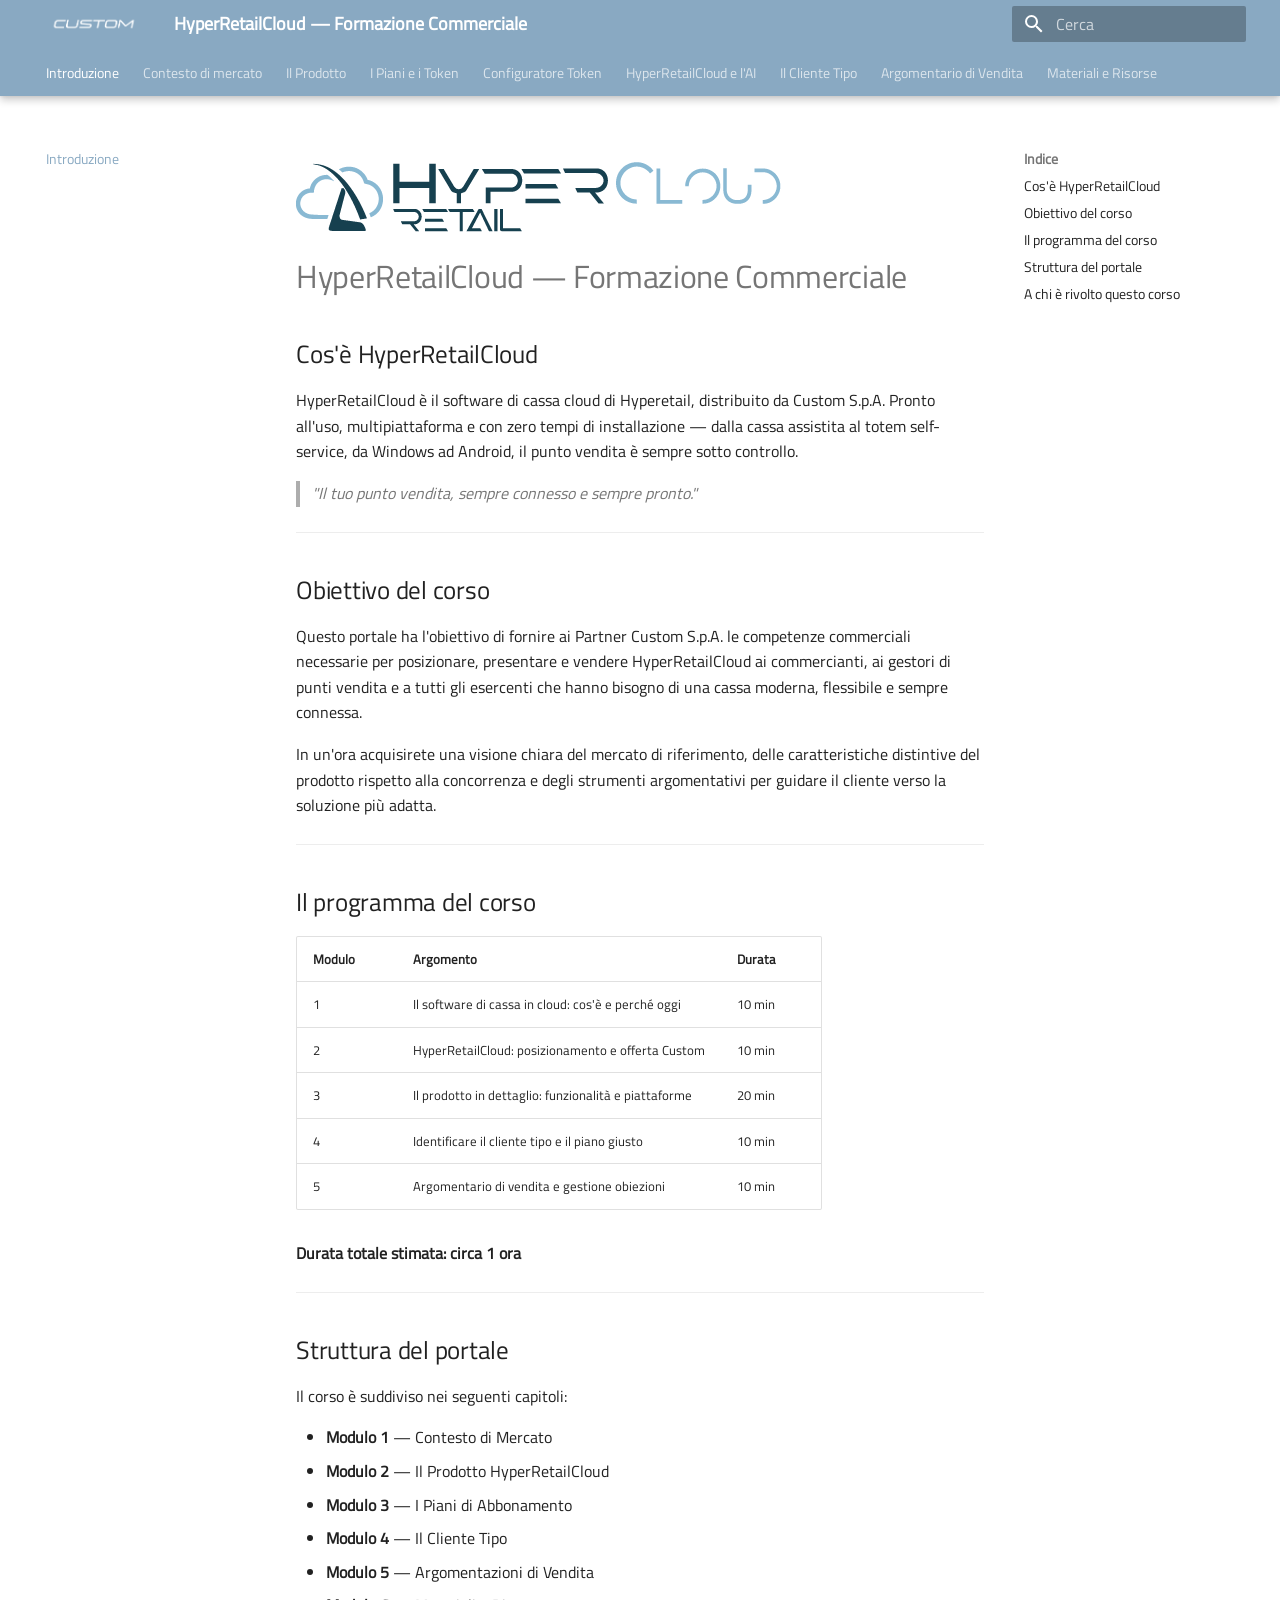
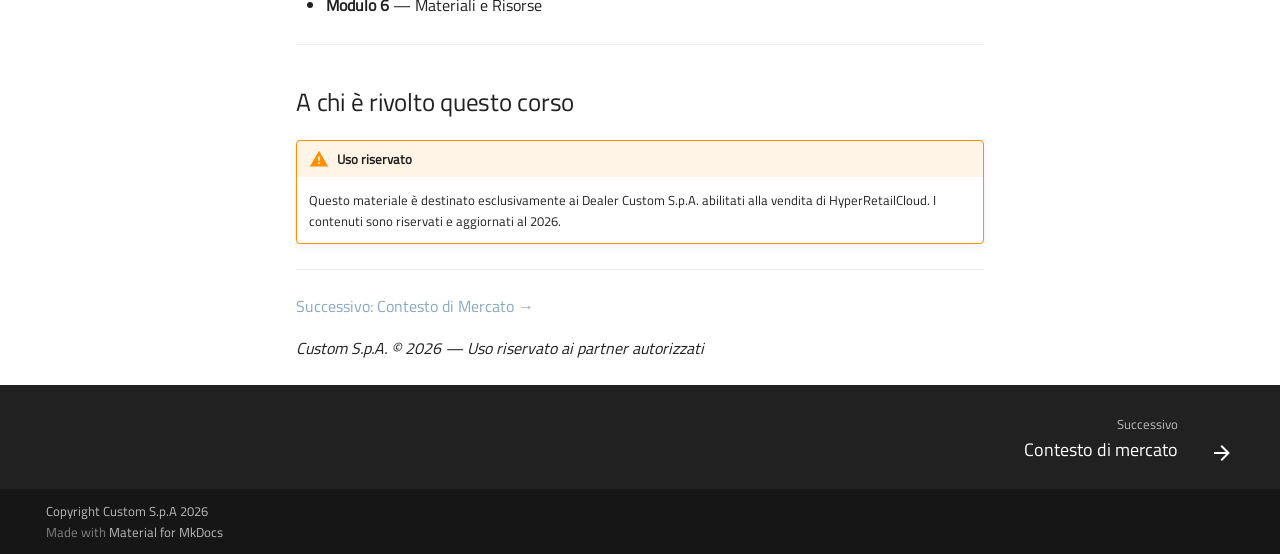
<file: introduzione/index.html>
<!doctype html>
<html lang="it" class="no-js">
  <head>
    
      <meta charset="utf-8">
      <meta name="viewport" content="width=device-width,initial-scale=1">
      
      
        <meta name="author" content="Custom S.p.A.">
      
      
        <link rel="canonical" href="https://ivanrobuschi-custom.github.io/hypercloud-corso-commercial/introduzione/">
      
      
      
        <link rel="next" href="../contesto_mercato/">
      
      
        
      
      
      <link rel="icon" href="../assets/icons/favicon.png">
      <meta name="generator" content="mkdocs-1.6.1, mkdocs-material-9.7.6">
    
    
      
        <title>Introduzione al corso HyperRetailCloud - HyperRetailCloud — Formazione Commerciale</title>
      
    
    
      <link rel="stylesheet" href="../assets/stylesheets/main.484c7ddc.min.css">
      
        
        <link rel="stylesheet" href="../assets/stylesheets/palette.ab4e12ef.min.css">
      
      


    
    
      
    
    
      
        
        
        <link rel="preconnect" href="https://fonts.gstatic.com" crossorigin>
        <link rel="stylesheet" href="https://fonts.googleapis.com/css?family=Roboto:300,300i,400,400i,700,700i%7CRoboto+Mono:400,400i,700,700i&display=fallback">
        <style>:root{--md-text-font:"Roboto";--md-code-font:"Roboto Mono"}</style>
      
    
    
      <link rel="stylesheet" href="../stylesheets/extra.css">
    
    <script>__md_scope=new URL("..",location),__md_hash=e=>[...e].reduce(((e,_)=>(e<<5)-e+_.charCodeAt(0)),0),__md_get=(e,_=localStorage,t=__md_scope)=>JSON.parse(_.getItem(t.pathname+"."+e)),__md_set=(e,_,t=localStorage,a=__md_scope)=>{try{t.setItem(a.pathname+"."+e,JSON.stringify(_))}catch(e){}}</script>
    
      

    
    
  </head>
  
  
    
    
    
    
    
    <body dir="ltr" data-md-color-scheme="default" data-md-color-primary="custom" data-md-color-accent="indigo">
  
    
    <input class="md-toggle" data-md-toggle="drawer" type="checkbox" id="__drawer" autocomplete="off">
    <input class="md-toggle" data-md-toggle="search" type="checkbox" id="__search" autocomplete="off">
    <label class="md-overlay" for="__drawer"></label>
    <div data-md-component="skip">
      
        
        <a href="#hyperretailcloud-formazione-commerciale" class="md-skip">
          Vai al contenuto
        </a>
      
    </div>
    <div data-md-component="announce">
      
    </div>
    
    
      

  

<header class="md-header md-header--shadow md-header--lifted" data-md-component="header">
  <nav class="md-header__inner md-grid" aria-label="Intestazione">
    <a href=".." title="HyperRetailCloud — Formazione Commerciale" class="md-header__button md-logo" aria-label="HyperRetailCloud — Formazione Commerciale" data-md-component="logo">
      
  <img src="../assets/icons/logo.png" alt="logo">

    </a>
    <label class="md-header__button md-icon" for="__drawer">
      
      <svg xmlns="http://www.w3.org/2000/svg" viewBox="0 0 24 24"><path d="M3 6h18v2H3zm0 5h18v2H3zm0 5h18v2H3z"/></svg>
    </label>
    <div class="md-header__title" data-md-component="header-title">
      <div class="md-header__ellipsis">
        <div class="md-header__topic">
          <span class="md-ellipsis">
            HyperRetailCloud — Formazione Commerciale
          </span>
        </div>
        <div class="md-header__topic" data-md-component="header-topic">
          <span class="md-ellipsis">
            
              Introduzione al corso HyperRetailCloud
            
          </span>
        </div>
      </div>
    </div>
    
      
    
    
    
    
      
      
        <label class="md-header__button md-icon" for="__search">
          
          <svg xmlns="http://www.w3.org/2000/svg" viewBox="0 0 24 24"><path d="M9.5 3A6.5 6.5 0 0 1 16 9.5c0 1.61-.59 3.09-1.56 4.23l.27.27h.79l5 5-1.5 1.5-5-5v-.79l-.27-.27A6.52 6.52 0 0 1 9.5 16 6.5 6.5 0 0 1 3 9.5 6.5 6.5 0 0 1 9.5 3m0 2C7 5 5 7 5 9.5S7 14 9.5 14 14 12 14 9.5 12 5 9.5 5"/></svg>
        </label>
        <div class="md-search" data-md-component="search" role="dialog">
  <label class="md-search__overlay" for="__search"></label>
  <div class="md-search__inner" role="search">
    <form class="md-search__form" name="search">
      <input type="text" class="md-search__input" name="query" aria-label="Cerca" placeholder="Cerca" autocapitalize="off" autocorrect="off" autocomplete="off" spellcheck="false" data-md-component="search-query" required>
      <label class="md-search__icon md-icon" for="__search">
        
        <svg xmlns="http://www.w3.org/2000/svg" viewBox="0 0 24 24"><path d="M9.5 3A6.5 6.5 0 0 1 16 9.5c0 1.61-.59 3.09-1.56 4.23l.27.27h.79l5 5-1.5 1.5-5-5v-.79l-.27-.27A6.52 6.52 0 0 1 9.5 16 6.5 6.5 0 0 1 3 9.5 6.5 6.5 0 0 1 9.5 3m0 2C7 5 5 7 5 9.5S7 14 9.5 14 14 12 14 9.5 12 5 9.5 5"/></svg>
        
        <svg xmlns="http://www.w3.org/2000/svg" viewBox="0 0 24 24"><path d="M20 11v2H8l5.5 5.5-1.42 1.42L4.16 12l7.92-7.92L13.5 5.5 8 11z"/></svg>
      </label>
      <nav class="md-search__options" aria-label="Cerca">
        
          <a href="javascript:void(0)" class="md-search__icon md-icon" title="Condividi" aria-label="Condividi" data-clipboard data-clipboard-text="" data-md-component="search-share" tabindex="-1">
            
            <svg xmlns="http://www.w3.org/2000/svg" viewBox="0 0 24 24"><path d="M18 16.08c-.76 0-1.44.3-1.96.77L8.91 12.7c.05-.23.09-.46.09-.7s-.04-.47-.09-.7l7.05-4.11c.54.5 1.25.81 2.04.81a3 3 0 0 0 3-3 3 3 0 0 0-3-3 3 3 0 0 0-3 3c0 .24.04.47.09.7L8.04 9.81C7.5 9.31 6.79 9 6 9a3 3 0 0 0-3 3 3 3 0 0 0 3 3c.79 0 1.5-.31 2.04-.81l7.12 4.15c-.05.21-.08.43-.08.66 0 1.61 1.31 2.91 2.92 2.91s2.92-1.3 2.92-2.91A2.92 2.92 0 0 0 18 16.08"/></svg>
          </a>
        
        <button type="reset" class="md-search__icon md-icon" title="Cancella" aria-label="Cancella" tabindex="-1">
          
          <svg xmlns="http://www.w3.org/2000/svg" viewBox="0 0 24 24"><path d="M19 6.41 17.59 5 12 10.59 6.41 5 5 6.41 10.59 12 5 17.59 6.41 19 12 13.41 17.59 19 19 17.59 13.41 12z"/></svg>
        </button>
      </nav>
      
        <div class="md-search__suggest" data-md-component="search-suggest"></div>
      
    </form>
    <div class="md-search__output">
      <div class="md-search__scrollwrap" tabindex="0" data-md-scrollfix>
        <div class="md-search-result" data-md-component="search-result">
          <div class="md-search-result__meta">
            Inizializza la ricerca
          </div>
          <ol class="md-search-result__list" role="presentation"></ol>
        </div>
      </div>
    </div>
  </div>
</div>
      
    
    
  </nav>
  
    
      
<nav class="md-tabs" aria-label="Tabs" data-md-component="tabs">
  <div class="md-grid">
    <ul class="md-tabs__list">
      
        
  
  
  
    
  
  
    <li class="md-tabs__item md-tabs__item--active">
      <a href="./" class="md-tabs__link">
        
  
  
    
  
  Introduzione

      </a>
    </li>
  

      
        
  
  
  
  
    <li class="md-tabs__item">
      <a href="../contesto_mercato/" class="md-tabs__link">
        
  
  
    
  
  Contesto di mercato

      </a>
    </li>
  

      
        
  
  
  
  
    <li class="md-tabs__item">
      <a href="../il_prodotto/" class="md-tabs__link">
        
  
  
    
  
  Il Prodotto

      </a>
    </li>
  

      
        
  
  
  
  
    <li class="md-tabs__item">
      <a href="../i_piani/" class="md-tabs__link">
        
  
  
    
  
  I Piani e i Token

      </a>
    </li>
  

      
        
  
  
  
  
    <li class="md-tabs__item">
      <a href="../configuratore/" class="md-tabs__link">
        
  
  
    
  
  Configuratore Token

      </a>
    </li>
  

      
        
  
  
  
  
    <li class="md-tabs__item">
      <a href="../ai/" class="md-tabs__link">
        
  
  
    
  
  HyperRetailCloud e l'AI

      </a>
    </li>
  

      
        
  
  
  
  
    <li class="md-tabs__item">
      <a href="../il_cliente_tipo/" class="md-tabs__link">
        
  
  
    
  
  Il Cliente Tipo

      </a>
    </li>
  

      
        
  
  
  
  
    <li class="md-tabs__item">
      <a href="../argomentazioni_di_vendita/" class="md-tabs__link">
        
  
  
    
  
  Argomentario di Vendita

      </a>
    </li>
  

      
        
  
  
  
  
    <li class="md-tabs__item">
      <a href="../risorse_e_materiali/" class="md-tabs__link">
        
  
  
    
  
  Materiali e Risorse

      </a>
    </li>
  

      
    </ul>
  </div>
</nav>
    
  
</header>
    
    <div class="md-container" data-md-component="container">
      
      
        
      
      <main class="md-main" data-md-component="main">
        <div class="md-main__inner md-grid">
          
            
              
              <div class="md-sidebar md-sidebar--primary" data-md-component="sidebar" data-md-type="navigation" >
                <div class="md-sidebar__scrollwrap">
                  <div class="md-sidebar__inner">
                    


  


<nav class="md-nav md-nav--primary md-nav--lifted" aria-label="Navigazione" data-md-level="0">
  <label class="md-nav__title" for="__drawer">
    <a href=".." title="HyperRetailCloud — Formazione Commerciale" class="md-nav__button md-logo" aria-label="HyperRetailCloud — Formazione Commerciale" data-md-component="logo">
      
  <img src="../assets/icons/logo.png" alt="logo">

    </a>
    HyperRetailCloud — Formazione Commerciale
  </label>
  
  <ul class="md-nav__list" data-md-scrollfix>
    
      
      
  
  
    
  
  
  
    <li class="md-nav__item md-nav__item--active">
      
      <input class="md-nav__toggle md-toggle" type="checkbox" id="__toc">
      
      
        
      
      
        <label class="md-nav__link md-nav__link--active" for="__toc">
          
  
  
  <span class="md-ellipsis">
    
  
    Introduzione
  

    
  </span>
  
  

          <span class="md-nav__icon md-icon"></span>
        </label>
      
      <a href="./" class="md-nav__link md-nav__link--active">
        
  
  
  <span class="md-ellipsis">
    
  
    Introduzione
  

    
  </span>
  
  

      </a>
      
        

<nav class="md-nav md-nav--secondary" aria-label="Indice">
  
  
  
    
  
  
    <label class="md-nav__title" for="__toc">
      <span class="md-nav__icon md-icon"></span>
      Indice
    </label>
    <ul class="md-nav__list" data-md-component="toc" data-md-scrollfix>
      
        <li class="md-nav__item">
  <a href="#cose-hyperretailcloud" class="md-nav__link">
    <span class="md-ellipsis">
      
        Cos'è HyperRetailCloud
      
    </span>
  </a>
  
</li>
      
        <li class="md-nav__item">
  <a href="#obiettivo-del-corso" class="md-nav__link">
    <span class="md-ellipsis">
      
        Obiettivo del corso
      
    </span>
  </a>
  
</li>
      
        <li class="md-nav__item">
  <a href="#il-programma-del-corso" class="md-nav__link">
    <span class="md-ellipsis">
      
        Il programma del corso
      
    </span>
  </a>
  
</li>
      
        <li class="md-nav__item">
  <a href="#struttura-del-portale" class="md-nav__link">
    <span class="md-ellipsis">
      
        Struttura del portale
      
    </span>
  </a>
  
</li>
      
        <li class="md-nav__item">
  <a href="#a-chi-e-rivolto-questo-corso" class="md-nav__link">
    <span class="md-ellipsis">
      
        A chi è rivolto questo corso
      
    </span>
  </a>
  
</li>
      
    </ul>
  
</nav>
      
    </li>
  

    
      
      
  
  
  
  
    <li class="md-nav__item">
      <a href="../contesto_mercato/" class="md-nav__link">
        
  
  
  <span class="md-ellipsis">
    
  
    Contesto di mercato
  

    
  </span>
  
  

      </a>
    </li>
  

    
      
      
  
  
  
  
    <li class="md-nav__item">
      <a href="../il_prodotto/" class="md-nav__link">
        
  
  
  <span class="md-ellipsis">
    
  
    Il Prodotto
  

    
  </span>
  
  

      </a>
    </li>
  

    
      
      
  
  
  
  
    <li class="md-nav__item">
      <a href="../i_piani/" class="md-nav__link">
        
  
  
  <span class="md-ellipsis">
    
  
    I Piani e i Token
  

    
  </span>
  
  

      </a>
    </li>
  

    
      
      
  
  
  
  
    <li class="md-nav__item">
      <a href="../configuratore/" class="md-nav__link">
        
  
  
  <span class="md-ellipsis">
    
  
    Configuratore Token
  

    
  </span>
  
  

      </a>
    </li>
  

    
      
      
  
  
  
  
    <li class="md-nav__item">
      <a href="../ai/" class="md-nav__link">
        
  
  
  <span class="md-ellipsis">
    
  
    HyperRetailCloud e l'AI
  

    
  </span>
  
  

      </a>
    </li>
  

    
      
      
  
  
  
  
    <li class="md-nav__item">
      <a href="../il_cliente_tipo/" class="md-nav__link">
        
  
  
  <span class="md-ellipsis">
    
  
    Il Cliente Tipo
  

    
  </span>
  
  

      </a>
    </li>
  

    
      
      
  
  
  
  
    <li class="md-nav__item">
      <a href="../argomentazioni_di_vendita/" class="md-nav__link">
        
  
  
  <span class="md-ellipsis">
    
  
    Argomentario di Vendita
  

    
  </span>
  
  

      </a>
    </li>
  

    
      
      
  
  
  
  
    <li class="md-nav__item">
      <a href="../risorse_e_materiali/" class="md-nav__link">
        
  
  
  <span class="md-ellipsis">
    
  
    Materiali e Risorse
  

    
  </span>
  
  

      </a>
    </li>
  

    
  </ul>
</nav>
                  </div>
                </div>
              </div>
            
            
              
              <div class="md-sidebar md-sidebar--secondary" data-md-component="sidebar" data-md-type="toc" >
                <div class="md-sidebar__scrollwrap">
                  <div class="md-sidebar__inner">
                    

<nav class="md-nav md-nav--secondary" aria-label="Indice">
  
  
  
    
  
  
    <label class="md-nav__title" for="__toc">
      <span class="md-nav__icon md-icon"></span>
      Indice
    </label>
    <ul class="md-nav__list" data-md-component="toc" data-md-scrollfix>
      
        <li class="md-nav__item">
  <a href="#cose-hyperretailcloud" class="md-nav__link">
    <span class="md-ellipsis">
      
        Cos'è HyperRetailCloud
      
    </span>
  </a>
  
</li>
      
        <li class="md-nav__item">
  <a href="#obiettivo-del-corso" class="md-nav__link">
    <span class="md-ellipsis">
      
        Obiettivo del corso
      
    </span>
  </a>
  
</li>
      
        <li class="md-nav__item">
  <a href="#il-programma-del-corso" class="md-nav__link">
    <span class="md-ellipsis">
      
        Il programma del corso
      
    </span>
  </a>
  
</li>
      
        <li class="md-nav__item">
  <a href="#struttura-del-portale" class="md-nav__link">
    <span class="md-ellipsis">
      
        Struttura del portale
      
    </span>
  </a>
  
</li>
      
        <li class="md-nav__item">
  <a href="#a-chi-e-rivolto-questo-corso" class="md-nav__link">
    <span class="md-ellipsis">
      
        A chi è rivolto questo corso
      
    </span>
  </a>
  
</li>
      
    </ul>
  
</nav>
                  </div>
                </div>
              </div>
            
          
          
            <div class="md-content" data-md-component="content">
              
                




              
              <article class="md-content__inner md-typeset">
                
                  



<p><img alt="" src="../assets/images/locoHyperC.png" /></p>
<h1 id="hyperretailcloud-formazione-commerciale">HyperRetailCloud — Formazione Commerciale</h1>
<h2 id="cose-hyperretailcloud">Cos'è HyperRetailCloud</h2>
<p>HyperRetailCloud è il software di cassa cloud di Hyperetail, distribuito da Custom S.p.A. Pronto all'uso, multipiattaforma e con zero tempi di installazione — dalla cassa assistita al totem self-service, da Windows ad Android, il punto vendita è sempre sotto controllo.</p>
<blockquote>
<p><em>"Il tuo punto vendita, sempre connesso e sempre pronto."</em></p>
</blockquote>
<hr />
<h2 id="obiettivo-del-corso">Obiettivo del corso</h2>
<p>Questo portale ha l'obiettivo di fornire ai Partner Custom S.p.A. le competenze commerciali necessarie per posizionare, presentare e vendere HyperRetailCloud ai commercianti, ai gestori di punti vendita e a tutti gli esercenti che hanno bisogno di una cassa moderna, flessibile e sempre connessa.</p>
<p>In un'ora acquisirete una visione chiara del mercato di riferimento, delle caratteristiche distintive del prodotto rispetto alla concorrenza e degli strumenti argomentativi per guidare il cliente verso la soluzione più adatta.</p>
<hr />
<h2 id="il-programma-del-corso">Il programma del corso</h2>
<table>
<thead>
<tr>
<th>Modulo</th>
<th>Argomento</th>
<th>Durata</th>
</tr>
</thead>
<tbody>
<tr>
<td>1</td>
<td>Il software di cassa in cloud: cos'è e perché oggi</td>
<td>10 min</td>
</tr>
<tr>
<td>2</td>
<td>HyperRetailCloud: posizionamento e offerta Custom</td>
<td>10 min</td>
</tr>
<tr>
<td>3</td>
<td>Il prodotto in dettaglio: funzionalità e piattaforme</td>
<td>20 min</td>
</tr>
<tr>
<td>4</td>
<td>Identificare il cliente tipo e il piano giusto</td>
<td>10 min</td>
</tr>
<tr>
<td>5</td>
<td>Argomentario di vendita e gestione obiezioni</td>
<td>10 min</td>
</tr>
</tbody>
</table>
<p><strong>Durata totale stimata: circa 1 ora</strong></p>
<hr />
<h2 id="struttura-del-portale">Struttura del portale</h2>
<p>Il corso è suddiviso nei seguenti capitoli:</p>
<ul>
<li><strong>Modulo 1</strong> — Contesto di Mercato</li>
<li><strong>Modulo 2</strong> — Il Prodotto HyperRetailCloud</li>
<li><strong>Modulo 3</strong> — I Piani di Abbonamento</li>
<li><strong>Modulo 4</strong> — Il Cliente Tipo</li>
<li><strong>Modulo 5</strong> — Argomentazioni di Vendita</li>
<li><strong>Modulo 6</strong> — Materiali e Risorse</li>
</ul>
<hr />
<h2 id="a-chi-e-rivolto-questo-corso">A chi è rivolto questo corso</h2>
<div class="admonition warning">
<p class="admonition-title">Uso riservato</p>
<p>Questo materiale è destinato esclusivamente ai Dealer Custom S.p.A. abilitati alla vendita di HyperRetailCloud. I contenuti sono riservati e aggiornati al 2026.</p>
</div>
<hr />
<p><a href="../contesto_mercato/">Successivo: Contesto di Mercato →</a></p>
<p><em>Custom S.p.A. © 2026 — Uso riservato ai partner autorizzati</em></p>







  
  






                
              </article>
            </div>
          
          
<script>var target=document.getElementById(location.hash.slice(1));target&&target.name&&(target.checked=target.name.startsWith("__tabbed_"))</script>
        </div>
        
          <button type="button" class="md-top md-icon" data-md-component="top" hidden>
  
  <svg xmlns="http://www.w3.org/2000/svg" viewBox="0 0 24 24"><path d="M13 20h-2V8l-5.5 5.5-1.42-1.42L12 4.16l7.92 7.92-1.42 1.42L13 8z"/></svg>
  Torna su
</button>
        
      </main>
      
        <footer class="md-footer">
  
    
      
      <nav class="md-footer__inner md-grid" aria-label="Piede" >
        
        
          
          <a href="../contesto_mercato/" class="md-footer__link md-footer__link--next" aria-label="Successivo: Contesto di mercato">
            <div class="md-footer__title">
              <span class="md-footer__direction">
                Successivo
              </span>
              <div class="md-ellipsis">
                Contesto di mercato
              </div>
            </div>
            <div class="md-footer__button md-icon">
              
              <svg xmlns="http://www.w3.org/2000/svg" viewBox="0 0 24 24"><path d="M4 11v2h12l-5.5 5.5 1.42 1.42L19.84 12l-7.92-7.92L10.5 5.5 16 11z"/></svg>
            </div>
          </a>
        
      </nav>
    
  
  <div class="md-footer-meta md-typeset">
    <div class="md-footer-meta__inner md-grid">
      <div class="md-copyright">
  
    <div class="md-copyright__highlight">
      Copyright Custom S.p.A 2026
    </div>
  
  
    Made with
    <a href="https://squidfunk.github.io/mkdocs-material/" target="_blank" rel="noopener">
      Material for MkDocs
    </a>
  
</div>
      
    </div>
  </div>
</footer>
      
    </div>
    <div class="md-dialog" data-md-component="dialog">
      <div class="md-dialog__inner md-typeset"></div>
    </div>
    
      <div class="md-progress" data-md-component="progress" role="progressbar"></div>
    
    
    
      
      
      <script id="__config" type="application/json">{"annotate": null, "base": "..", "features": ["navigation.instant", "navigation.instant.prefetch", "navigation.instant.preview", "navigation.instant.progress", "navigation.tracking", "navigation.tabs", "navigation.tabs.sticky", "navigation.path", "navigation.sections", "navigation.prune", "navigation.indexes", "navigation.top", "search.suggest", "search.highlight", "search.share", "navigation.footer"], "search": "../assets/javascripts/workers/search.2c215733.min.js", "tags": null, "translations": {"clipboard.copied": "Copiato", "clipboard.copy": "Copia", "search.result.more.one": "1 altro in questa pagina", "search.result.more.other": "# altri in questa pagina", "search.result.none": "Nessun documento trovato", "search.result.one": "1 documento trovato", "search.result.other": "# documenti trovati", "search.result.placeholder": "Scrivi per iniziare a cercare", "search.result.term.missing": "Non presente", "select.version": "Seleziona la versione"}, "version": null}</script>
    
    
      <script src="../assets/javascripts/bundle.79ae519e.min.js"></script>
      
    
  </body>
</html>
</file>
<file: stylesheets/extra.css>
/* 1. Font personalizzato */
@font-face {
  font-family: 'Titillium Web';
  src: url('../fonts/TitilliumWeb-Regular.ttf') format('truetype');
  font-weight: normal;
  font-style: normal;
  font-display: swap;
}

/* 2. Applicazione font e colori al tema Material */
:root {
  --md-text-font: 'Titillium Web', sans-serif;

  /* Colore primario header — HEX: #89A9C2 (Custom S.p.A.) */
  --md-primary-fg-color:        #89A9C2;
  --md-primary-fg-color--light: #A3BDD1;
  --md-primary-fg-color--dark:  #6B8FA8;

  /* Testo/icone sull'header (deve contrastare con #89A9C2) */
  --md-primary-bg-color:        #ffffff;
  --md-primary-bg-color--light: rgba(255, 255, 255, 0.7);

  /* Footer */
  --md-footer-bg-color:         #4A6F8A;
  --md-footer-bottom-bg-color:  #3A5A73;
  --md-footer-fg-color:         #ffffff;
  --md-footer-bottom-fg-color:  #ffffff;
}

/* 3. Fallback sicurezza */
body, h1, h2, h3, h4, h5, h6, input, button {
  font-family: 'Titillium Web', sans-serif;
}
</file>
<file: assets/stylesheets/main.484c7ddc.min.css>
@charset "UTF-8";html{-webkit-text-size-adjust:none;-moz-text-size-adjust:none;text-size-adjust:none;box-sizing:border-box}*,:after,:before{box-sizing:inherit}@media (prefers-reduced-motion){*,:after,:before{transition:none!important}}body{margin:0}a,button,input,label{-webkit-tap-highlight-color:transparent}a{color:inherit;text-decoration:none}hr{border:0;box-sizing:initial;display:block;height:.05rem;overflow:visible;padding:0}small{font-size:80%}sub,sup{line-height:1em}img{border-style:none}table{border-collapse:initial;border-spacing:0}td,th{font-weight:400;vertical-align:top}button{background:#0000;border:0;font-family:inherit;font-size:inherit;margin:0;padding:0}input{border:0;outline:none}:root{--md-primary-fg-color:#4051b5;--md-primary-fg-color--light:#5d6cc0;--md-primary-fg-color--dark:#303fa1;--md-primary-bg-color:#fff;--md-primary-bg-color--light:#ffffffb3;--md-accent-fg-color:#526cfe;--md-accent-fg-color--transparent:#526cfe1a;--md-accent-bg-color:#fff;--md-accent-bg-color--light:#ffffffb3}[data-md-color-scheme=default]{color-scheme:light}[data-md-color-scheme=default] img[src$="#gh-dark-mode-only"],[data-md-color-scheme=default] img[src$="#only-dark"]{display:none}:root,[data-md-color-scheme=default]{--md-hue:225deg;--md-default-fg-color:#000000de;--md-default-fg-color--light:#0000008a;--md-default-fg-color--lighter:#00000052;--md-default-fg-color--lightest:#00000012;--md-default-bg-color:#fff;--md-default-bg-color--light:#ffffffb3;--md-default-bg-color--lighter:#ffffff4d;--md-default-bg-color--lightest:#ffffff1f;--md-code-fg-color:#36464e;--md-code-bg-color:#f5f5f5;--md-code-bg-color--light:#f5f5f5b3;--md-code-bg-color--lighter:#f5f5f54d;--md-code-hl-color:#4287ff;--md-code-hl-color--light:#4287ff1a;--md-code-hl-number-color:#d52a2a;--md-code-hl-special-color:#db1457;--md-code-hl-function-color:#a846b9;--md-code-hl-constant-color:#6e59d9;--md-code-hl-keyword-color:#3f6ec6;--md-code-hl-string-color:#1c7d4d;--md-code-hl-name-color:var(--md-code-fg-color);--md-code-hl-operator-color:var(--md-default-fg-color--light);--md-code-hl-punctuation-color:var(--md-default-fg-color--light);--md-code-hl-comment-color:var(--md-default-fg-color--light);--md-code-hl-generic-color:var(--md-default-fg-color--light);--md-code-hl-variable-color:var(--md-default-fg-color--light);--md-typeset-color:var(--md-default-fg-color);--md-typeset-a-color:var(--md-primary-fg-color);--md-typeset-del-color:#f5503d26;--md-typeset-ins-color:#0bd57026;--md-typeset-kbd-color:#fafafa;--md-typeset-kbd-accent-color:#fff;--md-typeset-kbd-border-color:#b8b8b8;--md-typeset-mark-color:#ffff0080;--md-typeset-table-color:#0000001f;--md-typeset-table-color--light:rgba(0,0,0,.035);--md-admonition-fg-color:var(--md-default-fg-color);--md-admonition-bg-color:var(--md-default-bg-color);--md-warning-fg-color:#000000de;--md-warning-bg-color:#ff9;--md-footer-fg-color:#fff;--md-footer-fg-color--light:#ffffffb3;--md-footer-fg-color--lighter:#ffffff73;--md-footer-bg-color:#000000de;--md-footer-bg-color--dark:#00000052;--md-shadow-z1:0 0.2rem 0.5rem #0000000d,0 0 0.05rem #0000001a;--md-shadow-z2:0 0.2rem 0.5rem #0000001a,0 0 0.05rem #00000040;--md-shadow-z3:0 0.2rem 0.5rem #0003,0 0 0.05rem #00000059}.md-icon svg{fill:currentcolor;display:block;height:1.2rem;width:1.2rem}body{-webkit-font-smoothing:antialiased;-moz-osx-font-smoothing:grayscale;--md-text-font-family:var(--md-text-font,_),-apple-system,BlinkMacSystemFont,Helvetica,Arial,sans-serif;--md-code-font-family:var(--md-code-font,_),SFMono-Regular,Consolas,Menlo,monospace}aside,body,input{font-feature-settings:"kern","liga";color:var(--md-typeset-color);font-family:var(--md-text-font-family)}code,kbd,pre{font-feature-settings:"kern";font-family:var(--md-code-font-family)}:root{--md-typeset-table-sort-icon:url('data:image/svg+xml;charset=utf-8,<svg xmlns="http://www.w3.org/2000/svg" viewBox="0 0 24 24"><path d="m18 21-4-4h3V7h-3l4-4 4 4h-3v10h3M2 19v-2h10v2M2 13v-2h7v2M2 7V5h4v2z"/></svg>');--md-typeset-table-sort-icon--asc:url('data:image/svg+xml;charset=utf-8,<svg xmlns="http://www.w3.org/2000/svg" viewBox="0 0 24 24"><path d="M19 17h3l-4 4-4-4h3V3h2M2 17h10v2H2M6 5v2H2V5m0 6h7v2H2z"/></svg>');--md-typeset-table-sort-icon--desc:url('data:image/svg+xml;charset=utf-8,<svg xmlns="http://www.w3.org/2000/svg" viewBox="0 0 24 24"><path d="M19 7h3l-4-4-4 4h3v14h2M2 17h10v2H2M6 5v2H2V5m0 6h7v2H2z"/></svg>')}.md-typeset{-webkit-print-color-adjust:exact;color-adjust:exact;font-size:.8rem;line-height:1.6;overflow-wrap:break-word}@media print{.md-typeset{font-size:.68rem}}.md-typeset blockquote,.md-typeset dl,.md-typeset figure,.md-typeset ol,.md-typeset pre,.md-typeset ul{margin-bottom:1em;margin-top:1em}.md-typeset h1{color:var(--md-default-fg-color--light);font-size:2em;line-height:1.3;margin:0 0 1.25em}.md-typeset h1,.md-typeset h2{font-weight:300;letter-spacing:-.01em}.md-typeset h2{font-size:1.5625em;line-height:1.4;margin:1.6em 0 .64em}.md-typeset h3{font-size:1.25em;font-weight:400;letter-spacing:-.01em;line-height:1.5;margin:1.6em 0 .8em}.md-typeset h2+h3{margin-top:.8em}.md-typeset h4{font-weight:700;letter-spacing:-.01em;margin:1em 0}.md-typeset h5,.md-typeset h6{color:var(--md-default-fg-color--light);font-size:.8em;font-weight:700;letter-spacing:-.01em;margin:1.25em 0}.md-typeset h5{text-transform:uppercase}.md-typeset h5 code{text-transform:none}.md-typeset hr{border-bottom:.05rem solid var(--md-default-fg-color--lightest);display:flow-root;margin:1.5em 0}.md-typeset a{color:var(--md-typeset-a-color);word-break:break-word}.md-typeset a,.md-typeset a:before{transition:color 125ms}.md-typeset a:focus,.md-typeset a:hover{color:var(--md-accent-fg-color)}.md-typeset a:focus code,.md-typeset a:hover code{background-color:var(--md-accent-fg-color--transparent);color:var(--md-accent-fg-color)}.md-typeset a code{color:var(--md-typeset-a-color)}.md-typeset a.focus-visible{outline-color:var(--md-accent-fg-color);outline-offset:.2rem}.md-typeset code,.md-typeset kbd,.md-typeset pre{color:var(--md-code-fg-color);direction:ltr;font-variant-ligatures:none;transition:background-color 125ms}@media print{.md-typeset code,.md-typeset kbd,.md-typeset pre{white-space:pre-wrap}}.md-typeset code{background-color:var(--md-code-bg-color);border-radius:.1rem;-webkit-box-decoration-break:clone;box-decoration-break:clone;font-size:.85em;padding:0 .2941176471em;transition:color 125ms,background-color 125ms;word-break:break-word}.md-typeset code:not(.focus-visible){-webkit-tap-highlight-color:transparent;outline:none}.md-typeset pre{display:flow-root;line-height:1.4;position:relative}.md-typeset pre>code{-webkit-box-decoration-break:slice;box-decoration-break:slice;box-shadow:none;display:block;margin:0;outline-color:var(--md-accent-fg-color);overflow:auto;padding:.7720588235em 1.1764705882em;scrollbar-color:var(--md-default-fg-color--lighter) #0000;scrollbar-width:thin;touch-action:auto;word-break:normal}.md-typeset pre>code:hover{scrollbar-color:var(--md-accent-fg-color) #0000}.md-typeset pre>code::-webkit-scrollbar{height:.2rem;width:.2rem}.md-typeset pre>code::-webkit-scrollbar-thumb{background-color:var(--md-default-fg-color--lighter)}.md-typeset pre>code::-webkit-scrollbar-thumb:hover{background-color:var(--md-accent-fg-color)}.md-typeset kbd{background-color:var(--md-typeset-kbd-color);border-radius:.1rem;box-shadow:0 .1rem 0 .05rem var(--md-typeset-kbd-border-color),0 .1rem 0 var(--md-typeset-kbd-border-color),0 -.1rem .2rem var(--md-typeset-kbd-accent-color) inset;color:var(--md-default-fg-color);display:inline-block;font-size:.75em;padding:0 .6666666667em;vertical-align:text-top;word-break:break-word}.md-typeset mark{background-color:var(--md-typeset-mark-color);-webkit-box-decoration-break:clone;box-decoration-break:clone;color:inherit;word-break:break-word}.md-typeset abbr{cursor:help;text-decoration:none}.md-typeset [data-preview],.md-typeset abbr{border-bottom:.05rem dotted var(--md-default-fg-color--light)}.md-typeset small{opacity:.75}[dir=ltr] .md-typeset sub,[dir=ltr] .md-typeset sup{margin-left:.078125em}[dir=rtl] .md-typeset sub,[dir=rtl] .md-typeset sup{margin-right:.078125em}[dir=ltr] .md-typeset blockquote{padding-left:.6rem}[dir=rtl] .md-typeset blockquote{padding-right:.6rem}[dir=ltr] .md-typeset blockquote{border-left:.2rem solid var(--md-default-fg-color--lighter)}[dir=rtl] .md-typeset blockquote{border-right:.2rem solid var(--md-default-fg-color--lighter)}.md-typeset blockquote{color:var(--md-default-fg-color--light);margin-left:0;margin-right:0}.md-typeset ul{list-style-type:disc}.md-typeset ul[type]{list-style-type:revert-layer}[dir=ltr] .md-typeset ol,[dir=ltr] .md-typeset ul{margin-left:.625em}[dir=rtl] .md-typeset ol,[dir=rtl] .md-typeset ul{margin-right:.625em}.md-typeset ol,.md-typeset ul{padding:0}.md-typeset ol:not([hidden]),.md-typeset ul:not([hidden]){display:flow-root}.md-typeset ol ol,.md-typeset ul ol{list-style-type:lower-alpha}.md-typeset ol ol ol,.md-typeset ul ol ol{list-style-type:lower-roman}.md-typeset ol ol ol ol,.md-typeset ul ol ol ol{list-style-type:upper-alpha}.md-typeset ol ol ol ol ol,.md-typeset ul ol ol ol ol{list-style-type:upper-roman}.md-typeset ol[type],.md-typeset ul[type]{list-style-type:revert-layer}[dir=ltr] .md-typeset ol li,[dir=ltr] .md-typeset ul li{margin-left:1.25em}[dir=rtl] .md-typeset ol li,[dir=rtl] .md-typeset ul li{margin-right:1.25em}.md-typeset ol li,.md-typeset ul li{margin-bottom:.5em}.md-typeset ol li blockquote,.md-typeset ol li p,.md-typeset ul li blockquote,.md-typeset ul li p{margin:.5em 0}.md-typeset ol li:last-child,.md-typeset ul li:last-child{margin-bottom:0}[dir=ltr] .md-typeset ol li ol,[dir=ltr] .md-typeset ol li ul,[dir=ltr] .md-typeset ul li ol,[dir=ltr] .md-typeset ul li ul{margin-left:.625em}[dir=rtl] .md-typeset ol li ol,[dir=rtl] .md-typeset ol li ul,[dir=rtl] .md-typeset ul li ol,[dir=rtl] .md-typeset ul li ul{margin-right:.625em}.md-typeset ol li ol,.md-typeset ol li ul,.md-typeset ul li ol,.md-typeset ul li ul{margin-bottom:.5em;margin-top:.5em}[dir=ltr] .md-typeset dd{margin-left:1.875em}[dir=rtl] .md-typeset dd{margin-right:1.875em}.md-typeset dd{margin-bottom:1.5em;margin-top:1em}.md-typeset img,.md-typeset svg,.md-typeset video{height:auto;max-width:100%}.md-typeset img[align=left]{margin:1em 1em 1em 0}.md-typeset img[align=right]{margin:1em 0 1em 1em}.md-typeset img[align]:only-child{margin-top:0}.md-typeset figure{display:flow-root;margin:1em auto;max-width:100%;text-align:center;width:fit-content}.md-typeset figure img{display:block;margin:0 auto}.md-typeset figcaption{font-style:italic;margin:1em auto;max-width:24rem}.md-typeset iframe{max-width:100%}.md-typeset table:not([class]){background-color:var(--md-default-bg-color);border:.05rem solid var(--md-typeset-table-color);border-radius:.1rem;display:inline-block;font-size:.64rem;max-width:100%;overflow:auto;touch-action:auto}@media print{.md-typeset table:not([class]){display:table}}.md-typeset table:not([class])+*{margin-top:1.5em}.md-typeset table:not([class]) td>:first-child,.md-typeset table:not([class]) th>:first-child{margin-top:0}.md-typeset table:not([class]) td>:last-child,.md-typeset table:not([class]) th>:last-child{margin-bottom:0}.md-typeset table:not([class]) td:not([align]),.md-typeset table:not([class]) th:not([align]){text-align:left}[dir=rtl] .md-typeset table:not([class]) td:not([align]),[dir=rtl] .md-typeset table:not([class]) th:not([align]){text-align:right}.md-typeset table:not([class]) th{font-weight:700;min-width:5rem;padding:.9375em 1.25em;vertical-align:top}.md-typeset table:not([class]) td{border-top:.05rem solid var(--md-typeset-table-color);padding:.9375em 1.25em;vertical-align:top}.md-typeset table:not([class]) tbody tr{transition:background-color 125ms}.md-typeset table:not([class]) tbody tr:hover{background-color:var(--md-typeset-table-color--light);box-shadow:0 .05rem 0 var(--md-default-bg-color) inset}.md-typeset table:not([class]) a{word-break:normal}.md-typeset table th[role=columnheader]{cursor:pointer}[dir=ltr] .md-typeset table th[role=columnheader]:after{margin-left:.5em}[dir=rtl] .md-typeset table th[role=columnheader]:after{margin-right:.5em}.md-typeset table th[role=columnheader]:after{content:"";display:inline-block;height:1.2em;-webkit-mask-image:var(--md-typeset-table-sort-icon);mask-image:var(--md-typeset-table-sort-icon);-webkit-mask-repeat:no-repeat;mask-repeat:no-repeat;-webkit-mask-size:contain;mask-size:contain;transition:background-color 125ms;vertical-align:text-bottom;width:1.2em}.md-typeset table th[role=columnheader]:hover:after{background-color:var(--md-default-fg-color--lighter)}.md-typeset table th[role=columnheader][aria-sort=ascending]:after{background-color:var(--md-default-fg-color--light);-webkit-mask-image:var(--md-typeset-table-sort-icon--asc);mask-image:var(--md-typeset-table-sort-icon--asc)}.md-typeset table th[role=columnheader][aria-sort=descending]:after{background-color:var(--md-default-fg-color--light);-webkit-mask-image:var(--md-typeset-table-sort-icon--desc);mask-image:var(--md-typeset-table-sort-icon--desc)}.md-typeset__scrollwrap{margin:1em -.8rem;overflow-x:auto;touch-action:auto}.md-typeset__table{display:inline-block;margin-bottom:.5em;padding:0 .8rem}@media print{.md-typeset__table{display:block}}html .md-typeset__table table{display:table;margin:0;overflow:hidden;width:100%}@media screen and (max-width:44.984375em){.md-content__inner>pre{margin:1em -.8rem}.md-content__inner>pre code{border-radius:0}}.md-typeset .md-author{border-radius:100%;display:block;flex-shrink:0;height:1.6rem;overflow:hidden;position:relative;transition:color 125ms,transform 125ms;width:1.6rem}.md-typeset .md-author img{display:block}.md-typeset .md-author--more{background:var(--md-default-fg-color--lightest);color:var(--md-default-fg-color--lighter);font-size:.6rem;font-weight:700;line-height:1.6rem;text-align:center}.md-typeset .md-author--long{height:2.4rem;width:2.4rem}.md-typeset a.md-author{transform:scale(1)}.md-typeset a.md-author img{border-radius:100%;filter:grayscale(100%) opacity(75%);transition:filter 125ms}.md-typeset a.md-author:focus,.md-typeset a.md-author:hover{transform:scale(1.1);z-index:1}.md-typeset a.md-author:focus img,.md-typeset a.md-author:hover img{filter:grayscale(0)}.md-banner{background-color:var(--md-footer-bg-color);color:var(--md-footer-fg-color);overflow:auto}@media print{.md-banner{display:none}}.md-banner--warning{background-color:var(--md-warning-bg-color);color:var(--md-warning-fg-color)}.md-banner__inner{font-size:.7rem;margin:.6rem auto;padding:0 .8rem}[dir=ltr] .md-banner__button{float:right}[dir=rtl] .md-banner__button{float:left}.md-banner__button{color:inherit;cursor:pointer;transition:opacity .25s}.no-js .md-banner__button{display:none}.md-banner__button:hover{opacity:.7}html{font-size:125%;height:100%;overflow-x:hidden}@media screen and (min-width:100em){html{font-size:137.5%}}@media screen and (min-width:125em){html{font-size:150%}}body{background-color:var(--md-default-bg-color);display:flex;flex-direction:column;font-size:.5rem;min-height:100%;position:relative;width:100%}@media print{body{display:block}}@media screen and (max-width:59.984375em){body[data-md-scrolllock]{position:fixed}}.md-grid{margin-left:auto;margin-right:auto;max-width:61rem}.md-container{display:flex;flex-direction:column;flex-grow:1}@media print{.md-container{display:block}}.md-main{flex-grow:1}.md-main__inner{display:flex;height:100%;margin-top:1.5rem}.md-ellipsis{overflow:hidden;text-overflow:ellipsis}.md-toggle{display:none}.md-option{height:0;opacity:0;position:absolute;width:0}.md-option:checked+label:not([hidden]){display:block}.md-option.focus-visible+label{outline-color:var(--md-accent-fg-color);outline-style:auto}.md-skip{background-color:var(--md-default-fg-color);border-radius:.1rem;color:var(--md-default-bg-color);font-size:.64rem;margin:.5rem;opacity:0;outline-color:var(--md-accent-fg-color);padding:.3rem .5rem;position:fixed;transform:translateY(.4rem);z-index:-1}.md-skip:focus{opacity:1;transform:translateY(0);transition:transform .25s cubic-bezier(.4,0,.2,1),opacity 175ms 75ms;z-index:10}@page{margin:25mm}:root{--md-clipboard-icon:url('data:image/svg+xml;charset=utf-8,<svg xmlns="http://www.w3.org/2000/svg" viewBox="0 0 24 24"><path d="M19 21H8V7h11m0-2H8a2 2 0 0 0-2 2v14a2 2 0 0 0 2 2h11a2 2 0 0 0 2-2V7a2 2 0 0 0-2-2m-3-4H4a2 2 0 0 0-2 2v14h2V3h12z"/></svg>')}.md-clipboard{border-radius:.1rem;color:var(--md-default-fg-color--lightest);cursor:pointer;height:1.5em;outline-color:var(--md-accent-fg-color);outline-offset:.1rem;transition:color .25s;width:1.5em;z-index:1}@media print{.md-clipboard{display:none}}.md-clipboard:not(.focus-visible){-webkit-tap-highlight-color:transparent;outline:none}:hover>.md-clipboard{color:var(--md-default-fg-color--light)}.md-clipboard:focus,.md-clipboard:hover{color:var(--md-accent-fg-color)}.md-clipboard:after{background-color:currentcolor;content:"";display:block;height:1.125em;margin:0 auto;-webkit-mask-image:var(--md-clipboard-icon);mask-image:var(--md-clipboard-icon);-webkit-mask-position:center;mask-position:center;-webkit-mask-repeat:no-repeat;mask-repeat:no-repeat;-webkit-mask-size:contain;mask-size:contain;width:1.125em}.md-clipboard--inline{cursor:pointer}.md-clipboard--inline code{transition:color .25s,background-color .25s}.md-clipboard--inline:focus code,.md-clipboard--inline:hover code{background-color:var(--md-accent-fg-color--transparent);color:var(--md-accent-fg-color)}:root{--md-code-select-icon:url('data:image/svg+xml;charset=utf-8,<svg xmlns="http://www.w3.org/2000/svg" viewBox="0 0 24 24"><path d="M19 19h-4v2h4c1.1 0 2-.9 2-2v-4h-2m0-12h-4v2h4v4h2V5c0-1.1-.9-2-2-2M5 5h4V3H5c-1.1 0-2 .9-2 2v4h2m0 6H3v4c0 1.1.9 2 2 2h4v-2H5zm2-4h2v2H7zm4 0h2v2h-2zm4 0h2v2h-2zM7 7h2v2H7zm4 0h2v2h-2zm4 0h2v2h-2zm-8 8h2v2H7zm4 0h2v2h-2zm4 0h2v2h-2z"/></svg>');--md-code-copy-icon:url('data:image/svg+xml;charset=utf-8,<svg xmlns="http://www.w3.org/2000/svg" viewBox="0 0 24 24"><path d="M19 21H8V7h11m0-2H8a2 2 0 0 0-2 2v14a2 2 0 0 0 2 2h11a2 2 0 0 0 2-2V7a2 2 0 0 0-2-2m-3-4H4a2 2 0 0 0-2 2v14h2V3h12z"/></svg>')}.md-typeset .md-code__content{display:grid}.md-code__nav{background-color:var(--md-code-bg-color--lighter);border-radius:.1rem;display:flex;gap:.2rem;padding:.2rem;position:absolute;right:.25em;top:.25em;transition:background-color .25s;z-index:1}:hover>.md-code__nav{background-color:var(--md-code-bg-color--light)}.md-code__button{color:var(--md-default-fg-color--lightest);cursor:pointer;display:block;height:1.5em;outline-color:var(--md-accent-fg-color);outline-offset:.1rem;transition:color .25s;width:1.5em}:hover>*>.md-code__button{color:var(--md-default-fg-color--light)}.md-code__button.focus-visible,.md-code__button:hover{color:var(--md-accent-fg-color)}.md-code__button--active{color:var(--md-default-fg-color)!important}.md-code__button:after{background-color:currentcolor;content:"";display:block;height:1.125em;margin:0 auto;-webkit-mask-position:center;mask-position:center;-webkit-mask-repeat:no-repeat;mask-repeat:no-repeat;-webkit-mask-size:contain;mask-size:contain;width:1.125em}.md-code__button[data-md-type=select]:after{-webkit-mask-image:var(--md-code-select-icon);mask-image:var(--md-code-select-icon)}.md-code__button[data-md-type=copy]:after{-webkit-mask-image:var(--md-code-copy-icon);mask-image:var(--md-code-copy-icon)}@keyframes consent{0%{opacity:0;transform:translateY(100%)}to{opacity:1;transform:translateY(0)}}@keyframes overlay{0%{opacity:0}to{opacity:1}}.md-consent__overlay{animation:overlay .25s both;-webkit-backdrop-filter:blur(.1rem);backdrop-filter:blur(.1rem);background-color:#0000008a;height:100%;opacity:1;position:fixed;top:0;width:100%;z-index:5}.md-consent__inner{animation:consent .5s cubic-bezier(.1,.7,.1,1) both;background-color:var(--md-default-bg-color);border:0;border-radius:.1rem;bottom:0;box-shadow:0 0 .2rem #0000001a,0 .2rem .4rem #0003;max-height:100%;overflow:auto;padding:0;position:fixed;width:100%;z-index:5}.md-consent__form{padding:.8rem}.md-consent__settings{display:none;margin:1em 0}input:checked+.md-consent__settings{display:block}.md-consent__controls{margin-bottom:.8rem}.md-typeset .md-consent__controls .md-button{display:inline}@media screen and (max-width:44.984375em){.md-typeset .md-consent__controls .md-button{display:block;margin-top:.4rem;text-align:center;width:100%}}.md-consent label{cursor:pointer}.md-content{flex-grow:1;min-width:0}.md-content__inner{margin:0 .8rem 1.2rem;padding-top:.6rem}@media screen and (min-width:76.25em){[dir=ltr] .md-sidebar--primary:not([hidden])~.md-content>.md-content__inner{margin-left:1.2rem}[dir=ltr] .md-sidebar--secondary:not([hidden])~.md-content>.md-content__inner,[dir=rtl] .md-sidebar--primary:not([hidden])~.md-content>.md-content__inner{margin-right:1.2rem}[dir=rtl] .md-sidebar--secondary:not([hidden])~.md-content>.md-content__inner{margin-left:1.2rem}}.md-content__inner:before{content:"";display:block;height:.4rem}.md-content__inner>:last-child{margin-bottom:0}[dir=ltr] .md-content__button{float:right}[dir=rtl] .md-content__button{float:left}[dir=ltr] .md-content__button{margin-left:.4rem}[dir=rtl] .md-content__button{margin-right:.4rem}.md-content__button{margin:.4rem 0;padding:0}@media print{.md-content__button{display:none}}.md-typeset .md-content__button{color:var(--md-default-fg-color--lighter)}.md-content__button svg{display:inline;vertical-align:top}[dir=rtl] .md-content__button svg{transform:scaleX(-1)}[dir=ltr] .md-dialog{right:.8rem}[dir=rtl] .md-dialog{left:.8rem}.md-dialog{background-color:var(--md-default-fg-color);border-radius:.1rem;bottom:.8rem;box-shadow:var(--md-shadow-z3);min-width:11.1rem;opacity:0;padding:.4rem .6rem;pointer-events:none;position:fixed;transform:translateY(100%);transition:transform 0ms .4s,opacity .4s;z-index:4}@media print{.md-dialog{display:none}}.md-dialog--active{opacity:1;pointer-events:auto;transform:translateY(0);transition:transform .4s cubic-bezier(.075,.85,.175,1),opacity .4s}.md-dialog__inner{color:var(--md-default-bg-color);font-size:.7rem}.md-feedback{margin:2em 0 1em;text-align:center}.md-feedback fieldset{border:none;margin:0;padding:0}.md-feedback__title{font-weight:700;margin:1em auto}.md-feedback__inner{position:relative}.md-feedback__list{display:flex;flex-wrap:wrap;place-content:baseline center;position:relative}.md-feedback__list:hover .md-icon:not(:disabled){color:var(--md-default-fg-color--lighter)}:disabled .md-feedback__list{min-height:1.8rem}.md-feedback__icon{color:var(--md-default-fg-color--light);cursor:pointer;flex-shrink:0;margin:0 .1rem;transition:color 125ms}.md-feedback__icon:not(:disabled).md-icon:hover{color:var(--md-accent-fg-color)}.md-feedback__icon:disabled{color:var(--md-default-fg-color--lightest);pointer-events:none}.md-feedback__note{opacity:0;position:relative;transform:translateY(.4rem);transition:transform .4s cubic-bezier(.1,.7,.1,1),opacity .15s}.md-feedback__note>*{margin:0 auto;max-width:16rem}:disabled .md-feedback__note{opacity:1;transform:translateY(0)}@media print{.md-feedback{display:none}}.md-footer{background-color:var(--md-footer-bg-color);color:var(--md-footer-fg-color)}@media print{.md-footer{display:none}}.md-footer__inner{justify-content:space-between;overflow:auto;padding:.2rem}.md-footer__inner:not([hidden]){display:flex}.md-footer__link{align-items:end;display:flex;flex-grow:0.01;margin-bottom:.4rem;margin-top:1rem;max-width:100%;outline-color:var(--md-accent-fg-color);overflow:hidden;transition:opacity .25s}.md-footer__link:focus,.md-footer__link:hover{opacity:.7}[dir=rtl] .md-footer__link svg{transform:scaleX(-1)}@media screen and (max-width:44.984375em){.md-footer__link--prev{flex-shrink:0}.md-footer__link--prev .md-footer__title{display:none}}[dir=ltr] .md-footer__link--next{margin-left:auto}[dir=rtl] .md-footer__link--next{margin-right:auto}.md-footer__link--next{text-align:right}[dir=rtl] .md-footer__link--next{text-align:left}.md-footer__title{flex-grow:1;font-size:.9rem;margin-bottom:.7rem;max-width:calc(100% - 2.4rem);padding:0 1rem;white-space:nowrap}.md-footer__button{margin:.2rem;padding:.4rem}.md-footer__direction{font-size:.64rem;opacity:.7}.md-footer-meta{background-color:var(--md-footer-bg-color--dark)}.md-footer-meta__inner{display:flex;flex-wrap:wrap;justify-content:space-between;padding:.2rem}html .md-footer-meta.md-typeset a{color:var(--md-footer-fg-color--light)}html .md-footer-meta.md-typeset a:focus,html .md-footer-meta.md-typeset a:hover{color:var(--md-footer-fg-color)}.md-copyright{color:var(--md-footer-fg-color--lighter);font-size:.64rem;margin:auto .6rem;padding:.4rem 0;width:100%}@media screen and (min-width:45em){.md-copyright{width:auto}}.md-copyright__highlight{color:var(--md-footer-fg-color--light)}.md-social{display:inline-flex;gap:.2rem;margin:0 .4rem;padding:.2rem 0 .6rem}@media screen and (min-width:45em){.md-social{padding:.6rem 0}}.md-social__link{display:inline-block;height:1.6rem;text-align:center;width:1.6rem}.md-social__link:before{line-height:1.9}.md-social__link svg{fill:currentcolor;max-height:.8rem;vertical-align:-25%}.md-typeset .md-button{border:.1rem solid;border-radius:.1rem;color:var(--md-primary-fg-color);cursor:pointer;display:inline-block;font-weight:700;padding:.625em 2em;transition:color 125ms,background-color 125ms,border-color 125ms}.md-typeset .md-button--primary{background-color:var(--md-primary-fg-color);border-color:var(--md-primary-fg-color);color:var(--md-primary-bg-color)}.md-typeset .md-button:focus,.md-typeset .md-button:hover{background-color:var(--md-accent-fg-color);border-color:var(--md-accent-fg-color);color:var(--md-accent-bg-color)}[dir=ltr] .md-typeset .md-input{border-top-left-radius:.1rem}[dir=ltr] .md-typeset .md-input,[dir=rtl] .md-typeset .md-input{border-top-right-radius:.1rem}[dir=rtl] .md-typeset .md-input{border-top-left-radius:.1rem}.md-typeset .md-input{border-bottom:.1rem solid var(--md-default-fg-color--lighter);box-shadow:var(--md-shadow-z1);font-size:.8rem;height:1.8rem;padding:0 .6rem;transition:border .25s,box-shadow .25s}.md-typeset .md-input:focus,.md-typeset .md-input:hover{border-bottom-color:var(--md-accent-fg-color);box-shadow:var(--md-shadow-z2)}.md-typeset .md-input--stretch{width:100%}.md-header{background-color:var(--md-primary-fg-color);box-shadow:0 0 .2rem #0000,0 .2rem .4rem #0000;color:var(--md-primary-bg-color);display:block;left:0;position:sticky;right:0;top:0;z-index:4}@media print{.md-header{display:none}}.md-header[hidden]{transform:translateY(-100%);transition:transform .25s cubic-bezier(.8,0,.6,1),box-shadow .25s}.md-header--shadow{box-shadow:0 0 .2rem #0000001a,0 .2rem .4rem #0003;transition:transform .25s cubic-bezier(.1,.7,.1,1),box-shadow .25s}.md-header__inner{align-items:center;display:flex;padding:0 .2rem}.md-header__button{color:currentcolor;cursor:pointer;margin:.2rem;outline-color:var(--md-accent-fg-color);padding:.4rem;position:relative;transition:opacity .25s;vertical-align:middle;z-index:1}.md-header__button:hover{opacity:.7}.md-header__button:not([hidden]){display:inline-block}.md-header__button:not(.focus-visible){-webkit-tap-highlight-color:transparent;outline:none}.md-header__button.md-logo{margin:.2rem;padding:.4rem}@media screen and (max-width:76.234375em){.md-header__button.md-logo{display:none}}.md-header__button.md-logo img,.md-header__button.md-logo svg{fill:currentcolor;display:block;height:1.2rem;width:auto}@media screen and (min-width:60em){.md-header__button[for=__search]{display:none}}.no-js .md-header__button[for=__search]{display:none}[dir=rtl] .md-header__button[for=__search] svg{transform:scaleX(-1)}@media screen and (min-width:76.25em){.md-header__button[for=__drawer]{display:none}}.md-header__topic{display:flex;max-width:100%;position:absolute;transition:transform .4s cubic-bezier(.1,.7,.1,1),opacity .15s;white-space:nowrap}.md-header__topic+.md-header__topic{opacity:0;pointer-events:none;transform:translateX(1.25rem);transition:transform .4s cubic-bezier(1,.7,.1,.1),opacity .15s;z-index:-1}[dir=rtl] .md-header__topic+.md-header__topic{transform:translateX(-1.25rem)}.md-header__topic:first-child{font-weight:700}[dir=ltr] .md-header__title{margin-left:1rem;margin-right:.4rem}[dir=rtl] .md-header__title{margin-left:.4rem;margin-right:1rem}.md-header__title{flex-grow:1;font-size:.9rem;height:2.4rem;line-height:2.4rem}.md-header__title--active .md-header__topic{opacity:0;pointer-events:none;transform:translateX(-1.25rem);transition:transform .4s cubic-bezier(1,.7,.1,.1),opacity .15s;z-index:-1}[dir=rtl] .md-header__title--active .md-header__topic{transform:translateX(1.25rem)}.md-header__title--active .md-header__topic+.md-header__topic{opacity:1;pointer-events:auto;transform:translateX(0);transition:transform .4s cubic-bezier(.1,.7,.1,1),opacity .15s;z-index:0}.md-header__title>.md-header__ellipsis{height:100%;position:relative;width:100%}.md-header__option{display:flex;flex-shrink:0;max-width:100%;transition:max-width 0ms .25s,opacity .25s .25s;white-space:nowrap}[data-md-toggle=search]:checked~.md-header .md-header__option{max-width:0;opacity:0;transition:max-width 0ms,opacity 0ms}.md-header__option>input{bottom:0}.md-header__source{display:none}@media screen and (min-width:60em){[dir=ltr] .md-header__source{margin-left:1rem}[dir=rtl] .md-header__source{margin-right:1rem}.md-header__source{display:block;max-width:11.7rem;width:11.7rem}}@media screen and (min-width:76.25em){[dir=ltr] .md-header__source{margin-left:1.4rem}[dir=rtl] .md-header__source{margin-right:1.4rem}}.md-meta{color:var(--md-default-fg-color--light);font-size:.7rem;line-height:1.3}.md-meta__list{display:inline-flex;flex-wrap:wrap;list-style:none;margin:0;padding:0}.md-meta__item:not(:last-child):after{content:"·";margin-left:.2rem;margin-right:.2rem}.md-meta__link{color:var(--md-typeset-a-color)}.md-meta__link:focus,.md-meta__link:hover{color:var(--md-accent-fg-color)}.md-draft{background-color:#ff1744;border-radius:.125em;color:#fff;display:inline-block;font-weight:700;padding-left:.5714285714em;padding-right:.5714285714em}:root{--md-nav-icon--prev:url('data:image/svg+xml;charset=utf-8,<svg xmlns="http://www.w3.org/2000/svg" viewBox="0 0 24 24"><path d="M20 11v2H8l5.5 5.5-1.42 1.42L4.16 12l7.92-7.92L13.5 5.5 8 11z"/></svg>');--md-nav-icon--next:url('data:image/svg+xml;charset=utf-8,<svg xmlns="http://www.w3.org/2000/svg" viewBox="0 0 24 24"><path d="M8.59 16.58 13.17 12 8.59 7.41 10 6l6 6-6 6z"/></svg>');--md-toc-icon:url('data:image/svg+xml;charset=utf-8,<svg xmlns="http://www.w3.org/2000/svg" viewBox="0 0 24 24"><path d="M3 9h14V7H3zm0 4h14v-2H3zm0 4h14v-2H3zm16 0h2v-2h-2zm0-10v2h2V7zm0 6h2v-2h-2z"/></svg>')}.md-nav{font-size:.7rem;line-height:1.3}.md-nav__title{color:var(--md-default-fg-color--light);display:block;font-weight:700;overflow:hidden;padding:0 .6rem;text-overflow:ellipsis}.md-nav__title .md-nav__button{display:none}.md-nav__title .md-nav__button img{height:100%;width:auto}.md-nav__title .md-nav__button.md-logo img,.md-nav__title .md-nav__button.md-logo svg{fill:currentcolor;display:block;height:2.4rem;max-width:100%;object-fit:contain;width:auto}.md-nav__list{list-style:none;margin:0;padding:0}.md-nav__link{align-items:flex-start;display:flex;gap:.4rem;margin-top:.625em;scroll-snap-align:start;transition:color 125ms}.md-nav__link--passed,.md-nav__link--passed code{color:var(--md-default-fg-color--light)}.md-nav__item .md-nav__link--active,.md-nav__item .md-nav__link--active code{color:var(--md-typeset-a-color)}.md-nav__link .md-ellipsis{position:relative}.md-nav__link .md-ellipsis code{word-break:normal}[dir=ltr] .md-nav__link .md-icon:last-child{margin-left:auto}[dir=rtl] .md-nav__link .md-icon:last-child{margin-right:auto}.md-nav__link .md-typeset{font-size:.7rem;line-height:1.3}.md-nav__link svg{fill:currentcolor;flex-shrink:0;height:1.3em;position:relative}.md-nav__link[for]:focus,.md-nav__link[for]:hover,.md-nav__link[href]:focus,.md-nav__link[href]:hover{color:var(--md-accent-fg-color);cursor:pointer}.md-nav__link[for]:focus code,.md-nav__link[for]:hover code,.md-nav__link[href]:focus code,.md-nav__link[href]:hover code{background-color:var(--md-accent-fg-color--transparent);color:var(--md-accent-fg-color)}.md-nav__link.focus-visible{outline-color:var(--md-accent-fg-color);outline-offset:.2rem}.md-nav--primary .md-nav__link[for=__toc]{display:none}.md-nav--primary .md-nav__link[for=__toc] .md-icon:after{background-color:currentcolor;display:block;height:100%;-webkit-mask-image:var(--md-toc-icon);mask-image:var(--md-toc-icon);width:100%}.md-nav--primary .md-nav__link[for=__toc]~.md-nav{display:none}.md-nav__container>.md-nav__link{margin-top:0}.md-nav__container>.md-nav__link:first-child{flex-grow:1;min-width:0}.md-nav__icon{flex-shrink:0}.md-nav__source{display:none}@media screen and (max-width:76.234375em){.md-nav--primary,.md-nav--primary .md-nav{background-color:var(--md-default-bg-color);display:flex;flex-direction:column;height:100%;left:0;position:absolute;right:0;top:0;z-index:1}.md-nav--primary .md-nav__item,.md-nav--primary .md-nav__title{font-size:.8rem;line-height:1.5}.md-nav--primary .md-nav__title{background-color:var(--md-default-fg-color--lightest);color:var(--md-default-fg-color--light);cursor:pointer;height:5.6rem;line-height:2.4rem;padding:3rem .8rem .2rem;position:relative;white-space:nowrap}[dir=ltr] .md-nav--primary .md-nav__title .md-nav__icon{left:.4rem}[dir=rtl] .md-nav--primary .md-nav__title .md-nav__icon{right:.4rem}.md-nav--primary .md-nav__title .md-nav__icon{display:block;height:1.2rem;margin:.2rem;position:absolute;top:.4rem;width:1.2rem}.md-nav--primary .md-nav__title .md-nav__icon:after{background-color:currentcolor;content:"";display:block;height:100%;-webkit-mask-image:var(--md-nav-icon--prev);mask-image:var(--md-nav-icon--prev);-webkit-mask-position:center;mask-position:center;-webkit-mask-repeat:no-repeat;mask-repeat:no-repeat;-webkit-mask-size:contain;mask-size:contain;width:100%}.md-nav--primary .md-nav__title~.md-nav__list{background-color:var(--md-default-bg-color);box-shadow:0 .05rem 0 var(--md-default-fg-color--lightest) inset;overflow-y:auto;scroll-snap-type:y mandatory;touch-action:pan-y}.md-nav--primary .md-nav__title~.md-nav__list>:first-child{border-top:0}.md-nav--primary .md-nav__title[for=__drawer]{background-color:var(--md-primary-fg-color);color:var(--md-primary-bg-color);font-weight:700}.md-nav--primary .md-nav__title .md-logo{display:block;left:.2rem;margin:.2rem;padding:.4rem;position:absolute;right:.2rem;top:.2rem}.md-nav--primary .md-nav__list{flex:1}.md-nav--primary .md-nav__item{border-top:.05rem solid var(--md-default-fg-color--lightest)}.md-nav--primary .md-nav__item--active>.md-nav__link{color:var(--md-typeset-a-color)}.md-nav--primary .md-nav__item--active>.md-nav__link:focus,.md-nav--primary .md-nav__item--active>.md-nav__link:hover{color:var(--md-accent-fg-color)}.md-nav--primary .md-nav__link{margin-top:0;padding:.6rem .8rem}.md-nav--primary .md-nav__link svg{margin-top:.1em}.md-nav--primary .md-nav__link>.md-nav__link{padding:0}[dir=ltr] .md-nav--primary .md-nav__link .md-nav__icon{margin-right:-.2rem}[dir=rtl] .md-nav--primary .md-nav__link .md-nav__icon{margin-left:-.2rem}.md-nav--primary .md-nav__link .md-nav__icon{font-size:1.2rem;height:1.2rem;width:1.2rem}.md-nav--primary .md-nav__link .md-nav__icon:after{background-color:currentcolor;content:"";display:block;height:100%;-webkit-mask-image:var(--md-nav-icon--next);mask-image:var(--md-nav-icon--next);-webkit-mask-position:center;mask-position:center;-webkit-mask-repeat:no-repeat;mask-repeat:no-repeat;-webkit-mask-size:contain;mask-size:contain;width:100%}[dir=rtl] .md-nav--primary .md-nav__icon:after{transform:scale(-1)}.md-nav--primary .md-nav--secondary .md-nav{background-color:initial;position:static}[dir=ltr] .md-nav--primary .md-nav--secondary .md-nav .md-nav__link{padding-left:1.4rem}[dir=rtl] .md-nav--primary .md-nav--secondary .md-nav .md-nav__link{padding-right:1.4rem}[dir=ltr] .md-nav--primary .md-nav--secondary .md-nav .md-nav .md-nav__link{padding-left:2rem}[dir=rtl] .md-nav--primary .md-nav--secondary .md-nav .md-nav .md-nav__link{padding-right:2rem}[dir=ltr] .md-nav--primary .md-nav--secondary .md-nav .md-nav .md-nav .md-nav__link{padding-left:2.6rem}[dir=rtl] .md-nav--primary .md-nav--secondary .md-nav .md-nav .md-nav .md-nav__link{padding-right:2.6rem}[dir=ltr] .md-nav--primary .md-nav--secondary .md-nav .md-nav .md-nav .md-nav .md-nav__link{padding-left:3.2rem}[dir=rtl] .md-nav--primary .md-nav--secondary .md-nav .md-nav .md-nav .md-nav .md-nav__link{padding-right:3.2rem}.md-nav--secondary{background-color:initial}.md-nav__toggle~.md-nav{display:flex;opacity:0;transform:translateX(100%);transition:transform .25s cubic-bezier(.8,0,.6,1),opacity 125ms 50ms}[dir=rtl] .md-nav__toggle~.md-nav{transform:translateX(-100%)}.md-nav__toggle:checked~.md-nav{opacity:1;transform:translateX(0);transition:transform .25s cubic-bezier(.4,0,.2,1),opacity 125ms 125ms}.md-nav__toggle:checked~.md-nav>.md-nav__list{backface-visibility:hidden}}@media screen and (max-width:59.984375em){.md-nav--primary .md-nav__link[for=__toc]{display:flex}.md-nav--primary .md-nav__link[for=__toc] .md-icon:after{content:""}.md-nav--primary .md-nav__link[for=__toc]+.md-nav__link{display:none}.md-nav--primary .md-nav__link[for=__toc]~.md-nav{display:flex}.md-nav__source{background-color:var(--md-primary-fg-color--dark);color:var(--md-primary-bg-color);display:block;padding:0 .2rem}}@media screen and (min-width:60em) and (max-width:76.234375em){.md-nav--integrated .md-nav__link[for=__toc]{display:flex}.md-nav--integrated .md-nav__link[for=__toc] .md-icon:after{content:""}.md-nav--integrated .md-nav__link[for=__toc]+.md-nav__link{display:none}.md-nav--integrated .md-nav__link[for=__toc]~.md-nav{display:flex}}@media screen and (min-width:60em){.md-nav{margin-bottom:-.4rem}.md-nav--secondary .md-nav__title{background:var(--md-default-bg-color);box-shadow:0 0 .4rem .4rem var(--md-default-bg-color);position:sticky;top:0;z-index:1}.md-nav--secondary .md-nav__title[for=__toc]{scroll-snap-align:start}.md-nav--secondary .md-nav__title .md-nav__icon{display:none}[dir=ltr] .md-nav--secondary .md-nav__list{padding-left:.6rem}[dir=rtl] .md-nav--secondary .md-nav__list{padding-right:.6rem}.md-nav--secondary .md-nav__list{padding-bottom:.4rem}[dir=ltr] .md-nav--secondary .md-nav__item>.md-nav__link{margin-right:.4rem}[dir=rtl] .md-nav--secondary .md-nav__item>.md-nav__link{margin-left:.4rem}}@media screen and (min-width:76.25em){.md-nav{margin-bottom:-.4rem;transition:max-height .25s cubic-bezier(.86,0,.07,1)}.md-nav--primary .md-nav__title{background:var(--md-default-bg-color);box-shadow:0 0 .4rem .4rem var(--md-default-bg-color);position:sticky;top:0;z-index:1}.md-nav--primary .md-nav__title[for=__drawer]{scroll-snap-align:start}.md-nav--primary .md-nav__title .md-nav__icon{display:none}[dir=ltr] .md-nav--primary .md-nav__list{padding-left:.6rem}[dir=rtl] .md-nav--primary .md-nav__list{padding-right:.6rem}.md-nav--primary .md-nav__list{padding-bottom:.4rem}[dir=ltr] .md-nav--primary .md-nav__item>.md-nav__link{margin-right:.4rem}[dir=rtl] .md-nav--primary .md-nav__item>.md-nav__link{margin-left:.4rem}.md-nav__toggle~.md-nav{display:grid;grid-template-rows:minmax(.4rem,0fr);opacity:0;transition:grid-template-rows .25s cubic-bezier(.86,0,.07,1),opacity .25s,visibility 0ms .25s;visibility:collapse}.md-nav__toggle~.md-nav>.md-nav__list{overflow:hidden}.md-nav__toggle.md-toggle--indeterminate~.md-nav,.md-nav__toggle:checked~.md-nav{grid-template-rows:minmax(.4rem,1fr);opacity:1;transition:grid-template-rows .25s cubic-bezier(.86,0,.07,1),opacity .15s .1s,visibility 0ms;visibility:visible}.md-nav__toggle.md-toggle--indeterminate~.md-nav{transition:none}.md-nav__item--nested>.md-nav>.md-nav__title{display:none}.md-nav__item--section{display:block;margin:1.25em 0}.md-nav__item--section:last-child{margin-bottom:0}.md-nav__item--section>.md-nav__link{font-weight:700}.md-nav__item--section>.md-nav__link[for]{color:var(--md-default-fg-color--light)}.md-nav__item--section>.md-nav__link:not(.md-nav__container){pointer-events:none}.md-nav__item--section>.md-nav__link .md-icon,.md-nav__item--section>.md-nav__link>[for]{display:none}[dir=ltr] .md-nav__item--section>.md-nav{margin-left:-.6rem}[dir=rtl] .md-nav__item--section>.md-nav{margin-right:-.6rem}.md-nav__item--section>.md-nav{display:block;opacity:1;visibility:visible}.md-nav__item--section>.md-nav>.md-nav__list>.md-nav__item{padding:0}.md-nav__icon{border-radius:100%;height:.9rem;transition:background-color .25s;width:.9rem}.md-nav__icon:hover{background-color:var(--md-accent-fg-color--transparent)}.md-nav__icon:after{background-color:currentcolor;border-radius:100%;content:"";display:inline-block;height:100%;-webkit-mask-image:var(--md-nav-icon--next);mask-image:var(--md-nav-icon--next);-webkit-mask-position:center;mask-position:center;-webkit-mask-repeat:no-repeat;mask-repeat:no-repeat;-webkit-mask-size:contain;mask-size:contain;transition:transform .25s;vertical-align:-.1rem;width:100%}[dir=rtl] .md-nav__icon:after{transform:rotate(180deg)}.md-nav__item--nested .md-nav__toggle:checked~.md-nav__link .md-nav__icon:after,.md-nav__item--nested .md-toggle--indeterminate~.md-nav__link .md-nav__icon:after{transform:rotate(90deg)}.md-nav--lifted>.md-nav__list>.md-nav__item,.md-nav--lifted>.md-nav__title{display:none}.md-nav--lifted>.md-nav__list>.md-nav__item--active{display:block}.md-nav--lifted>.md-nav__list>.md-nav__item--active>.md-nav__link{background:var(--md-default-bg-color);box-shadow:0 0 .4rem .4rem var(--md-default-bg-color);margin-top:0;position:sticky;top:0;z-index:1}.md-nav--lifted>.md-nav__list>.md-nav__item--active>.md-nav__link:not(.md-nav__container){pointer-events:none}.md-nav--lifted>.md-nav__list>.md-nav__item--active.md-nav__item--section{margin:0}[dir=ltr] .md-nav--lifted>.md-nav__list>.md-nav__item>.md-nav:not(.md-nav--secondary){margin-left:-.6rem}[dir=rtl] .md-nav--lifted>.md-nav__list>.md-nav__item>.md-nav:not(.md-nav--secondary){margin-right:-.6rem}.md-nav--lifted>.md-nav__list>.md-nav__item>[for]{color:var(--md-default-fg-color--light)}.md-nav--lifted .md-nav[data-md-level="1"]{grid-template-rows:minmax(.4rem,1fr);opacity:1;visibility:visible}[dir=ltr] .md-nav--integrated>.md-nav__list>.md-nav__item--active .md-nav--secondary{border-left:.05rem solid var(--md-primary-fg-color)}[dir=rtl] .md-nav--integrated>.md-nav__list>.md-nav__item--active .md-nav--secondary{border-right:.05rem solid var(--md-primary-fg-color)}.md-nav--integrated>.md-nav__list>.md-nav__item--active .md-nav--secondary{display:block;margin-bottom:1.25em;opacity:1;visibility:visible}.md-nav--integrated>.md-nav__list>.md-nav__item--active .md-nav--secondary>.md-nav__list{overflow:visible;padding-bottom:0}.md-nav--integrated>.md-nav__list>.md-nav__item--active .md-nav--secondary>.md-nav__title{display:none}}.md-pagination{font-size:.8rem;font-weight:700;gap:.4rem}.md-pagination,.md-pagination>*{align-items:center;display:flex;justify-content:center}.md-pagination>*{border-radius:.2rem;height:1.8rem;min-width:1.8rem;text-align:center}.md-pagination__current{background-color:var(--md-default-fg-color--lightest);color:var(--md-default-fg-color--light)}.md-pagination__link{transition:color 125ms,background-color 125ms}.md-pagination__link:focus,.md-pagination__link:hover{background-color:var(--md-accent-fg-color--transparent);color:var(--md-accent-fg-color)}.md-pagination__link:focus svg,.md-pagination__link:hover svg{color:var(--md-accent-fg-color)}.md-pagination__link.focus-visible{outline-color:var(--md-accent-fg-color);outline-offset:.2rem}.md-pagination__link svg{fill:currentcolor;color:var(--md-default-fg-color--lighter);display:block;max-height:100%;width:1.2rem}:root{--md-path-icon:url('data:image/svg+xml;charset=utf-8,<svg xmlns="http://www.w3.org/2000/svg" viewBox="0 0 24 24"><path d="M8.59 16.58 13.17 12 8.59 7.41 10 6l6 6-6 6z"/></svg>')}.md-path{font-size:.7rem;margin:0 .8rem;overflow:auto;padding-top:1.2rem}.md-path:not([hidden]){display:block}@media screen and (min-width:76.25em){.md-path{margin:0 1.2rem}}.md-path__list{align-items:center;display:flex;gap:.2rem;list-style:none;margin:0;padding:0}.md-path__item:not(:first-child){display:inline-flex;gap:.2rem;white-space:nowrap}.md-path__item:not(:first-child):before{background-color:var(--md-default-fg-color--lighter);content:"";display:inline;height:.8rem;-webkit-mask-image:var(--md-path-icon);mask-image:var(--md-path-icon);width:.8rem}.md-path__link{align-items:center;color:var(--md-default-fg-color--light);display:flex}.md-path__link:focus,.md-path__link:hover{color:var(--md-accent-fg-color)}:root{--md-post-pin-icon:url('data:image/svg+xml;charset=utf-8,<svg xmlns="http://www.w3.org/2000/svg" viewBox="0 0 24 24"><path d="M16 12V4h1V2H7v2h1v8l-2 2v2h5.2v6h1.6v-6H18v-2z"/></svg>')}.md-post__back{border-bottom:.05rem solid var(--md-default-fg-color--lightest);margin-bottom:1.2rem;padding-bottom:1.2rem}@media screen and (max-width:76.234375em){.md-post__back{display:none}}[dir=rtl] .md-post__back svg{transform:scaleX(-1)}.md-post__authors{display:flex;flex-direction:column;gap:.6rem;margin:0 .6rem 1.2rem}.md-post .md-post__meta a{transition:color 125ms}.md-post .md-post__meta a:focus,.md-post .md-post__meta a:hover{color:var(--md-accent-fg-color)}.md-post__title{color:var(--md-default-fg-color--light);font-weight:700}.md-post--excerpt{margin-bottom:3.2rem}.md-post--excerpt .md-post__header{align-items:center;display:flex;gap:.6rem;min-height:1.6rem}.md-post--excerpt .md-post__authors{align-items:center;display:inline-flex;flex-direction:row;gap:.2rem;margin:0;min-height:2.4rem}[dir=ltr] .md-post--excerpt .md-post__meta .md-meta__list{margin-right:.4rem}[dir=rtl] .md-post--excerpt .md-post__meta .md-meta__list{margin-left:.4rem}.md-post--excerpt .md-post__content>:first-child{--md-scroll-margin:6rem;margin-top:0}.md-post>.md-nav--secondary{margin:1em 0}.md-pin{background:var(--md-default-fg-color--lightest);border-radius:1rem;margin-top:-.05rem;padding:.2rem}.md-pin:after{background-color:currentcolor;content:"";display:block;height:.6rem;margin:0 auto;-webkit-mask-image:var(--md-post-pin-icon);mask-image:var(--md-post-pin-icon);-webkit-mask-position:center;mask-position:center;-webkit-mask-repeat:no-repeat;mask-repeat:no-repeat;-webkit-mask-size:contain;mask-size:contain;width:.6rem}.md-profile{align-items:center;display:flex;font-size:.7rem;gap:.6rem;line-height:1.4;width:100%}.md-profile__description{flex-grow:1}.md-content--post{display:flex}@media screen and (max-width:76.234375em){.md-content--post{flex-flow:column-reverse}}.md-content--post>.md-content__inner{flex-grow:1;min-width:0}@media screen and (min-width:76.25em){[dir=ltr] .md-content--post>.md-content__inner{margin-left:1.2rem}[dir=rtl] .md-content--post>.md-content__inner{margin-right:1.2rem}}@media screen and (max-width:76.234375em){.md-sidebar.md-sidebar--post{padding:0;position:static;width:100%}.md-sidebar.md-sidebar--post .md-sidebar__scrollwrap{overflow:visible}.md-sidebar.md-sidebar--post .md-sidebar__inner{padding:0}.md-sidebar.md-sidebar--post .md-post__meta{margin-left:.6rem;margin-right:.6rem}.md-sidebar.md-sidebar--post .md-nav__item{border:none;display:inline}.md-sidebar.md-sidebar--post .md-nav__list{display:inline-flex;flex-wrap:wrap;gap:.6rem;padding-bottom:.6rem;padding-top:.6rem}.md-sidebar.md-sidebar--post .md-nav__link{padding:0}.md-sidebar.md-sidebar--post .md-nav{height:auto;margin-bottom:0;position:static}}:root{--md-progress-value:0;--md-progress-delay:400ms}.md-progress{background:var(--md-primary-bg-color);height:.075rem;opacity:min(clamp(0,var(--md-progress-value),1),clamp(0,100 - var(--md-progress-value),1));position:fixed;top:0;transform:scaleX(calc(var(--md-progress-value)*1%));transform-origin:left;transition:transform .5s cubic-bezier(.19,1,.22,1),opacity .25s var(--md-progress-delay);width:100%;z-index:4}:root{--md-search-result-icon:url('data:image/svg+xml;charset=utf-8,<svg xmlns="http://www.w3.org/2000/svg" viewBox="0 0 24 24"><path d="M14 2H6a2 2 0 0 0-2 2v16a2 2 0 0 0 2 2h7c-.41-.25-.8-.56-1.14-.9-.33-.33-.61-.7-.86-1.1H6V4h7v5h5v1.18c.71.16 1.39.43 2 .82V8zm6.31 16.9c1.33-2.11.69-4.9-1.4-6.22-2.11-1.33-4.91-.68-6.22 1.4-1.34 2.11-.69 4.89 1.4 6.22 1.46.93 3.32.93 4.79.02L22 23.39 23.39 22zm-3.81.1a2.5 2.5 0 0 1-2.5-2.5 2.5 2.5 0 0 1 2.5-2.5 2.5 2.5 0 0 1 2.5 2.5 2.5 2.5 0 0 1-2.5 2.5"/></svg>')}.md-search{position:relative}@media screen and (min-width:60em){.md-search{padding:.2rem 0}}.no-js .md-search{display:none}.md-search__overlay{opacity:0;z-index:1}@media screen and (max-width:59.984375em){[dir=ltr] .md-search__overlay{left:-2.2rem}[dir=rtl] .md-search__overlay{right:-2.2rem}.md-search__overlay{background-color:var(--md-default-bg-color);border-radius:1rem;height:2rem;overflow:hidden;pointer-events:none;position:absolute;top:-1rem;transform-origin:center;transition:transform .3s .1s,opacity .2s .2s;width:2rem}[data-md-toggle=search]:checked~.md-header .md-search__overlay{opacity:1;transition:transform .4s,opacity .1s}}@media screen and (min-width:60em){[dir=ltr] .md-search__overlay{left:0}[dir=rtl] .md-search__overlay{right:0}.md-search__overlay{background-color:#0000008a;cursor:pointer;height:0;position:fixed;top:0;transition:width 0ms .25s,height 0ms .25s,opacity .25s;width:0}[data-md-toggle=search]:checked~.md-header .md-search__overlay{height:200vh;opacity:1;transition:width 0ms,height 0ms,opacity .25s;width:100%}}@media screen and (max-width:29.984375em){[data-md-toggle=search]:checked~.md-header .md-search__overlay{transform:scale(45)}}@media screen and (min-width:30em) and (max-width:44.984375em){[data-md-toggle=search]:checked~.md-header .md-search__overlay{transform:scale(60)}}@media screen and (min-width:45em) and (max-width:59.984375em){[data-md-toggle=search]:checked~.md-header .md-search__overlay{transform:scale(75)}}.md-search__inner{backface-visibility:hidden}@media screen and (max-width:59.984375em){[dir=ltr] .md-search__inner{left:0}[dir=rtl] .md-search__inner{right:0}.md-search__inner{height:0;opacity:0;overflow:hidden;position:fixed;top:0;transform:translateX(5%);transition:width 0ms .3s,height 0ms .3s,transform .15s cubic-bezier(.4,0,.2,1) .15s,opacity .15s .15s;width:0;z-index:2}[dir=rtl] .md-search__inner{transform:translateX(-5%)}[data-md-toggle=search]:checked~.md-header .md-search__inner{height:100%;opacity:1;transform:translateX(0);transition:width 0ms 0ms,height 0ms 0ms,transform .15s cubic-bezier(.1,.7,.1,1) .15s,opacity .15s .15s;width:100%}}@media screen and (min-width:60em){[dir=ltr] .md-search__inner{float:right}[dir=rtl] .md-search__inner{float:left}.md-search__inner{padding:.1rem 0;position:relative;transition:width .25s cubic-bezier(.1,.7,.1,1);width:11.7rem}}@media screen and (min-width:60em) and (max-width:76.234375em){[data-md-toggle=search]:checked~.md-header .md-search__inner{width:23.4rem}}@media screen and (min-width:76.25em){[data-md-toggle=search]:checked~.md-header .md-search__inner{width:34.4rem}}.md-search__form{background-color:var(--md-default-bg-color);box-shadow:0 0 .6rem #0000;height:2.4rem;position:relative;transition:color .25s,background-color .25s;z-index:2}@media screen and (min-width:60em){.md-search__form{background-color:#00000042;border-radius:.1rem;height:1.8rem}.md-search__form:hover{background-color:#ffffff1f}}[data-md-toggle=search]:checked~.md-header .md-search__form{background-color:var(--md-default-bg-color);border-radius:.1rem .1rem 0 0;box-shadow:0 0 .6rem #00000012;color:var(--md-default-fg-color)}[dir=ltr] .md-search__input{padding-left:3.6rem;padding-right:2.2rem}[dir=rtl] .md-search__input{padding-left:2.2rem;padding-right:3.6rem}.md-search__input{background:#0000;font-size:.9rem;height:100%;position:relative;text-overflow:ellipsis;width:100%;z-index:2}.md-search__input::placeholder{transition:color .25s}.md-search__input::placeholder,.md-search__input~.md-search__icon{color:var(--md-default-fg-color--light)}.md-search__input::-ms-clear{display:none}@media screen and (max-width:59.984375em){.md-search__input{font-size:.9rem;height:2.4rem;width:100%}}@media screen and (min-width:60em){[dir=ltr] .md-search__input{padding-left:2.2rem}[dir=rtl] .md-search__input{padding-right:2.2rem}.md-search__input{color:inherit;font-size:.8rem}.md-search__input::placeholder{color:var(--md-primary-bg-color--light)}.md-search__input+.md-search__icon{color:var(--md-primary-bg-color)}[data-md-toggle=search]:checked~.md-header .md-search__input{text-overflow:clip}[data-md-toggle=search]:checked~.md-header .md-search__input+.md-search__icon{color:var(--md-default-fg-color--light)}[data-md-toggle=search]:checked~.md-header .md-search__input::placeholder{color:#0000}}.md-search__icon{cursor:pointer;display:inline-block;height:1.2rem;transition:color .25s,opacity .25s;width:1.2rem}.md-search__icon:hover{opacity:.7}[dir=ltr] .md-search__icon[for=__search]{left:.5rem}[dir=rtl] .md-search__icon[for=__search]{right:.5rem}.md-search__icon[for=__search]{position:absolute;top:.3rem;z-index:2}[dir=rtl] .md-search__icon[for=__search] svg{transform:scaleX(-1)}@media screen and (max-width:59.984375em){[dir=ltr] .md-search__icon[for=__search]{left:.8rem}[dir=rtl] .md-search__icon[for=__search]{right:.8rem}.md-search__icon[for=__search]{top:.6rem}.md-search__icon[for=__search] svg:first-child{display:none}}@media screen and (min-width:60em){.md-search__icon[for=__search]{pointer-events:none}.md-search__icon[for=__search] svg:last-child{display:none}}[dir=ltr] .md-search__options{right:.5rem}[dir=rtl] .md-search__options{left:.5rem}.md-search__options{pointer-events:none;position:absolute;top:.3rem;z-index:2}@media screen and (max-width:59.984375em){[dir=ltr] .md-search__options{right:.8rem}[dir=rtl] .md-search__options{left:.8rem}.md-search__options{top:.6rem}}[dir=ltr] .md-search__options>.md-icon{margin-left:.2rem}[dir=rtl] .md-search__options>.md-icon{margin-right:.2rem}.md-search__options>.md-icon{color:var(--md-default-fg-color--light);opacity:0;transform:scale(.75);transition:transform .15s cubic-bezier(.1,.7,.1,1),opacity .15s}.md-search__options>.md-icon:not(.focus-visible){-webkit-tap-highlight-color:transparent;outline:none}[data-md-toggle=search]:checked~.md-header .md-search__input:valid~.md-search__options>.md-icon{opacity:1;pointer-events:auto;transform:scale(1)}[data-md-toggle=search]:checked~.md-header .md-search__input:valid~.md-search__options>.md-icon:hover{opacity:.7}[dir=ltr] .md-search__suggest{padding-left:3.6rem;padding-right:2.2rem}[dir=rtl] .md-search__suggest{padding-left:2.2rem;padding-right:3.6rem}.md-search__suggest{align-items:center;color:var(--md-default-fg-color--lighter);display:flex;font-size:.9rem;height:100%;opacity:0;position:absolute;top:0;transition:opacity 50ms;white-space:nowrap;width:100%}@media screen and (min-width:60em){[dir=ltr] .md-search__suggest{padding-left:2.2rem}[dir=rtl] .md-search__suggest{padding-right:2.2rem}.md-search__suggest{font-size:.8rem}}[data-md-toggle=search]:checked~.md-header .md-search__suggest{opacity:1;transition:opacity .3s .1s}[dir=ltr] .md-search__output{border-bottom-left-radius:.1rem}[dir=ltr] .md-search__output,[dir=rtl] .md-search__output{border-bottom-right-radius:.1rem}[dir=rtl] .md-search__output{border-bottom-left-radius:.1rem}.md-search__output{overflow:hidden;position:absolute;width:100%;z-index:1}@media screen and (max-width:59.984375em){.md-search__output{bottom:0;top:2.4rem}}@media screen and (min-width:60em){.md-search__output{opacity:0;top:1.9rem;transition:opacity .4s}[data-md-toggle=search]:checked~.md-header .md-search__output{box-shadow:var(--md-shadow-z3);opacity:1}}.md-search__scrollwrap{backface-visibility:hidden;background-color:var(--md-default-bg-color);height:100%;overflow-y:auto;touch-action:pan-y}@media (-webkit-max-device-pixel-ratio:1),(max-resolution:1dppx){.md-search__scrollwrap{transform:translateZ(0)}}@media screen and (min-width:60em) and (max-width:76.234375em){.md-search__scrollwrap{width:23.4rem}}@media screen and (min-width:76.25em){.md-search__scrollwrap{width:34.4rem}}@media screen and (min-width:60em){.md-search__scrollwrap{max-height:0;scrollbar-color:var(--md-default-fg-color--lighter) #0000;scrollbar-width:thin}[data-md-toggle=search]:checked~.md-header .md-search__scrollwrap{max-height:75vh}.md-search__scrollwrap:hover{scrollbar-color:var(--md-accent-fg-color) #0000}.md-search__scrollwrap::-webkit-scrollbar{height:.2rem;width:.2rem}.md-search__scrollwrap::-webkit-scrollbar-thumb{background-color:var(--md-default-fg-color--lighter)}.md-search__scrollwrap::-webkit-scrollbar-thumb:hover{background-color:var(--md-accent-fg-color)}}.md-search-result{color:var(--md-default-fg-color);word-break:break-word}.md-search-result__meta{background-color:var(--md-default-fg-color--lightest);color:var(--md-default-fg-color--light);font-size:.64rem;line-height:1.8rem;padding:0 .8rem;scroll-snap-align:start}@media screen and (min-width:60em){[dir=ltr] .md-search-result__meta{padding-left:2.2rem}[dir=rtl] .md-search-result__meta{padding-right:2.2rem}}.md-search-result__list{list-style:none;margin:0;padding:0;-webkit-user-select:none;user-select:none}.md-search-result__item{box-shadow:0 -.05rem var(--md-default-fg-color--lightest)}.md-search-result__item:first-child{box-shadow:none}.md-search-result__link{display:block;outline:none;scroll-snap-align:start;transition:background-color .25s}.md-search-result__link:focus,.md-search-result__link:hover{background-color:var(--md-accent-fg-color--transparent)}.md-search-result__link:last-child p:last-child{margin-bottom:.6rem}.md-search-result__more>summary{cursor:pointer;display:block;outline:none;position:sticky;scroll-snap-align:start;top:0;z-index:1}.md-search-result__more>summary::marker{display:none}.md-search-result__more>summary::-webkit-details-marker{display:none}.md-search-result__more>summary>div{color:var(--md-typeset-a-color);font-size:.64rem;padding:.75em .8rem;transition:color .25s,background-color .25s}@media screen and (min-width:60em){[dir=ltr] .md-search-result__more>summary>div{padding-left:2.2rem}[dir=rtl] .md-search-result__more>summary>div{padding-right:2.2rem}}.md-search-result__more>summary:focus>div,.md-search-result__more>summary:hover>div{background-color:var(--md-accent-fg-color--transparent);color:var(--md-accent-fg-color)}.md-search-result__more[open]>summary{background-color:var(--md-default-bg-color)}.md-search-result__article{overflow:hidden;padding:0 .8rem;position:relative}@media screen and (min-width:60em){[dir=ltr] .md-search-result__article{padding-left:2.2rem}[dir=rtl] .md-search-result__article{padding-right:2.2rem}}[dir=ltr] .md-search-result__icon{left:0}[dir=rtl] .md-search-result__icon{right:0}.md-search-result__icon{color:var(--md-default-fg-color--light);height:1.2rem;margin:.5rem;position:absolute;width:1.2rem}@media screen and (max-width:59.984375em){.md-search-result__icon{display:none}}.md-search-result__icon:after{background-color:currentcolor;content:"";display:inline-block;height:100%;-webkit-mask-image:var(--md-search-result-icon);mask-image:var(--md-search-result-icon);-webkit-mask-position:center;mask-position:center;-webkit-mask-repeat:no-repeat;mask-repeat:no-repeat;-webkit-mask-size:contain;mask-size:contain;width:100%}[dir=rtl] .md-search-result__icon:after{transform:scaleX(-1)}.md-search-result .md-typeset{color:var(--md-default-fg-color--light);font-size:.64rem;line-height:1.6}.md-search-result .md-typeset h1{color:var(--md-default-fg-color);font-size:.8rem;font-weight:400;line-height:1.4;margin:.55rem 0}.md-search-result .md-typeset h1 mark{text-decoration:none}.md-search-result .md-typeset h2{color:var(--md-default-fg-color);font-size:.64rem;font-weight:700;line-height:1.6;margin:.5em 0}.md-search-result .md-typeset h2 mark{text-decoration:none}.md-search-result__terms{color:var(--md-default-fg-color);display:block;font-size:.64rem;font-style:italic;margin:.5em 0}.md-search-result mark{background-color:initial;color:var(--md-accent-fg-color);text-decoration:underline}.md-select{position:relative;z-index:1}.md-select__inner{background-color:var(--md-default-bg-color);border-radius:.1rem;box-shadow:var(--md-shadow-z2);color:var(--md-default-fg-color);left:50%;margin-top:.2rem;max-height:0;opacity:0;position:absolute;top:calc(100% - .2rem);transform:translate3d(-50%,.3rem,0);transition:transform .25s 375ms,opacity .25s .25s,max-height 0ms .5s}.md-select:focus-within .md-select__inner,.md-select:hover .md-select__inner{max-height:10rem;opacity:1;transform:translate3d(-50%,0,0);transition:transform .25s cubic-bezier(.1,.7,.1,1),opacity .25s,max-height 0ms}.md-select__inner:after{border-bottom:.2rem solid #0000;border-bottom-color:var(--md-default-bg-color);border-left:.2rem solid #0000;border-right:.2rem solid #0000;border-top:0;content:"";height:0;left:50%;margin-left:-.2rem;margin-top:-.2rem;position:absolute;top:0;width:0}.md-select__list{border-radius:.1rem;font-size:.8rem;list-style-type:none;margin:0;max-height:inherit;overflow:auto;padding:0}.md-select__item{line-height:1.8rem}[dir=ltr] .md-select__link{padding-left:.6rem;padding-right:1.2rem}[dir=rtl] .md-select__link{padding-left:1.2rem;padding-right:.6rem}.md-select__link{cursor:pointer;display:block;outline:none;scroll-snap-align:start;transition:background-color .25s,color .25s;width:100%}.md-select__link:focus,.md-select__link:hover{color:var(--md-accent-fg-color)}.md-select__link:focus{background-color:var(--md-default-fg-color--lightest)}.md-sidebar{align-self:flex-start;flex-shrink:0;padding:1.2rem 0;position:sticky;top:2.4rem;width:12.1rem}@media print{.md-sidebar{display:none}}@media screen and (max-width:76.234375em){[dir=ltr] .md-sidebar--primary{left:-12.1rem}[dir=rtl] .md-sidebar--primary{right:-12.1rem}.md-sidebar--primary{background-color:var(--md-default-bg-color);display:block;height:100%;position:fixed;top:0;transform:translateX(0);transition:transform .25s cubic-bezier(.4,0,.2,1),box-shadow .25s;width:12.1rem;z-index:5}[data-md-toggle=drawer]:checked~.md-container .md-sidebar--primary{box-shadow:var(--md-shadow-z3);transform:translateX(12.1rem)}[dir=rtl] [data-md-toggle=drawer]:checked~.md-container .md-sidebar--primary{transform:translateX(-12.1rem)}.md-sidebar--primary .md-sidebar__scrollwrap{bottom:0;left:0;margin:0;overflow:hidden;position:absolute;right:0;scroll-snap-type:none;top:0}}@media screen and (min-width:76.25em){.md-sidebar{height:0}.no-js .md-sidebar{height:auto}.md-header--lifted~.md-container .md-sidebar{top:4.8rem}}.md-sidebar--secondary{display:none;order:2}@media screen and (min-width:60em){.md-sidebar--secondary{height:0}.no-js .md-sidebar--secondary{height:auto}.md-sidebar--secondary:not([hidden]){display:block}.md-sidebar--secondary .md-sidebar__scrollwrap{touch-action:pan-y}}.md-sidebar__scrollwrap{backface-visibility:hidden;margin:0 .2rem;overflow-y:auto;scrollbar-color:var(--md-default-fg-color--lighter) #0000}@media screen and (min-width:60em){.md-sidebar__scrollwrap{scrollbar-gutter:stable;scrollbar-width:thin}}.md-sidebar__scrollwrap::-webkit-scrollbar{height:.2rem;width:.2rem}.md-sidebar__scrollwrap:focus-within,.md-sidebar__scrollwrap:hover{scrollbar-color:var(--md-accent-fg-color) #0000}.md-sidebar__scrollwrap:focus-within::-webkit-scrollbar-thumb,.md-sidebar__scrollwrap:hover::-webkit-scrollbar-thumb{background-color:var(--md-default-fg-color--lighter)}.md-sidebar__scrollwrap:focus-within::-webkit-scrollbar-thumb:hover,.md-sidebar__scrollwrap:hover::-webkit-scrollbar-thumb:hover{background-color:var(--md-accent-fg-color)}@supports selector(::-webkit-scrollbar){.md-sidebar__scrollwrap{scrollbar-gutter:auto}[dir=ltr] .md-sidebar__inner{padding-right:calc(100% - 11.5rem)}[dir=rtl] .md-sidebar__inner{padding-left:calc(100% - 11.5rem)}}@media screen and (max-width:76.234375em){.md-overlay{background-color:#0000008a;height:0;opacity:0;position:fixed;top:0;transition:width 0ms .25s,height 0ms .25s,opacity .25s;width:0;z-index:5}[data-md-toggle=drawer]:checked~.md-overlay{height:100%;opacity:1;transition:width 0ms,height 0ms,opacity .25s;width:100%}}@keyframes facts{0%{height:0}to{height:.65rem}}@keyframes fact{0%{opacity:0;transform:translateY(100%)}50%{opacity:0}to{opacity:1;transform:translateY(0)}}:root{--md-source-forks-icon:url('data:image/svg+xml;charset=utf-8,<svg xmlns="http://www.w3.org/2000/svg" viewBox="0 0 16 16"><path d="M5 5.372v.878c0 .414.336.75.75.75h4.5a.75.75 0 0 0 .75-.75v-.878a2.25 2.25 0 1 1 1.5 0v.878a2.25 2.25 0 0 1-2.25 2.25h-1.5v2.128a2.251 2.251 0 1 1-1.5 0V8.5h-1.5A2.25 2.25 0 0 1 3.5 6.25v-.878a2.25 2.25 0 1 1 1.5 0M5 3.25a.75.75 0 1 0-1.5 0 .75.75 0 0 0 1.5 0m6.75.75a.75.75 0 1 0 0-1.5.75.75 0 0 0 0 1.5m-3 8.75a.75.75 0 1 0-1.5 0 .75.75 0 0 0 1.5 0"/></svg>');--md-source-repositories-icon:url('data:image/svg+xml;charset=utf-8,<svg xmlns="http://www.w3.org/2000/svg" viewBox="0 0 16 16"><path d="M2 2.5A2.5 2.5 0 0 1 4.5 0h8.75a.75.75 0 0 1 .75.75v12.5a.75.75 0 0 1-.75.75h-2.5a.75.75 0 0 1 0-1.5h1.75v-2h-8a1 1 0 0 0-.714 1.7.75.75 0 1 1-1.072 1.05A2.5 2.5 0 0 1 2 11.5Zm10.5-1h-8a1 1 0 0 0-1 1v6.708A2.5 2.5 0 0 1 4.5 9h8ZM5 12.25a.25.25 0 0 1 .25-.25h3.5a.25.25 0 0 1 .25.25v3.25a.25.25 0 0 1-.4.2l-1.45-1.087a.25.25 0 0 0-.3 0L5.4 15.7a.25.25 0 0 1-.4-.2Z"/></svg>');--md-source-stars-icon:url('data:image/svg+xml;charset=utf-8,<svg xmlns="http://www.w3.org/2000/svg" viewBox="0 0 16 16"><path d="M8 .25a.75.75 0 0 1 .673.418l1.882 3.815 4.21.612a.75.75 0 0 1 .416 1.279l-3.046 2.97.719 4.192a.751.751 0 0 1-1.088.791L8 12.347l-3.766 1.98a.75.75 0 0 1-1.088-.79l.72-4.194L.818 6.374a.75.75 0 0 1 .416-1.28l4.21-.611L7.327.668A.75.75 0 0 1 8 .25m0 2.445L6.615 5.5a.75.75 0 0 1-.564.41l-3.097.45 2.24 2.184a.75.75 0 0 1 .216.664l-.528 3.084 2.769-1.456a.75.75 0 0 1 .698 0l2.77 1.456-.53-3.084a.75.75 0 0 1 .216-.664l2.24-2.183-3.096-.45a.75.75 0 0 1-.564-.41z"/></svg>');--md-source-version-icon:url('data:image/svg+xml;charset=utf-8,<svg xmlns="http://www.w3.org/2000/svg" viewBox="0 0 16 16"><path d="M1 7.775V2.75C1 1.784 1.784 1 2.75 1h5.025c.464 0 .91.184 1.238.513l6.25 6.25a1.75 1.75 0 0 1 0 2.474l-5.026 5.026a1.75 1.75 0 0 1-2.474 0l-6.25-6.25A1.75 1.75 0 0 1 1 7.775m1.5 0c0 .066.026.13.073.177l6.25 6.25a.25.25 0 0 0 .354 0l5.025-5.025a.25.25 0 0 0 0-.354l-6.25-6.25a.25.25 0 0 0-.177-.073H2.75a.25.25 0 0 0-.25.25ZM6 5a1 1 0 1 1 0 2 1 1 0 0 1 0-2"/></svg>')}.md-source{backface-visibility:hidden;display:block;font-size:.65rem;line-height:1.2;outline-color:var(--md-accent-fg-color);transition:opacity .25s;white-space:nowrap}.md-source:hover{opacity:.7}.md-source__icon{display:inline-block;height:2.4rem;vertical-align:middle;width:2rem}[dir=ltr] .md-source__icon svg{margin-left:.6rem}[dir=rtl] .md-source__icon svg{margin-right:.6rem}.md-source__icon svg{margin-top:.6rem}[dir=ltr] .md-source__icon+.md-source__repository{padding-left:2rem}[dir=rtl] .md-source__icon+.md-source__repository{padding-right:2rem}[dir=ltr] .md-source__icon+.md-source__repository{margin-left:-2rem}[dir=rtl] .md-source__icon+.md-source__repository{margin-right:-2rem}[dir=ltr] .md-source__repository{margin-left:.6rem}[dir=rtl] .md-source__repository{margin-right:.6rem}.md-source__repository{display:inline-block;max-width:calc(100% - 1.2rem);overflow:hidden;text-overflow:ellipsis;vertical-align:middle}.md-source__facts{display:flex;font-size:.55rem;gap:.4rem;list-style-type:none;margin:.1rem 0 0;opacity:.75;overflow:hidden;padding:0;width:100%}.md-source__repository--active .md-source__facts{animation:facts .25s ease-in}.md-source__fact{overflow:hidden;text-overflow:ellipsis}.md-source__repository--active .md-source__fact{animation:fact .4s ease-out}[dir=ltr] .md-source__fact:before{margin-right:.1rem}[dir=rtl] .md-source__fact:before{margin-left:.1rem}.md-source__fact:before{background-color:currentcolor;content:"";display:inline-block;height:.6rem;-webkit-mask-position:center;mask-position:center;-webkit-mask-repeat:no-repeat;mask-repeat:no-repeat;-webkit-mask-size:contain;mask-size:contain;vertical-align:text-top;width:.6rem}.md-source__fact:nth-child(1n+2){flex-shrink:0}.md-source__fact--version:before{-webkit-mask-image:var(--md-source-version-icon);mask-image:var(--md-source-version-icon)}.md-source__fact--stars:before{-webkit-mask-image:var(--md-source-stars-icon);mask-image:var(--md-source-stars-icon)}.md-source__fact--forks:before{-webkit-mask-image:var(--md-source-forks-icon);mask-image:var(--md-source-forks-icon)}.md-source__fact--repositories:before{-webkit-mask-image:var(--md-source-repositories-icon);mask-image:var(--md-source-repositories-icon)}.md-source-file{margin:1em 0}[dir=ltr] .md-source-file__fact{margin-right:.6rem}[dir=rtl] .md-source-file__fact{margin-left:.6rem}.md-source-file__fact{align-items:center;color:var(--md-default-fg-color--light);display:inline-flex;font-size:.68rem;gap:.3rem}.md-source-file__fact .md-icon{flex-shrink:0;margin-bottom:.05rem}[dir=ltr] .md-source-file__fact .md-author{float:left}[dir=rtl] .md-source-file__fact .md-author{float:right}.md-source-file__fact .md-author{margin-right:.2rem}.md-source-file__fact svg{width:.9rem}:root{--md-status:url('data:image/svg+xml;charset=utf-8,<svg xmlns="http://www.w3.org/2000/svg" viewBox="0 0 24 24"><path d="M11 9h2V7h-2m1 13c-4.41 0-8-3.59-8-8s3.59-8 8-8 8 3.59 8 8-3.59 8-8 8m0-18A10 10 0 0 0 2 12a10 10 0 0 0 10 10 10 10 0 0 0 10-10A10 10 0 0 0 12 2m-1 15h2v-6h-2z"/></svg>');--md-status--new:url('data:image/svg+xml;charset=utf-8,<svg xmlns="http://www.w3.org/2000/svg" viewBox="0 0 24 24"><path d="m23 12-2.44-2.78.34-3.68-3.61-.82-1.89-3.18L12 3 8.6 1.54 6.71 4.72l-3.61.81.34 3.68L1 12l2.44 2.78-.34 3.69 3.61.82 1.89 3.18L12 21l3.4 1.46 1.89-3.18 3.61-.82-.34-3.68zm-10 5h-2v-2h2zm0-4h-2V7h2z"/></svg>');--md-status--deprecated:url('data:image/svg+xml;charset=utf-8,<svg xmlns="http://www.w3.org/2000/svg" viewBox="0 0 24 24"><path d="M9 3v1H4v2h1v13a2 2 0 0 0 2 2h10a2 2 0 0 0 2-2V6h1V4h-5V3zm0 5h2v9H9zm4 0h2v9h-2z"/></svg>');--md-status--encrypted:url('data:image/svg+xml;charset=utf-8,<svg xmlns="http://www.w3.org/2000/svg" viewBox="0 0 24 24"><path d="M12 1 3 5v6c0 5.55 3.84 10.74 9 12 5.16-1.26 9-6.45 9-12V5zm0 6c1.4 0 2.8 1.1 2.8 2.5V11c.6 0 1.2.6 1.2 1.3v3.5c0 .6-.6 1.2-1.3 1.2H9.2c-.6 0-1.2-.6-1.2-1.3v-3.5c0-.6.6-1.2 1.2-1.2V9.5C9.2 8.1 10.6 7 12 7m0 1.2c-.8 0-1.5.5-1.5 1.3V11h3V9.5c0-.8-.7-1.3-1.5-1.3"/></svg>')}.md-status:after{background-color:var(--md-default-fg-color--light);content:"";display:inline-block;height:1.125em;-webkit-mask-image:var(--md-status);mask-image:var(--md-status);-webkit-mask-position:center;mask-position:center;-webkit-mask-repeat:no-repeat;mask-repeat:no-repeat;-webkit-mask-size:contain;mask-size:contain;vertical-align:text-bottom;width:1.125em}.md-status:hover:after{background-color:currentcolor}.md-status--new:after{-webkit-mask-image:var(--md-status--new);mask-image:var(--md-status--new)}.md-status--deprecated:after{-webkit-mask-image:var(--md-status--deprecated);mask-image:var(--md-status--deprecated)}.md-status--encrypted:after{-webkit-mask-image:var(--md-status--encrypted);mask-image:var(--md-status--encrypted)}.md-tabs{background-color:var(--md-primary-fg-color);color:var(--md-primary-bg-color);display:block;line-height:1.3;overflow:auto;width:100%;z-index:3}@media print{.md-tabs{display:none}}@media screen and (max-width:76.234375em){.md-tabs{display:none}}.md-tabs[hidden]{pointer-events:none}[dir=ltr] .md-tabs__list{margin-left:.2rem}[dir=rtl] .md-tabs__list{margin-right:.2rem}.md-tabs__list{contain:content;display:flex;list-style:none;margin:0;overflow:auto;padding:0;scrollbar-width:none;white-space:nowrap}.md-tabs__list::-webkit-scrollbar{display:none}.md-tabs__item{height:2.4rem;padding-left:.6rem;padding-right:.6rem}.md-tabs__item--active .md-tabs__link{color:inherit;opacity:1}.md-tabs__link{backface-visibility:hidden;display:flex;font-size:.7rem;margin-top:.8rem;opacity:.7;outline-color:var(--md-accent-fg-color);outline-offset:.2rem;transition:transform .4s cubic-bezier(.1,.7,.1,1),opacity .25s}.md-tabs__link:focus,.md-tabs__link:hover{color:inherit;opacity:1}[dir=ltr] .md-tabs__link svg{margin-right:.4rem}[dir=rtl] .md-tabs__link svg{margin-left:.4rem}.md-tabs__link svg{fill:currentcolor;height:1.3em}.md-tabs__item:nth-child(2) .md-tabs__link{transition-delay:20ms}.md-tabs__item:nth-child(3) .md-tabs__link{transition-delay:40ms}.md-tabs__item:nth-child(4) .md-tabs__link{transition-delay:60ms}.md-tabs__item:nth-child(5) .md-tabs__link{transition-delay:80ms}.md-tabs__item:nth-child(6) .md-tabs__link{transition-delay:.1s}.md-tabs__item:nth-child(7) .md-tabs__link{transition-delay:.12s}.md-tabs__item:nth-child(8) .md-tabs__link{transition-delay:.14s}.md-tabs__item:nth-child(9) .md-tabs__link{transition-delay:.16s}.md-tabs__item:nth-child(10) .md-tabs__link{transition-delay:.18s}.md-tabs__item:nth-child(11) .md-tabs__link{transition-delay:.2s}.md-tabs__item:nth-child(12) .md-tabs__link{transition-delay:.22s}.md-tabs__item:nth-child(13) .md-tabs__link{transition-delay:.24s}.md-tabs__item:nth-child(14) .md-tabs__link{transition-delay:.26s}.md-tabs__item:nth-child(15) .md-tabs__link{transition-delay:.28s}.md-tabs__item:nth-child(16) .md-tabs__link{transition-delay:.3s}.md-tabs[hidden] .md-tabs__link{opacity:0;transform:translateY(50%);transition:transform 0ms .1s,opacity .1s}:root{--md-tag-icon:url('data:image/svg+xml;charset=utf-8,<svg xmlns="http://www.w3.org/2000/svg" viewBox="0 0 24 24"><path d="m5.41 21 .71-4h-4l.35-2h4l1.06-6h-4l.35-2h4l.71-4h2l-.71 4h6l.71-4h2l-.71 4h4l-.35 2h-4l-1.06 6h4l-.35 2h-4l-.71 4h-2l.71-4h-6l-.71 4zM9.53 9l-1.06 6h6l1.06-6z"/></svg>')}.md-typeset .md-tags:not([hidden]){display:inline-flex;flex-wrap:wrap;gap:.5em;margin-bottom:.75em;margin-top:-.125em}.md-typeset .md-tag{align-items:center;background:var(--md-default-fg-color--lightest);border-radius:2.4rem;display:inline-flex;font-size:.64rem;font-size:min(.8em,.64rem);font-weight:700;gap:.5em;letter-spacing:normal;line-height:1.6;padding:.3125em .78125em}.md-typeset .md-tag[href]{-webkit-tap-highlight-color:transparent;color:inherit;outline:none;transition:color 125ms,background-color 125ms}.md-typeset .md-tag[href]:focus,.md-typeset .md-tag[href]:hover{background-color:var(--md-accent-fg-color);color:var(--md-accent-bg-color)}[id]>.md-typeset .md-tag{vertical-align:text-top}.md-typeset .md-tag-shadow{opacity:.5}.md-typeset .md-tag-icon:before{background-color:var(--md-default-fg-color--lighter);content:"";display:inline-block;height:1.2em;-webkit-mask-image:var(--md-tag-icon);mask-image:var(--md-tag-icon);-webkit-mask-position:center;mask-position:center;-webkit-mask-repeat:no-repeat;mask-repeat:no-repeat;-webkit-mask-size:contain;mask-size:contain;transition:background-color 125ms;vertical-align:text-bottom;width:1.2em}.md-typeset .md-tag-icon[href]:focus:before,.md-typeset .md-tag-icon[href]:hover:before{background-color:var(--md-accent-bg-color)}@keyframes pulse{0%{transform:scale(.95)}75%{transform:scale(1)}to{transform:scale(.95)}}:root{--md-annotation-bg-icon:url('data:image/svg+xml;charset=utf-8,<svg xmlns="http://www.w3.org/2000/svg" viewBox="0 0 24 24"><path d="M12 2A10 10 0 0 0 2 12a10 10 0 0 0 10 10 10 10 0 0 0 10-10A10 10 0 0 0 12 2"/></svg>');--md-annotation-icon:url('data:image/svg+xml;charset=utf-8,<svg xmlns="http://www.w3.org/2000/svg" viewBox="0 0 24 24"><path d="M17 13h-4v4h-2v-4H7v-2h4V7h2v4h4m-5-9A10 10 0 0 0 2 12a10 10 0 0 0 10 10 10 10 0 0 0 10-10A10 10 0 0 0 12 2"/></svg>')}.md-tooltip{backface-visibility:hidden;background-color:var(--md-default-bg-color);border-radius:.1rem;box-shadow:var(--md-shadow-z2);color:var(--md-default-fg-color);font-family:var(--md-text-font-family);left:clamp(var(--md-tooltip-0,0rem) + .8rem,var(--md-tooltip-x),100vw + var(--md-tooltip-0,0rem) + .8rem - var(--md-tooltip-width) - 2 * .8rem);max-width:calc(100vw - 1.6rem);opacity:0;position:absolute;top:var(--md-tooltip-y);transform:translateY(-.4rem);transition:transform 0ms .25s,opacity .25s,z-index .25s;width:var(--md-tooltip-width);z-index:0}.md-tooltip--active{opacity:1;transform:translateY(0);transition:transform .25s cubic-bezier(.1,.7,.1,1),opacity .25s,z-index 0ms;z-index:2}.md-tooltip--inline{font-weight:700;-webkit-user-select:none;user-select:none;width:auto}.md-tooltip--inline:not(.md-tooltip--active){transform:translateY(.2rem) scale(.9)}.md-tooltip--inline .md-tooltip__inner{font-size:.5rem;padding:.2rem .4rem}[hidden]+.md-tooltip--inline{display:none}.focus-visible>.md-tooltip,.md-tooltip:target{outline:var(--md-accent-fg-color) auto}.md-tooltip__inner{font-size:.64rem;padding:.8rem}.md-tooltip__inner.md-typeset>:first-child{margin-top:0}.md-tooltip__inner.md-typeset>:last-child{margin-bottom:0}.md-annotation{font-style:normal;font-weight:400;outline:none;text-align:initial;vertical-align:text-bottom;white-space:normal}[dir=rtl] .md-annotation{direction:rtl}code .md-annotation{font-family:var(--md-code-font-family);font-size:inherit}.md-annotation:not([hidden]){display:inline-block;line-height:1.25}.md-annotation__index{border-radius:.01px;cursor:pointer;display:inline-block;margin-left:.4ch;margin-right:.4ch;outline:none;overflow:hidden;position:relative;-webkit-user-select:none;user-select:none;vertical-align:text-top;z-index:0}.md-annotation .md-annotation__index{transition:z-index .25s}@media screen{.md-annotation__index{width:2.2ch}[data-md-visible]>.md-annotation__index{animation:pulse 2s infinite}.md-annotation__index:before{background:var(--md-default-bg-color);-webkit-mask-image:var(--md-annotation-bg-icon);mask-image:var(--md-annotation-bg-icon)}.md-annotation__index:after,.md-annotation__index:before{content:"";height:2.2ch;-webkit-mask-position:center;mask-position:center;-webkit-mask-repeat:no-repeat;mask-repeat:no-repeat;-webkit-mask-size:contain;mask-size:contain;position:absolute;top:-.1ch;width:2.2ch;z-index:-1}.md-annotation__index:after{background-color:var(--md-default-fg-color--lighter);-webkit-mask-image:var(--md-annotation-icon);mask-image:var(--md-annotation-icon);transform:scale(1.0001);transition:background-color .25s,transform .25s}.md-tooltip--active+.md-annotation__index:after{transform:rotate(45deg)}.md-tooltip--active+.md-annotation__index:after,:hover>.md-annotation__index:after{background-color:var(--md-accent-fg-color)}}.md-tooltip--active+.md-annotation__index{animation-play-state:paused;transition-duration:0ms;z-index:2}.md-annotation__index [data-md-annotation-id]{display:inline-block}@media print{.md-annotation__index [data-md-annotation-id]{background:var(--md-default-fg-color--lighter);border-radius:2ch;color:var(--md-default-bg-color);font-weight:700;padding:0 .6ch;white-space:nowrap}.md-annotation__index [data-md-annotation-id]:after{content:attr(data-md-annotation-id)}}.md-typeset .md-annotation-list{counter-reset:annotation;list-style:none!important}.md-typeset .md-annotation-list li{position:relative}[dir=ltr] .md-typeset .md-annotation-list li:before{left:-2.125em}[dir=rtl] .md-typeset .md-annotation-list li:before{right:-2.125em}.md-typeset .md-annotation-list li:before{background:var(--md-default-fg-color--lighter);border-radius:2ch;color:var(--md-default-bg-color);content:counter(annotation);counter-increment:annotation;font-size:.8875em;font-weight:700;height:2ch;line-height:1.25;min-width:2ch;padding:0 .6ch;position:absolute;text-align:center;top:.25em}:root{--md-tooltip-width:20rem;--md-tooltip-tail:0.3rem}.md-tooltip2{backface-visibility:hidden;color:var(--md-default-fg-color);font-family:var(--md-text-font-family);opacity:0;pointer-events:none;position:absolute;top:calc(var(--md-tooltip-host-y) + var(--md-tooltip-y));transform:translateY(-.4rem);transform-origin:calc(var(--md-tooltip-host-x) + var(--md-tooltip-x)) 0;transition:transform 0ms .25s,opacity .25s,z-index .25s;width:100%;z-index:0}.md-tooltip2:before{border-left:var(--md-tooltip-tail) solid #0000;border-right:var(--md-tooltip-tail) solid #0000;content:"";display:block;left:clamp(1.5 * .8rem,var(--md-tooltip-host-x) + var(--md-tooltip-x) - var(--md-tooltip-tail),100vw - 2 * var(--md-tooltip-tail) - 1.5 * .8rem);position:absolute;z-index:1}.md-tooltip2--top:before{border-top:var(--md-tooltip-tail) solid var(--md-default-bg-color);bottom:calc(var(--md-tooltip-tail)*-1 + .025rem);filter:drop-shadow(0 1px 0 hsla(0,0%,0%,.05))}.md-tooltip2--bottom:before{border-bottom:var(--md-tooltip-tail) solid var(--md-default-bg-color);filter:drop-shadow(0 -1px 0 hsla(0,0%,0%,.05));top:calc(var(--md-tooltip-tail)*-1 + .025rem)}.md-tooltip2--active{opacity:1;transform:translateY(0);transition:transform .4s cubic-bezier(0,1,.5,1),opacity .25s,z-index 0ms;z-index:2}.md-tooltip2__inner{scrollbar-gutter:stable;background-color:var(--md-default-bg-color);border-radius:.1rem;box-shadow:var(--md-shadow-z2);left:clamp(.8rem,var(--md-tooltip-host-x) - .8rem,100vw - var(--md-tooltip-width) - .8rem);max-height:40vh;max-width:calc(100vw - 1.6rem);position:relative;scrollbar-width:thin}.md-tooltip2__inner::-webkit-scrollbar{height:.2rem;width:.2rem}.md-tooltip2__inner::-webkit-scrollbar-thumb{background-color:var(--md-default-fg-color--lighter)}.md-tooltip2__inner::-webkit-scrollbar-thumb:hover{background-color:var(--md-accent-fg-color)}[role=dialog]>.md-tooltip2__inner{font-size:.64rem;overflow:auto;padding:0 .8rem;pointer-events:auto;width:var(--md-tooltip-width)}[role=dialog]>.md-tooltip2__inner:after,[role=dialog]>.md-tooltip2__inner:before{content:"";display:block;height:.8rem;position:sticky;width:100%;z-index:10}[role=dialog]>.md-tooltip2__inner:before{background:linear-gradient(var(--md-default-bg-color),#0000 75%);top:0}[role=dialog]>.md-tooltip2__inner:after{background:linear-gradient(#0000,var(--md-default-bg-color) 75%);bottom:0}[role=tooltip]>.md-tooltip2__inner{font-size:.5rem;font-weight:700;left:clamp(.8rem,var(--md-tooltip-host-x) + var(--md-tooltip-x) - var(--md-tooltip-width)/2,100vw - var(--md-tooltip-width) - .8rem);max-width:min(100vw - 2 * .8rem,400px);padding:.2rem .4rem;-webkit-user-select:none;user-select:none;width:fit-content}.md-tooltip2__inner.md-typeset>:first-child{margin-top:0}.md-tooltip2__inner.md-typeset>:last-child{margin-bottom:0}[dir=ltr] .md-top{margin-left:50%}[dir=rtl] .md-top{margin-right:50%}.md-top{background-color:var(--md-default-bg-color);border-radius:1.6rem;box-shadow:var(--md-shadow-z2);color:var(--md-default-fg-color--light);cursor:pointer;display:block;font-size:.7rem;outline:none;padding:.4rem .8rem;position:fixed;top:3.2rem;transform:translate(-50%);transition:color 125ms,background-color 125ms,transform 125ms cubic-bezier(.4,0,.2,1),opacity 125ms;z-index:2}@media print{.md-top{display:none}}[dir=rtl] .md-top{transform:translate(50%)}.md-top[hidden]{opacity:0;pointer-events:none;transform:translate(-50%,.2rem);transition-duration:0ms}[dir=rtl] .md-top[hidden]{transform:translate(50%,.2rem)}.md-top:focus,.md-top:hover{background-color:var(--md-accent-fg-color);color:var(--md-accent-bg-color)}.md-top svg{display:inline-block;vertical-align:-.5em}@keyframes hoverfix{0%{pointer-events:none}}:root{--md-version-icon:url('data:image/svg+xml;charset=utf-8,<svg xmlns="http://www.w3.org/2000/svg" viewBox="0 0 320 512"><!--! Font Awesome Free 7.1.0 by @fontawesome - https://fontawesome.com License - https://fontawesome.com/license/free (Icons: CC BY 4.0, Fonts: SIL OFL 1.1, Code: MIT License) Copyright 2025 Fonticons, Inc.--><path d="M140.3 376.8c12.6 10.2 31.1 9.5 42.8-2.2l128-128c9.2-9.2 11.9-22.9 6.9-34.9S301.4 192 288.5 192h-256c-12.9 0-24.6 7.8-29.6 19.8s-2.2 25.7 7 34.8l128 128z"/></svg>')}.md-version{flex-shrink:0;font-size:.8rem;height:2.4rem}[dir=ltr] .md-version__current{margin-left:1.4rem;margin-right:.4rem}[dir=rtl] .md-version__current{margin-left:.4rem;margin-right:1.4rem}.md-version__current{color:inherit;cursor:pointer;outline:none;position:relative;top:.05rem}[dir=ltr] .md-version__current:after{margin-left:.4rem}[dir=rtl] .md-version__current:after{margin-right:.4rem}.md-version__current:after{background-color:currentcolor;content:"";display:inline-block;height:.6rem;-webkit-mask-image:var(--md-version-icon);mask-image:var(--md-version-icon);-webkit-mask-position:center;mask-position:center;-webkit-mask-repeat:no-repeat;mask-repeat:no-repeat;-webkit-mask-size:contain;mask-size:contain;width:.4rem}.md-version__alias{margin-left:.3rem;opacity:.7}.md-version__list{background-color:var(--md-default-bg-color);border-radius:.1rem;box-shadow:var(--md-shadow-z2);color:var(--md-default-fg-color);list-style-type:none;margin:.2rem .8rem;max-height:0;opacity:0;overflow:auto;padding:0;position:absolute;scroll-snap-type:y mandatory;top:.15rem;transition:max-height 0ms .5s,opacity .25s .25s;z-index:3}.md-version:focus-within .md-version__list,.md-version:hover .md-version__list{max-height:10rem;opacity:1;transition:max-height 0ms,opacity .25s}@media (hover:none),(pointer:coarse){.md-version:hover .md-version__list{animation:hoverfix .25s forwards}.md-version:focus-within .md-version__list{animation:none}}.md-version__item{line-height:1.8rem}[dir=ltr] .md-version__link{padding-left:.6rem;padding-right:1.2rem}[dir=rtl] .md-version__link{padding-left:1.2rem;padding-right:.6rem}.md-version__link{cursor:pointer;display:block;outline:none;scroll-snap-align:start;transition:color .25s,background-color .25s;white-space:nowrap;width:100%}.md-version__link:focus,.md-version__link:hover{color:var(--md-accent-fg-color)}.md-version__link:focus{background-color:var(--md-default-fg-color--lightest)}:root{--md-admonition-icon--note:url('data:image/svg+xml;charset=utf-8,<svg xmlns="http://www.w3.org/2000/svg" viewBox="0 0 24 24"><path d="M12 2C6.47 2 2 6.47 2 12s4.47 10 10 10 10-4.47 10-10S17.53 2 12 2m3.1 5.07c.14 0 .28.05.4.16l1.27 1.27c.23.22.23.57 0 .78l-1 1-2.05-2.05 1-1c.1-.11.24-.16.38-.16m-1.97 1.74 2.06 2.06-6.06 6.06H7.07v-2.06z"/></svg>');--md-admonition-icon--abstract:url('data:image/svg+xml;charset=utf-8,<svg xmlns="http://www.w3.org/2000/svg" viewBox="0 0 24 24"><path d="M17 9H7V7h10m0 6H7v-2h10m-3 6H7v-2h7M12 3a1 1 0 0 1 1 1 1 1 0 0 1-1 1 1 1 0 0 1-1-1 1 1 0 0 1 1-1m7 0h-4.18C14.4 1.84 13.3 1 12 1s-2.4.84-2.82 2H5a2 2 0 0 0-2 2v14a2 2 0 0 0 2 2h14a2 2 0 0 0 2-2V5a2 2 0 0 0-2-2"/></svg>');--md-admonition-icon--info:url('data:image/svg+xml;charset=utf-8,<svg xmlns="http://www.w3.org/2000/svg" viewBox="0 0 24 24"><path d="M13 9h-2V7h2m0 10h-2v-6h2m-1-9A10 10 0 0 0 2 12a10 10 0 0 0 10 10 10 10 0 0 0 10-10A10 10 0 0 0 12 2"/></svg>');--md-admonition-icon--tip:url('data:image/svg+xml;charset=utf-8,<svg xmlns="http://www.w3.org/2000/svg" viewBox="0 0 24 24"><path d="M17.66 11.2c-.23-.3-.51-.56-.77-.82-.67-.6-1.43-1.03-2.07-1.66C13.33 7.26 13 4.85 13.95 3c-.95.23-1.78.75-2.49 1.32-2.59 2.08-3.61 5.75-2.39 8.9.04.1.08.2.08.33 0 .22-.15.42-.35.5-.23.1-.47.04-.66-.12a.6.6 0 0 1-.14-.17c-1.13-1.43-1.31-3.48-.55-5.12C5.78 10 4.87 12.3 5 14.47c.06.5.12 1 .29 1.5.14.6.41 1.2.71 1.73 1.08 1.73 2.95 2.97 4.96 3.22 2.14.27 4.43-.12 6.07-1.6 1.83-1.66 2.47-4.32 1.53-6.6l-.13-.26c-.21-.46-.77-1.26-.77-1.26m-3.16 6.3c-.28.24-.74.5-1.1.6-1.12.4-2.24-.16-2.9-.82 1.19-.28 1.9-1.16 2.11-2.05.17-.8-.15-1.46-.28-2.23-.12-.74-.1-1.37.17-2.06.19.38.39.76.63 1.06.77 1 1.98 1.44 2.24 2.8.04.14.06.28.06.43.03.82-.33 1.72-.93 2.27"/></svg>');--md-admonition-icon--success:url('data:image/svg+xml;charset=utf-8,<svg xmlns="http://www.w3.org/2000/svg" viewBox="0 0 24 24"><path d="M21 7 9 19l-5.5-5.5 1.41-1.41L9 16.17 19.59 5.59z"/></svg>');--md-admonition-icon--question:url('data:image/svg+xml;charset=utf-8,<svg xmlns="http://www.w3.org/2000/svg" viewBox="0 0 24 24"><path d="m15.07 11.25-.9.92C13.45 12.89 13 13.5 13 15h-2v-.5c0-1.11.45-2.11 1.17-2.83l1.24-1.26c.37-.36.59-.86.59-1.41a2 2 0 0 0-2-2 2 2 0 0 0-2 2H8a4 4 0 0 1 4-4 4 4 0 0 1 4 4 3.2 3.2 0 0 1-.93 2.25M13 19h-2v-2h2M12 2A10 10 0 0 0 2 12a10 10 0 0 0 10 10 10 10 0 0 0 10-10c0-5.53-4.5-10-10-10"/></svg>');--md-admonition-icon--warning:url('data:image/svg+xml;charset=utf-8,<svg xmlns="http://www.w3.org/2000/svg" viewBox="0 0 24 24"><path d="M13 14h-2V9h2m0 9h-2v-2h2M1 21h22L12 2z"/></svg>');--md-admonition-icon--failure:url('data:image/svg+xml;charset=utf-8,<svg xmlns="http://www.w3.org/2000/svg" viewBox="0 0 24 24"><path d="M19 6.41 17.59 5 12 10.59 6.41 5 5 6.41 10.59 12 5 17.59 6.41 19 12 13.41 17.59 19 19 17.59 13.41 12z"/></svg>');--md-admonition-icon--danger:url('data:image/svg+xml;charset=utf-8,<svg xmlns="http://www.w3.org/2000/svg" viewBox="0 0 24 24"><path d="m11.5 20 4.86-9.73H13V4l-5 9.73h3.5zM12 2c2.75 0 5.1 1 7.05 2.95S22 9.25 22 12s-1 5.1-2.95 7.05S14.75 22 12 22s-5.1-1-7.05-2.95S2 14.75 2 12s1-5.1 2.95-7.05S9.25 2 12 2"/></svg>');--md-admonition-icon--bug:url('data:image/svg+xml;charset=utf-8,<svg xmlns="http://www.w3.org/2000/svg" viewBox="0 0 24 24"><path d="M11 13h2v1h-2zm10-8v6c0 5.5-3.8 10.7-9 12-5.2-1.3-9-6.5-9-12V5l9-4zm-4 5h-2.2c-.2-.6-.6-1.1-1.1-1.5l1.2-1.2-.7-.7L12.8 8H12c-.2 0-.5 0-.7.1L9.9 6.6l-.8.8 1.2 1.2c-.5.3-.9.8-1.1 1.4H7v1h2v1H7v1h2v1H7v1h2.2c.4 1.2 1.5 2 2.8 2s2.4-.8 2.8-2H17v-1h-2v-1h2v-1h-2v-1h2zm-6 2h2v-1h-2z"/></svg>');--md-admonition-icon--example:url('data:image/svg+xml;charset=utf-8,<svg xmlns="http://www.w3.org/2000/svg" viewBox="0 0 24 24"><path d="M7 2v2h1v14a4 4 0 0 0 4 4 4 4 0 0 0 4-4V4h1V2zm4 14c-.6 0-1-.4-1-1s.4-1 1-1 1 .4 1 1-.4 1-1 1m2-4c-.6 0-1-.4-1-1s.4-1 1-1 1 .4 1 1-.4 1-1 1m1-5h-4V4h4z"/></svg>');--md-admonition-icon--quote:url('data:image/svg+xml;charset=utf-8,<svg xmlns="http://www.w3.org/2000/svg" viewBox="0 0 24 24"><path d="M14 17h3l2-4V7h-6v6h3M6 17h3l2-4V7H5v6h3z"/></svg>')}.md-typeset .admonition,.md-typeset details{background-color:var(--md-admonition-bg-color);border:.075rem solid #448aff;border-radius:.2rem;box-shadow:var(--md-shadow-z1);color:var(--md-admonition-fg-color);display:flow-root;font-size:.64rem;margin:1.5625em 0;padding:0 .6rem;page-break-inside:avoid;transition:box-shadow 125ms}@media print{.md-typeset .admonition,.md-typeset details{box-shadow:none}}.md-typeset .admonition:focus-within,.md-typeset details:focus-within{box-shadow:0 0 0 .2rem #448aff1a}.md-typeset .admonition>*,.md-typeset details>*{box-sizing:border-box}.md-typeset .admonition .admonition,.md-typeset .admonition details,.md-typeset details .admonition,.md-typeset details details{margin-bottom:1em;margin-top:1em}.md-typeset .admonition .md-typeset__scrollwrap,.md-typeset details .md-typeset__scrollwrap{margin:1em -.6rem}.md-typeset .admonition .md-typeset__table,.md-typeset details .md-typeset__table{padding:0 .6rem}.md-typeset .admonition>.tabbed-set:only-child,.md-typeset details>.tabbed-set:only-child{margin-top:0}html .md-typeset .admonition>:last-child,html .md-typeset details>:last-child{margin-bottom:.6rem}[dir=ltr] .md-typeset .admonition-title,[dir=ltr] .md-typeset summary{padding-left:2rem;padding-right:.6rem}[dir=rtl] .md-typeset .admonition-title,[dir=rtl] .md-typeset summary{padding-left:.6rem;padding-right:2rem}[dir=ltr] .md-typeset .admonition-title,[dir=ltr] .md-typeset summary{border-left-width:.2rem}[dir=rtl] .md-typeset .admonition-title,[dir=rtl] .md-typeset summary{border-right-width:.2rem}[dir=ltr] .md-typeset .admonition-title,[dir=ltr] .md-typeset summary{border-top-left-radius:.1rem}[dir=ltr] .md-typeset .admonition-title,[dir=ltr] .md-typeset summary,[dir=rtl] .md-typeset .admonition-title,[dir=rtl] .md-typeset summary{border-top-right-radius:.1rem}[dir=rtl] .md-typeset .admonition-title,[dir=rtl] .md-typeset summary{border-top-left-radius:.1rem}.md-typeset .admonition-title,.md-typeset summary{background-color:#448aff1a;border:none;font-weight:700;margin:0 -.6rem;padding-bottom:.4rem;padding-top:.4rem;position:relative}html .md-typeset .admonition-title:last-child,html .md-typeset summary:last-child{margin-bottom:0}[dir=ltr] .md-typeset .admonition-title:before,[dir=ltr] .md-typeset summary:before{left:.6rem}[dir=rtl] .md-typeset .admonition-title:before,[dir=rtl] .md-typeset summary:before{right:.6rem}.md-typeset .admonition-title:before,.md-typeset summary:before{background-color:#448aff;content:"";height:1rem;-webkit-mask-image:var(--md-admonition-icon--note);mask-image:var(--md-admonition-icon--note);-webkit-mask-position:center;mask-position:center;-webkit-mask-repeat:no-repeat;mask-repeat:no-repeat;-webkit-mask-size:contain;mask-size:contain;position:absolute;top:.625em;width:1rem}.md-typeset .admonition-title code,.md-typeset summary code{box-shadow:0 0 0 .05rem var(--md-default-fg-color--lightest)}.md-typeset .admonition.note,.md-typeset details.note{border-color:#448aff}.md-typeset .admonition.note:focus-within,.md-typeset details.note:focus-within{box-shadow:0 0 0 .2rem #448aff1a}.md-typeset .note>.admonition-title,.md-typeset .note>summary{background-color:#448aff1a}.md-typeset .note>.admonition-title:before,.md-typeset .note>summary:before{background-color:#448aff;-webkit-mask-image:var(--md-admonition-icon--note);mask-image:var(--md-admonition-icon--note)}.md-typeset .note>.admonition-title:after,.md-typeset .note>summary:after{color:#448aff}.md-typeset .admonition.abstract,.md-typeset details.abstract{border-color:#00b0ff}.md-typeset .admonition.abstract:focus-within,.md-typeset details.abstract:focus-within{box-shadow:0 0 0 .2rem #00b0ff1a}.md-typeset .abstract>.admonition-title,.md-typeset .abstract>summary{background-color:#00b0ff1a}.md-typeset .abstract>.admonition-title:before,.md-typeset .abstract>summary:before{background-color:#00b0ff;-webkit-mask-image:var(--md-admonition-icon--abstract);mask-image:var(--md-admonition-icon--abstract)}.md-typeset .abstract>.admonition-title:after,.md-typeset .abstract>summary:after{color:#00b0ff}.md-typeset .admonition.info,.md-typeset details.info{border-color:#00b8d4}.md-typeset .admonition.info:focus-within,.md-typeset details.info:focus-within{box-shadow:0 0 0 .2rem #00b8d41a}.md-typeset .info>.admonition-title,.md-typeset .info>summary{background-color:#00b8d41a}.md-typeset .info>.admonition-title:before,.md-typeset .info>summary:before{background-color:#00b8d4;-webkit-mask-image:var(--md-admonition-icon--info);mask-image:var(--md-admonition-icon--info)}.md-typeset .info>.admonition-title:after,.md-typeset .info>summary:after{color:#00b8d4}.md-typeset .admonition.tip,.md-typeset details.tip{border-color:#00bfa5}.md-typeset .admonition.tip:focus-within,.md-typeset details.tip:focus-within{box-shadow:0 0 0 .2rem #00bfa51a}.md-typeset .tip>.admonition-title,.md-typeset .tip>summary{background-color:#00bfa51a}.md-typeset .tip>.admonition-title:before,.md-typeset .tip>summary:before{background-color:#00bfa5;-webkit-mask-image:var(--md-admonition-icon--tip);mask-image:var(--md-admonition-icon--tip)}.md-typeset .tip>.admonition-title:after,.md-typeset .tip>summary:after{color:#00bfa5}.md-typeset .admonition.success,.md-typeset details.success{border-color:#00c853}.md-typeset .admonition.success:focus-within,.md-typeset details.success:focus-within{box-shadow:0 0 0 .2rem #00c8531a}.md-typeset .success>.admonition-title,.md-typeset .success>summary{background-color:#00c8531a}.md-typeset .success>.admonition-title:before,.md-typeset .success>summary:before{background-color:#00c853;-webkit-mask-image:var(--md-admonition-icon--success);mask-image:var(--md-admonition-icon--success)}.md-typeset .success>.admonition-title:after,.md-typeset .success>summary:after{color:#00c853}.md-typeset .admonition.question,.md-typeset details.question{border-color:#64dd17}.md-typeset .admonition.question:focus-within,.md-typeset details.question:focus-within{box-shadow:0 0 0 .2rem #64dd171a}.md-typeset .question>.admonition-title,.md-typeset .question>summary{background-color:#64dd171a}.md-typeset .question>.admonition-title:before,.md-typeset .question>summary:before{background-color:#64dd17;-webkit-mask-image:var(--md-admonition-icon--question);mask-image:var(--md-admonition-icon--question)}.md-typeset .question>.admonition-title:after,.md-typeset .question>summary:after{color:#64dd17}.md-typeset .admonition.warning,.md-typeset details.warning{border-color:#ff9100}.md-typeset .admonition.warning:focus-within,.md-typeset details.warning:focus-within{box-shadow:0 0 0 .2rem #ff91001a}.md-typeset .warning>.admonition-title,.md-typeset .warning>summary{background-color:#ff91001a}.md-typeset .warning>.admonition-title:before,.md-typeset .warning>summary:before{background-color:#ff9100;-webkit-mask-image:var(--md-admonition-icon--warning);mask-image:var(--md-admonition-icon--warning)}.md-typeset .warning>.admonition-title:after,.md-typeset .warning>summary:after{color:#ff9100}.md-typeset .admonition.failure,.md-typeset details.failure{border-color:#ff5252}.md-typeset .admonition.failure:focus-within,.md-typeset details.failure:focus-within{box-shadow:0 0 0 .2rem #ff52521a}.md-typeset .failure>.admonition-title,.md-typeset .failure>summary{background-color:#ff52521a}.md-typeset .failure>.admonition-title:before,.md-typeset .failure>summary:before{background-color:#ff5252;-webkit-mask-image:var(--md-admonition-icon--failure);mask-image:var(--md-admonition-icon--failure)}.md-typeset .failure>.admonition-title:after,.md-typeset .failure>summary:after{color:#ff5252}.md-typeset .admonition.danger,.md-typeset details.danger{border-color:#ff1744}.md-typeset .admonition.danger:focus-within,.md-typeset details.danger:focus-within{box-shadow:0 0 0 .2rem #ff17441a}.md-typeset .danger>.admonition-title,.md-typeset .danger>summary{background-color:#ff17441a}.md-typeset .danger>.admonition-title:before,.md-typeset .danger>summary:before{background-color:#ff1744;-webkit-mask-image:var(--md-admonition-icon--danger);mask-image:var(--md-admonition-icon--danger)}.md-typeset .danger>.admonition-title:after,.md-typeset .danger>summary:after{color:#ff1744}.md-typeset .admonition.bug,.md-typeset details.bug{border-color:#f50057}.md-typeset .admonition.bug:focus-within,.md-typeset details.bug:focus-within{box-shadow:0 0 0 .2rem #f500571a}.md-typeset .bug>.admonition-title,.md-typeset .bug>summary{background-color:#f500571a}.md-typeset .bug>.admonition-title:before,.md-typeset .bug>summary:before{background-color:#f50057;-webkit-mask-image:var(--md-admonition-icon--bug);mask-image:var(--md-admonition-icon--bug)}.md-typeset .bug>.admonition-title:after,.md-typeset .bug>summary:after{color:#f50057}.md-typeset .admonition.example,.md-typeset details.example{border-color:#7c4dff}.md-typeset .admonition.example:focus-within,.md-typeset details.example:focus-within{box-shadow:0 0 0 .2rem #7c4dff1a}.md-typeset .example>.admonition-title,.md-typeset .example>summary{background-color:#7c4dff1a}.md-typeset .example>.admonition-title:before,.md-typeset .example>summary:before{background-color:#7c4dff;-webkit-mask-image:var(--md-admonition-icon--example);mask-image:var(--md-admonition-icon--example)}.md-typeset .example>.admonition-title:after,.md-typeset .example>summary:after{color:#7c4dff}.md-typeset .admonition.quote,.md-typeset details.quote{border-color:#9e9e9e}.md-typeset .admonition.quote:focus-within,.md-typeset details.quote:focus-within{box-shadow:0 0 0 .2rem #9e9e9e1a}.md-typeset .quote>.admonition-title,.md-typeset .quote>summary{background-color:#9e9e9e1a}.md-typeset .quote>.admonition-title:before,.md-typeset .quote>summary:before{background-color:#9e9e9e;-webkit-mask-image:var(--md-admonition-icon--quote);mask-image:var(--md-admonition-icon--quote)}.md-typeset .quote>.admonition-title:after,.md-typeset .quote>summary:after{color:#9e9e9e}:root{--md-footnotes-icon:url('data:image/svg+xml;charset=utf-8,<svg xmlns="http://www.w3.org/2000/svg" viewBox="0 0 24 24"><path d="M19 7v4H5.83l3.58-3.59L8 6l-6 6 6 6 1.41-1.42L5.83 13H21V7z"/></svg>')}.md-typeset .footnote{color:var(--md-default-fg-color--light);font-size:.64rem}[dir=ltr] .md-typeset .footnote>ol{margin-left:0}[dir=rtl] .md-typeset .footnote>ol{margin-right:0}.md-typeset .footnote>ol>li{transition:color 125ms}.md-typeset .footnote>ol>li:target{color:var(--md-default-fg-color)}.md-typeset .footnote>ol>li:focus-within .footnote-backref{opacity:1;transform:translateX(0);transition:none}.md-typeset .footnote>ol>li:hover .footnote-backref,.md-typeset .footnote>ol>li:target .footnote-backref{opacity:1;transform:translateX(0)}.md-typeset .footnote>ol>li>:first-child{margin-top:0}.md-typeset .footnote-ref{font-size:.75em;font-weight:700}html .md-typeset .footnote-ref{outline-offset:.1rem}.md-typeset [id^="fnref:"]:target>.footnote-ref{outline:auto}.md-typeset .footnote-backref{color:var(--md-typeset-a-color);display:inline-block;font-size:0;opacity:0;transform:translateX(.25rem);transition:color .25s,transform .25s .25s,opacity 125ms .25s;vertical-align:text-bottom}@media print{.md-typeset .footnote-backref{color:var(--md-typeset-a-color);opacity:1;transform:translateX(0)}}[dir=rtl] .md-typeset .footnote-backref{transform:translateX(-.25rem)}.md-typeset .footnote-backref:hover{color:var(--md-accent-fg-color)}.md-typeset .footnote-backref:before{background-color:currentcolor;content:"";display:inline-block;height:.8rem;-webkit-mask-image:var(--md-footnotes-icon);mask-image:var(--md-footnotes-icon);-webkit-mask-position:center;mask-position:center;-webkit-mask-repeat:no-repeat;mask-repeat:no-repeat;-webkit-mask-size:contain;mask-size:contain;width:.8rem}[dir=rtl] .md-typeset .footnote-backref:before{transform:scaleX(-1)}[dir=ltr] .md-typeset .headerlink{margin-left:.5rem}[dir=rtl] .md-typeset .headerlink{margin-right:.5rem}.md-typeset .headerlink{color:var(--md-default-fg-color--lighter);display:inline-block;opacity:0;transition:color .25s,opacity 125ms}@media print{.md-typeset .headerlink{display:none}}.md-typeset .headerlink:focus,.md-typeset :hover>.headerlink,.md-typeset :target>.headerlink{opacity:1;transition:color .25s,opacity 125ms}.md-typeset .headerlink:focus,.md-typeset .headerlink:hover,.md-typeset :target>.headerlink{color:var(--md-accent-fg-color)}.md-typeset :target{--md-scroll-margin:3.6rem;--md-scroll-offset:0rem;scroll-margin-top:calc(var(--md-scroll-margin) - var(--md-scroll-offset))}@media screen and (min-width:76.25em){.md-header--lifted~.md-container .md-typeset :target{--md-scroll-margin:6rem}}.md-typeset h1:target,.md-typeset h2:target,.md-typeset h3:target{--md-scroll-offset:0.2rem}.md-typeset h4:target{--md-scroll-offset:0.15rem}.md-typeset div.arithmatex{overflow:auto}@media screen and (max-width:44.984375em){.md-typeset div.arithmatex{margin:0 -.8rem}.md-typeset div.arithmatex>*{width:min-content}}.md-typeset div.arithmatex>*{margin-left:auto!important;margin-right:auto!important;padding:0 .8rem;touch-action:auto}.md-typeset div.arithmatex>* mjx-container{margin:0!important}.md-typeset div.arithmatex mjx-assistive-mml{height:0}.md-typeset .katex-html svg{max-width:revert}.md-typeset del.critic{background-color:var(--md-typeset-del-color)}.md-typeset del.critic,.md-typeset ins.critic{-webkit-box-decoration-break:clone;box-decoration-break:clone}.md-typeset ins.critic{background-color:var(--md-typeset-ins-color)}.md-typeset .critic.comment{-webkit-box-decoration-break:clone;box-decoration-break:clone;color:var(--md-code-hl-comment-color)}.md-typeset .critic.comment:before{content:"/* "}.md-typeset .critic.comment:after{content:" */"}.md-typeset .critic.block{box-shadow:none;display:block;margin:1em 0;overflow:auto;padding-left:.8rem;padding-right:.8rem}.md-typeset .critic.block>:first-child{margin-top:.5em}.md-typeset .critic.block>:last-child{margin-bottom:.5em}:root{--md-details-icon:url('data:image/svg+xml;charset=utf-8,<svg xmlns="http://www.w3.org/2000/svg" viewBox="0 0 24 24"><path d="M8.59 16.58 13.17 12 8.59 7.41 10 6l6 6-6 6z"/></svg>')}.md-typeset details{display:flow-root;overflow:visible;padding-top:0}.md-typeset details[open]>summary:after{transform:rotate(90deg)}.md-typeset details:not([open]){box-shadow:none;padding-bottom:0}.md-typeset details:not([open])>summary{border-radius:.1rem}[dir=ltr] .md-typeset summary{padding-right:1.8rem}[dir=rtl] .md-typeset summary{padding-left:1.8rem}[dir=ltr] .md-typeset summary{border-top-left-radius:.1rem}[dir=ltr] .md-typeset summary,[dir=rtl] .md-typeset summary{border-top-right-radius:.1rem}[dir=rtl] .md-typeset summary{border-top-left-radius:.1rem}.md-typeset summary{cursor:pointer;display:block;min-height:1rem;overflow:hidden}.md-typeset summary.focus-visible{outline-color:var(--md-accent-fg-color);outline-offset:.2rem}.md-typeset summary:not(.focus-visible){-webkit-tap-highlight-color:transparent;outline:none}[dir=ltr] .md-typeset summary:after{right:.4rem}[dir=rtl] .md-typeset summary:after{left:.4rem}.md-typeset summary:after{background-color:currentcolor;content:"";height:1rem;-webkit-mask-image:var(--md-details-icon);mask-image:var(--md-details-icon);-webkit-mask-position:center;mask-position:center;-webkit-mask-repeat:no-repeat;mask-repeat:no-repeat;-webkit-mask-size:contain;mask-size:contain;position:absolute;top:.625em;transform:rotate(0deg);transition:transform .25s;width:1rem}[dir=rtl] .md-typeset summary:after{transform:rotate(180deg)}.md-typeset summary::marker{display:none}.md-typeset summary::-webkit-details-marker{display:none}.md-typeset .emojione,.md-typeset .gemoji,.md-typeset .twemoji{--md-icon-size:1.125em;display:inline-flex;height:var(--md-icon-size);vertical-align:text-top}.md-typeset .emojione svg,.md-typeset .gemoji svg,.md-typeset .twemoji svg{fill:currentcolor;max-height:100%;width:var(--md-icon-size)}.md-typeset .lg,.md-typeset .xl,.md-typeset .xxl,.md-typeset .xxxl{vertical-align:text-bottom}.md-typeset .middle{vertical-align:middle}.md-typeset .lg{--md-icon-size:1.5em}.md-typeset .xl{--md-icon-size:2.25em}.md-typeset .xxl{--md-icon-size:3em}.md-typeset .xxxl{--md-icon-size:4em}.highlight .o,.highlight .ow{color:var(--md-code-hl-operator-color)}.highlight .p{color:var(--md-code-hl-punctuation-color)}.highlight .cpf,.highlight .l,.highlight .s,.highlight .s1,.highlight .s2,.highlight .sb,.highlight .sc,.highlight .si,.highlight .ss{color:var(--md-code-hl-string-color)}.highlight .cp,.highlight .se,.highlight .sh,.highlight .sr,.highlight .sx{color:var(--md-code-hl-special-color)}.highlight .il,.highlight .m,.highlight .mb,.highlight .mf,.highlight .mh,.highlight .mi,.highlight .mo{color:var(--md-code-hl-number-color)}.highlight .k,.highlight .kd,.highlight .kn,.highlight .kp,.highlight .kr,.highlight .kt{color:var(--md-code-hl-keyword-color)}.highlight .kc,.highlight .n{color:var(--md-code-hl-name-color)}.highlight .bp,.highlight .nb,.highlight .no{color:var(--md-code-hl-constant-color)}.highlight .nc,.highlight .ne,.highlight .nf,.highlight .nn{color:var(--md-code-hl-function-color)}.highlight .nd,.highlight .ni,.highlight .nl,.highlight .nt{color:var(--md-code-hl-keyword-color)}.highlight .c,.highlight .c1,.highlight .ch,.highlight .cm,.highlight .cs,.highlight .sd{color:var(--md-code-hl-comment-color)}.highlight .na,.highlight .nv,.highlight .vc,.highlight .vg,.highlight .vi{color:var(--md-code-hl-variable-color)}.highlight .ge,.highlight .gh,.highlight .go,.highlight .gp,.highlight .gr,.highlight .gs,.highlight .gt,.highlight .gu{color:var(--md-code-hl-generic-color)}.highlight .gd,.highlight .gi{border-radius:.1rem;margin:0 -.125em;padding:0 .125em}.highlight .gd{background-color:var(--md-typeset-del-color)}.highlight .gi{background-color:var(--md-typeset-ins-color)}.highlight .hll{background-color:var(--md-code-hl-color--light);box-shadow:2px 0 0 0 var(--md-code-hl-color) inset;display:block;margin:0 -1.1764705882em;padding:0 1.1764705882em}.highlight span.filename{background-color:var(--md-code-bg-color);border-bottom:.05rem solid var(--md-default-fg-color--lightest);border-top-left-radius:.1rem;border-top-right-radius:.1rem;display:flow-root;font-size:.85em;font-weight:700;margin-top:1em;padding:.6617647059em 1.1764705882em;position:relative}.highlight span.filename+pre{margin-top:0}.highlight span.filename+pre>code{border-top-left-radius:0;border-top-right-radius:0}.highlight [data-linenos]:before{background-color:var(--md-code-bg-color);box-shadow:-.05rem 0 var(--md-default-fg-color--lightest) inset;color:var(--md-default-fg-color--light);content:attr(data-linenos);float:left;left:-1.1764705882em;margin-left:-1.1764705882em;margin-right:1.1764705882em;padding-left:1.1764705882em;position:sticky;-webkit-user-select:none;user-select:none;z-index:3}.highlight code a[id]{position:absolute;visibility:hidden}.highlight code[data-md-copying]{display:initial}.highlight code[data-md-copying] .hll{display:contents}.highlight code[data-md-copying] .md-annotation{display:none}.highlighttable{display:flow-root}.highlighttable tbody,.highlighttable td{display:block;padding:0}.highlighttable tr{display:flex}.highlighttable pre{margin:0}.highlighttable th.filename{flex-grow:1;padding:0;text-align:left}.highlighttable th.filename span.filename{margin-top:0}.highlighttable .linenos{background-color:var(--md-code-bg-color);border-bottom-left-radius:.1rem;border-top-left-radius:.1rem;font-size:.85em;padding:.7720588235em 0 .7720588235em 1.1764705882em;-webkit-user-select:none;user-select:none}.highlighttable .linenodiv{box-shadow:-.05rem 0 var(--md-default-fg-color--lightest) inset}.highlighttable .linenodiv pre{color:var(--md-default-fg-color--light);text-align:right}.highlighttable .linenodiv span[class]{padding-right:.5882352941em}.highlighttable .code{flex:1;min-width:0}.linenodiv a{color:inherit}.md-typeset .highlighttable{direction:ltr;margin:1em 0}.md-typeset .highlighttable>tbody>tr>.code>div>pre>code{border-bottom-left-radius:0;border-top-left-radius:0}.md-typeset .highlight+.result{border:.05rem solid var(--md-code-bg-color);border-bottom-left-radius:.1rem;border-bottom-right-radius:.1rem;border-top-width:.1rem;margin-top:-1.125em;overflow:visible;padding:0 1em}.md-typeset .highlight+.result:after{clear:both;content:"";display:block}@media screen and (max-width:44.984375em){.md-content__inner>.highlight{margin:1em -.8rem}.md-content__inner>.highlight>.filename,.md-content__inner>.highlight>.highlighttable>tbody>tr>.code>div>pre>code,.md-content__inner>.highlight>.highlighttable>tbody>tr>.filename span.filename,.md-content__inner>.highlight>.highlighttable>tbody>tr>.linenos,.md-content__inner>.highlight>pre>code{border-radius:0}.md-content__inner>.highlight+.result{border-left-width:0;border-radius:0;border-right-width:0;margin-left:-.8rem;margin-right:-.8rem}}.md-typeset .keys kbd:after,.md-typeset .keys kbd:before{-moz-osx-font-smoothing:initial;-webkit-font-smoothing:initial;color:inherit;margin:0;position:relative}.md-typeset .keys span{color:var(--md-default-fg-color--light);padding:0 .2em}.md-typeset .keys .key-alt:before,.md-typeset .keys .key-left-alt:before,.md-typeset .keys .key-right-alt:before{content:"⎇";padding-right:.4em}.md-typeset .keys .key-command:before,.md-typeset .keys .key-left-command:before,.md-typeset .keys .key-right-command:before{content:"⌘";padding-right:.4em}.md-typeset .keys .key-control:before,.md-typeset .keys .key-left-control:before,.md-typeset .keys .key-right-control:before{content:"⌃";padding-right:.4em}.md-typeset .keys .key-left-meta:before,.md-typeset .keys .key-meta:before,.md-typeset .keys .key-right-meta:before{content:"◆";padding-right:.4em}.md-typeset .keys .key-left-option:before,.md-typeset .keys .key-option:before,.md-typeset .keys .key-right-option:before{content:"⌥";padding-right:.4em}.md-typeset .keys .key-left-shift:before,.md-typeset .keys .key-right-shift:before,.md-typeset .keys .key-shift:before{content:"⇧";padding-right:.4em}.md-typeset .keys .key-left-super:before,.md-typeset .keys .key-right-super:before,.md-typeset .keys .key-super:before{content:"❖";padding-right:.4em}.md-typeset .keys .key-left-windows:before,.md-typeset .keys .key-right-windows:before,.md-typeset .keys .key-windows:before{content:"⊞";padding-right:.4em}.md-typeset .keys .key-arrow-down:before{content:"↓";padding-right:.4em}.md-typeset .keys .key-arrow-left:before{content:"←";padding-right:.4em}.md-typeset .keys .key-arrow-right:before{content:"→";padding-right:.4em}.md-typeset .keys .key-arrow-up:before{content:"↑";padding-right:.4em}.md-typeset .keys .key-backspace:before{content:"⌫";padding-right:.4em}.md-typeset .keys .key-backtab:before{content:"⇤";padding-right:.4em}.md-typeset .keys .key-caps-lock:before{content:"⇪";padding-right:.4em}.md-typeset .keys .key-clear:before{content:"⌧";padding-right:.4em}.md-typeset .keys .key-context-menu:before{content:"☰";padding-right:.4em}.md-typeset .keys .key-delete:before{content:"⌦";padding-right:.4em}.md-typeset .keys .key-eject:before{content:"⏏";padding-right:.4em}.md-typeset .keys .key-end:before{content:"⤓";padding-right:.4em}.md-typeset .keys .key-escape:before{content:"⎋";padding-right:.4em}.md-typeset .keys .key-home:before{content:"⤒";padding-right:.4em}.md-typeset .keys .key-insert:before{content:"⎀";padding-right:.4em}.md-typeset .keys .key-page-down:before{content:"⇟";padding-right:.4em}.md-typeset .keys .key-page-up:before{content:"⇞";padding-right:.4em}.md-typeset .keys .key-print-screen:before{content:"⎙";padding-right:.4em}.md-typeset .keys .key-tab:after{content:"⇥";padding-left:.4em}.md-typeset .keys .key-num-enter:after{content:"⌤";padding-left:.4em}.md-typeset .keys .key-enter:after{content:"⏎";padding-left:.4em}:root{--md-tabbed-icon--prev:url('data:image/svg+xml;charset=utf-8,<svg xmlns="http://www.w3.org/2000/svg" viewBox="0 0 24 24"><path d="M15.41 16.58 10.83 12l4.58-4.59L14 6l-6 6 6 6z"/></svg>');--md-tabbed-icon--next:url('data:image/svg+xml;charset=utf-8,<svg xmlns="http://www.w3.org/2000/svg" viewBox="0 0 24 24"><path d="M8.59 16.58 13.17 12 8.59 7.41 10 6l6 6-6 6z"/></svg>')}.md-typeset .tabbed-set{border-radius:.1rem;display:flex;flex-flow:column wrap;margin:1em 0;position:relative}.md-typeset .tabbed-set>input{height:0;opacity:0;position:absolute;width:0}.md-typeset .tabbed-set>input:target{--md-scroll-offset:0.625em}.md-typeset .tabbed-set>input.focus-visible~.tabbed-labels:before{background-color:var(--md-accent-fg-color)}.md-typeset .tabbed-labels{-ms-overflow-style:none;box-shadow:0 -.05rem var(--md-default-fg-color--lightest) inset;display:flex;max-width:100%;overflow:auto;scrollbar-width:none}@media print{.md-typeset .tabbed-labels{display:contents}}@media screen{.js .md-typeset .tabbed-labels{position:relative}.js .md-typeset .tabbed-labels:before{background:var(--md-default-fg-color);bottom:0;content:"";display:block;height:2px;left:0;position:absolute;transform:translateX(var(--md-indicator-x));transition:width 225ms,background-color .25s,transform .25s;transition-timing-function:cubic-bezier(.4,0,.2,1);width:var(--md-indicator-width)}}.md-typeset .tabbed-labels::-webkit-scrollbar{display:none}.md-typeset .tabbed-labels>label{border-bottom:.1rem solid #0000;border-radius:.1rem .1rem 0 0;color:var(--md-default-fg-color--light);cursor:pointer;flex-shrink:0;font-size:.64rem;font-weight:700;padding:.78125em 1.25em .625em;scroll-margin-inline-start:1rem;transition:background-color .25s,color .25s;white-space:nowrap;width:auto}@media print{.md-typeset .tabbed-labels>label:first-child{order:1}.md-typeset .tabbed-labels>label:nth-child(2){order:2}.md-typeset .tabbed-labels>label:nth-child(3){order:3}.md-typeset .tabbed-labels>label:nth-child(4){order:4}.md-typeset .tabbed-labels>label:nth-child(5){order:5}.md-typeset .tabbed-labels>label:nth-child(6){order:6}.md-typeset .tabbed-labels>label:nth-child(7){order:7}.md-typeset .tabbed-labels>label:nth-child(8){order:8}.md-typeset .tabbed-labels>label:nth-child(9){order:9}.md-typeset .tabbed-labels>label:nth-child(10){order:10}.md-typeset .tabbed-labels>label:nth-child(11){order:11}.md-typeset .tabbed-labels>label:nth-child(12){order:12}.md-typeset .tabbed-labels>label:nth-child(13){order:13}.md-typeset .tabbed-labels>label:nth-child(14){order:14}.md-typeset .tabbed-labels>label:nth-child(15){order:15}.md-typeset .tabbed-labels>label:nth-child(16){order:16}.md-typeset .tabbed-labels>label:nth-child(17){order:17}.md-typeset .tabbed-labels>label:nth-child(18){order:18}.md-typeset .tabbed-labels>label:nth-child(19){order:19}.md-typeset .tabbed-labels>label:nth-child(20){order:20}}.md-typeset .tabbed-labels>label:hover{color:var(--md-default-fg-color)}.md-typeset .tabbed-labels>label>[href]:first-child{color:inherit}.md-typeset .tabbed-labels--linked>label{padding:0}.md-typeset .tabbed-labels--linked>label>a{display:block;padding:.78125em 1.25em .625em}.md-typeset .tabbed-content{width:100%}@media print{.md-typeset .tabbed-content{display:contents}}.md-typeset .tabbed-block{display:none}@media print{.md-typeset .tabbed-block{display:block}.md-typeset .tabbed-block:first-child{order:1}.md-typeset .tabbed-block:nth-child(2){order:2}.md-typeset .tabbed-block:nth-child(3){order:3}.md-typeset .tabbed-block:nth-child(4){order:4}.md-typeset .tabbed-block:nth-child(5){order:5}.md-typeset .tabbed-block:nth-child(6){order:6}.md-typeset .tabbed-block:nth-child(7){order:7}.md-typeset .tabbed-block:nth-child(8){order:8}.md-typeset .tabbed-block:nth-child(9){order:9}.md-typeset .tabbed-block:nth-child(10){order:10}.md-typeset .tabbed-block:nth-child(11){order:11}.md-typeset .tabbed-block:nth-child(12){order:12}.md-typeset .tabbed-block:nth-child(13){order:13}.md-typeset .tabbed-block:nth-child(14){order:14}.md-typeset .tabbed-block:nth-child(15){order:15}.md-typeset .tabbed-block:nth-child(16){order:16}.md-typeset .tabbed-block:nth-child(17){order:17}.md-typeset .tabbed-block:nth-child(18){order:18}.md-typeset .tabbed-block:nth-child(19){order:19}.md-typeset .tabbed-block:nth-child(20){order:20}}.md-typeset .tabbed-block>.highlight:first-child>pre,.md-typeset .tabbed-block>pre:first-child{margin:0}.md-typeset .tabbed-block>.highlight:first-child>pre>code,.md-typeset .tabbed-block>pre:first-child>code{border-top-left-radius:0;border-top-right-radius:0}.md-typeset .tabbed-block>.highlight:first-child>.filename{border-top-left-radius:0;border-top-right-radius:0;margin:0}.md-typeset .tabbed-block>.highlight:first-child>.highlighttable{margin:0}.md-typeset .tabbed-block>.highlight:first-child>.highlighttable>tbody>tr>.filename span.filename,.md-typeset .tabbed-block>.highlight:first-child>.highlighttable>tbody>tr>.linenos{border-top-left-radius:0;border-top-right-radius:0;margin:0}.md-typeset .tabbed-block>.highlight:first-child>.highlighttable>tbody>tr>.code>div>pre>code{border-top-left-radius:0;border-top-right-radius:0}.md-typeset .tabbed-block>.highlight:first-child+.result{margin-top:-.125em}.md-typeset .tabbed-block>.tabbed-set{margin:0}.md-typeset .tabbed-button{align-self:center;border-radius:100%;color:var(--md-default-fg-color--light);cursor:pointer;display:block;height:.9rem;margin-top:.1rem;pointer-events:auto;transition:background-color .25s;width:.9rem}.md-typeset .tabbed-button:hover{background-color:var(--md-accent-fg-color--transparent);color:var(--md-accent-fg-color)}.md-typeset .tabbed-button:after{background-color:currentcolor;content:"";display:block;height:100%;-webkit-mask-image:var(--md-tabbed-icon--prev);mask-image:var(--md-tabbed-icon--prev);-webkit-mask-position:center;mask-position:center;-webkit-mask-repeat:no-repeat;mask-repeat:no-repeat;-webkit-mask-size:contain;mask-size:contain;transition:background-color .25s,transform .25s;width:100%}.md-typeset .tabbed-control{background:linear-gradient(to right,var(--md-default-bg-color) 60%,#0000);display:flex;height:1.9rem;justify-content:start;pointer-events:none;position:absolute;transition:opacity 125ms;width:1.2rem}[dir=rtl] .md-typeset .tabbed-control{transform:rotate(180deg)}.md-typeset .tabbed-control[hidden]{opacity:0}.md-typeset .tabbed-control--next{background:linear-gradient(to left,var(--md-default-bg-color) 60%,#0000);justify-content:end;right:0}.md-typeset .tabbed-control--next .tabbed-button:after{-webkit-mask-image:var(--md-tabbed-icon--next);mask-image:var(--md-tabbed-icon--next)}@media screen and (max-width:44.984375em){[dir=ltr] .md-content__inner>.tabbed-set .tabbed-labels{padding-left:.8rem}[dir=rtl] .md-content__inner>.tabbed-set .tabbed-labels{padding-right:.8rem}.md-content__inner>.tabbed-set .tabbed-labels{margin:0 -.8rem;max-width:100vw;scroll-padding-inline-start:.8rem}[dir=ltr] .md-content__inner>.tabbed-set .tabbed-labels:after{padding-right:.8rem}[dir=rtl] .md-content__inner>.tabbed-set .tabbed-labels:after{padding-left:.8rem}.md-content__inner>.tabbed-set .tabbed-labels:after{content:""}[dir=ltr] .md-content__inner>.tabbed-set .tabbed-labels~.tabbed-control--prev{padding-left:.8rem}[dir=rtl] .md-content__inner>.tabbed-set .tabbed-labels~.tabbed-control--prev{padding-right:.8rem}[dir=ltr] .md-content__inner>.tabbed-set .tabbed-labels~.tabbed-control--prev{margin-left:-.8rem}[dir=rtl] .md-content__inner>.tabbed-set .tabbed-labels~.tabbed-control--prev{margin-right:-.8rem}.md-content__inner>.tabbed-set .tabbed-labels~.tabbed-control--prev{width:2rem}[dir=ltr] .md-content__inner>.tabbed-set .tabbed-labels~.tabbed-control--next{padding-right:.8rem}[dir=rtl] .md-content__inner>.tabbed-set .tabbed-labels~.tabbed-control--next{padding-left:.8rem}[dir=ltr] .md-content__inner>.tabbed-set .tabbed-labels~.tabbed-control--next{margin-right:-.8rem}[dir=rtl] .md-content__inner>.tabbed-set .tabbed-labels~.tabbed-control--next{margin-left:-.8rem}.md-content__inner>.tabbed-set .tabbed-labels~.tabbed-control--next{width:2rem}}@media screen{.md-typeset .tabbed-set>input:first-child:checked~.tabbed-labels>:first-child,.md-typeset .tabbed-set>input:nth-child(10):checked~.tabbed-labels>:nth-child(10),.md-typeset .tabbed-set>input:nth-child(11):checked~.tabbed-labels>:nth-child(11),.md-typeset .tabbed-set>input:nth-child(12):checked~.tabbed-labels>:nth-child(12),.md-typeset .tabbed-set>input:nth-child(13):checked~.tabbed-labels>:nth-child(13),.md-typeset .tabbed-set>input:nth-child(14):checked~.tabbed-labels>:nth-child(14),.md-typeset .tabbed-set>input:nth-child(15):checked~.tabbed-labels>:nth-child(15),.md-typeset .tabbed-set>input:nth-child(16):checked~.tabbed-labels>:nth-child(16),.md-typeset .tabbed-set>input:nth-child(17):checked~.tabbed-labels>:nth-child(17),.md-typeset .tabbed-set>input:nth-child(18):checked~.tabbed-labels>:nth-child(18),.md-typeset .tabbed-set>input:nth-child(19):checked~.tabbed-labels>:nth-child(19),.md-typeset .tabbed-set>input:nth-child(2):checked~.tabbed-labels>:nth-child(2),.md-typeset .tabbed-set>input:nth-child(20):checked~.tabbed-labels>:nth-child(20),.md-typeset .tabbed-set>input:nth-child(3):checked~.tabbed-labels>:nth-child(3),.md-typeset .tabbed-set>input:nth-child(4):checked~.tabbed-labels>:nth-child(4),.md-typeset .tabbed-set>input:nth-child(5):checked~.tabbed-labels>:nth-child(5),.md-typeset .tabbed-set>input:nth-child(6):checked~.tabbed-labels>:nth-child(6),.md-typeset .tabbed-set>input:nth-child(7):checked~.tabbed-labels>:nth-child(7),.md-typeset .tabbed-set>input:nth-child(8):checked~.tabbed-labels>:nth-child(8),.md-typeset .tabbed-set>input:nth-child(9):checked~.tabbed-labels>:nth-child(9){color:var(--md-default-fg-color)}.md-typeset .no-js .tabbed-set>input:first-child:checked~.tabbed-labels>:first-child,.md-typeset .no-js .tabbed-set>input:nth-child(10):checked~.tabbed-labels>:nth-child(10),.md-typeset .no-js .tabbed-set>input:nth-child(11):checked~.tabbed-labels>:nth-child(11),.md-typeset .no-js .tabbed-set>input:nth-child(12):checked~.tabbed-labels>:nth-child(12),.md-typeset .no-js .tabbed-set>input:nth-child(13):checked~.tabbed-labels>:nth-child(13),.md-typeset .no-js .tabbed-set>input:nth-child(14):checked~.tabbed-labels>:nth-child(14),.md-typeset .no-js .tabbed-set>input:nth-child(15):checked~.tabbed-labels>:nth-child(15),.md-typeset .no-js .tabbed-set>input:nth-child(16):checked~.tabbed-labels>:nth-child(16),.md-typeset .no-js .tabbed-set>input:nth-child(17):checked~.tabbed-labels>:nth-child(17),.md-typeset .no-js .tabbed-set>input:nth-child(18):checked~.tabbed-labels>:nth-child(18),.md-typeset .no-js .tabbed-set>input:nth-child(19):checked~.tabbed-labels>:nth-child(19),.md-typeset .no-js .tabbed-set>input:nth-child(2):checked~.tabbed-labels>:nth-child(2),.md-typeset .no-js .tabbed-set>input:nth-child(20):checked~.tabbed-labels>:nth-child(20),.md-typeset .no-js .tabbed-set>input:nth-child(3):checked~.tabbed-labels>:nth-child(3),.md-typeset .no-js .tabbed-set>input:nth-child(4):checked~.tabbed-labels>:nth-child(4),.md-typeset .no-js .tabbed-set>input:nth-child(5):checked~.tabbed-labels>:nth-child(5),.md-typeset .no-js .tabbed-set>input:nth-child(6):checked~.tabbed-labels>:nth-child(6),.md-typeset .no-js .tabbed-set>input:nth-child(7):checked~.tabbed-labels>:nth-child(7),.md-typeset .no-js .tabbed-set>input:nth-child(8):checked~.tabbed-labels>:nth-child(8),.md-typeset .no-js .tabbed-set>input:nth-child(9):checked~.tabbed-labels>:nth-child(9),.md-typeset [role=dialog] .tabbed-set>input:first-child:checked~.tabbed-labels>:first-child,.md-typeset [role=dialog] .tabbed-set>input:nth-child(10):checked~.tabbed-labels>:nth-child(10),.md-typeset [role=dialog] .tabbed-set>input:nth-child(11):checked~.tabbed-labels>:nth-child(11),.md-typeset [role=dialog] .tabbed-set>input:nth-child(12):checked~.tabbed-labels>:nth-child(12),.md-typeset [role=dialog] .tabbed-set>input:nth-child(13):checked~.tabbed-labels>:nth-child(13),.md-typeset [role=dialog] .tabbed-set>input:nth-child(14):checked~.tabbed-labels>:nth-child(14),.md-typeset [role=dialog] .tabbed-set>input:nth-child(15):checked~.tabbed-labels>:nth-child(15),.md-typeset [role=dialog] .tabbed-set>input:nth-child(16):checked~.tabbed-labels>:nth-child(16),.md-typeset [role=dialog] .tabbed-set>input:nth-child(17):checked~.tabbed-labels>:nth-child(17),.md-typeset [role=dialog] .tabbed-set>input:nth-child(18):checked~.tabbed-labels>:nth-child(18),.md-typeset [role=dialog] .tabbed-set>input:nth-child(19):checked~.tabbed-labels>:nth-child(19),.md-typeset [role=dialog] .tabbed-set>input:nth-child(2):checked~.tabbed-labels>:nth-child(2),.md-typeset [role=dialog] .tabbed-set>input:nth-child(20):checked~.tabbed-labels>:nth-child(20),.md-typeset [role=dialog] .tabbed-set>input:nth-child(3):checked~.tabbed-labels>:nth-child(3),.md-typeset [role=dialog] .tabbed-set>input:nth-child(4):checked~.tabbed-labels>:nth-child(4),.md-typeset [role=dialog] .tabbed-set>input:nth-child(5):checked~.tabbed-labels>:nth-child(5),.md-typeset [role=dialog] .tabbed-set>input:nth-child(6):checked~.tabbed-labels>:nth-child(6),.md-typeset [role=dialog] .tabbed-set>input:nth-child(7):checked~.tabbed-labels>:nth-child(7),.md-typeset [role=dialog] .tabbed-set>input:nth-child(8):checked~.tabbed-labels>:nth-child(8),.md-typeset [role=dialog] .tabbed-set>input:nth-child(9):checked~.tabbed-labels>:nth-child(9),.no-js .md-typeset .tabbed-set>input:first-child:checked~.tabbed-labels>:first-child,.no-js .md-typeset .tabbed-set>input:nth-child(10):checked~.tabbed-labels>:nth-child(10),.no-js .md-typeset .tabbed-set>input:nth-child(11):checked~.tabbed-labels>:nth-child(11),.no-js .md-typeset .tabbed-set>input:nth-child(12):checked~.tabbed-labels>:nth-child(12),.no-js .md-typeset .tabbed-set>input:nth-child(13):checked~.tabbed-labels>:nth-child(13),.no-js .md-typeset .tabbed-set>input:nth-child(14):checked~.tabbed-labels>:nth-child(14),.no-js .md-typeset .tabbed-set>input:nth-child(15):checked~.tabbed-labels>:nth-child(15),.no-js .md-typeset .tabbed-set>input:nth-child(16):checked~.tabbed-labels>:nth-child(16),.no-js .md-typeset .tabbed-set>input:nth-child(17):checked~.tabbed-labels>:nth-child(17),.no-js .md-typeset .tabbed-set>input:nth-child(18):checked~.tabbed-labels>:nth-child(18),.no-js .md-typeset .tabbed-set>input:nth-child(19):checked~.tabbed-labels>:nth-child(19),.no-js .md-typeset .tabbed-set>input:nth-child(2):checked~.tabbed-labels>:nth-child(2),.no-js .md-typeset .tabbed-set>input:nth-child(20):checked~.tabbed-labels>:nth-child(20),.no-js .md-typeset .tabbed-set>input:nth-child(3):checked~.tabbed-labels>:nth-child(3),.no-js .md-typeset .tabbed-set>input:nth-child(4):checked~.tabbed-labels>:nth-child(4),.no-js .md-typeset .tabbed-set>input:nth-child(5):checked~.tabbed-labels>:nth-child(5),.no-js .md-typeset .tabbed-set>input:nth-child(6):checked~.tabbed-labels>:nth-child(6),.no-js .md-typeset .tabbed-set>input:nth-child(7):checked~.tabbed-labels>:nth-child(7),.no-js .md-typeset .tabbed-set>input:nth-child(8):checked~.tabbed-labels>:nth-child(8),.no-js .md-typeset .tabbed-set>input:nth-child(9):checked~.tabbed-labels>:nth-child(9),[role=dialog] .md-typeset .tabbed-set>input:first-child:checked~.tabbed-labels>:first-child,[role=dialog] .md-typeset .tabbed-set>input:nth-child(10):checked~.tabbed-labels>:nth-child(10),[role=dialog] .md-typeset .tabbed-set>input:nth-child(11):checked~.tabbed-labels>:nth-child(11),[role=dialog] .md-typeset .tabbed-set>input:nth-child(12):checked~.tabbed-labels>:nth-child(12),[role=dialog] .md-typeset .tabbed-set>input:nth-child(13):checked~.tabbed-labels>:nth-child(13),[role=dialog] .md-typeset .tabbed-set>input:nth-child(14):checked~.tabbed-labels>:nth-child(14),[role=dialog] .md-typeset .tabbed-set>input:nth-child(15):checked~.tabbed-labels>:nth-child(15),[role=dialog] .md-typeset .tabbed-set>input:nth-child(16):checked~.tabbed-labels>:nth-child(16),[role=dialog] .md-typeset .tabbed-set>input:nth-child(17):checked~.tabbed-labels>:nth-child(17),[role=dialog] .md-typeset .tabbed-set>input:nth-child(18):checked~.tabbed-labels>:nth-child(18),[role=dialog] .md-typeset .tabbed-set>input:nth-child(19):checked~.tabbed-labels>:nth-child(19),[role=dialog] .md-typeset .tabbed-set>input:nth-child(2):checked~.tabbed-labels>:nth-child(2),[role=dialog] .md-typeset .tabbed-set>input:nth-child(20):checked~.tabbed-labels>:nth-child(20),[role=dialog] .md-typeset .tabbed-set>input:nth-child(3):checked~.tabbed-labels>:nth-child(3),[role=dialog] .md-typeset .tabbed-set>input:nth-child(4):checked~.tabbed-labels>:nth-child(4),[role=dialog] .md-typeset .tabbed-set>input:nth-child(5):checked~.tabbed-labels>:nth-child(5),[role=dialog] .md-typeset .tabbed-set>input:nth-child(6):checked~.tabbed-labels>:nth-child(6),[role=dialog] .md-typeset .tabbed-set>input:nth-child(7):checked~.tabbed-labels>:nth-child(7),[role=dialog] .md-typeset .tabbed-set>input:nth-child(8):checked~.tabbed-labels>:nth-child(8),[role=dialog] .md-typeset .tabbed-set>input:nth-child(9):checked~.tabbed-labels>:nth-child(9){border-color:var(--md-default-fg-color)}}.md-typeset .tabbed-set>input:first-child.focus-visible~.tabbed-labels>:first-child,.md-typeset .tabbed-set>input:nth-child(10).focus-visible~.tabbed-labels>:nth-child(10),.md-typeset .tabbed-set>input:nth-child(11).focus-visible~.tabbed-labels>:nth-child(11),.md-typeset .tabbed-set>input:nth-child(12).focus-visible~.tabbed-labels>:nth-child(12),.md-typeset .tabbed-set>input:nth-child(13).focus-visible~.tabbed-labels>:nth-child(13),.md-typeset .tabbed-set>input:nth-child(14).focus-visible~.tabbed-labels>:nth-child(14),.md-typeset .tabbed-set>input:nth-child(15).focus-visible~.tabbed-labels>:nth-child(15),.md-typeset .tabbed-set>input:nth-child(16).focus-visible~.tabbed-labels>:nth-child(16),.md-typeset .tabbed-set>input:nth-child(17).focus-visible~.tabbed-labels>:nth-child(17),.md-typeset .tabbed-set>input:nth-child(18).focus-visible~.tabbed-labels>:nth-child(18),.md-typeset .tabbed-set>input:nth-child(19).focus-visible~.tabbed-labels>:nth-child(19),.md-typeset .tabbed-set>input:nth-child(2).focus-visible~.tabbed-labels>:nth-child(2),.md-typeset .tabbed-set>input:nth-child(20).focus-visible~.tabbed-labels>:nth-child(20),.md-typeset .tabbed-set>input:nth-child(3).focus-visible~.tabbed-labels>:nth-child(3),.md-typeset .tabbed-set>input:nth-child(4).focus-visible~.tabbed-labels>:nth-child(4),.md-typeset .tabbed-set>input:nth-child(5).focus-visible~.tabbed-labels>:nth-child(5),.md-typeset .tabbed-set>input:nth-child(6).focus-visible~.tabbed-labels>:nth-child(6),.md-typeset .tabbed-set>input:nth-child(7).focus-visible~.tabbed-labels>:nth-child(7),.md-typeset .tabbed-set>input:nth-child(8).focus-visible~.tabbed-labels>:nth-child(8),.md-typeset .tabbed-set>input:nth-child(9).focus-visible~.tabbed-labels>:nth-child(9){color:var(--md-accent-fg-color)}.md-typeset .tabbed-set>input:first-child:checked~.tabbed-content>:first-child,.md-typeset .tabbed-set>input:nth-child(10):checked~.tabbed-content>:nth-child(10),.md-typeset .tabbed-set>input:nth-child(11):checked~.tabbed-content>:nth-child(11),.md-typeset .tabbed-set>input:nth-child(12):checked~.tabbed-content>:nth-child(12),.md-typeset .tabbed-set>input:nth-child(13):checked~.tabbed-content>:nth-child(13),.md-typeset .tabbed-set>input:nth-child(14):checked~.tabbed-content>:nth-child(14),.md-typeset .tabbed-set>input:nth-child(15):checked~.tabbed-content>:nth-child(15),.md-typeset .tabbed-set>input:nth-child(16):checked~.tabbed-content>:nth-child(16),.md-typeset .tabbed-set>input:nth-child(17):checked~.tabbed-content>:nth-child(17),.md-typeset .tabbed-set>input:nth-child(18):checked~.tabbed-content>:nth-child(18),.md-typeset .tabbed-set>input:nth-child(19):checked~.tabbed-content>:nth-child(19),.md-typeset .tabbed-set>input:nth-child(2):checked~.tabbed-content>:nth-child(2),.md-typeset .tabbed-set>input:nth-child(20):checked~.tabbed-content>:nth-child(20),.md-typeset .tabbed-set>input:nth-child(3):checked~.tabbed-content>:nth-child(3),.md-typeset .tabbed-set>input:nth-child(4):checked~.tabbed-content>:nth-child(4),.md-typeset .tabbed-set>input:nth-child(5):checked~.tabbed-content>:nth-child(5),.md-typeset .tabbed-set>input:nth-child(6):checked~.tabbed-content>:nth-child(6),.md-typeset .tabbed-set>input:nth-child(7):checked~.tabbed-content>:nth-child(7),.md-typeset .tabbed-set>input:nth-child(8):checked~.tabbed-content>:nth-child(8),.md-typeset .tabbed-set>input:nth-child(9):checked~.tabbed-content>:nth-child(9){display:block}:root{--md-tasklist-icon:url('data:image/svg+xml;charset=utf-8,<svg xmlns="http://www.w3.org/2000/svg" viewBox="0 0 24 24"><path d="M1 12C1 5.925 5.925 1 12 1s11 4.925 11 11-4.925 11-11 11S1 18.075 1 12m16.28-2.72a.75.75 0 0 0-.018-1.042.75.75 0 0 0-1.042-.018l-5.97 5.97-2.47-2.47a.75.75 0 0 0-1.042.018.75.75 0 0 0-.018 1.042l3 3a.75.75 0 0 0 1.06 0Z"/></svg>');--md-tasklist-icon--checked:url('data:image/svg+xml;charset=utf-8,<svg xmlns="http://www.w3.org/2000/svg" viewBox="0 0 24 24"><path d="M1 12C1 5.925 5.925 1 12 1s11 4.925 11 11-4.925 11-11 11S1 18.075 1 12m16.28-2.72a.75.75 0 0 0-.018-1.042.75.75 0 0 0-1.042-.018l-5.97 5.97-2.47-2.47a.75.75 0 0 0-1.042.018.75.75 0 0 0-.018 1.042l3 3a.75.75 0 0 0 1.06 0Z"/></svg>')}.md-typeset .task-list-item{list-style-type:none;position:relative}[dir=ltr] .md-typeset .task-list-item [type=checkbox]{left:-2em}[dir=rtl] .md-typeset .task-list-item [type=checkbox]{right:-2em}.md-typeset .task-list-item [type=checkbox]{position:absolute;top:.45em}.md-typeset .task-list-control [type=checkbox]{opacity:0;z-index:-1}[dir=ltr] .md-typeset .task-list-indicator:before{left:-1.5em}[dir=rtl] .md-typeset .task-list-indicator:before{right:-1.5em}.md-typeset .task-list-indicator:before{background-color:var(--md-default-fg-color--lightest);content:"";height:1.25em;-webkit-mask-image:var(--md-tasklist-icon);mask-image:var(--md-tasklist-icon);-webkit-mask-position:center;mask-position:center;-webkit-mask-repeat:no-repeat;mask-repeat:no-repeat;-webkit-mask-size:contain;mask-size:contain;position:absolute;top:.15em;width:1.25em}.md-typeset [type=checkbox]:checked+.task-list-indicator:before{background-color:#00e676;-webkit-mask-image:var(--md-tasklist-icon--checked);mask-image:var(--md-tasklist-icon--checked)}@media print{.giscus,[id=__comments]{display:none}}:root>*{--md-mermaid-font-family:var(--md-text-font-family),sans-serif;--md-mermaid-edge-color:var(--md-code-fg-color);--md-mermaid-node-bg-color:var(--md-accent-fg-color--transparent);--md-mermaid-node-fg-color:var(--md-accent-fg-color);--md-mermaid-label-bg-color:var(--md-default-bg-color);--md-mermaid-label-fg-color:var(--md-code-fg-color);--md-mermaid-sequence-actor-bg-color:var(--md-mermaid-label-bg-color);--md-mermaid-sequence-actor-fg-color:var(--md-mermaid-label-fg-color);--md-mermaid-sequence-actor-border-color:var(--md-mermaid-node-fg-color);--md-mermaid-sequence-actor-line-color:var(--md-default-fg-color--lighter);--md-mermaid-sequence-actorman-bg-color:var(--md-mermaid-label-bg-color);--md-mermaid-sequence-actorman-line-color:var(--md-mermaid-node-fg-color);--md-mermaid-sequence-box-bg-color:var(--md-mermaid-node-bg-color);--md-mermaid-sequence-box-fg-color:var(--md-mermaid-edge-color);--md-mermaid-sequence-label-bg-color:var(--md-mermaid-node-bg-color);--md-mermaid-sequence-label-fg-color:var(--md-mermaid-node-fg-color);--md-mermaid-sequence-loop-bg-color:var(--md-mermaid-node-bg-color);--md-mermaid-sequence-loop-fg-color:var(--md-mermaid-edge-color);--md-mermaid-sequence-loop-border-color:var(--md-mermaid-node-fg-color);--md-mermaid-sequence-message-fg-color:var(--md-mermaid-edge-color);--md-mermaid-sequence-message-line-color:var(--md-mermaid-edge-color);--md-mermaid-sequence-note-bg-color:var(--md-mermaid-label-bg-color);--md-mermaid-sequence-note-fg-color:var(--md-mermaid-edge-color);--md-mermaid-sequence-note-border-color:var(--md-mermaid-label-fg-color);--md-mermaid-sequence-number-bg-color:var(--md-mermaid-node-fg-color);--md-mermaid-sequence-number-fg-color:var(--md-accent-bg-color)}.mermaid{line-height:normal;margin:1em 0}.md-typeset .grid{grid-gap:.4rem;display:grid;grid-template-columns:repeat(auto-fit,minmax(min(100%,16rem),1fr));margin:1em 0}.md-typeset .grid.cards>ol,.md-typeset .grid.cards>ul{display:contents}.md-typeset .grid.cards>ol>li,.md-typeset .grid.cards>ul>li,.md-typeset .grid>.card{border:.05rem solid var(--md-default-fg-color--lightest);border-radius:.1rem;display:block;margin:0;padding:.8rem;transition:border .25s,box-shadow .25s}.md-typeset .grid.cards>ol>li:focus-within,.md-typeset .grid.cards>ol>li:hover,.md-typeset .grid.cards>ul>li:focus-within,.md-typeset .grid.cards>ul>li:hover,.md-typeset .grid>.card:focus-within,.md-typeset .grid>.card:hover{border-color:#0000;box-shadow:var(--md-shadow-z2)}.md-typeset .grid.cards>ol>li>hr,.md-typeset .grid.cards>ul>li>hr,.md-typeset .grid>.card>hr{margin-bottom:1em;margin-top:1em}.md-typeset .grid.cards>ol>li>:first-child,.md-typeset .grid.cards>ul>li>:first-child,.md-typeset .grid>.card>:first-child{margin-top:0}.md-typeset .grid.cards>ol>li>:last-child,.md-typeset .grid.cards>ul>li>:last-child,.md-typeset .grid>.card>:last-child{margin-bottom:0}.md-typeset .grid>*,.md-typeset .grid>.admonition,.md-typeset .grid>.highlight>*,.md-typeset .grid>.highlighttable,.md-typeset .grid>.md-typeset details,.md-typeset .grid>details,.md-typeset .grid>pre{margin-bottom:0;margin-top:0}.md-typeset .grid>.highlight>pre:only-child,.md-typeset .grid>.highlight>pre>code,.md-typeset .grid>.highlighttable,.md-typeset .grid>.highlighttable>tbody,.md-typeset .grid>.highlighttable>tbody>tr,.md-typeset .grid>.highlighttable>tbody>tr>.code,.md-typeset .grid>.highlighttable>tbody>tr>.code>.highlight,.md-typeset .grid>.highlighttable>tbody>tr>.code>.highlight>pre,.md-typeset .grid>.highlighttable>tbody>tr>.code>.highlight>pre>code{height:100%}.md-typeset .grid>.tabbed-set{margin-bottom:0;margin-top:0}@media screen and (min-width:45em){[dir=ltr] .md-typeset .inline{float:left}[dir=rtl] .md-typeset .inline{float:right}[dir=ltr] .md-typeset .inline{margin-right:.8rem}[dir=rtl] .md-typeset .inline{margin-left:.8rem}.md-typeset .inline{margin-bottom:.8rem;margin-top:0;width:11.7rem}[dir=ltr] .md-typeset .inline.end{float:right}[dir=rtl] .md-typeset .inline.end{float:left}[dir=ltr] .md-typeset .inline.end{margin-left:.8rem;margin-right:0}[dir=rtl] .md-typeset .inline.end{margin-left:0;margin-right:.8rem}}
</file>
<file: assets/stylesheets/palette.ab4e12ef.min.css>
@media screen{[data-md-color-scheme=slate]{--md-default-fg-color:hsla(var(--md-hue),15%,90%,0.82);--md-default-fg-color--light:hsla(var(--md-hue),15%,90%,0.56);--md-default-fg-color--lighter:hsla(var(--md-hue),15%,90%,0.32);--md-default-fg-color--lightest:hsla(var(--md-hue),15%,90%,0.12);--md-default-bg-color:hsla(var(--md-hue),15%,14%,1);--md-default-bg-color--light:hsla(var(--md-hue),15%,14%,0.54);--md-default-bg-color--lighter:hsla(var(--md-hue),15%,14%,0.26);--md-default-bg-color--lightest:hsla(var(--md-hue),15%,14%,0.07);--md-code-fg-color:hsla(var(--md-hue),18%,86%,0.82);--md-code-bg-color:hsla(var(--md-hue),15%,18%,1);--md-code-bg-color--light:hsla(var(--md-hue),15%,18%,0.9);--md-code-bg-color--lighter:hsla(var(--md-hue),15%,18%,0.54);--md-code-hl-color:#2977ff;--md-code-hl-color--light:#2977ff1a;--md-code-hl-number-color:#e6695b;--md-code-hl-special-color:#f06090;--md-code-hl-function-color:#c973d9;--md-code-hl-constant-color:#9383e2;--md-code-hl-keyword-color:#6791e0;--md-code-hl-string-color:#2fb170;--md-code-hl-name-color:var(--md-code-fg-color);--md-code-hl-operator-color:var(--md-default-fg-color--light);--md-code-hl-punctuation-color:var(--md-default-fg-color--light);--md-code-hl-comment-color:var(--md-default-fg-color--light);--md-code-hl-generic-color:var(--md-default-fg-color--light);--md-code-hl-variable-color:var(--md-default-fg-color--light);--md-typeset-color:var(--md-default-fg-color);--md-typeset-a-color:var(--md-primary-fg-color);--md-typeset-kbd-color:hsla(var(--md-hue),15%,90%,0.12);--md-typeset-kbd-accent-color:hsla(var(--md-hue),15%,90%,0.2);--md-typeset-kbd-border-color:hsla(var(--md-hue),15%,14%,1);--md-typeset-mark-color:#4287ff4d;--md-typeset-table-color:hsla(var(--md-hue),15%,95%,0.12);--md-typeset-table-color--light:hsla(var(--md-hue),15%,95%,0.035);--md-admonition-fg-color:var(--md-default-fg-color);--md-admonition-bg-color:var(--md-default-bg-color);--md-footer-bg-color:hsla(var(--md-hue),15%,10%,0.87);--md-footer-bg-color--dark:hsla(var(--md-hue),15%,8%,1);--md-shadow-z1:0 0.2rem 0.5rem #0000000d,0 0 0.05rem #0000001a;--md-shadow-z2:0 0.2rem 0.5rem #00000040,0 0 0.05rem #00000040;--md-shadow-z3:0 0.2rem 0.5rem #0006,0 0 0.05rem #00000059;color-scheme:dark}[data-md-color-scheme=slate] img[src$="#gh-light-mode-only"],[data-md-color-scheme=slate] img[src$="#only-light"]{display:none}[data-md-color-scheme=slate][data-md-color-primary=pink]{--md-typeset-a-color:#ed5487}[data-md-color-scheme=slate][data-md-color-primary=purple]{--md-typeset-a-color:#c46fd3}[data-md-color-scheme=slate][data-md-color-primary=deep-purple]{--md-typeset-a-color:#a47bea}[data-md-color-scheme=slate][data-md-color-primary=indigo]{--md-typeset-a-color:#5488e8}[data-md-color-scheme=slate][data-md-color-primary=teal]{--md-typeset-a-color:#00ccb8}[data-md-color-scheme=slate][data-md-color-primary=green]{--md-typeset-a-color:#71c174}[data-md-color-scheme=slate][data-md-color-primary=deep-orange]{--md-typeset-a-color:#ff764d}[data-md-color-scheme=slate][data-md-color-primary=brown]{--md-typeset-a-color:#c1775c}[data-md-color-scheme=slate][data-md-color-primary=black],[data-md-color-scheme=slate][data-md-color-primary=blue-grey],[data-md-color-scheme=slate][data-md-color-primary=grey],[data-md-color-scheme=slate][data-md-color-primary=white]{--md-typeset-a-color:#5e8bde}[data-md-color-switching] *,[data-md-color-switching] :after,[data-md-color-switching] :before{transition-duration:0ms!important}}[data-md-color-accent=red]{--md-accent-fg-color:#ff1947;--md-accent-fg-color--transparent:#ff19471a;--md-accent-bg-color:#fff;--md-accent-bg-color--light:#ffffffb3}[data-md-color-accent=pink]{--md-accent-fg-color:#f50056;--md-accent-fg-color--transparent:#f500561a;--md-accent-bg-color:#fff;--md-accent-bg-color--light:#ffffffb3}[data-md-color-accent=purple]{--md-accent-fg-color:#df41fb;--md-accent-fg-color--transparent:#df41fb1a;--md-accent-bg-color:#fff;--md-accent-bg-color--light:#ffffffb3}[data-md-color-accent=deep-purple]{--md-accent-fg-color:#7c4dff;--md-accent-fg-color--transparent:#7c4dff1a;--md-accent-bg-color:#fff;--md-accent-bg-color--light:#ffffffb3}[data-md-color-accent=indigo]{--md-accent-fg-color:#526cfe;--md-accent-fg-color--transparent:#526cfe1a;--md-accent-bg-color:#fff;--md-accent-bg-color--light:#ffffffb3}[data-md-color-accent=blue]{--md-accent-fg-color:#4287ff;--md-accent-fg-color--transparent:#4287ff1a;--md-accent-bg-color:#fff;--md-accent-bg-color--light:#ffffffb3}[data-md-color-accent=light-blue]{--md-accent-fg-color:#0091eb;--md-accent-fg-color--transparent:#0091eb1a;--md-accent-bg-color:#fff;--md-accent-bg-color--light:#ffffffb3}[data-md-color-accent=cyan]{--md-accent-fg-color:#00bad6;--md-accent-fg-color--transparent:#00bad61a;--md-accent-bg-color:#fff;--md-accent-bg-color--light:#ffffffb3}[data-md-color-accent=teal]{--md-accent-fg-color:#00bda4;--md-accent-fg-color--transparent:#00bda41a;--md-accent-bg-color:#fff;--md-accent-bg-color--light:#ffffffb3}[data-md-color-accent=green]{--md-accent-fg-color:#00c753;--md-accent-fg-color--transparent:#00c7531a;--md-accent-bg-color:#fff;--md-accent-bg-color--light:#ffffffb3}[data-md-color-accent=light-green]{--md-accent-fg-color:#63de17;--md-accent-fg-color--transparent:#63de171a;--md-accent-bg-color:#fff;--md-accent-bg-color--light:#ffffffb3}[data-md-color-accent=lime]{--md-accent-fg-color:#b0eb00;--md-accent-fg-color--transparent:#b0eb001a;--md-accent-bg-color:#000000de;--md-accent-bg-color--light:#0000008a}[data-md-color-accent=yellow]{--md-accent-fg-color:#ffd500;--md-accent-fg-color--transparent:#ffd5001a;--md-accent-bg-color:#000000de;--md-accent-bg-color--light:#0000008a}[data-md-color-accent=amber]{--md-accent-fg-color:#fa0;--md-accent-fg-color--transparent:#ffaa001a;--md-accent-bg-color:#000000de;--md-accent-bg-color--light:#0000008a}[data-md-color-accent=orange]{--md-accent-fg-color:#ff9100;--md-accent-fg-color--transparent:#ff91001a;--md-accent-bg-color:#000000de;--md-accent-bg-color--light:#0000008a}[data-md-color-accent=deep-orange]{--md-accent-fg-color:#ff6e42;--md-accent-fg-color--transparent:#ff6e421a;--md-accent-bg-color:#fff;--md-accent-bg-color--light:#ffffffb3}[data-md-color-primary=red]{--md-primary-fg-color:#ef5552;--md-primary-fg-color--light:#e57171;--md-primary-fg-color--dark:#e53734;--md-primary-bg-color:#fff;--md-primary-bg-color--light:#ffffffb3}[data-md-color-primary=pink]{--md-primary-fg-color:#e92063;--md-primary-fg-color--light:#ec417a;--md-primary-fg-color--dark:#c3185d;--md-primary-bg-color:#fff;--md-primary-bg-color--light:#ffffffb3}[data-md-color-primary=purple]{--md-primary-fg-color:#ab47bd;--md-primary-fg-color--light:#bb69c9;--md-primary-fg-color--dark:#8c24a8;--md-primary-bg-color:#fff;--md-primary-bg-color--light:#ffffffb3}[data-md-color-primary=deep-purple]{--md-primary-fg-color:#7e56c2;--md-primary-fg-color--light:#9574cd;--md-primary-fg-color--dark:#673ab6;--md-primary-bg-color:#fff;--md-primary-bg-color--light:#ffffffb3}[data-md-color-primary=indigo]{--md-primary-fg-color:#4051b5;--md-primary-fg-color--light:#5d6cc0;--md-primary-fg-color--dark:#303fa1;--md-primary-bg-color:#fff;--md-primary-bg-color--light:#ffffffb3}[data-md-color-primary=blue]{--md-primary-fg-color:#2094f3;--md-primary-fg-color--light:#42a5f5;--md-primary-fg-color--dark:#1975d2;--md-primary-bg-color:#fff;--md-primary-bg-color--light:#ffffffb3}[data-md-color-primary=light-blue]{--md-primary-fg-color:#02a6f2;--md-primary-fg-color--light:#28b5f6;--md-primary-fg-color--dark:#0287cf;--md-primary-bg-color:#fff;--md-primary-bg-color--light:#ffffffb3}[data-md-color-primary=cyan]{--md-primary-fg-color:#00bdd6;--md-primary-fg-color--light:#25c5da;--md-primary-fg-color--dark:#0097a8;--md-primary-bg-color:#fff;--md-primary-bg-color--light:#ffffffb3}[data-md-color-primary=teal]{--md-primary-fg-color:#009485;--md-primary-fg-color--light:#26a699;--md-primary-fg-color--dark:#007a6c;--md-primary-bg-color:#fff;--md-primary-bg-color--light:#ffffffb3}[data-md-color-primary=green]{--md-primary-fg-color:#4cae4f;--md-primary-fg-color--light:#68bb6c;--md-primary-fg-color--dark:#398e3d;--md-primary-bg-color:#fff;--md-primary-bg-color--light:#ffffffb3}[data-md-color-primary=light-green]{--md-primary-fg-color:#8bc34b;--md-primary-fg-color--light:#9ccc66;--md-primary-fg-color--dark:#689f38;--md-primary-bg-color:#fff;--md-primary-bg-color--light:#ffffffb3}[data-md-color-primary=lime]{--md-primary-fg-color:#cbdc38;--md-primary-fg-color--light:#d3e156;--md-primary-fg-color--dark:#b0b52c;--md-primary-bg-color:#000000de;--md-primary-bg-color--light:#0000008a}[data-md-color-primary=yellow]{--md-primary-fg-color:#ffec3d;--md-primary-fg-color--light:#ffee57;--md-primary-fg-color--dark:#fbc02d;--md-primary-bg-color:#000000de;--md-primary-bg-color--light:#0000008a}[data-md-color-primary=amber]{--md-primary-fg-color:#ffc105;--md-primary-fg-color--light:#ffc929;--md-primary-fg-color--dark:#ffa200;--md-primary-bg-color:#000000de;--md-primary-bg-color--light:#0000008a}[data-md-color-primary=orange]{--md-primary-fg-color:#ffa724;--md-primary-fg-color--light:#ffa724;--md-primary-fg-color--dark:#fa8900;--md-primary-bg-color:#000000de;--md-primary-bg-color--light:#0000008a}[data-md-color-primary=deep-orange]{--md-primary-fg-color:#ff6e42;--md-primary-fg-color--light:#ff8a66;--md-primary-fg-color--dark:#f4511f;--md-primary-bg-color:#fff;--md-primary-bg-color--light:#ffffffb3}[data-md-color-primary=brown]{--md-primary-fg-color:#795649;--md-primary-fg-color--light:#8d6e62;--md-primary-fg-color--dark:#5d4037;--md-primary-bg-color:#fff;--md-primary-bg-color--light:#ffffffb3}[data-md-color-primary=grey]{--md-primary-fg-color:#757575;--md-primary-fg-color--light:#9e9e9e;--md-primary-fg-color--dark:#616161;--md-primary-bg-color:#fff;--md-primary-bg-color--light:#ffffffb3;--md-typeset-a-color:#4051b5}[data-md-color-primary=blue-grey]{--md-primary-fg-color:#546d78;--md-primary-fg-color--light:#607c8a;--md-primary-fg-color--dark:#455a63;--md-primary-bg-color:#fff;--md-primary-bg-color--light:#ffffffb3;--md-typeset-a-color:#4051b5}[data-md-color-primary=light-green]:not([data-md-color-scheme=slate]){--md-typeset-a-color:#72ad2e}[data-md-color-primary=lime]:not([data-md-color-scheme=slate]){--md-typeset-a-color:#8b990a}[data-md-color-primary=yellow]:not([data-md-color-scheme=slate]){--md-typeset-a-color:#b8a500}[data-md-color-primary=amber]:not([data-md-color-scheme=slate]){--md-typeset-a-color:#d19d00}[data-md-color-primary=orange]:not([data-md-color-scheme=slate]){--md-typeset-a-color:#e68a00}[data-md-color-primary=white]{--md-primary-fg-color:hsla(var(--md-hue),0%,100%,1);--md-primary-fg-color--light:hsla(var(--md-hue),0%,100%,0.7);--md-primary-fg-color--dark:hsla(var(--md-hue),0%,0%,0.07);--md-primary-bg-color:hsla(var(--md-hue),0%,0%,0.87);--md-primary-bg-color--light:hsla(var(--md-hue),0%,0%,0.54);--md-typeset-a-color:#4051b5}[data-md-color-primary=white] .md-button{color:var(--md-typeset-a-color)}[data-md-color-primary=white] .md-button--primary{background-color:var(--md-typeset-a-color);border-color:var(--md-typeset-a-color);color:hsla(var(--md-hue),0%,100%,1)}@media screen and (min-width:60em){[data-md-color-primary=white] .md-search__form{background-color:hsla(var(--md-hue),0%,0%,.07)}[data-md-color-primary=white] .md-search__form:hover{background-color:hsla(var(--md-hue),0%,0%,.32)}[data-md-color-primary=white] .md-search__input+.md-search__icon{color:hsla(var(--md-hue),0%,0%,.87)}}@media screen and (min-width:76.25em){[data-md-color-primary=white] .md-tabs{border-bottom:.05rem solid #00000012}}[data-md-color-primary=black]{--md-primary-fg-color:hsla(var(--md-hue),15%,9%,1);--md-primary-fg-color--light:hsla(var(--md-hue),15%,9%,0.54);--md-primary-fg-color--dark:hsla(var(--md-hue),15%,9%,1);--md-primary-bg-color:hsla(var(--md-hue),15%,100%,1);--md-primary-bg-color--light:hsla(var(--md-hue),15%,100%,0.7);--md-typeset-a-color:#4051b5}[data-md-color-primary=black] .md-button{color:var(--md-typeset-a-color)}[data-md-color-primary=black] .md-button--primary{background-color:var(--md-typeset-a-color);border-color:var(--md-typeset-a-color);color:hsla(var(--md-hue),0%,100%,1)}[data-md-color-primary=black] .md-header{background-color:hsla(var(--md-hue),15%,9%,1)}@media screen and (max-width:59.984375em){[data-md-color-primary=black] .md-nav__source{background-color:hsla(var(--md-hue),15%,11%,.87)}}@media screen and (max-width:76.234375em){html [data-md-color-primary=black] .md-nav--primary .md-nav__title[for=__drawer]{background-color:hsla(var(--md-hue),15%,9%,1)}}@media screen and (min-width:76.25em){[data-md-color-primary=black] .md-tabs{background-color:hsla(var(--md-hue),15%,9%,1)}}
</file>
